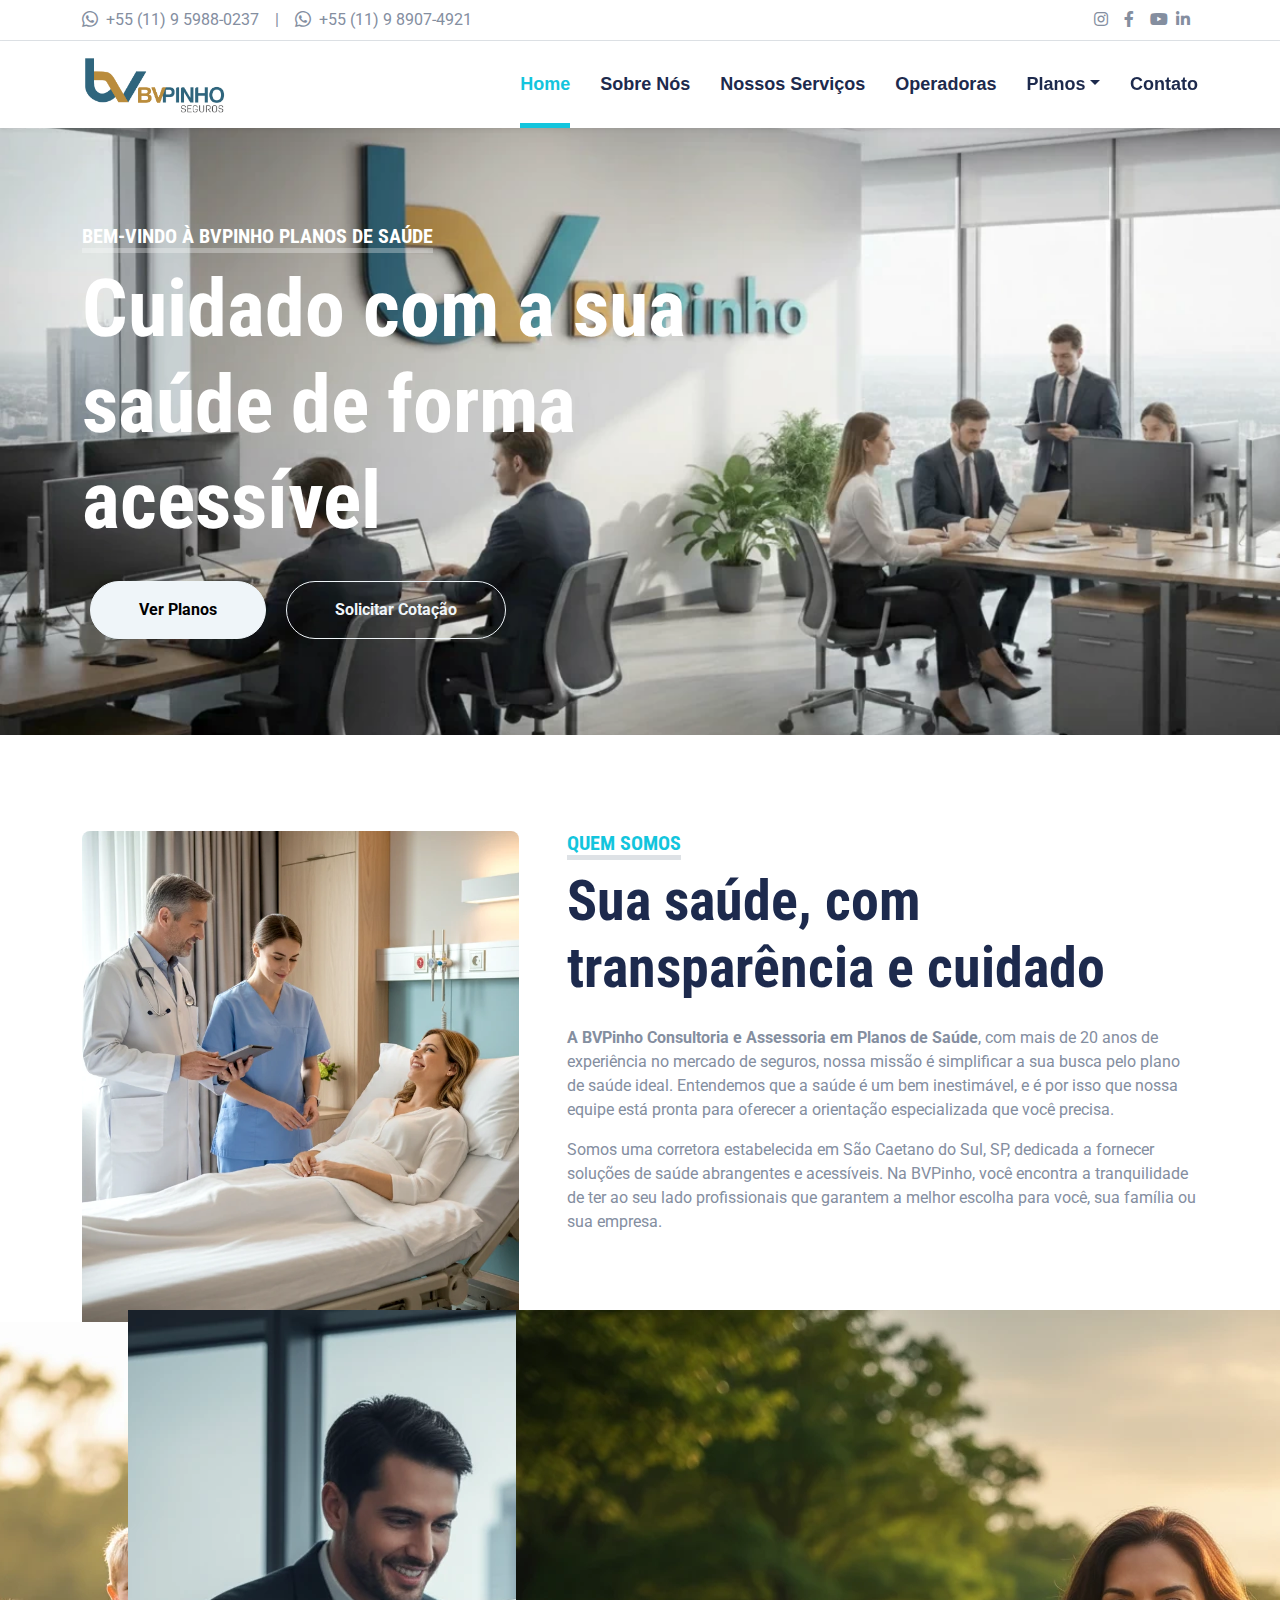
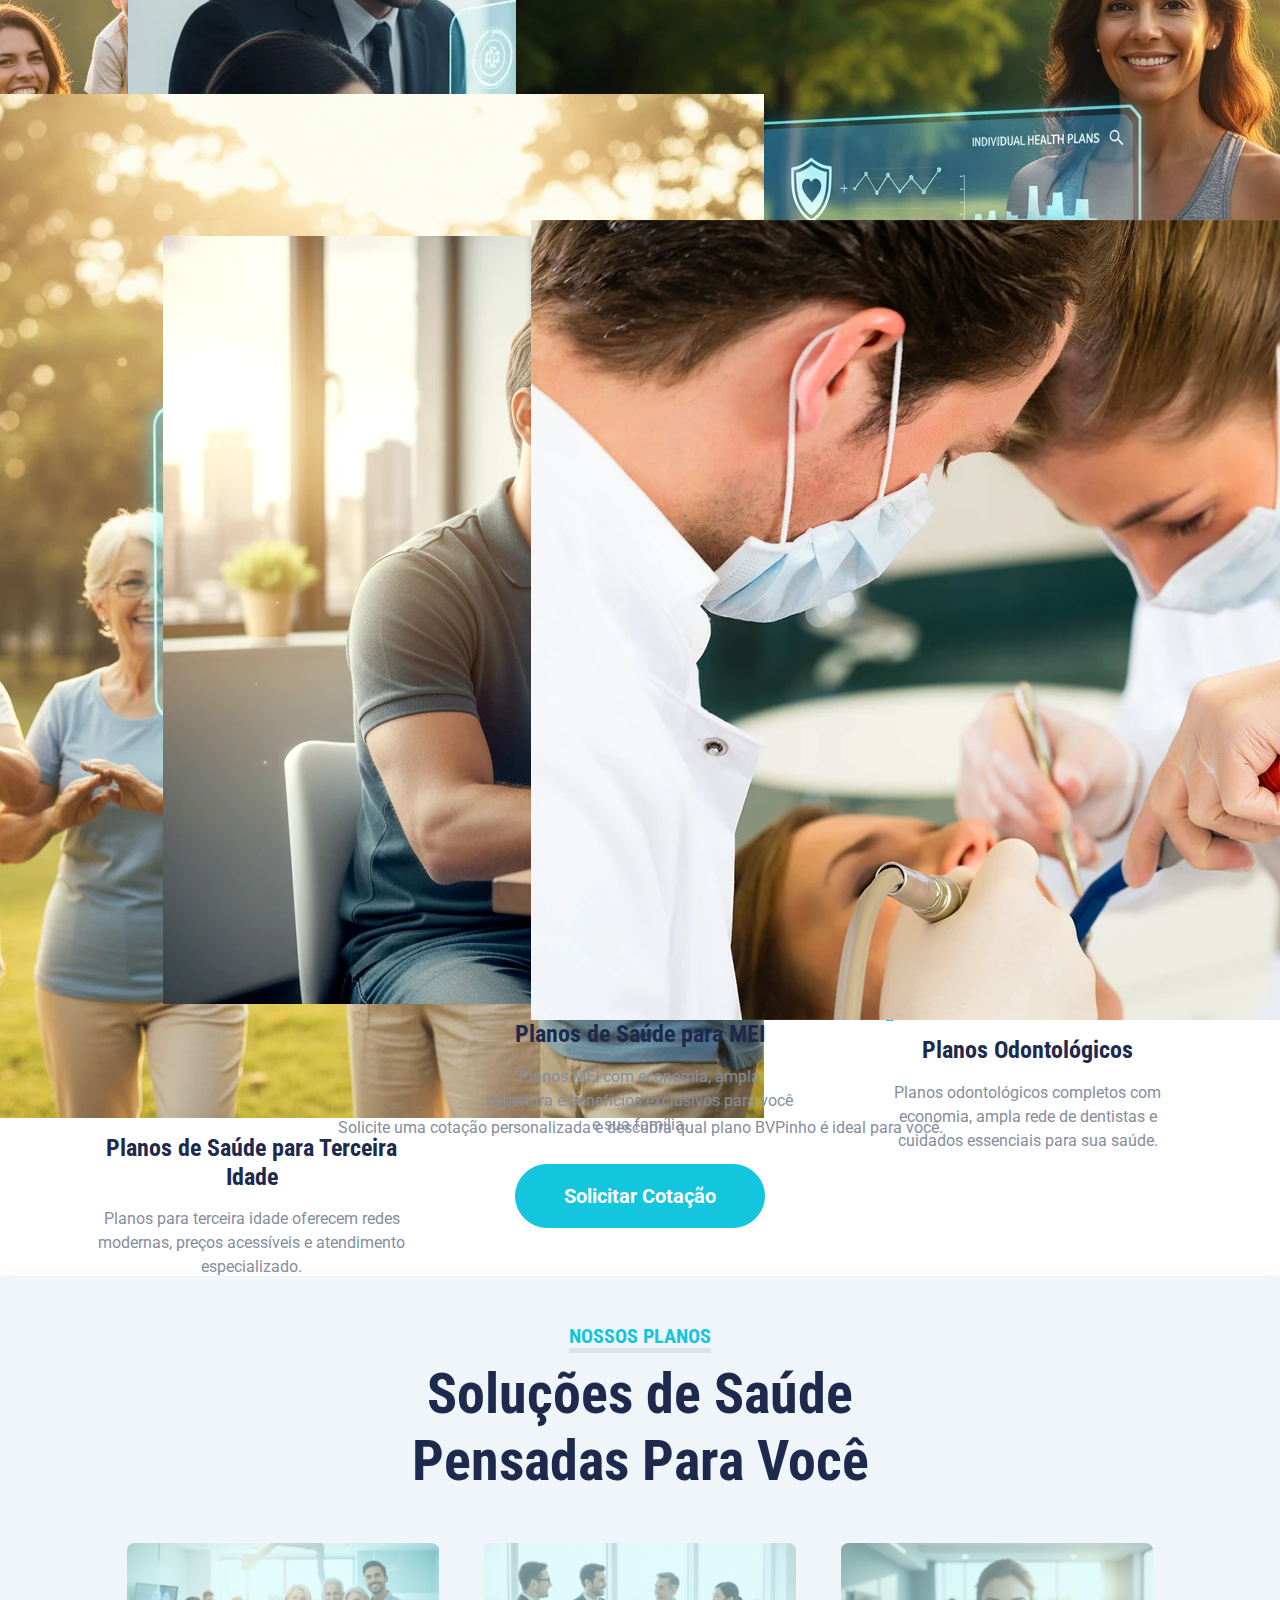
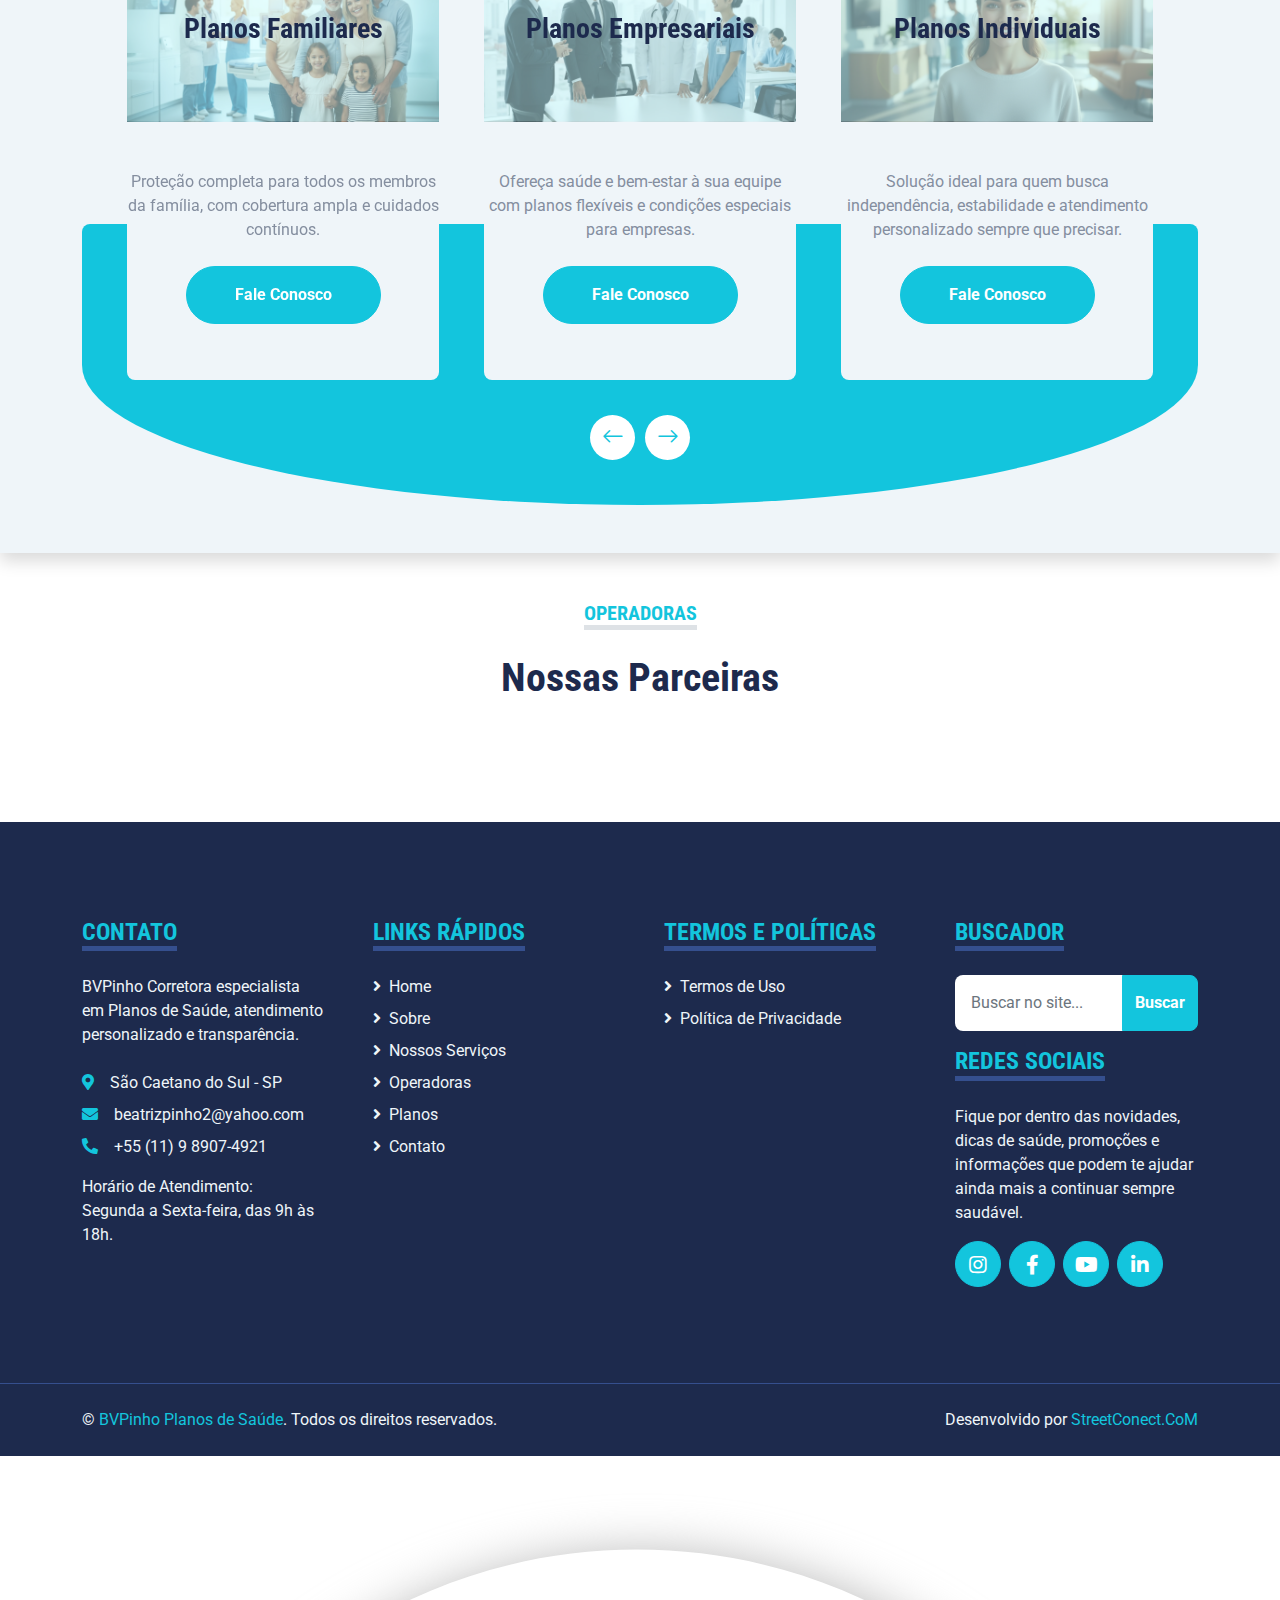
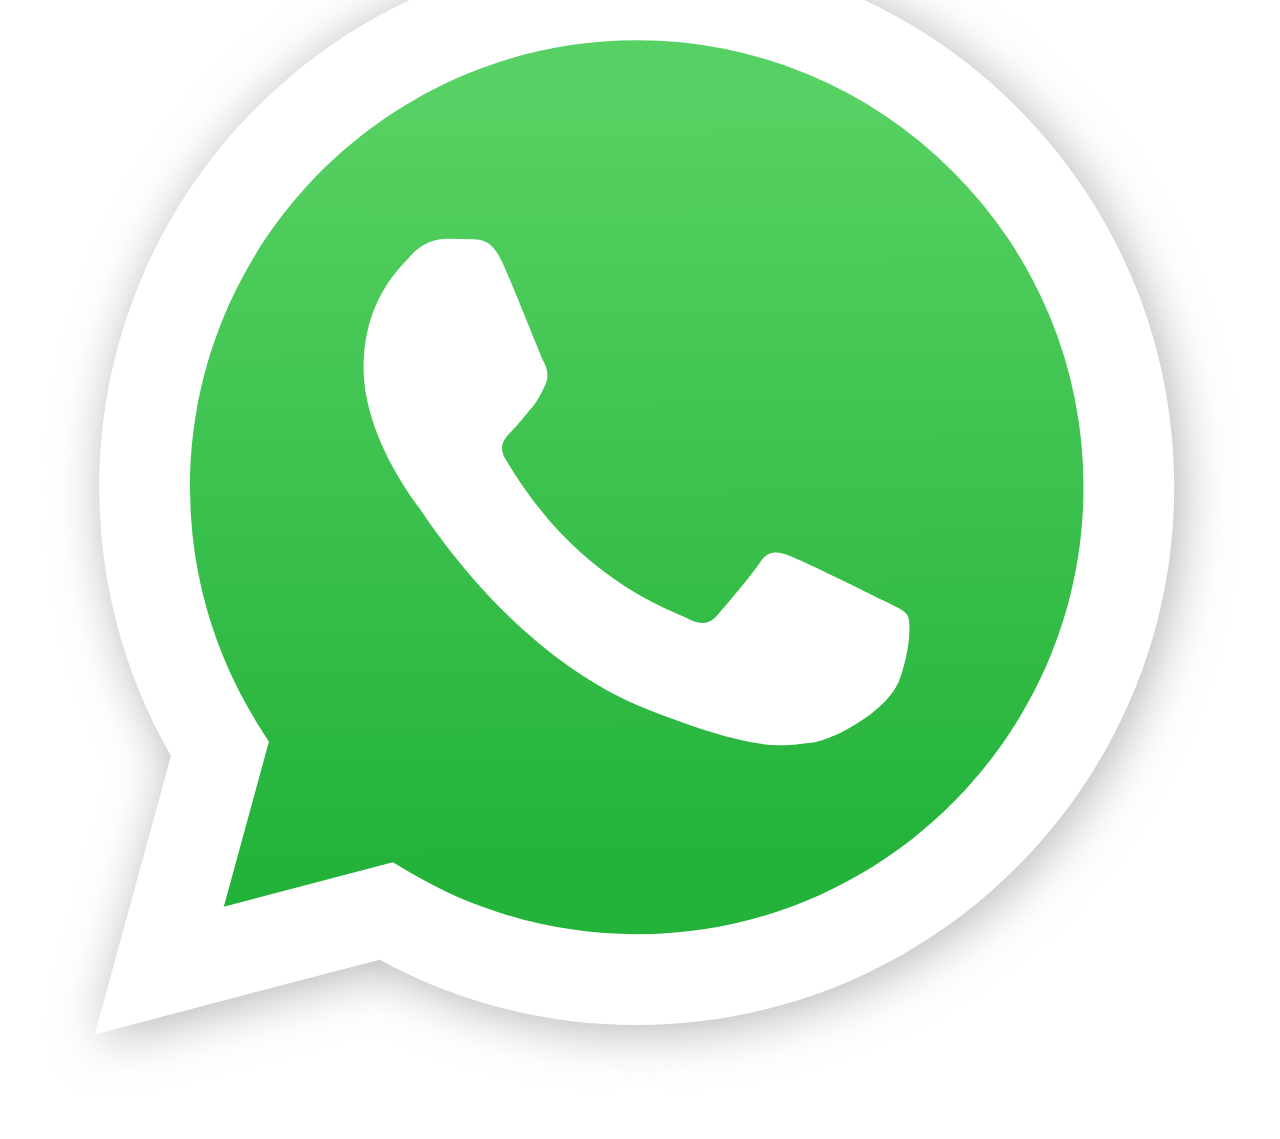
<file: index.html>
<!-- MCLX TOP INI -->
<!DOCTYPE html>
<html lang="pt-BR">
	<head>
		<script type="application/ld+json">
			{
				"@context": "https://schema.org",
				"@graph": [
				{
					"@type": "SiteNavigationElement",
					"@id": "#top-menu",
					"name": "Planos para Empresas",
					"url": "https://bvpinho.com.br/empresarial.html"
				},
				{
					"@type": "SiteNavigationElement",
					"@id": "#top-menu",
					"name": "Planos para MEI",
					"url": "https://bvpinho.com.br/mei.html"
				},
				{
					"@type": "SiteNavigationElement",
					"@id": "#top-menu",
					"name": "Planos Individuais",
					"url": "https://bvpinho.com.br/individual.html"
				},
				{
					"@type": "SiteNavigationElement",
					"@id": "#top-menu",
					"name": "Planos para Terceira Idade",
					"url": "https://bvpinho.com.br/terceiraidade.html"
				},
				{
					"@type": "SiteNavigationElement",
					"@id": "#top-menu",
					"name": "Planos Odontológicos",
					"url": "https://bvpinho.com.br/odontologicos.html"
				},
				{
					"@type": "SiteNavigationElement",
					"@id": "#top-menu",
					"name": "Sobre Nós",
					"url": "https://bvpinho.com.br/about.html"
				}
				]
			}
		</script>
		<!-- Google tag (gtag.js) -->
		<script async src="https://www.googletagmanager.com/gtag/js?id=G-7GDQPE3VZX"></script>
		<script>
			window.dataLayer = window.dataLayer || [];
			function gtag(){dataLayer.push(arguments);}
			gtag('js', new Date());
			gtag('config', 'G-7GDQPE3VZX');
		</script>
		<meta charset="utf-8">
		<title>BVPinho: Planos de Saúde e Odontológicos | Cotação Grátis</title>
		<meta content="width=device-width, initial-scale=1.0" name="viewport">
		<meta content="planos de saúde, planos odontológicos, cotação planos de saúde, BVPinho, planos familiares, planos empresariais, planos individuais, planos MEI, planos terceira idade" name="keywords">
		<meta content="Corretora BVPinho: Encontre o plano de saúde ideal para você, sua família ou empresa. Cotação gratuita e consultoria especializada. Fale conosco!" name="description">
		<link rel="canonical" href="https://bvpinho.com.br/index.html" />
		<meta name="robots" content="index, follow">
		<!-- Open Graph / Social -->
		<meta property="og:title" content="BVPinho: Planos de Saúde e Odontológicos | Cotação Grátis" />
		<meta property="og:description" content="Corretora BVPinho: Encontre o plano de saúde ideal para você, sua família ou empresa. Cotação gratuita e consultoria especializada. Fale conosco!" />
		<meta property="og:type" content="website" />
		<meta property="og:url" content="https://bvpinho.com.br/index.html" />
		<meta property="og:image" content="https://bvpinho.com.br/img/bv-executive2.webp" />
		<meta property="og:site_name" content="BVPinho Planos de Saúde" />
		<!-- Twitter Card -->
		<meta name="twitter:card" content="summary_large_image" />
		<meta name="twitter:title" content="BVPinho: Planos de Saúde e Odontológicos | Cotação Grátis" />
		<meta name="twitter:description" content="Corretora BVPinho: Encontre o plano de saúde ideal para você, sua família ou empresa. Cotação gratuita e consultoria especializada. Fale conosco!" />
		<meta name="twitter:image" content="https://bvpinho.com.br/img/bv-executive2.webp" />
		<!-- JSON-LD (Organization) -->
		<script type="application/ld+json">
			{
				"@context": "https://schema.org",
				"@type": "Organization",
				"name": "BVPinho Planos de Saúde",
				"url": "https://bvpinho.com.br/",
				"logo": "https://bvpinho.com.br/img/bvpinhologo.png",
				"contactPoint": [{
					"@type": "ContactPoint",
					"telephone": "+55 11 98907-4921",
					"contactType": "customer service",
					"areaServed": "BR",
					"availableLanguage": ["Portuguese"]
				}],
				"sameAs": [
				"https://www.facebook.com/beatrizpinhoplanosdesaude/",
				"https://www.instagram.com/beatriz_pinho_planosdesaude/",
				"https://www.youtube.com/@BVPinhoPlanosdeSaude",
				"https://br.linkedin.com/in/beatriz-pinho-b6744188"
				]
			}
		</script>
		<!-- Favicon -->
		<link rel="icon" type="image/x-icon" href="/img/favicon.ico">
		<link rel="icon" type="image/png" sizes="16x16" href="/img/favicon-16x16.png">
		<link rel="icon" type="image/png" sizes="32x32" href="/img/favicon-32x32.png">
		<link rel="apple-touch-icon" href="/img/apple-touch-icon.png">
		<link rel="manifest" href="/img/site.webmanifest">
		<link rel="icon" sizes="192x192" href="/img/android-chrome-192x192.png">
		<link rel="icon" sizes="512x512" href="/img/android-chrome-512x512.png">
		<!-- Google Web Fonts -->
		<link rel="preconnect" href="https://fonts.gstatic.com">
		<link href="https://fonts.googleapis.com/css2?family=Roboto+Condensed:wght@400;700&family=Roboto:wght@400;700&display=swap" rel="stylesheet">
		<!-- Icon Font Stylesheet -->
		<link href="https://cdnjs.cloudflare.com/ajax/libs/font-awesome/5.15.0/css/all.min.css" rel="stylesheet">
		<link href="https://cdn.jsdelivr.net/npm/bootstrap-icons@1.4.1/font/bootstrap-icons.css" rel="stylesheet">
		<!-- Libraries Stylesheet -->
		<link href="lib/owlcarousel/assets/owl.carousel.min.css" rel="stylesheet">
		<link href="lib/tempusdominus/css/tempusdominus-bootstrap-4.min.css" rel="stylesheet" />
		<!-- Customized Bootstrap Stylesheet -->
		<link href="css/bootstrap.min.css" rel="stylesheet">
		<!-- Template Stylesheet -->
		<link href="css/style.css" rel="stylesheet">
	</head>
	<body>
		<!-- Topbar Start -->
		<div class="container-fluid py-2 border-bottom d-none d-lg-block">
			<div class="container">
				<div class="row">
					<div class="col-md-6 text-center text-lg-start mb-2 mb-lg-0">
						<div class="d-inline-flex align-items-center">
							<a class="text-decoration-none text-body pe-3" href="https://api.whatsapp.com/send?phone=5511959880237&text=Ol%C3%A1!%20Gostaria%20de%20receber%20informa%C3%A7%C3%B5es%20sobre%20os%20planos%20de%20sa%C3%BAde%20da%20BVPinho."><i class="bi bi-whatsapp me-2"></i>+55 (11) 9 5988-0237</a>
							<span class="text-body">|</span><a class="text-decoration-none text-body px-3" href="https://api.whatsapp.com/send?phone=5511989074921&text=Ol%C3%A1!%20Gostaria%20de%20receber%20informa%C3%A7%C3%B5es%20sobre%20os%20planos%20de%20sa%C3%BAde%20da%20BVPinho"><i class="bi bi-whatsapp me-2"></i>+55 (11) 9 8907-4921</a>
						</div>
					</div>
					<div class="col-md-6 text-center text-lg-end">
						<div class="d-inline-flex align-items-center">
							<a class="text-body px-2" href="https://www.instagram.com/beatriz_pinho_planosdesaude/"><i class="fab fa-instagram"></i></a>
							<a class="text-body px-2" href="https://www.facebook.com/beatrizpinhoplanosdesaude/"><i class="fab fa-facebook-f"></i></a>
							<a class="text-body ps-2" href="https://www.youtube.com/@BVPinhoPlanosdeSaude"><i class="fab fa-youtube"></i></a>
							<a class="text-body px-2" href="https://br.linkedin.com/in/beatriz-pinho-b6744188"><i class="fab fa-linkedin-in"></i></a>
						</div>
					</div>
				</div>
			</div>
		</div>
		<!-- Topbar End -->
		<!-- Navbar Start -->
		<div class="container-fluid sticky-top bg-white shadow-sm mb-0">
			<div class="container">
				<nav class="navbar navbar-expand-lg bg-white navbar-light py-3 py-lg-0">
					<a href="index.html" class="navbar-brand">
						<img src="img/bvpinhologo.png" alt="BVPinho Planos de Saúde" class="img-fluid" style="height:56px; max-height:56px; width:auto;">
					</a>
					<button class="navbar-toggler" type="button" data-bs-toggle="collapse" data-bs-target="#navbarCollapse">
						<span class="navbar-toggler-icon"></span>
					</button>
					<div class="collapse navbar-collapse" id="navbarCollapse">
						<div class="navbar-nav ms-auto py-0">
							<a href="index.html" class="nav-item nav-link active">Home</a>
							<a href="about.html" class="nav-item nav-link">Sobre Nós</a>
							<a href="index.html#servicos" class="nav-item nav-link">Nossos Serviços</a>
							<a href="operadoras.html" class="nav-item nav-link">Operadoras</a>
							<div class="nav-item dropdown">
								<a href="#" class="nav-link dropdown-toggle" data-bs-toggle="dropdown">Planos</a>
								<div class="dropdown-menu m-0">
									<a href="familia.html" class="dropdown-item">Planos de Saúde Familiar</a>
									<a href="empresarial.html" class="dropdown-item">Planos de Saúde Empresarial</a>
									<a href="individual.html" class="dropdown-item">Planos de Saúde Individual</a>
									<a href="terceiraidade.html" class="dropdown-item">Planos de Saúde para Terceira Idade</a>
									<a href="mei.html" class="dropdown-item">Planos de Saúde para MEI</a>
									<a href="odontologicos.html" class="dropdown-item">Planos Odontológicos</a>
								</div>
							</div>
							<a href="contact.html" class="nav-item nav-link">Contato</a>
						</div>
					</div>
				</nav>
			</div>
		</div>
		<!-- Navbar End -->
		<!-- MCLX TOP END -->
		<!-- Hero Start -->
		<div class="container-fluid bg-primary py-5 mb-5 hero-header"
		style="background-image: url('img/bv-head-work.webp'); background-position: center center; background-size: cover; background-repeat: no-repeat;">
			<div class="container py-5">
				<div class="row justify-content-start">
					<div class="col-lg-8 text-center text-lg-start">
						<h5 class="d-inline-block text-white text-uppercase border-bottom border-5"
						style="border-color: rgba(256, 256, 256, .3) !important;">Bem-vindo à BVPinho Planos de Saúde</h5>
						<h1 class="display-1 text-white mb-md-4">Cuidado com a sua saúde de forma acessível</h1>
						<div class="pt-2">
							<a href="#planos" class="btn btn-light rounded-pill py-md-3 px-md-5 mx-2">Ver Planos</a>
							<a href="contact.html" class="btn btn-outline-light rounded-pill py-md-3 px-md-5 mx-2">Solicitar Cotação</a>
						</div>
					</div>
				</div>
			</div>
		</div>
		<!-- Hero End -->
		<!-- About Start -->
		<div class="container-fluid py-5">
			<div class="container">
				<div class="row gx-5">
					<div class="col-lg-5 mb-5 mb-lg-0" style="min-height: 500px;">
						<div class="position-relative h-100">
							<img class="position-absolute w-100 h-100 rounded" src="img/home_operatorio.webp"
							style="object-fit: cover;" alt="Corretora BVPinho: Consultoria em Planos de Saúde e Odontológicos">
						</div>
					</div>
					<div class="col-lg-7">
						<div class="mb-4">
							<h5 class="d-inline-block text-primary text-uppercase border-bottom border-5">Quem Somos</h5>
							<h1 class="display-4">Sua saúde, com transparência e cuidado</h1>
						</div>
						<p><strong>A BVPinho Consultoria e Assessoria em Planos de Saúde</strong>, com mais de 20 anos de experiência no mercado de seguros, nossa missão é simplificar a sua busca pelo plano de saúde ideal. Entendemos que a saúde é um bem inestimável, e é por isso que nossa equipe está pronta para oferecer a orientação especializada que você precisa.</p>
						<p>Somos uma corretora estabelecida em São Caetano do Sul, SP, dedicada a fornecer soluções de saúde abrangentes e acessíveis. Na BVPinho, você encontra a tranquilidade de ter ao seu lado profissionais que garantem a melhor escolha para você, sua família ou sua empresa.</p>
					</div>
				</div>
				<div id="servicos"></div>
			</div>
		</div>
		<!-- About End -->
		<!-- Services Start -->
		<div class="container-fluid py-5 bg-light">
			<div class="container">
				<div class="text-center mx-auto mb-5" style="max-width: 500px;">
					<h5 class="d-inline-block text-primary text-uppercase border-bottom border-5">Nossos Serviços</h5>
					<h1 class="display-4">O que oferecemos</h1>
				</div>
				<div class="text-center mx-auto mb-5" style="max-width: 1200px;">
					<h4 class="mb-3">Atendimento personalizado, ampla rede credenciada e diversos benefícios para cuidar de você, da sua família e dos seus colaboradores. Trabalhamos com operadoras que garantem cobertura completa em uma vasta rede de serviços, incluindo opções especiais para pequenas e médias empresas.</h4>
				</div>
				<div class="row g-5">
					<div class="col-lg-4 col-md-6">
						<div class="service-item bg-white rounded d-flex flex-column align-items-center justify-content-center text-center p-3">
							<a href="familia.html" class="service-link-img">
								<div class="service-icon-img shadow-circle mb-3">
									<img src="img/familia_saudavel.webp" alt="Planos de Saúde Familiar - BVPinho" class="service-icon-picture">
								</div>
							</a>
							<h4 class="mb-3">Planos de Saúde Familiar</h4>
							<p class="m-0">Escolha o plano ideal para garantir saúde e proteção para você e toda a família.</p>
						</div>
					</div>
					<div class="col-lg-4 col-md-6">
						<div class="service-item bg-white rounded d-flex flex-column align-items-center justify-content-center text-center p-3">
							<a href="empresarial.html" class="service-link-img">
								<div class="service-icon-img shadow-circle mb-3">
									<img src="img/empresa_saudavel.webp" alt="Planos de Saúde Empresarial - BVPinho" class="service-icon-picture">
								</div>
							</a>
							<h4 class="mb-3">Planos de Saúde Empresarial</h4>
							<p class="m-0">Plano empresarial oferece assistência a funcionários, carência menor e análise para reduzir custos.</p>
						</div>
					</div>
					<div class="col-lg-4 col-md-6">
						<div class="service-item bg-white rounded d-flex flex-column align-items-center justify-content-center text-center p-3">
							<a href="individual.html" class="service-link-img">
								<div class="service-icon-img shadow-circle mb-3">
									<img src="img/individual_saudavel.webp" alt="Planos de Saúde Individual - BVPinho" class="service-icon-picture">
								</div>
							</a>
							<h4 class="mb-3">Planos de Saúde Individual</h4>
							<p class="m-0">Plano individual garante autonomia, estabilidade e cobertura ideal com consultoria especializada BVPinho.</p>
						</div>
					</div>
					<div class="col-lg-4 col-md-6">
						<div class="service-item bg-white rounded d-flex flex-column align-items-center justify-content-center text-center p-3">
							<a href="terceiraidade.html" class="service-link-img">
								<div class="service-icon-img shadow-circle mb-3">
									<img src="img/terceira_idade_saudavel.webp" alt="Planos de Saúde para Terceira Idade - BVPinho" class="service-icon-picture">
								</div>
							</a>
							<h4 class="mb-3">Planos de Saúde para Terceira Idade</h4>
							<p class="m-0">Planos para terceira idade oferecem redes modernas, preços acessíveis e atendimento especializado.</p>
						</div>
					</div>
					<div class="col-lg-4 col-md-6">
						<div class="service-item bg-white rounded d-flex flex-column align-items-center justify-content-center text-center p-3">
							<a href="mei.html" class="service-link-img">
								<div class="service-icon-img shadow-circle mb-3">
									<img src="img/bv-mei.webp" alt="Planos de Saúde para MEI - BVPinho" class="service-icon-picture">
								</div>
							</a>
							<h4 class="mb-3">Planos de Saúde para MEI</h4>
							<p class="m-0">Planos MEI com economia, ampla cobertura e benefícios exclusivos para você e sua família.</p>
						</div>
					</div>
					<div class="col-lg-4 col-md-6">
						<div class="service-item bg-white rounded d-flex flex-column align-items-center justify-content-center text-center p-3">
							<a href="odontologicos.html" class="service-link-img">
								<div class="service-icon-img shadow-circle mb-3">
									<img src="img/bv-odonto.webp" alt="Planos Odontológicos - BVPinho" class="service-icon-picture">
								</div>
							</a>
							<h4 class="mb-3">Planos Odontológicos</h4>
							<p class="m-0">Planos odontológicos completos com economia, ampla rede de dentistas e cuidados essenciais para sua saúde.</p>
						</div>
					</div>
				</div>
			</div>
		</div>
		<!-- Services End -->
		<!-- Call To Action Start -->
		<div class="container-fluid py-5">
			<div class="container text-center">
				<h1 class="display-4 text-primary mb-4">Quer cuidar da sua saúde sem comprometer seu bolso?</h1>
				<p class="mb-4">Solicite uma cotação personalizada e descubra qual plano BVPinho é ideal para você.</p>
				<a href="contact.html" class="btn btn-primary btn-lg rounded-pill py-3 px-5">Solicitar Cotação</a>
			</div>
			<div id="planos"></div>
		</div>
		<!-- Call To Action End -->
		<!-- Plan Start -->
		<div class="container-fluid py-5 bg-light shadow">
			<div class="container">
				<div class="text-center mx-auto mb-5" style="max-width: 500px;">
					<h5 class="d-inline-block text-primary text-uppercase border-bottom border-5">
						Nossos Planos
					</h5>
					<h1 class="display-4">Soluções de Saúde Pensadas Para Você</h1>
				</div>
				<div class="owl-carousel price-carousel position-relative" style="padding: 0 45px 45px 45px;">
					<!-- Planos Familiares -->
					<div class="bg-light rounded text-center">
						<div class="position-relative">
							<img class="img-fluid rounded-top" src="img/bv-head-familia.webp" alt="Cotação de Plano de Saúde Familiar">
							<div class="position-absolute w-100 h-100 top-50 start-50 translate-middle
							rounded-top d-flex flex-column align-items-center justify-content-center"
							style="background: rgba(200, 251, 255, 0.50);">
								<h3 class="text-dark">Planos Familiares</h3>
							</div>
						</div>
						<div class="text-center py-5">
							<p>Proteção completa para todos os membros da família, com cobertura ampla e cuidados contínuos.</p>
							<a href="https://api.whatsapp.com/send?phone=5511989074921&text=Olá!%20Quero%20informações%20sobre%20Plano%20Familiar."
							class="btn btn-primary rounded-pill py-3 px-5 my-2">Fale Conosco</a>
						</div>
					</div>
					<!-- Plano Empresarial -->
					<div class="bg-light rounded text-center">
						<div class="position-relative">
							<img class="img-fluid rounded-top" src="img/bv-head-empresarial.webp" alt="Cotação de Plano de Saúde Empresarial">
							<div class="position-absolute w-100 h-100 top-50 start-50 translate-middle
							rounded-top d-flex flex-column align-items-center justify-content-center"
							style="background: rgba(200, 251, 255, 0.50);">
								<h3 class="text-dark">Planos Empresariais</h3>
							</div>
						</div>
						<div class="text-center py-5">
							<p>Ofereça saúde e bem-estar à sua equipe com planos flexíveis e condições especiais para empresas.</p>
							<a href="https://api.whatsapp.com/send?phone=5511989074921&text=Olá!%20Quero%20informações%20sobre%20Plano%20Empresarial."
							class="btn btn-primary rounded-pill py-3 px-5 my-2">Fale Conosco</a>
						</div>
					</div>
					<!-- Plano Individual -->
					<div class="bg-light rounded text-center">
						<div class="position-relative">
							<img class="img-fluid rounded-top" src="img/bv-head-individual.webp" alt="Cotação de Plano de Saúde Individual">
							<div class="position-absolute w-100 h-100 top-50 start-50 translate-middle
							rounded-top d-flex flex-column align-items-center justify-content-center"
							style="background: rgba(200, 251, 255, 0.50);">
								<h3 class="text-dark">Planos Individuais</h3>
							</div>
						</div>
						<div class="text-center py-5">
							<p>Solução ideal para quem busca independência, estabilidade e atendimento personalizado sempre que precisar.</p>
							<a href="https://api.whatsapp.com/send?phone=5511989074921&text=Olá!%20Quero%20informações%20sobre%20Plano%20Individual."
							class="btn btn-primary rounded-pill py-3 px-5 my-2">Fale Conosco</a>
						</div>
					</div>
					<!-- Terceira Idade -->
					<div class="bg-light rounded text-center">
						<div class="position-relative">
							<img class="img-fluid rounded-top" src="img/bv-head-terceiraidade.webp" alt="Cotação de Plano de Saúde para Terceira Idade">
							<div class="position-absolute w-100 h-100 top-50 start-50 translate-middle
							rounded-top d-flex flex-column align-items-center justify-content-center"
							style="background: rgba(200, 251, 255, 0.50);">
								<h3 class="text-dark">Terceira Idade</h3>
							</div>
						</div>
						<div class="text-center py-5">
							<p>Planos dedicados ao público sênior, com atendimento acolhedor, rede especializada e total segurança.</p>
							<a href="https://api.whatsapp.com/send?phone=5511989074921&text=Olá!%20Quero%20informações%20sobre%20Plano%20Terceira%20Idade."
							class="btn btn-primary rounded-pill py-3 px-5 my-2">Fale Conosco</a>
						</div>
					</div>
					<!-- Plano MEI -->
					<div class="bg-light rounded text-center">
						<div class="position-relative">
							<img class="img-fluid rounded-top" src="img/bv-head-mei.webp" alt="Cotação de Plano de Saúde para MEI">
							<div class="position-absolute w-100 h-100 top-50 start-50 translate-middle
							rounded-top d-flex flex-column align-items-center justify-content-center"
							style="background: rgba(200, 251, 255, 0.50);">
								<h3 class="text-dark">Planos MEI</h3>
							</div>
						</div>
						<div class="text-center py-5">
							<p>Economia e ampla cobertura para microempreendedores que desejam segurança e vantagens exclusivas.</p>
							<a href="https://api.whatsapp.com/send?phone=5511989074921&text=Olá!%20Quero%20informações%20sobre%20Plano%20MEI."
							class="btn btn-primary rounded-pill py-3 px-5 my-2">Fale Conosco</a>
						</div>
					</div>
					<!-- Planos Odontológicos -->
					<div class="bg-light rounded text-center">
						<div class="position-relative">
							<img class="img-fluid rounded-top" src="img/bv-head-odonto.webp" alt="Cotação de Plano Odontológico">
							<div class="position-absolute w-100 h-100 top-50 start-50 translate-middle
							rounded-top d-flex flex-column align-items-center justify-content-center"
							style="background: rgba(200, 251, 255, 0.50);">
								<h3 class="text-dark">Planos Odontológicos</h3>
							</div>
						</div>
						<div class="text-center py-5">
							<p>Cuidado completo com a saúde bucal, incluindo consultas, tratamentos e rede credenciada ampla.</p>
							<a href="https://api.whatsapp.com/send?phone=5511989074921&text=Olá!%20Quero%20informações%20sobre%20Plano%20Odontológico."
							class="btn btn-primary rounded-pill py-3 px-5 my-2">Fale Conosco</a>
						</div>
					</div>
				</div>
			</div>
		</div>
		<!-- Plan End -->
		<!-- Partners Start -->
		<div class="container-fluid py-5">
			<div class="container">
				<div class="text-center mx-auto mb-4" style="max-width: 800px;">
					<h5 class="d-inline-block text-primary text-uppercase border-bottom border-5">Operadoras</h5>
					<h2 class="display-6 mt-3">Nossas Parceiras</h2>
				</div>
				<div class="owl-carousel partners-carousel owl-theme">
					<div class="item"><img src="img/partners/amil-logo-bvpinho-seguros.webp" class="img-fluid" alt="Amil"></div>
					<div class="item"><img src="img/partners/bradesco-saude-logo-bvpinho-seguros.webp" class="img-fluid" alt="Bradesco Saúde"></div>
					<div class="item"><img src="img/partners/sulamerica-logo-bvpinho-seguros.webp" class="img-fluid" alt="SulAmérica"></div>
					<div class="item"><img src="img/partners/notredame-logo-bvpinho-seguros.webp" class="img-fluid" alt="NotreDame Intermédica"></div>
					<div class="item"><img src="img/partners/portoseguro-logo-bvpinho-seguros.webp" class="img-fluid" alt="Porto Saúde"></div>
					<div class="item"><img src="img/partners/sao-cristovao-logo-bvpinho-seguros.webp" class="img-fluid" alt="São Cristóvão Saúde"></div>
					<div class="item"><img src="img/partners/transmontano-logo-bvpinho-seguros.webp" class="img-fluid" alt="Transmontano Saúde"></div>
					<div class="item"><img src="img/partners/medsenior-logo-bvpinho-seguros.webp" class="img-fluid" alt="MedSênior Saúde"></div>
					<div class="item"><img src="img/partners/prevent-senior-logo-bvpinho-seguros.webp" class="img-fluid" alt="Prevent Senior"></div>
					<div class="item"><img src="img/partners/hapvida-logo-bvpinho-seguros.webp" class="img-fluid" alt="HapVida"></div>
					<div class="item"><img src="img/partners/alice-logo-bvpinho-seguros.webp" class="img-fluid" alt="Alice"></div>
					<div class="item"><img src="img/partners/sami-logo-bvpinho-seguros.webp" class="img-fluid" alt="Sami"></div>
					<div class="item"><img src="img/partners/santahelena-logo-bvpinho-seguros.webp" class="img-fluid" alt="Santa Helena Saúde"></div>
					<div class="item"><img src="img/partners/unimed-logo-bvpinho-seguros.webp" class="img-fluid" alt="Seguros Unimed"></div>
					<div class="item"><img src="img/partners/blue-logo-bvpinho-seguros.webp" class="img-fluid" alt="Blue Saúde"></div>
				</div>
			</div>
		</div>
		<!-- Partners End -->
		<!-- MCLX BOTTOM INI -->
		<!-- Footer Start -->
		<div class="container-fluid bg-dark text-light mt-5 py-5">
			<div class="container py-5">
				<div class="row g-5">
					<div class="col-lg-3 col-md-6">
						<h4 class="d-inline-block text-primary text-uppercase border-bottom border-5 border-secondary mb-4">Contato</h4>
						<p class="mb-4">BVPinho Corretora especialista em Planos de Saúde, atendimento personalizado e transparência.</p>
						<p class="mb-2"><i class="fa fa-map-marker-alt text-primary me-3"></i>São Caetano do Sul - SP</p>
						<p class="mb-2"><i class="fa fa-envelope text-primary me-3"></i>beatrizpinho2@yahoo.com</p>
						<p class="mb-3"><i class="fa fa-phone-alt text-primary me-3"></i>+55 (11) 9 8907-4921</p>
						<p class="mb-0">Horário de Atendimento:</p>
						<p class="mb-0">Segunda a Sexta-feira, das 9h às 18h.</p>
					</div>
					<div class="col-lg-3 col-md-6">
						<h4 class="d-inline-block text-primary text-uppercase border-bottom border-5 border-secondary mb-4">Links Rápidos</h4>
						<div class="d-flex flex-column justify-content-start">
							<a class="text-light mb-2" href="index.html"><i class="fa fa-angle-right me-2"></i>Home</a>
							<a class="text-light mb-2" href="about.html"><i class="fa fa-angle-right me-2"></i>Sobre</a>
							<a class="text-light mb-2" href="index.html#servicos"><i class="fa fa-angle-right me-2"></i>Nossos Serviços</a>
							<a class="text-light mb-2" href="operadoras.html"><i class="fa fa-angle-right me-2"></i>Operadoras</a>
							<a class="text-light mb-2" href="index.html#planos"><i class="fa fa-angle-right me-2"></i>Planos</a>
							<a class="text-light" href="contact.html"><i class="fa fa-angle-right me-2"></i>Contato</a>
						</div>
					</div>
					<div class="col-lg-3 col-md-6">
						<h4 class="d-inline-block text-primary text-uppercase border-bottom border-5 border-secondary mb-4">Termos e Políticas</h4>
						<div class="d-flex flex-column justify-content-start">
							<a class="text-light mb-2" href="termos-de-uso.html"><i class="fa fa-angle-right me-2"></i>Termos de Uso</a>
							<a class="text-light mb-2" href="politica-privacidade.html"><i class="fa fa-angle-right me-2"></i>Política de Privacidade</a>
						</div>
					</div>
					<div class="col-lg-3 col-md-6">
						<h4 class="d-inline-block text-primary text-uppercase border-bottom border-5 border-secondary mb-4">
							Buscador
						</h4>
						<form action="https://www.google.com/search" method="GET">
							<div class="input-group">
								<!-- Campo de busca -->
								<input type="text" name="q" class="form-control p-3 border-0" placeholder="Buscar no site...">
								<!-- Força o Google a pesquisar apenas no seu site -->
								<input type="hidden" name="sitesearch" value="bvpinho.com.br">
								<button class="btn btn-primary">Buscar</button>
							</div>
						</form>
						<p class="mb5"></p>
						<h4 class="d-inline-block text-primary text-uppercase border-bottom border-5 border-secondary mb-4">Redes Sociais</h4>
						<p>Fique por dentro das novidades, dicas de saúde, promoções e informações que podem te ajudar ainda mais a continuar sempre saudável.</p>
						<div class="d-flex">
							<a class="btn btn-lg btn-primary btn-lg-square rounded-circle me-2" href="https://www.instagram.com/beatriz_pinho_planosdesaude/"><i class="fab fa-instagram"></i></a>
							<a class="btn btn-lg btn-primary btn-lg-square rounded-circle me-2" href="https://www.facebook.com/beatrizpinhoplanosdesaude/"><i class="fab fa-facebook-f"></i></a>
							<a class="btn btn-lg btn-primary btn-lg-square rounded-circle me-2" href="https://www.youtube.com/@BVPinhoPlanosdeSaude"><i class="fab fa-youtube"></i></a>
							<a class="btn btn-lg btn-primary btn-lg-square rounded-circle me-2" href="https://br.linkedin.com/in/beatriz-pinho-b6744188"><i class="fab fa-linkedin-in"></i></a>
						</div>
					</div>
				</div>
			</div>
		</div>
		<div class="container-fluid bg-dark text-light border-top border-secondary py-4">
			<div class="container">
				<div class="row g-5">
					<div class="col-md-6 text-center text-md-start">
						<p class="mb-md-0">&copy; <a class="text-primary" href="#">BVPinho Planos de Saúde</a>. Todos os direitos reservados.</p>
					</div>
					<div class="col-md-6 text-center text-md-end">
						<p class="mb-0 font-mini">Desenvolvido por <a class="text-primary" href="https://streetconect.com">StreetConect.CoM</a></p>
					</div>
				</div>
			</div>
		</div>
		<a href="https://api.whatsapp.com/send?phone=5511989074921&text=Olá! Gostaria de uma cotação de plano de saúde."
		class="btn-whatsapp" target="_blank" aria-label="WhatsApp">
			<img src="img/WhatsApp.svg" alt="WhatsApp">
		</a>
		<!-- Footer End -->
		<!-- Back to Top -->
		<a href="#" class="btn btn-lg btn-primary btn-lg-square back-to-top"><i class="bi bi-arrow-up"></i></a>
		<!-- JavaScript Libraries -->
		<script src="https://code.jquery.com/jquery-3.4.1.min.js"></script>
		<script src="https://cdn.jsdelivr.net/npm/bootstrap@5.0.0/dist/js/bootstrap.bundle.min.js"></script>
		<script src="lib/easing/easing.min.js"></script>
		<script src="lib/waypoints/waypoints.min.js"></script>
		<script src="lib/owlcarousel/owl.carousel.min.js"></script>
		<script src="lib/tempusdominus/js/moment.min.js"></script>
		<script src="lib/tempusdominus/js/moment-timezone.min.js"></script>
		<script src="lib/tempusdominus/js/tempusdominus-bootstrap-4.min.js"></script>
		<!-- Template Javascript -->
		<script src="js/main.js"></script>
		<!-- MCLX BOTTOM END -->
	</body>
</html>
</file>
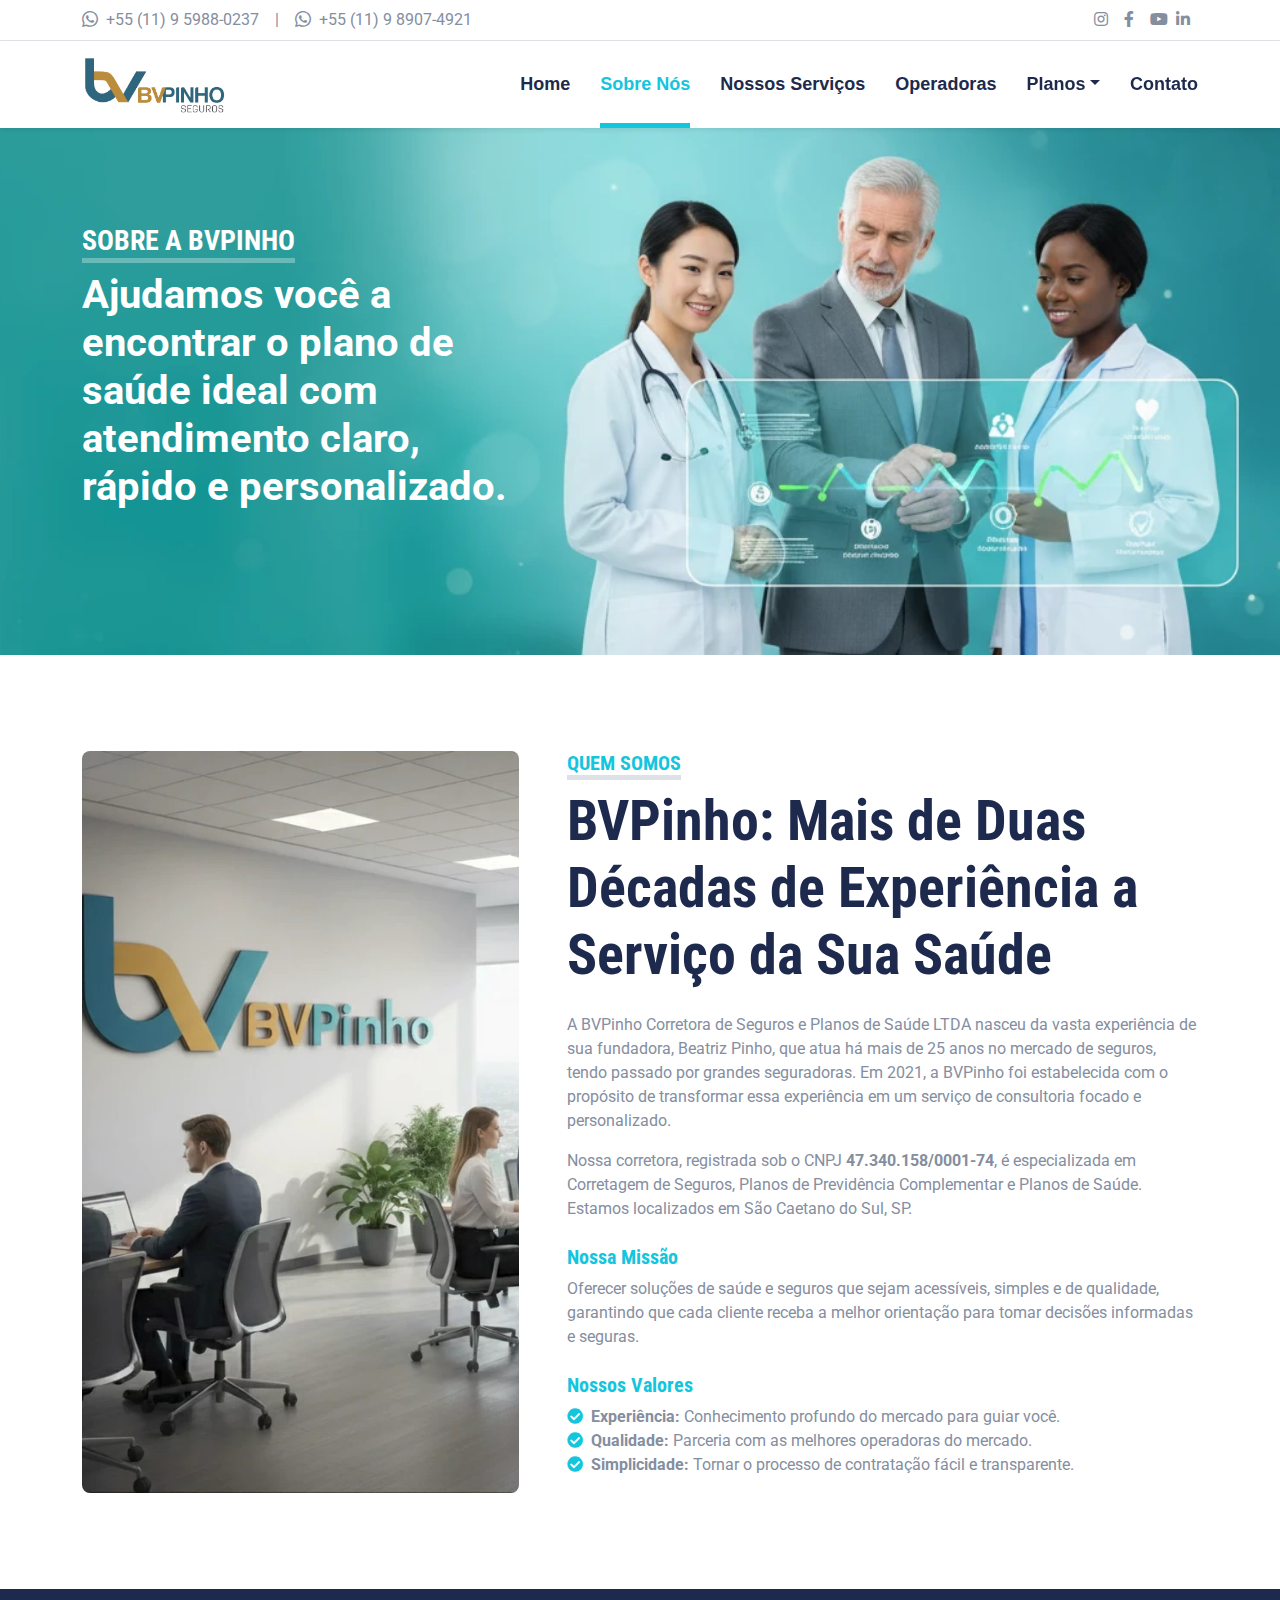
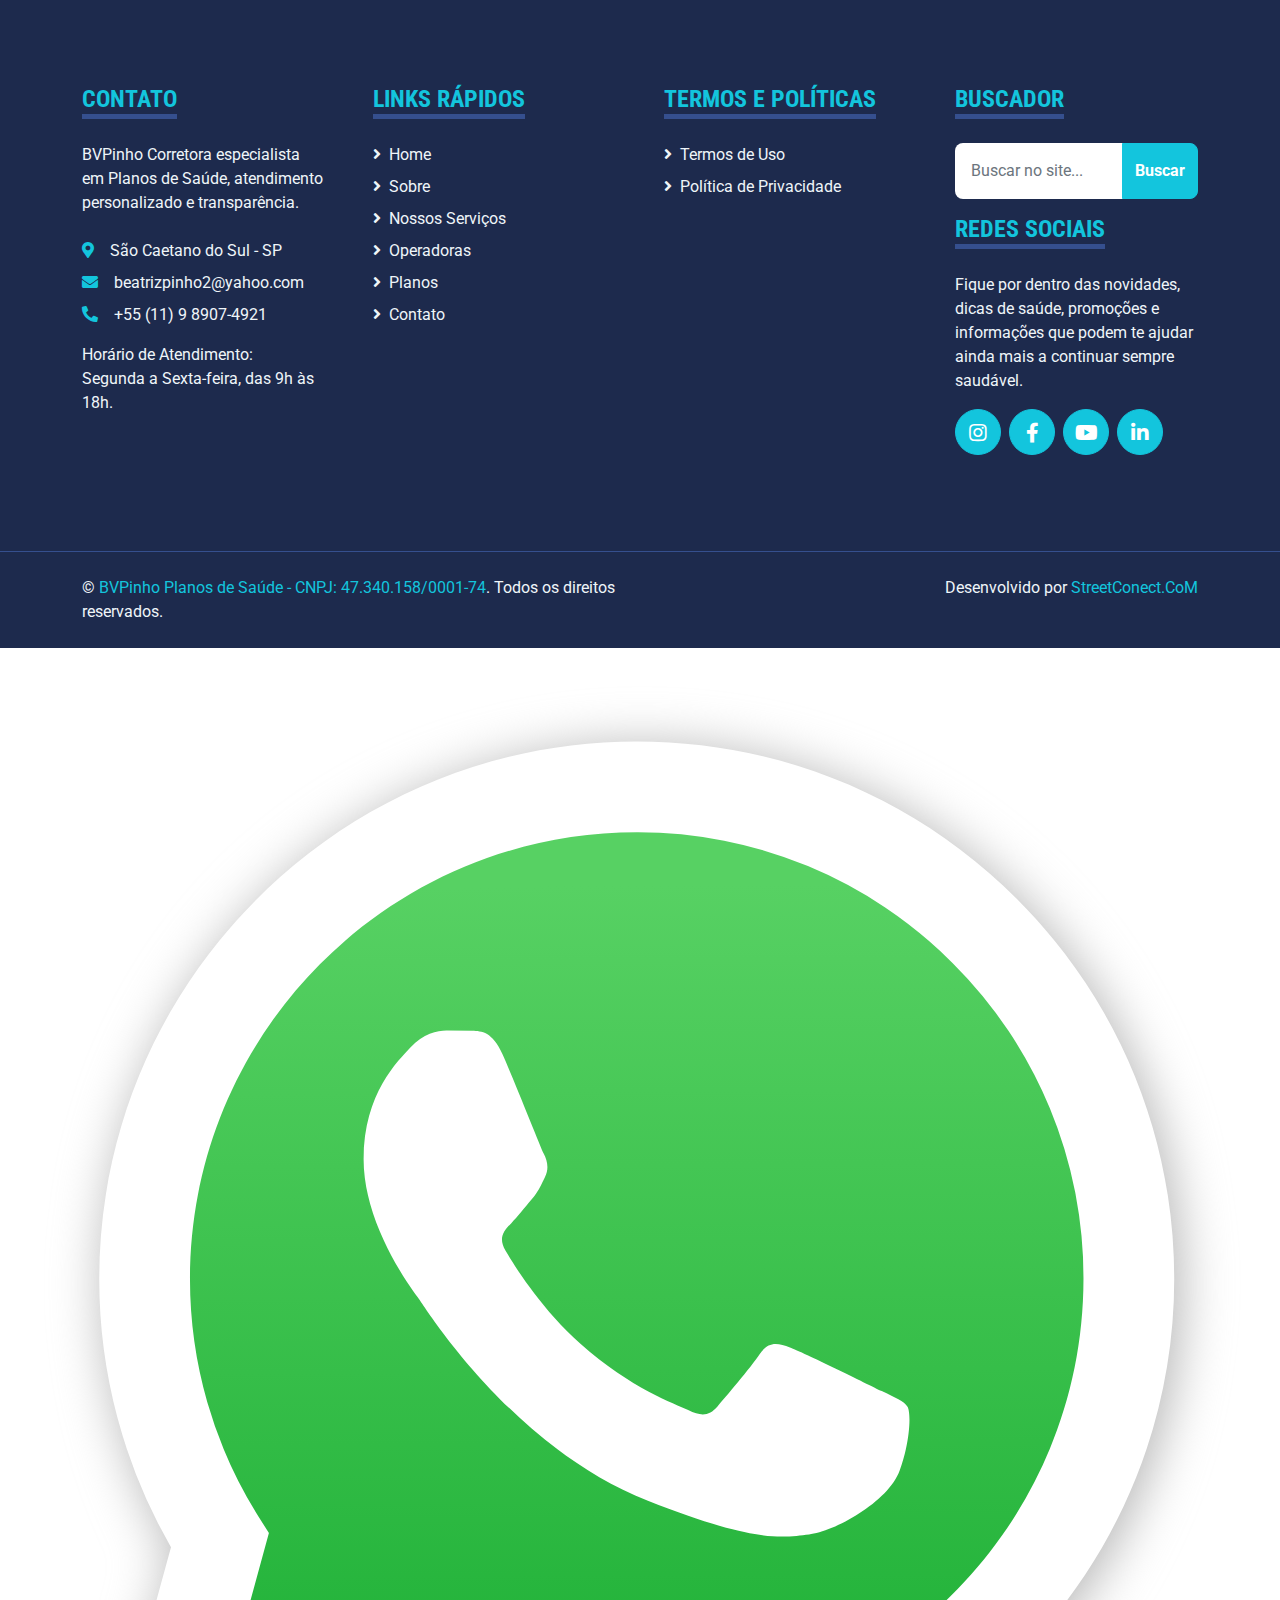
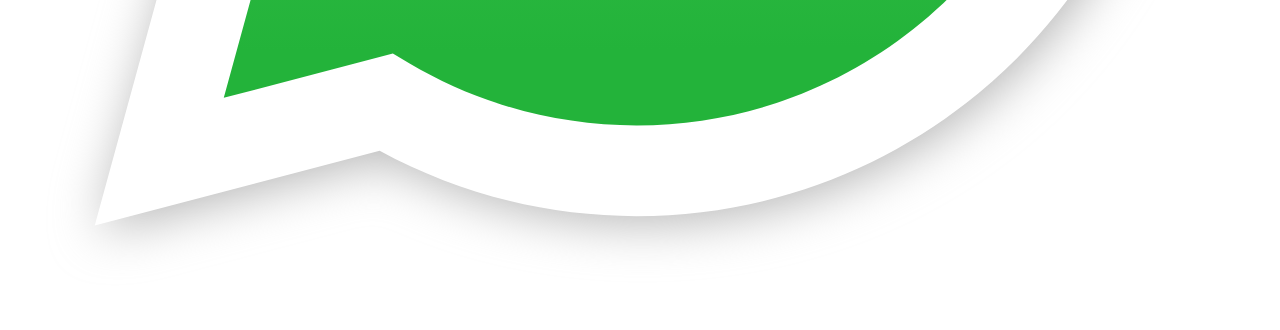
<file: about.html>
<!-- MCLX TOP INI -->
<!DOCTYPE html>
<html lang="pt-BR">
	<head>
	<!-- Google tag (gtag.js) -->
	<script async src="https://www.googletagmanager.com/gtag/js?id=G-7GDQPE3VZX"></script>
	<script>
	window.dataLayer = window.dataLayer || [];
	function gtag(){dataLayer.push(arguments);}
	gtag('js', new Date());

	gtag('config', 'G-7GDQPE3VZX');
	</script>
		<meta charset="utf-8">
		<title>Sobre a BVPinho Corretora de Planos de Saúde com 20 Anos de Experiência</title>
		<meta content="width=device-width, initial-scale=1.0" name="viewport">
		<meta content="sobre BVPinho, corretora de planos de saúde, Beatriz Pinho, 20 anos de experiência, CNPJ 47.340.158/0001-74" name="keywords">
		<meta content="Conheça a BVPinho, sua corretora de planos de saúde em São Caetano do Sul, SP. Mais de 20 anos de experiência e consultoria especializada para você e sua empresa." name="description">
		<link rel="canonical" href="https://bvpinho.com.br/about" />
		<meta name="robots" content="index, follow">
		<!-- Open Graph / Social -->
		<meta property="og:title" content="Sobre a BVPinho Corretora de Planos de Saúde com 20 Anos de Experiência" />
		<meta property="og:description" content="Conheça a BVPinho, sua corretora de planos de saúde em São Caetano do Sul, SP. Mais de 20 anos de experiência e consultoria especializada para você e sua empresa." />
		<meta property="og:type" content="website" />
		<meta property="og:url" content="https://bvpinho.com.br/about" />
		<meta property="og:image" content="https://bvpinho.com.br/img/bv-executive2.webp" />
		<meta property="og:site_name" content="BVPinho Planos de Saúde" />
		<!-- Twitter Card -->
		<meta name="twitter:card" content="summary_large_image" />
		<meta name="twitter:title" content="Sobre a BVPinho Corretora de Planos de Saúde com 20 Anos de Experiência" />
		<meta name="twitter:description" content="Conheça a BVPinho, sua corretora de planos de saúde em São Caetano do Sul, SP. Mais de 20 anos de experiência e consultoria especializada para você e sua empresa." />
		<meta name="twitter:image" content="https://bvpinho.com.br/img/bv-executive2.webp" />
		<!-- JSON-LD (Organization) -->
<script type="application/ld+json">
				{
					"@context": "https://schema.org",
					"@type": "Organization",
					"name": "BVPinho Planos de Saúde",
					"url": "https://bvpinho.com.br/",
					"logo": "https://bvpinho.com.br/img/bvpinhologo.png",
					"contactPoint": [{
						"@type": "ContactPoint",
						"telephone": "+55 11 98907-4921",
						"contactType": "customer service",
						"areaServed": "BR",
						"availableLanguage": ["Portuguese"]
					}],
					"sameAs": [
					"https://www.facebook.com/beatrizpinhoplanosdesaude/",
					"https://www.instagram.com/bv_pinho/",
					"https://www.youtube.com/@BVPinhoPlanosdeSaude",
					"https://br.linkedin.com/in/beatriz-pinho-b6744188"
					]
				}
			</script>
		<!-- Favicon -->
		<link rel="icon" type="image/x-icon" href="/img/favicon.ico">
		<link rel="icon" type="image/png" sizes="16x16" href="/img/favicon-16x16.png">
		<link rel="icon" type="image/png" sizes="32x32" href="/img/favicon-32x32.png">
		<link rel="apple-touch-icon" href="/img/apple-touch-icon.png">
		<link rel="manifest" href="/img/site.webmanifest">
		<link rel="icon" sizes="192x192" href="/img/android-chrome-192x192.png">
		<link rel="icon" sizes="512x512" href="/img/android-chrome-512x512.png">
		<!-- Google Web Fonts -->
		<link rel="preconnect" href="https://fonts.gstatic.com">
		<link href="https://fonts.googleapis.com/css2?family=Roboto+Condensed:wght@400;700&family=Roboto:wght@400;700&display=swap" rel="stylesheet">
		<!-- Icon Font Stylesheet -->
		<link href="https://cdnjs.cloudflare.com/ajax/libs/font-awesome/5.15.0/css/all.min.css" rel="stylesheet">
		<link href="https://cdn.jsdelivr.net/npm/bootstrap-icons@1.4.1/font/bootstrap-icons.css" rel="stylesheet">
		<!-- Libraries Stylesheet -->
		<link href="lib/owlcarousel/assets/owl.carousel.min.css" rel="stylesheet">
		<link href="lib/tempusdominus/css/tempusdominus-bootstrap-4.min.css" rel="stylesheet" />
		<!-- Customized Bootstrap Stylesheet -->
		<link href="css/bootstrap.min.css" rel="stylesheet">
		<!-- Template Stylesheet -->
		<link href="css/style.css" rel="stylesheet">
	</head>
	<body>
		<!-- Topbar Start -->
		<div class="container-fluid py-2 border-bottom d-none d-lg-block">
			<div class="container">
				<div class="row">
					<div class="col-md-6 text-center text-lg-start mb-2 mb-lg-0">
						<div class="d-inline-flex align-items-center">
							<a class="text-decoration-none text-body pe-3" href="https://api.whatsapp.com/send?phone=5511959880237&text=Ol%C3%A1!%20Gostaria%20de%20receber%20informa%C3%A7%C3%B5es%20sobre%20os%20planos%20de%20sa%C3%BAde%20da%20BVPinho."><i class="bi bi-whatsapp me-2"></i>+55 (11) 9 5988-0237</a>
							<span class="text-body">|</span><a class="text-decoration-none text-body px-3" href="https://api.whatsapp.com/send?phone=5511989074921&text=Ol%C3%A1!%20Gostaria%20de%20receber%20informa%C3%A7%C3%B5es%20sobre%20os%20planos%20de%20sa%C3%BAde%20da%20BVPinho"><i class="bi bi-whatsapp me-2"></i>+55 (11) 9 8907-4921</a>
						</div>
					</div>
					<div class="col-md-6 text-center text-lg-end">
						<div class="d-inline-flex align-items-center">
							<a class="text-body px-2" href="https://www.instagram.com/bv_pinho/"><i class="fab fa-instagram"></i></a>
							<a class="text-body px-2" href="https://www.facebook.com/beatrizpinhoplanosdesaude/"><i class="fab fa-facebook-f"></i></a>
							<a class="text-body ps-2" href="https://www.youtube.com/@BVPinhoPlanosdeSaude"><i class="fab fa-youtube"></i></a>
							<a class="text-body px-2" href="https://br.linkedin.com/in/beatriz-pinho-b6744188"><i class="fab fa-linkedin-in"></i></a>
						</div>
					</div>
				</div>
			</div>
		</div>
		<!-- Topbar End -->
		<!-- Navbar Start -->
		<div class="container-fluid sticky-top bg-white shadow-sm mb-0">
			<div class="container">
				<nav class="navbar navbar-expand-lg bg-white navbar-light py-3 py-lg-0">
					<a href="/" class="navbar-brand">
						<img src="img/bvpinhologo.png" alt="BVPinho Planos de Saúde" class="img-fluid" style="height:56px; max-height:56px; width:auto;">
					</a>
					<button class="navbar-toggler" type="button" data-bs-toggle="collapse" data-bs-target="#navbarCollapse">
						<span class="navbar-toggler-icon"></span>
					</button>
					<div class="collapse navbar-collapse" id="navbarCollapse">
						<div class="navbar-nav ms-auto py-0">
							<a href="/" class="nav-item nav-link">Home</a>
							<a href="about" class="nav-item nav-link active">Sobre Nós</a>
							<a href="index#servicos" class="nav-item nav-link">Nossos Serviços</a>
							<a href="operadoras" class="nav-item nav-link">Operadoras</a>
							<div class="nav-item dropdown">
								<a href="#" class="nav-link dropdown-toggle" data-bs-toggle="dropdown">Planos</a>
								<div class="dropdown-menu m-0">
									<a href="familia" class="dropdown-item">Planos de Saúde Familiar</a>
									<a href="empresarial" class="dropdown-item">Planos de Saúde Empresarial</a>
									<a href="individual" class="dropdown-item">Planos de Saúde Individual</a>
									<a href="terceiraidade" class="dropdown-item">Planos de Saúde para Terceira Idade</a>
									<a href="mei" class="dropdown-item">Planos de Saúde para MEI</a>
									<a href="odontologicos" class="dropdown-item">Planos Odontológicos</a>
								</div>
							</div>
							<a href="contact" class="nav-item nav-link">Contato</a>
						</div>
					</div>
				</nav>
			</div>
		</div>
		<!-- Navbar End -->
		<!-- MCLX TOP END -->
		<!-- Hero Start -->
		<div class="container-fluid bg-primary py-5 mb-5 hero-header"
		style="background-image: url('img/bv_about.webp'); background-position: top right; background-size: cover; background-repeat: no-repeat;">
			<div class="container py-5">
				<div class="row justify-content-start">
					<div class="col-lg-5 text-center text-lg-start">
						<h3 class="d-inline-block text-white text-uppercase border-bottom border-5"
						style="border-color: rgba(256, 256, 256, .3) !important;">Sobre a BVPinho</h3>
						<p class="display-6 text-white mb-md-5">Ajudamos você a encontrar o plano de saúde ideal com atendimento claro, rápido e personalizado.</p>
					</div>
				</div>
			</div>
		</div>
		<!-- Hero End -->
		<!-- About Start -->
		<div class="container-fluid py-5">
			<div class="container">
				<div class="row gx-5">
					<div class="col-lg-5 mb-5 mb-lg-0" style="min-height: 500px;">
						<div class="position-relative h-100">
							<img class="position-absolute w-100 h-100 rounded" src="img/bv-head-work.webp" style="object-fit: cover;" alt="Beatriz Pinho, fundadora da BVPinho, com mais de 20 anos de experiência em planos de saúde" loading="lazy" decoding="async">
						</div>
					</div>
					<div class="col-lg-7">
						<div class="mb-4">
							<h5 class="d-inline-block text-primary text-uppercase border-bottom border-5">Quem Somos</h5>
							<h1 class="display-4">BVPinho: Mais de Duas Décadas de Experiência a Serviço da Sua Saúde</h1>
						</div>
						<p>A BVPinho Corretora de Seguros e Planos de Saúde LTDA nasceu da vasta experiência de sua fundadora, Beatriz Pinho, que atua há mais de 25 anos no mercado de seguros, tendo passado por grandes seguradoras. Em 2021, a BVPinho foi estabelecida com o propósito de transformar essa experiência em um serviço de consultoria focado e personalizado.</p>
						<p>Nossa corretora, registrada sob o CNPJ <strong>47.340.158/0001-74</strong>, é especializada em Corretagem de Seguros, Planos de Previdência Complementar e Planos de Saúde. Estamos localizados em São Caetano do Sul, SP.</p>
						<h5 class="mt-4 text-primary">Nossa Missão</h5>
						<p>Oferecer soluções de saúde e seguros que sejam acessíveis, simples e de qualidade, garantindo que cada cliente receba a melhor orientação para tomar decisões informadas e seguras.</p>
						<h5 class="mt-4 text-primary">Nossos Valores</h5>
						<ul class="mt-2 list-unstyled">
							<li><i class="fa fa-check-circle text-primary me-2"></i><strong>Experiência:</strong> Conhecimento profundo do mercado para guiar você.</li>
							<li><i class="fa fa-check-circle text-primary me-2"></i><strong>Qualidade:</strong> Parceria com as melhores operadoras do mercado.</li>
							<li><i class="fa fa-check-circle text-primary me-2"></i><strong>Simplicidade:</strong> Tornar o processo de contratação fácil e transparente.</li>
						</ul>
					</div>
				</div>
			</div>
		</div>
		<!-- About End -->
		<!-- MCLX BOTTOM INI -->
		<!-- Footer Start -->
		<div class="container-fluid bg-dark text-light mt-5 py-5">
			<div class="container py-5">
				<div class="row g-5">
					<div class="col-lg-3 col-md-6">
						<h4 class="d-inline-block text-primary text-uppercase border-bottom border-5 border-secondary mb-4">Contato</h4>
						<p class="mb-4">BVPinho Corretora especialista em Planos de Saúde, atendimento personalizado e transparência.</p>
						<p class="mb-2"><i class="fa fa-map-marker-alt text-primary me-3"></i>São Caetano do Sul - SP</p>
						<p class="mb-2"><i class="fa fa-envelope text-primary me-3"></i>beatrizpinho2@yahoo.com</p>
						<p class="mb-3"><i class="fa fa-phone-alt text-primary me-3"></i>+55 (11) 9 8907-4921</p>
						<p class="mb-0">Horário de Atendimento:</p>
						<p class="mb-0">Segunda a Sexta-feira, das 9h às 18h.</p>
					</div>
					<div class="col-lg-3 col-md-6">
						<h4 class="d-inline-block text-primary text-uppercase border-bottom border-5 border-secondary mb-4">Links Rápidos</h4>
						<div class="d-flex flex-column justify-content-start">
							<a class="text-light mb-2" href="index"><i class="fa fa-angle-right me-2"></i>Home</a>
							<a class="text-light mb-2" href="about"><i class="fa fa-angle-right me-2"></i>Sobre</a>
							<a class="text-light mb-2" href="index#servicos"><i class="fa fa-angle-right me-2"></i>Nossos Serviços</a>
							<a class="text-light mb-2" href="operadoras"><i class="fa fa-angle-right me-2"></i>Operadoras</a>
							<a class="text-light mb-2" href="index#planos"><i class="fa fa-angle-right me-2"></i>Planos</a>
							<a class="text-light" href="contact"><i class="fa fa-angle-right me-2"></i>Contato</a>
						</div>
					</div>
					<div class="col-lg-3 col-md-6">
						<h4 class="d-inline-block text-primary text-uppercase border-bottom border-5 border-secondary mb-4">Termos e Políticas</h4>
						<div class="d-flex flex-column justify-content-start">
							<a class="text-light mb-2" href="termos-de-uso"><i class="fa fa-angle-right me-2"></i>Termos de Uso</a>
							<a class="text-light mb-2" href="politica-privacidade"><i class="fa fa-angle-right me-2"></i>Política de Privacidade</a>
						</div>
					</div>
					<div class="col-lg-3 col-md-6">
						<h4 class="d-inline-block text-primary text-uppercase border-bottom border-5 border-secondary mb-4">
							Buscador
						</h4>
						<form action="https://www.google.com/search" method="GET">
							<div class="input-group">
								<!-- Campo de busca -->
								<input type="text" name="q" class="form-control p-3 border-0" placeholder="Buscar no site...">
								
								<input type="hidden" name="sitesearch" value="bvpinho.com.br">
								<button class="btn btn-primary">Buscar</button>
							</div>
						</form>
						<p class="mb5"></p>
						<h4 class="d-inline-block text-primary text-uppercase border-bottom border-5 border-secondary mb-4">Redes Sociais</h4>
						<p>Fique por dentro das novidades, dicas de saúde, promoções e informações que podem te ajudar ainda mais a continuar sempre saudável.</p>
						<div class="d-flex">
							<a class="btn btn-lg btn-primary btn-lg-square rounded-circle me-2" href="https://www.instagram.com/bv_pinho/"><i class="fab fa-instagram"></i></a>
							<a class="btn btn-lg btn-primary btn-lg-square rounded-circle me-2" href="https://www.facebook.com/beatrizpinhoplanosdesaude/"><i class="fab fa-facebook-f"></i></a>
							<a class="btn btn-lg btn-primary btn-lg-square rounded-circle me-2" href="https://www.youtube.com/@BVPinhoPlanosdeSaude"><i class="fab fa-youtube"></i></a>
							<a class="btn btn-lg btn-primary btn-lg-square rounded-circle me-2" href="https://br.linkedin.com/in/beatriz-pinho-b6744188"><i class="fab fa-linkedin-in"></i></a>
						</div>
					</div>
				</div>
			</div>
		</div>
		<div class="container-fluid bg-dark text-light border-top border-secondary py-4">
			<div class="container">
				<div class="row g-5">
					<div class="col-md-6 text-center text-md-start">
						<p class="mb-md-0">&copy; <a class="text-primary" href="#">BVPinho Planos de Saúde - CNPJ: 47.340.158/0001-74</a>. Todos os direitos reservados.</p>
					</div>
					<div class="col-md-6 text-center text-md-end">
						<p class="mb-0 font-mini">Desenvolvido por <a class="text-primary" href="https://streetconect.com">StreetConect.CoM</a></p>
					</div>
				</div>
			</div>
		</div>
		<a href="https://api.whatsapp.com/send?phone=5511989074921&text=Olá! Gostaria de mais informações."
		class="btn-whatsapp" target="_blank" aria-label="WhatsApp">
			<img src="img/WhatsApp.svg" alt="WhatsApp">
		</a>
		<!-- Footer End -->
		<!-- Back to Top -->
		<a href="#" class="btn btn-lg btn-primary btn-lg-square back-to-top"><i class="bi bi-arrow-up"></i></a>
		<!-- JavaScript Libraries -->
		<script src="https://code.jquery.com/jquery-3.4.1.min.js"></script>
		<script src="https://cdn.jsdelivr.net/npm/bootstrap@5.0.0/dist/js/bootstrap.bundle.min.js"></script>
		<script src="lib/easing/easing.min.js"></script>
		<script src="lib/waypoints/waypoints.min.js"></script>
		<script src="lib/owlcarousel/owl.carousel.min.js"></script>
		<script src="lib/tempusdominus/js/moment.min.js"></script>
		<script src="lib/tempusdominus/js/moment-timezone.min.js"></script>
		<script src="lib/tempusdominus/js/tempusdominus-bootstrap-4.min.js"></script>
		<!-- Template Javascript -->
		<script src="js/main.js"></script>
		<!-- MCLX BOTTOM END -->
	</body>
</html>
</file>
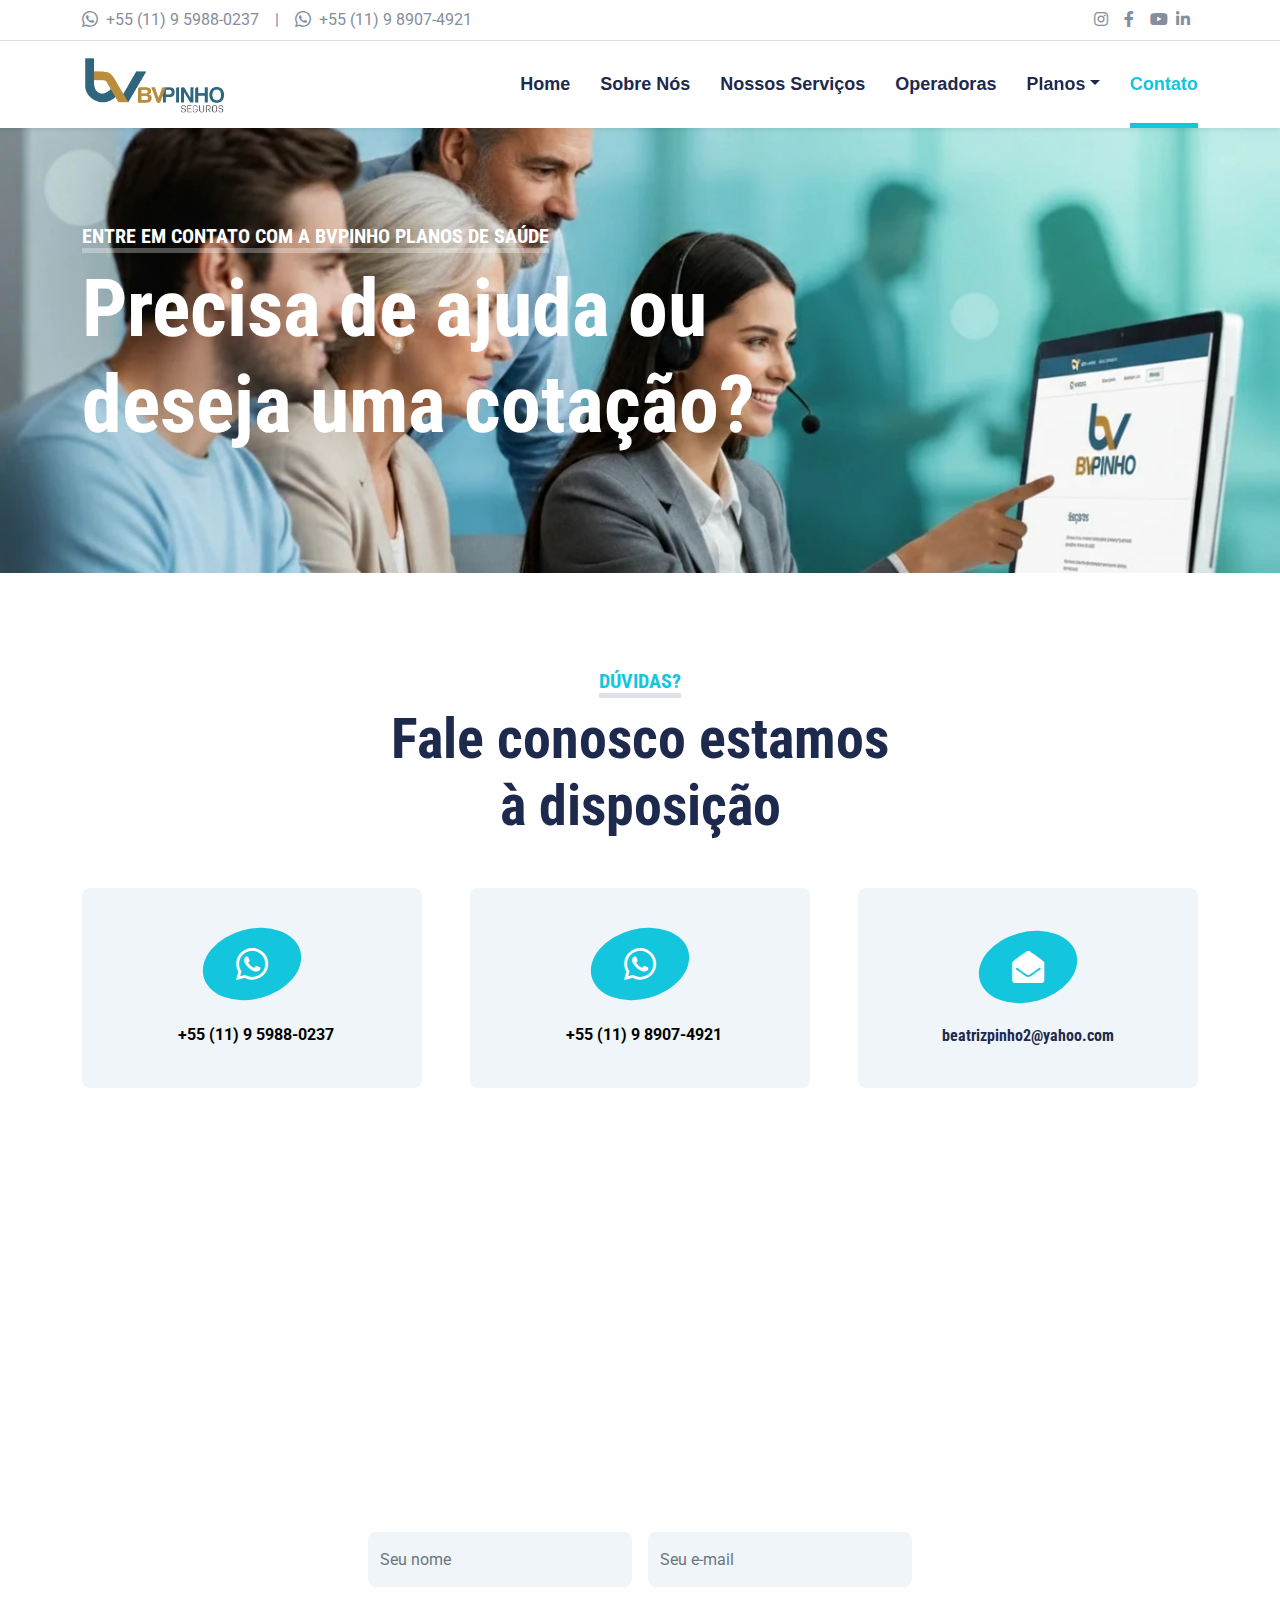
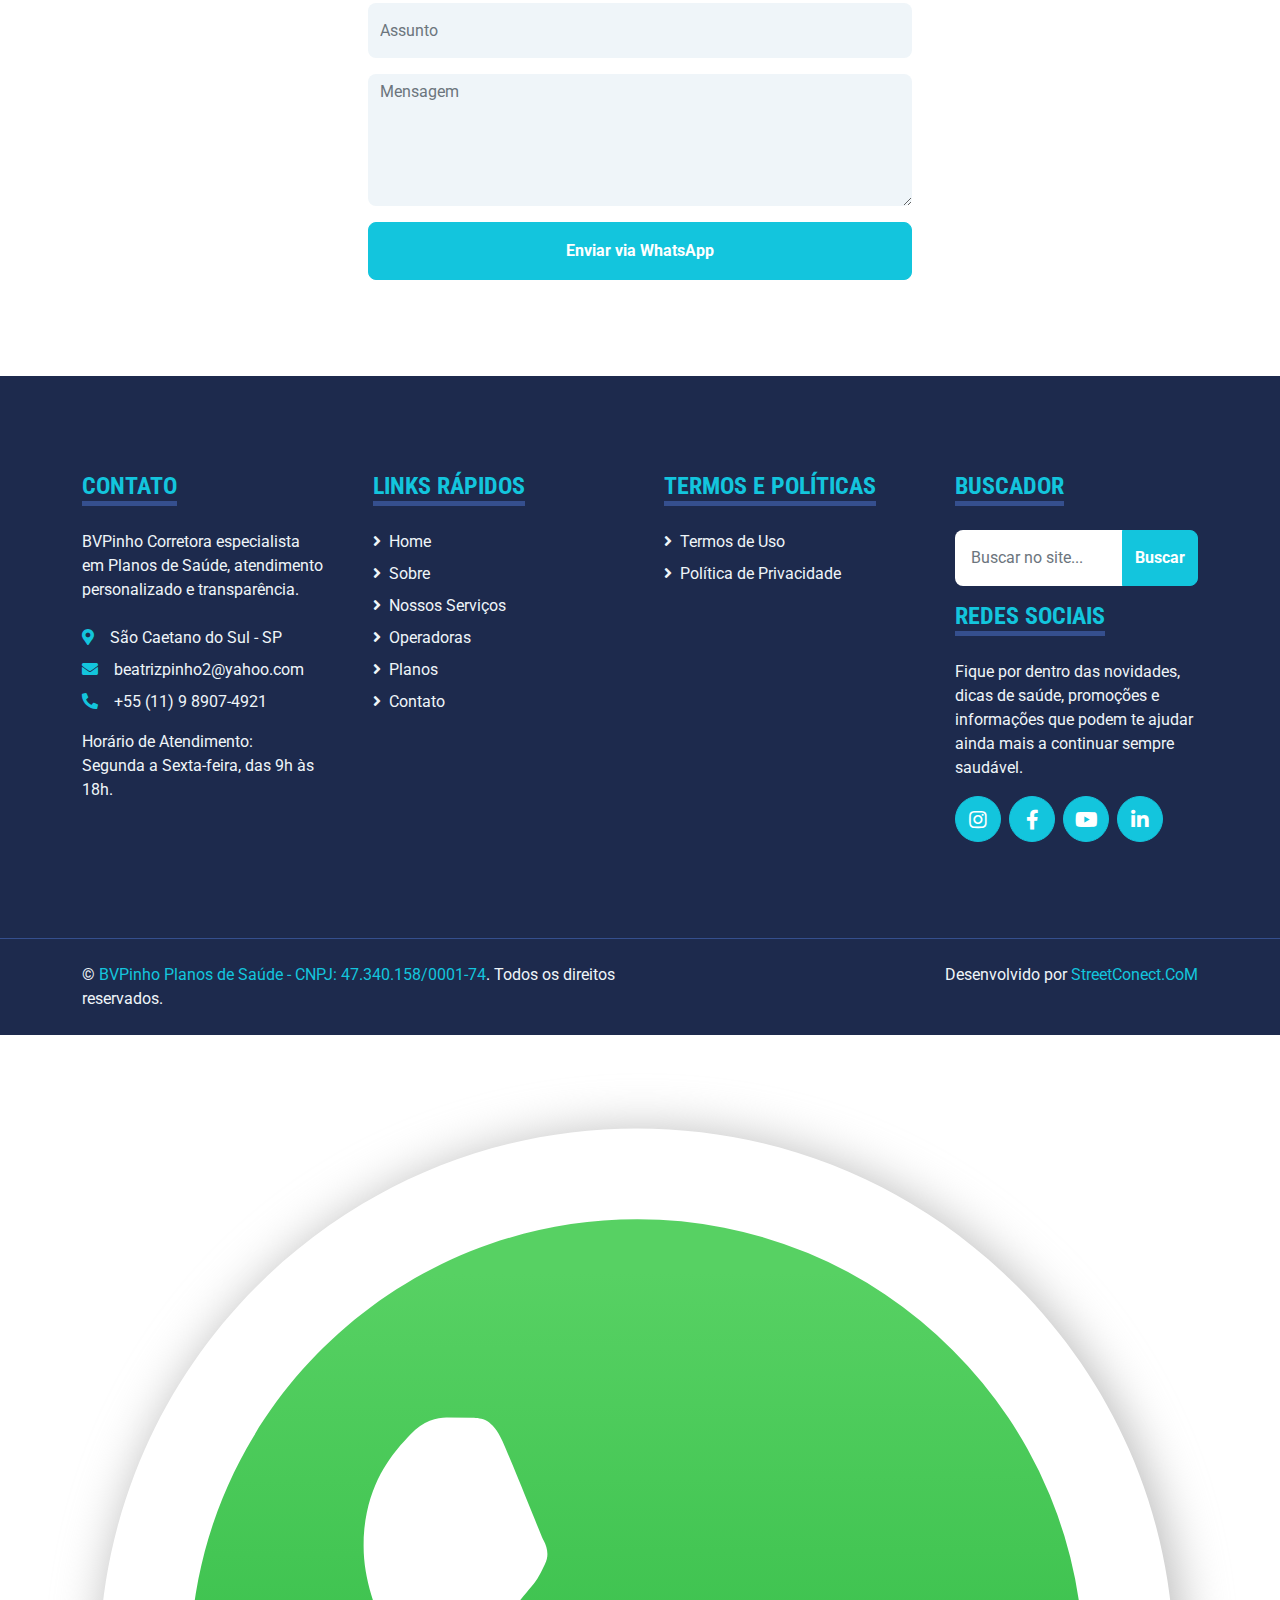
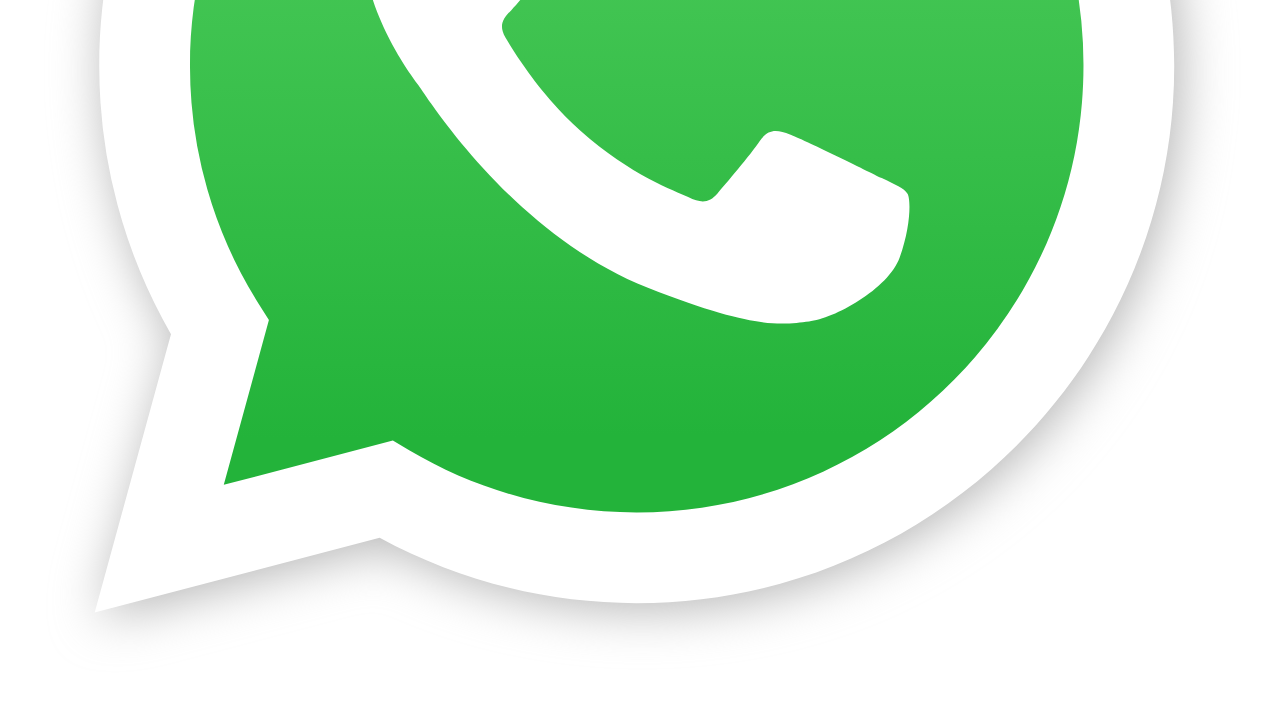
<file: contact.html>
<!-- MCLX TOP INI -->
<!DOCTYPE html>
<html lang="pt-BR">
	<head>
	<!-- Google tag (gtag.js) -->
	<script async src="https://www.googletagmanager.com/gtag/js?id=G-7GDQPE3VZX"></script>
	<script>
	window.dataLayer = window.dataLayer || [];
	function gtag(){dataLayer.push(arguments);}
	gtag('js', new Date());

	gtag('config', 'G-7GDQPE3VZX');
	</script>		
		<meta charset="utf-8">
		<title>Contato BVPinho Planos de Saúde: Cotação Grátis e Atendimento Imediato</title>
		<meta content="width=device-width, initial-scale=1.0" name="viewport">
		<meta content="contato BVPinho, cotação planos de saúde, telefone BVPinho, WhatsApp planos de saúde, atendimento corretora" name="keywords">
		<meta content="Fale com a BVPinho por WhatsApp ou telefone para sua cotação gratuita de planos de saúde. Atendimento imediato e consultoria especializada. Clique e entre em contato!" name="description">
		<link rel="canonical" href="https://bvpinho.com.br/contact" />
		<meta name="robots" content="index, follow">
		<!-- Open Graph / Social -->
		<meta property="og:title" content="Contato BVPinho Planos de Saúde: Cotação Grátis e Atendimento Imediato" />
		<meta property="og:description" content="Fale com a BVPinho por WhatsApp ou telefone para sua cotação gratuita de planos de saúde. Atendimento imediato e consultoria especializada. Clique e entre em contato!" />
		<meta property="og:type" content="website" />
		<meta property="og:url" content="https://bvpinho.com.br/contact" />
		<meta property="og:image" content="https://bvpinho.com.br/img/bv_contact.webp" />
			<script type="application/ld+json">
				{
					"@context": "https://schema.org",
					"@type": "ContactPage",
					"url": "https://bvpinho.com.br/contact",
					"mainContentOfPage": {
						"@type": "WebPageElement",
						"cssSelector": ".container-fluid.pt-5"
					},
					"breadcrumb": {
						"@type": "BreadcrumbList",
						"itemListElement": [
							{
								"@type": "ListItem",
								"position": 1,
								"name": "Home",
								"item": "https://bvpinho.com.br/index"
							},
							{
								"@type": "ListItem",
								"position": 2,
								"name": "Contato"
							}
						]
					}
				}
			</script>
		<meta property="og:site_name" content="BVPinho Planos de Saúde" />
		<!-- Twitter Card -->
		<meta name="twitter:card" content="summary_large_image" />
		<meta name="twitter:title" content="Contato BVPinho Planos de Saúde: Cotação Grátis e Atendimento Imediato" />
		<meta name="twitter:description" content="Fale com a BVPinho por WhatsApp ou telefone para sua cotação gratuita de planos de saúde. Atendimento imediato e consultoria especializada. Clique e entre em contato!" />
		<meta name="twitter:image" content="https://bvpinho.com.br/img/bv_contact.webp" />
		<!-- JSON-LD (Organization) -->
<script type="application/ld+json">
				{
					"@context": "https://schema.org",
					"@type": "Organization",
					"name": "BVPinho Planos de Saúde",
					"url": "https://bvpinho.com.br/",
					"logo": "https://bvpinho.com.br/img/bvpinhologo.png",
					"contactPoint": [{
						"@type": "ContactPoint",
						"telephone": "+55 11 98907-4921",
						"contactType": "customer service",
						"areaServed": "BR",
						"availableLanguage": ["Portuguese"]
					}],
					"sameAs": [
					"https://www.facebook.com/beatrizpinhoplanosdesaude/",
					"https://www.instagram.com/bv_pinho/",
					"https://www.youtube.com/@BVPinhoPlanosdeSaude",
					"https://br.linkedin.com/in/beatriz-pinho-b6744188"
					]
				}
			</script>
		<!-- Favicon -->
		<link rel="icon" type="image/x-icon" href="/img/favicon.ico">
		<link rel="icon" type="image/png" sizes="16x16" href="/img/favicon-16x16.png">
		<link rel="icon" type="image/png" sizes="32x32" href="/img/favicon-32x32.png">
		<link rel="apple-touch-icon" href="/img/apple-touch-icon.png">
		<link rel="manifest" href="/img/site.webmanifest">
		<link rel="icon" sizes="192x192" href="/img/android-chrome-192x192.png">
		<link rel="icon" sizes="512x512" href="/img/android-chrome-512x512.png">
		<!-- Google Web Fonts -->
		<link rel="preconnect" href="https://fonts.gstatic.com">
		<link href="https://fonts.googleapis.com/css2?family=Roboto+Condensed:wght@400;700&family=Roboto:wght@400;700&display=swap" rel="stylesheet">
		<!-- Icon Font Stylesheet -->
		<link href="https://cdnjs.cloudflare.com/ajax/libs/font-awesome/5.15.0/css/all.min.css" rel="stylesheet">
		<link href="https://cdn.jsdelivr.net/npm/bootstrap-icons@1.4.1/font/bootstrap-icons.css" rel="stylesheet">
		<!-- Libraries Stylesheet -->
		<link href="lib/owlcarousel/assets/owl.carousel.min.css" rel="stylesheet">
		<link href="lib/tempusdominus/css/tempusdominus-bootstrap-4.min.css" rel="stylesheet" />
		<!-- Customized Bootstrap Stylesheet -->
		<link href="css/bootstrap.min.css" rel="stylesheet">
		<!-- Template Stylesheet -->
		<link href="css/style.css" rel="stylesheet">
	</head>
	<body>
		<!-- Topbar Start -->
		<div class="container-fluid py-2 border-bottom d-none d-lg-block">
			<div class="container">
				<div class="row">
					<div class="col-md-6 text-center text-lg-start mb-2 mb-lg-0">
						<div class="d-inline-flex align-items-center">
							<a class="text-decoration-none text-body pe-3" href="https://api.whatsapp.com/send?phone=5511959880237&text=Ol%C3%A1!%20Gostaria%20de%20receber%20informa%C3%A7%C3%B5es%20sobre%20os%20planos%20de%20sa%C3%BAde%20da%20BVPinho."><i class="bi bi-whatsapp me-2"></i>+55 (11) 9 5988-0237</a>
							<span class="text-body">|</span><a class="text-decoration-none text-body px-3" href="https://api.whatsapp.com/send?phone=5511989074921&text=Ol%C3%A1!%20Gostaria%20de%20receber%20informa%C3%A7%C3%B5es%20sobre%20os%20planos%20de%20sa%C3%BAde%20da%20BVPinho"><i class="bi bi-whatsapp me-2"></i>+55 (11) 9 8907-4921</a>
						</div>
					</div>
					<div class="col-md-6 text-center text-lg-end">
						<div class="d-inline-flex align-items-center">
							<a class="text-body px-2" href="https://www.instagram.com/bv_pinho/"><i class="fab fa-instagram"></i></a>
							<a class="text-body px-2" href="https://www.facebook.com/beatrizpinhoplanosdesaude/"><i class="fab fa-facebook-f"></i></a>
							<a class="text-body ps-2" href="https://www.youtube.com/@BVPinhoPlanosdeSaude"><i class="fab fa-youtube"></i></a>
							<a class="text-body px-2" href="https://br.linkedin.com/in/beatriz-pinho-b6744188"><i class="fab fa-linkedin-in"></i></a>
						</div>
					</div>
				</div>
			</div>
		</div>
		<!-- Topbar End -->
		<!-- Navbar Start -->
		<div class="container-fluid sticky-top bg-white shadow-sm mb-0">
			<div class="container">
				<nav class="navbar navbar-expand-lg bg-white navbar-light py-3 py-lg-0">
					<a href="index" class="navbar-brand">
						<img src="img/bvpinhologo.png" alt="BVPinho Planos de Saúde" class="img-fluid" style="height:56px; max-height:56px; width:auto;">
					</a>
					<button class="navbar-toggler" type="button" data-bs-toggle="collapse" data-bs-target="#navbarCollapse">
						<span class="navbar-toggler-icon"></span>
					</button>
					<div class="collapse navbar-collapse" id="navbarCollapse">
						<div class="navbar-nav ms-auto py-0">
							<a href="index" class="nav-item nav-link">Home</a>
							<a href="about" class="nav-item nav-link">Sobre Nós</a>
							<a href="index#servicos" class="nav-item nav-link">Nossos Serviços</a>
							<a href="operadoras" class="nav-item nav-link">Operadoras</a>
							<div class="nav-item dropdown">
								<a href="#" class="nav-link dropdown-toggle" data-bs-toggle="dropdown">Planos</a>
								<div class="dropdown-menu m-0">
									<a href="familia" class="dropdown-item">Planos de Saúde Familiar</a>
									<a href="empresarial" class="dropdown-item">Planos de Saúde Empresarial</a>
									<a href="individual" class="dropdown-item">Planos de Saúde Individual</a>
									<a href="terceiraidade" class="dropdown-item">Planos de Saúde para Terceira Idade</a>
									<a href="mei" class="dropdown-item">Planos de Saúde para MEI</a>
									<a href="odontologicos" class="dropdown-item">Planos Odontológicos</a>
								</div>
							</div>
							<a href="contact" class="nav-item nav-link active">Contato</a>
						</div>
					</div>
				</nav>
			</div>
		</div>
		<!-- Navbar End -->
		<!-- MCLX TOP END -->
		<!-- Hero Start -->
		<div class="container-fluid bg-primary py-5 mb-5 hero-header"
		style="background-image: url('img/bv_contact.webp'); background-position: center center; background-size: cover; background-repeat: no-repeat;">
			<div class="container py-5">
				<div class="row justify-content-start">
					<div class="col-lg-8 text-center text-lg-start">
						<h5 class="d-inline-block text-white text-uppercase border-bottom border-5"
						style="border-color: rgba(256, 256, 256, .3) !important;">Entre em Contato com a BVPinho Planos de Saúde</h5>
						<h1 class="display-1 text-white mb-md-4">Precisa de ajuda ou deseja uma cotação?</h1>
					</div>
				</div>
			</div>
		</div>
		<!-- Hero End -->
		<!-- Contact Start -->
		<div class="container-fluid pt-5">
			<div class="container">
				<div class="text-center mx-auto mb-5" style="max-width: 500px;">
					<h5 class="d-inline-block text-primary text-uppercase border-bottom border-5">Dúvidas?</h5>
					<h1 class="display-4">Fale conosco estamos à disposição</h1>
				</div>
				<div class="row g-5 mb-5">
					<div class="col-lg-4">
						<div class="bg-light rounded d-flex flex-column align-items-center justify-content-center text-center" style="height: 200px;">
							<div class="d-flex align-items-center justify-content-center bg-primary rounded-circle mb-4" style="width: 100px; height: 70px; transform: rotate(-15deg);">
								<i class="fa fa-2x bi bi-whatsapp text-white" style="transform: rotate(15deg);"></i>
							</div>
							<a style="color: #000;" class="mb-0" href="https://api.whatsapp.com/send?phone=5511959880237&text=Ol%C3%A1!%20Gostaria%20de%20receber%20informa%C3%A7%C3%B5es%20sobre%20os%20planos%20de%20sa%C3%BAde%20da%20BVPinho.">
							<i class="me-2"></i><strong>+55 (11) 9 5988-0237</strong></a>
						</div>
					</div>
					<div class="col-lg-4">
						<div class="bg-light rounded d-flex flex-column align-items-center justify-content-center text-center" style="height: 200px;">
							<div class="d-flex align-items-center justify-content-center bg-primary rounded-circle mb-4" style="width: 100px; height: 70px; transform: rotate(-15deg);">
								<i class="fa fa-2x bi bi-whatsapp text-white" style="transform: rotate(15deg);"></i>
							</div>
							<a style="color: #000;" class="mb-0" href="https://api.whatsapp.com/send?phone=5511989074921&text=Ol%C3%A1!%20Gostaria%20de%20receber%20informa%C3%A7%C3%B5es%20sobre%20os%20planos%20de%20sa%C3%BAde%20da%20BVPinho.">
							<i class="me-2"></i><strong>+55 (11) 9 8907-4921</strong></a>
						</div>
					</div>
					<div class="col-lg-4">
						<div class="bg-light rounded d-flex flex-column align-items-center justify-content-center text-center" style="height: 200px;">
							<div class="d-flex align-items-center justify-content-center bg-primary rounded-circle mb-4" style="width: 100px; height: 70px; transform: rotate(-15deg);">
								<i class="fa fa-2x fa-envelope-open text-white" style="transform: rotate(15deg);"></i>
							</div>
							<h6 class="mb-0">beatrizpinho2@yahoo.com</h6>
						</div>
					</div>
				</div>
				<div class="row">
					<div class="col-12" style="height: 500px;">
						<div class="position-relative h-100">
							<iframe class="position-relative w-100 h-100"
							src="https://www.google.com/maps/embed?pb=!1m18!1m12!1m3!1d24209.123456!2d-46.5552!3d-23.6233!2m3!1f0!2f0!3f0!3m2!1i1024!2i768!4f13.1!3m3!1m2!1s0x94ce459c1d4b8d7b%3A0x0!2sS%C3%A3o%20Caetano%20do%20Sul%2C%20SP!5e0!3m2!1spt-BR!2sbr!4v0000000000000"
							frameborder="0" style="border:0;" allowfullscreen="" aria-hidden="false"
							tabindex="0"></iframe>
						</div>
					</div>
				</div>
				<div class="row justify-content-center position-relative" style="margin-top: -200px; z-index: 1;">
					<div class="col-lg-8">
						<div class="bg-white rounded p-5 m-5 mb-0">
							<form id="whatsappForm">
								<div class="row g-3">
									<div class="col-12 col-sm-6">
										<input type="text" id="nome" class="form-control bg-light border-0" placeholder="Seu nome" required style="height: 55px;">
									</div>
									<div class="col-12 col-sm-6">
										<input type="email" id="email" class="form-control bg-light border-0" placeholder="Seu e-mail" required style="height: 55px;">
									</div>
									<div class="col-12">
										<input type="text" id="assunto" class="form-control bg-light border-0" placeholder="Assunto" required style="height: 55px;">
									</div>
									<div class="col-12">
										<textarea id="mensagem" class="form-control bg-light border-0" rows="5" placeholder="Mensagem" required></textarea>
									</div>
									<div class="col-12">
										<button class="btn btn-primary w-100 py-3" type="submit">Enviar via WhatsApp</button>
									</div>
								</div>
							</form>
						</div>
					</div>
				</div>
			</div>
		</div>
		<!-- Contact End -->
		<!-- MCLX BOTTOM INI -->
		<!-- Footer Start -->
		<div class="container-fluid bg-dark text-light mt-5 py-5">
			<div class="container py-5">
				<div class="row g-5">
					<div class="col-lg-3 col-md-6">
						<h4 class="d-inline-block text-primary text-uppercase border-bottom border-5 border-secondary mb-4">Contato</h4>
						<p class="mb-4">BVPinho Corretora especialista em Planos de Saúde, atendimento personalizado e transparência.</p>
						<p class="mb-2"><i class="fa fa-map-marker-alt text-primary me-3"></i>São Caetano do Sul - SP</p>
						<p class="mb-2"><i class="fa fa-envelope text-primary me-3"></i>beatrizpinho2@yahoo.com</p>
						<p class="mb-3"><i class="fa fa-phone-alt text-primary me-3"></i>+55 (11) 9 8907-4921</p>
						<p class="mb-0">Horário de Atendimento:</p>
						<p class="mb-0">Segunda a Sexta-feira, das 9h às 18h.</p>
					</div>
					<div class="col-lg-3 col-md-6">
						<h4 class="d-inline-block text-primary text-uppercase border-bottom border-5 border-secondary mb-4">Links Rápidos</h4>
						<div class="d-flex flex-column justify-content-start">
							<a class="text-light mb-2" href="index"><i class="fa fa-angle-right me-2"></i>Home</a>
							<a class="text-light mb-2" href="about"><i class="fa fa-angle-right me-2"></i>Sobre</a>
							<a class="text-light mb-2" href="index#servicos"><i class="fa fa-angle-right me-2"></i>Nossos Serviços</a>
							<a class="text-light mb-2" href="operadoras"><i class="fa fa-angle-right me-2"></i>Operadoras</a>
							<a class="text-light mb-2" href="index#planos"><i class="fa fa-angle-right me-2"></i>Planos</a>
							<a class="text-light" href="contact"><i class="fa fa-angle-right me-2"></i>Contato</a>
						</div>
					</div>
					<div class="col-lg-3 col-md-6">
						<h4 class="d-inline-block text-primary text-uppercase border-bottom border-5 border-secondary mb-4">Termos e Políticas</h4>
						<div class="d-flex flex-column justify-content-start">
							<a class="text-light mb-2" href="termos-de-uso"><i class="fa fa-angle-right me-2"></i>Termos de Uso</a>
							<a class="text-light mb-2" href="politica-privacidade"><i class="fa fa-angle-right me-2"></i>Política de Privacidade</a>
						</div>
					</div>
					<div class="col-lg-3 col-md-6">
						<h4 class="d-inline-block text-primary text-uppercase border-bottom border-5 border-secondary mb-4">
							Buscador
						</h4>
						<form action="https://www.google.com/search" method="GET">
							<div class="input-group">
								<!-- Campo de busca -->
								<input type="text" name="q" class="form-control p-3 border-0" placeholder="Buscar no site...">
								
								<input type="hidden" name="sitesearch" value="bvpinho.com.br">
								<button class="btn btn-primary">Buscar</button>
							</div>
						</form>
						<p class="mb5"></p>
						<h4 class="d-inline-block text-primary text-uppercase border-bottom border-5 border-secondary mb-4">Redes Sociais</h4>
						<p>Fique por dentro das novidades, dicas de saúde, promoções e informações que podem te ajudar ainda mais a continuar sempre saudável.</p>
						<div class="d-flex">
							<a class="btn btn-lg btn-primary btn-lg-square rounded-circle me-2" href="https://www.instagram.com/bv_pinho/"><i class="fab fa-instagram"></i></a>
							<a class="btn btn-lg btn-primary btn-lg-square rounded-circle me-2" href="https://www.facebook.com/beatrizpinhoplanosdesaude/"><i class="fab fa-facebook-f"></i></a>
							<a class="btn btn-lg btn-primary btn-lg-square rounded-circle me-2" href="https://www.youtube.com/@BVPinhoPlanosdeSaude"><i class="fab fa-youtube"></i></a>
							<a class="btn btn-lg btn-primary btn-lg-square rounded-circle me-2" href="https://br.linkedin.com/in/beatriz-pinho-b6744188"><i class="fab fa-linkedin-in"></i></a>
						</div>
					</div>
				</div>
			</div>
		</div>
		<div class="container-fluid bg-dark text-light border-top border-secondary py-4">
			<div class="container">
				<div class="row g-5">
					<div class="col-md-6 text-center text-md-start">
						<p class="mb-md-0">&copy; <a class="text-primary" href="#">BVPinho Planos de Saúde - CNPJ: 47.340.158/0001-74</a>. Todos os direitos reservados.</p>
					</div>
					<div class="col-md-6 text-center text-md-end">
						<p class="mb-0 font-mini">Desenvolvido por <a class="text-primary" href="https://streetconect.com">StreetConect.CoM</a></p>
					</div>
				</div>
			</div>
		</div>
		<a href="https://api.whatsapp.com/send?phone=5511989074921&text=Olá! Gostaria de mais informações."
		class="btn-whatsapp" target="_blank" aria-label="WhatsApp">
			<img src="img/WhatsApp.svg" alt="WhatsApp">
		</a>
		<!-- Footer End -->
		<!-- Back to Top -->
		<a href="#" class="btn btn-lg btn-primary btn-lg-square back-to-top"><i class="bi bi-arrow-up"></i></a>
		<!-- JavaScript Libraries -->
		<script src="https://code.jquery.com/jquery-3.4.1.min.js"></script>
		<script src="https://cdn.jsdelivr.net/npm/bootstrap@5.0.0/dist/js/bootstrap.bundle.min.js"></script>
		<script src="lib/easing/easing.min.js"></script>
		<script src="lib/waypoints/waypoints.min.js"></script>
		<script src="lib/owlcarousel/owl.carousel.min.js"></script>
		<script src="lib/tempusdominus/js/moment.min.js"></script>
		<script src="lib/tempusdominus/js/moment-timezone.min.js"></script>
		<script src="lib/tempusdominus/js/tempusdominus-bootstrap-4.min.js"></script>
		<!-- Template Javascript -->
		<script src="js/main.js"></script>
		<!-- MCLX BOTTOM END -->
	</body>
</html>
</file>
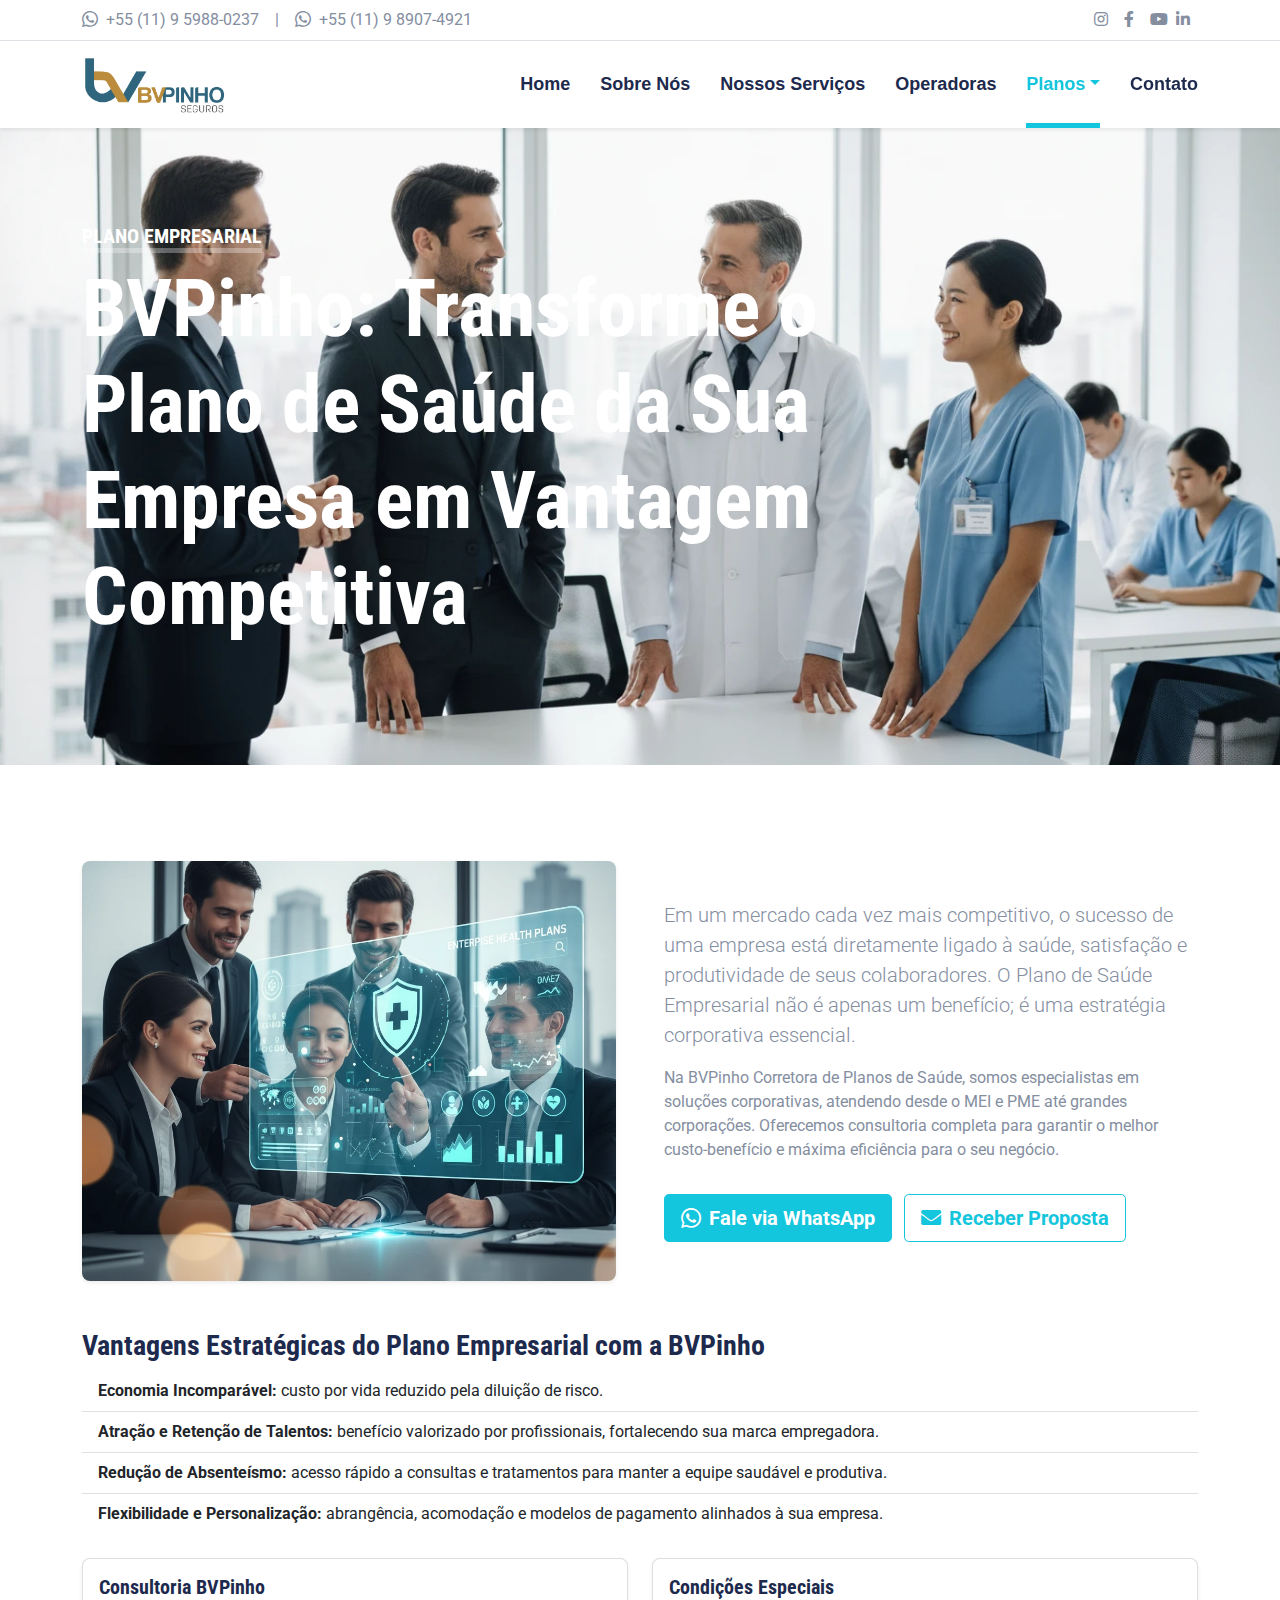
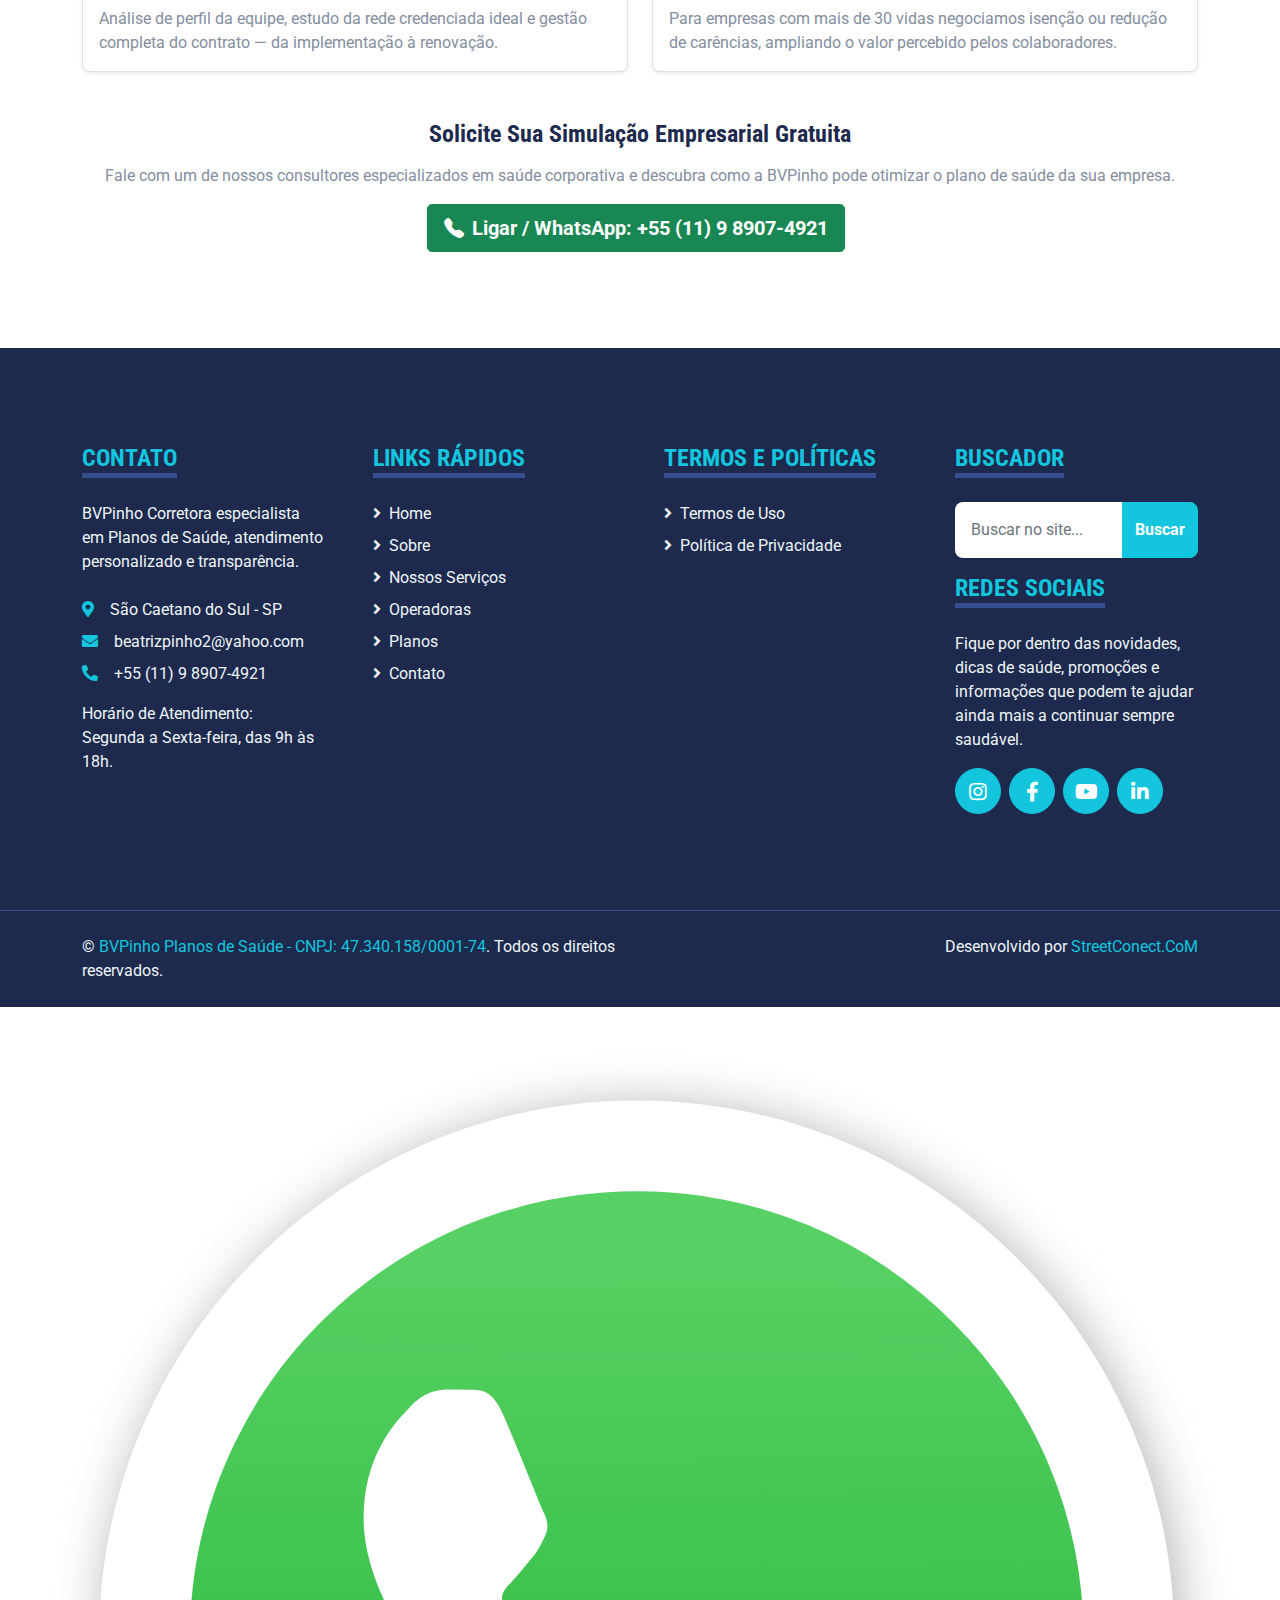
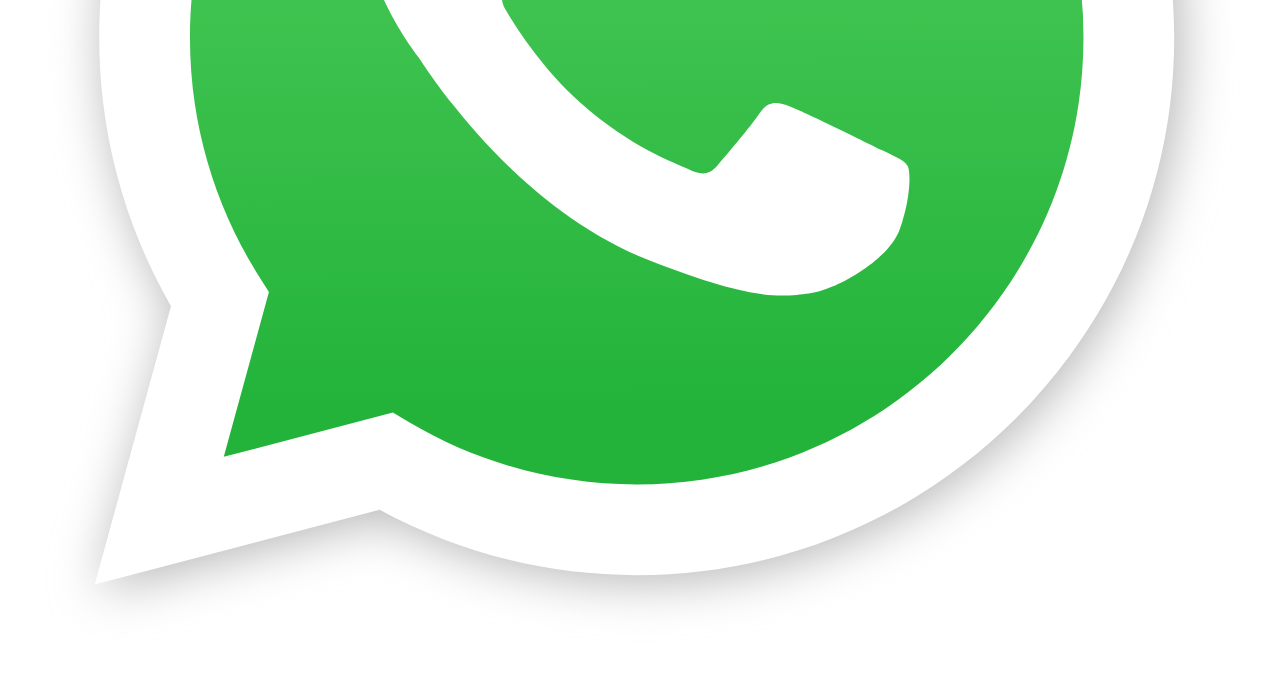
<file: empresarial.html>
<!-- MCLX TOP INI -->
<!DOCTYPE html>
<html lang="pt-BR">
	<head>
	<!-- Google tag (gtag.js) -->
	<script async src="https://www.googletagmanager.com/gtag/js?id=G-7GDQPE3VZX"></script>
	<script>
	window.dataLayer = window.dataLayer || [];
	function gtag(){dataLayer.push(arguments);}
	gtag('js', new Date());

	gtag('config', 'G-7GDQPE3VZX');
	</script>		
		<meta charset="utf-8">
		<title>Plano de Saúde Empresarial Cotação PME e MEI | BVPinho</title>
		<meta content="width=device-width, initial-scale=1.0" name="viewport">
		<meta content="plano de saúde empresarial, cotação plano PME, plano de saúde MEI, BVPinho, plano de saúde para empresas, seguro saúde corporativo" name="keywords">
		<meta content="Otimize o plano de saúde da sua empresa com a BVPinho. Soluções PME e MEI com as melhores operadoras. Solicite sua simulação gratuita e melhore a retenção de talentos!" name="description">
		<link rel="canonical" href="https://bvpinho.com.br/empresarial" />
		<meta name="robots" content="index, follow">
		<!-- Open Graph / Social -->
		<meta property="og:title" content="Plano de Saúde Empresarial Cotação PME e MEI | BVPinho" />
		<meta property="og:description" content="Otimize o plano de saúde da sua empresa com a BVPinho. Soluções PME e MEI com as melhores operadoras. Solicite sua simulação gratuita e melhore a retenção de talentos!" />
		<meta property="og:type" content="website" />
		<meta property="og:url" content="https://bvpinho.com.br/empresarial" />
		<meta property="og:image" content="https://bvpinho.com.br/img/bv-head-empresarial.webp" />
		<meta property="og:site_name" content="BVPinho Planos de Saúde" />
		<!-- Twitter Card -->
		<meta name="twitter:card" content="summary_large_image" />
		<meta name="twitter:title" content="Plano de Saúde Empresarial Cotação PME e MEI | BVPinho" />
		<meta name="twitter:description" content="Otimize o plano de saúde da sua empresa com a BVPinho. Soluções PME e MEI com as melhores operadoras. Solicite sua simulação gratuita e melhore a retenção de talentos!" />
		<meta name="twitter:image" content="https://bvpinho.com.br/img/bv-head-empresarial.webp" />
		<!-- JSON-LD (Organization) -->
<script type="application/ld+json">
				{
					"@context": "https://schema.org",
					"@type": "Organization",
					"name": "BVPinho Planos de Saúde",
					"url": "https://bvpinho.com.br/",
					"logo": "https://bvpinho.com.br/img/bvpinhologo.png",
					"contactPoint": [{
						"@type": "ContactPoint",
						"telephone": "+55 11 98907-4921",
						"contactType": "customer service",
						"areaServed": "BR",
						"availableLanguage": ["Portuguese"]
					}],
					"sameAs": [
					"https://www.facebook.com/beatrizpinhoplanosdesaude/",
					"https://www.instagram.com/bv_pinho/",
					"https://www.youtube.com/@BVPinhoPlanosdeSaude",
					"https://br.linkedin.com/in/beatriz-pinho-b6744188"
					]
				}
			</script>
		<!-- Favicon -->
		<link rel="icon" type="image/x-icon" href="/img/favicon.ico">
		<link rel="icon" type="image/png" sizes="16x16" href="/img/favicon-16x16.png">
		<link rel="icon" type="image/png" sizes="32x32" href="/img/favicon-32x32.png">
		<link rel="apple-touch-icon" href="/img/apple-touch-icon.png">
		<link rel="manifest" href="/img/site.webmanifest">
		<link rel="icon" sizes="192x192" href="/img/android-chrome-192x192.png">
		<link rel="icon" sizes="512x512" href="/img/android-chrome-512x512.png">
		<!-- Google Web Fonts -->
		<link rel="preconnect" href="https://fonts.gstatic.com">
		<link href="https://fonts.googleapis.com/css2?family=Roboto+Condensed:wght@400;700&family=Roboto:wght@400;700&display=swap" rel="stylesheet">
		<!-- Icon Font Stylesheet -->
		<link href="https://cdnjs.cloudflare.com/ajax/libs/font-awesome/5.15.0/css/all.min.css" rel="stylesheet">
		<link href="https://cdn.jsdelivr.net/npm/bootstrap-icons@1.4.1/font/bootstrap-icons.css" rel="stylesheet">
		<!-- Libraries Stylesheet -->
		<link href="lib/owlcarousel/assets/owl.carousel.min.css" rel="stylesheet">
		<link href="lib/tempusdominus/css/tempusdominus-bootstrap-4.min.css" rel="stylesheet" />
		<!-- Customized Bootstrap Stylesheet -->
		<link href="css/bootstrap.min.css" rel="stylesheet">
		<!-- Template Stylesheet -->
		<link href="css/style.css" rel="stylesheet">
	</head>
	<body>
		<!-- Topbar Start -->
		<div class="container-fluid py-2 border-bottom d-none d-lg-block">
			<div class="container">
				<div class="row">
					<div class="col-md-6 text-center text-lg-start mb-2 mb-lg-0">
						<div class="d-inline-flex align-items-center">
							<a class="text-decoration-none text-body pe-3" href="https://api.whatsapp.com/send?phone=5511959880237&text=Ol%C3%A1!%20Gostaria%20de%20receber%20informa%C3%A7%C3%B5es%20sobre%20os%20planos%20de%20sa%C3%BAde%20da%20BVPinho."><i class="bi bi-whatsapp me-2"></i>+55 (11) 9 5988-0237</a>
							<span class="text-body">|</span><a class="text-decoration-none text-body px-3" href="https://api.whatsapp.com/send?phone=5511989074921&text=Ol%C3%A1!%20Gostaria%20de%20receber%20informa%C3%A7%C3%B5es%20sobre%20os%20planos%20de%20sa%C3%BAde%20da%20BVPinho"><i class="bi bi-whatsapp me-2"></i>+55 (11) 9 8907-4921</a>
						</div>
					</div>
					<div class="col-md-6 text-center text-lg-end">
						<div class="d-inline-flex align-items-center">
							<a class="text-body px-2" href="https://www.instagram.com/bv_pinho/"><i class="fab fa-instagram"></i></a>
							<a class="text-body px-2" href="https://www.facebook.com/beatrizpinhoplanosdesaude/"><i class="fab fa-facebook-f"></i></a>
							<a class="text-body ps-2" href="https://www.youtube.com/@BVPinhoPlanosdeSaude"><i class="fab fa-youtube"></i></a>
							<a class="text-body px-2" href="https://br.linkedin.com/in/beatriz-pinho-b6744188"><i class="fab fa-linkedin-in"></i></a>
						</div>
					</div>
				</div>
			</div>
		</div>
		<!-- Topbar End -->
		<!-- Navbar Start -->
		<div class="container-fluid sticky-top bg-white shadow-sm mb-0">
			<div class="container">
				<nav class="navbar navbar-expand-lg bg-white navbar-light py-3 py-lg-0">
					<a href="/" class="navbar-brand">
						<img src="img/bvpinhologo.png" alt="BVPinho Planos de Saúde" class="img-fluid" style="height:56px; max-height:56px; width:auto;">
					</a>
					<button class="navbar-toggler" type="button" data-bs-toggle="collapse" data-bs-target="#navbarCollapse">
						<span class="navbar-toggler-icon"></span>
					</button>
					<div class="collapse navbar-collapse" id="navbarCollapse">
						<div class="navbar-nav ms-auto py-0">
							<a href="/" class="nav-item nav-link">Home</a>
							<a href="about" class="nav-item nav-link">Sobre Nós</a>
							<a href="index#servicos" class="nav-item nav-link">Nossos Serviços</a>
							<a href="operadoras" class="nav-item nav-link">Operadoras</a>
							<div class="nav-item dropdown">
								<a href="#" class="nav-link dropdown-toggle active" data-bs-toggle="dropdown">Planos</a>
								<div class="dropdown-menu m-0">
									<a href="familia" class="dropdown-item">Planos de Saúde Familiar</a>
									<a href="empresarial" class="dropdown-item active">Planos de Saúde Empresarial</a>
									<a href="individual" class="dropdown-item">Planos de Saúde Individual</a>
									<a href="terceiraidade" class="dropdown-item">Planos de Saúde para Terceira Idade</a>
									<a href="mei" class="dropdown-item">Planos de Saúde para MEI</a>
									<a href="odontologicos" class="dropdown-item">Planos Odontológicos</a>
								</div>
							</div>
							<a href="contact" class="nav-item nav-link">Contato</a>
						</div>
					</div>
				</nav>
			</div>
		</div>
		<!-- Navbar End -->
		<!-- MCLX TOP END -->
		<!-- Hero -->
		<div class="container-fluid bg-primary py-5 mb-5 hero-header" style="background-image: url('img/bv-head-empresarial.webp'); background-position: center center; background-size: cover; background-repeat: no-repeat;">
			<div class="container py-5">
				<div class="row justify-content-start">
					<div class="col-lg-8 text-center text-lg-start">
						<h5 class="d-inline-block text-white text-uppercase border-bottom border-5" style="border-color: rgba(256, 256, 256, .3) !important;">Plano Empresarial</h5>
						<h1 class="display-1 text-white mb-md-4">BVPinho: Transforme o Plano de Saúde da Sua Empresa em Vantagem Competitiva</h1>
					</div>
				</div>
			</div>
		</div>
		<!-- Content Start -->
		<div class="container-fluid py-5">
			<div class="container">
				<div class="row gx-5 align-items-center">
					<div class="col-lg-6 mb-4 mb-lg-0">
						<img src="img/empresa_saudavel.webp" alt="Plano de Saúde Empresarial para PME e MEI com consultoria BVPinho" class="img-fluid rounded shadow-sm" style="object-fit: cover; width:100%; height:420px;">
					</div>
					<div class="col-lg-6">
						<p class="lead">Em um mercado cada vez mais competitivo, o sucesso de uma empresa está diretamente ligado à saúde, satisfação e produtividade de seus colaboradores. O Plano de Saúde Empresarial não é apenas um benefício; é uma estratégia corporativa essencial.</p>
						<p>Na BVPinho Corretora de Planos de Saúde, somos especialistas em soluções corporativas, atendendo desde o MEI e PME até grandes corporações. Oferecemos consultoria completa para garantir o melhor custo-benefício e máxima eficiência para o seu negócio.</p>
						<a href="https://api.whatsapp.com/send?phone=5511989074921&text=Olá!%20Quero%20uma%20simulação%20empresarial." class="btn btn-primary btn-lg mt-3 me-2"><i class="bi bi-whatsapp me-2"></i>Fale via WhatsApp</a>
						<a href="mailto:beatrizpinho2@yahoo.com" class="btn btn-outline-primary btn-lg mt-3"><i class="fa fa-envelope me-2"></i>Receber Proposta</a>
					</div>
				</div>
				<div class="row mt-5">
					<div class="col-lg-12">
						<h3>Vantagens Estratégicas do Plano Empresarial com a BVPinho</h3>
						<ul class="list-group list-group-flush mb-4">
							<li class="list-group-item"><strong>Economia Incomparável:</strong> custo por vida reduzido pela diluição de risco.</li>
							<li class="list-group-item"><strong>Atração e Retenção de Talentos:</strong> benefício valorizado por profissionais, fortalecendo sua marca empregadora.</li>
							<li class="list-group-item"><strong>Redução de Absenteísmo:</strong> acesso rápido a consultas e tratamentos para manter a equipe saudável e produtiva.</li>
							<li class="list-group-item"><strong>Flexibilidade e Personalização:</strong> abrangência, acomodação e modelos de pagamento alinhados à sua empresa.</li>
						</ul>
					</div>
				</div>
				<div class="row g-4">
					<div class="col-md-6">
						<div class="card shadow-sm h-100">
							<div class="card-body">
								<h5 class="card-title">Consultoria BVPinho</h5>
								<p class="card-text">Análise de perfil da equipe, estudo da rede credenciada ideal e gestão completa do contrato — da implementação à renovação.</p>
							</div>
						</div>
					</div>
					<div class="col-md-6">
						<div class="card shadow-sm h-100">
							<div class="card-body">
								<h5 class="card-title">Condições Especiais</h5>
								<p class="card-text">Para empresas com mais de 30 vidas negociamos isenção ou redução de carências, ampliando o valor percebido pelos colaboradores.</p>
							</div>
						</div>
					</div>
				</div>
				<div class="text-center mt-5">
					<h4 class="mb-3">Solicite Sua Simulação Empresarial Gratuita</h4>
					<p>Fale com um de nossos consultores especializados em saúde corporativa e descubra como a BVPinho pode otimizar o plano de saúde da sua empresa.</p>
					<a href="https://api.whatsapp.com/send?phone=5511989074921&text=Olá!%20Quero%20uma%20simulação%20empresarial." class="btn btn-success btn-lg me-2"><i class="bi bi-telephone-fill me-2"></i>Ligar / WhatsApp: +55 (11) 9 8907-4921</a>
				</div>
			</div>
		</div>
		<!-- Content End -->
		<!-- MCLX BOTTOM INI -->
		<!-- Footer Start -->
		<div class="container-fluid bg-dark text-light mt-5 py-5">
			<div class="container py-5">
				<div class="row g-5">
					<div class="col-lg-3 col-md-6">
						<h4 class="d-inline-block text-primary text-uppercase border-bottom border-5 border-secondary mb-4">Contato</h4>
						<p class="mb-4">BVPinho Corretora especialista em Planos de Saúde, atendimento personalizado e transparência.</p>
						<p class="mb-2"><i class="fa fa-map-marker-alt text-primary me-3"></i>São Caetano do Sul - SP</p>
						<p class="mb-2"><i class="fa fa-envelope text-primary me-3"></i>beatrizpinho2@yahoo.com</p>
						<p class="mb-3"><i class="fa fa-phone-alt text-primary me-3"></i>+55 (11) 9 8907-4921</p>
						<p class="mb-0">Horário de Atendimento:</p>
						<p class="mb-0">Segunda a Sexta-feira, das 9h às 18h.</p>
					</div>
					<div class="col-lg-3 col-md-6">
						<h4 class="d-inline-block text-primary text-uppercase border-bottom border-5 border-secondary mb-4">Links Rápidos</h4>
						<div class="d-flex flex-column justify-content-start">
							<a class="text-light mb-2" href="/"><i class="fa fa-angle-right me-2"></i>Home</a>
							<a class="text-light mb-2" href="about"><i class="fa fa-angle-right me-2"></i>Sobre</a>
							<a class="text-light mb-2" href="index#servicos"><i class="fa fa-angle-right me-2"></i>Nossos Serviços</a>
							<a class="text-light mb-2" href="operadoras"><i class="fa fa-angle-right me-2"></i>Operadoras</a>
							<a class="text-light mb-2" href="index#planos"><i class="fa fa-angle-right me-2"></i>Planos</a>
							<a class="text-light" href="contact"><i class="fa fa-angle-right me-2"></i>Contato</a>
						</div>
					</div>
					<div class="col-lg-3 col-md-6">
						<h4 class="d-inline-block text-primary text-uppercase border-bottom border-5 border-secondary mb-4">Termos e Políticas</h4>
						<div class="d-flex flex-column justify-content-start">
							<a class="text-light mb-2" href="termos-de-uso"><i class="fa fa-angle-right me-2"></i>Termos de Uso</a>
							<a class="text-light mb-2" href="politica-privacidade"><i class="fa fa-angle-right me-2"></i>Política de Privacidade</a>
						</div>
					</div>
					<div class="col-lg-3 col-md-6">
						<h4 class="d-inline-block text-primary text-uppercase border-bottom border-5 border-secondary mb-4">
							Buscador
						</h4>
						<form action="https://www.google.com/search" method="GET">
							<div class="input-group">
								<!-- Campo de busca -->
								<input type="text" name="q" class="form-control p-3 border-0" placeholder="Buscar no site...">
								
								<input type="hidden" name="sitesearch" value="bvpinho.com.br">
								<button class="btn btn-primary">Buscar</button>
							</div>
						</form>
						<p class="mb5"></p>
						<h4 class="d-inline-block text-primary text-uppercase border-bottom border-5 border-secondary mb-4">Redes Sociais</h4>
						<p>Fique por dentro das novidades, dicas de saúde, promoções e informações que podem te ajudar ainda mais a continuar sempre saudável.</p>
						<div class="d-flex">
							<a class="btn btn-lg btn-primary btn-lg-square rounded-circle me-2" href="https://www.instagram.com/beatriz_pinho_planosdesaude/"><i class="fab fa-instagram"></i></a>
							<a class="btn btn-lg btn-primary btn-lg-square rounded-circle me-2" href="https://www.facebook.com/beatrizpinhoplanosdesaude/"><i class="fab fa-facebook-f"></i></a>
							<a class="btn btn-lg btn-primary btn-lg-square rounded-circle me-2" href="https://www.youtube.com/@BVPinhoPlanosdeSaude"><i class="fab fa-youtube"></i></a>
							<a class="btn btn-lg btn-primary btn-lg-square rounded-circle me-2" href="https://br.linkedin.com/in/beatriz-pinho-b6744188"><i class="fab fa-linkedin-in"></i></a>
						</div>
					</div>
				</div>
			</div>
		</div>
		<div class="container-fluid bg-dark text-light border-top border-secondary py-4">
			<div class="container">
				<div class="row g-5">
					<div class="col-md-6 text-center text-md-start">
						<p class="mb-md-0 font-mini">&copy; <a class="text-primary" href="#">BVPinho Planos de Saúde - CNPJ: 47.340.158/0001-74</a>. Todos os direitos reservados.</p>
					</div>
					<div class="col-md-6 text-center text-md-end">
						<p class="mb-0 font-mini">Desenvolvido por <a class="text-primary" href="https://streetconect.com">StreetConect.CoM</a></p>
					</div>
				</div>
			</div>
		</div>
		<a href="https://api.whatsapp.com/send?phone=5511989074921&text=Olá! Gostaria de mais informações."
		class="btn-whatsapp" target="_blank" aria-label="WhatsApp">
			<img src="img/WhatsApp.svg" alt="WhatsApp">
		</a>
		<!-- Footer End -->
		<!-- Back to Top -->
		<a href="#" class="btn btn-lg btn-primary btn-lg-square back-to-top"><i class="bi bi-arrow-up"></i></a>
		<!-- JavaScript Libraries -->
		<script src="https://code.jquery.com/jquery-3.4.1.min.js"></script>
		<script src="https://cdn.jsdelivr.net/npm/bootstrap@5.0.0/dist/js/bootstrap.bundle.min.js"></script>
		<script src="lib/easing/easing.min.js"></script>
		<script src="lib/waypoints/waypoints.min.js"></script>
		<script src="lib/owlcarousel/owl.carousel.min.js"></script>
		<script src="lib/tempusdominus/js/moment.min.js"></script>
		<script src="lib/tempusdominus/js/moment-timezone.min.js"></script>
		<script src="lib/tempusdominus/js/tempusdominus-bootstrap-4.min.js"></script>
		<!-- Template Javascript -->
		<script src="js/main.js"></script>
		<!-- MCLX BOTTOM END -->
	</body>
</html>
</file>
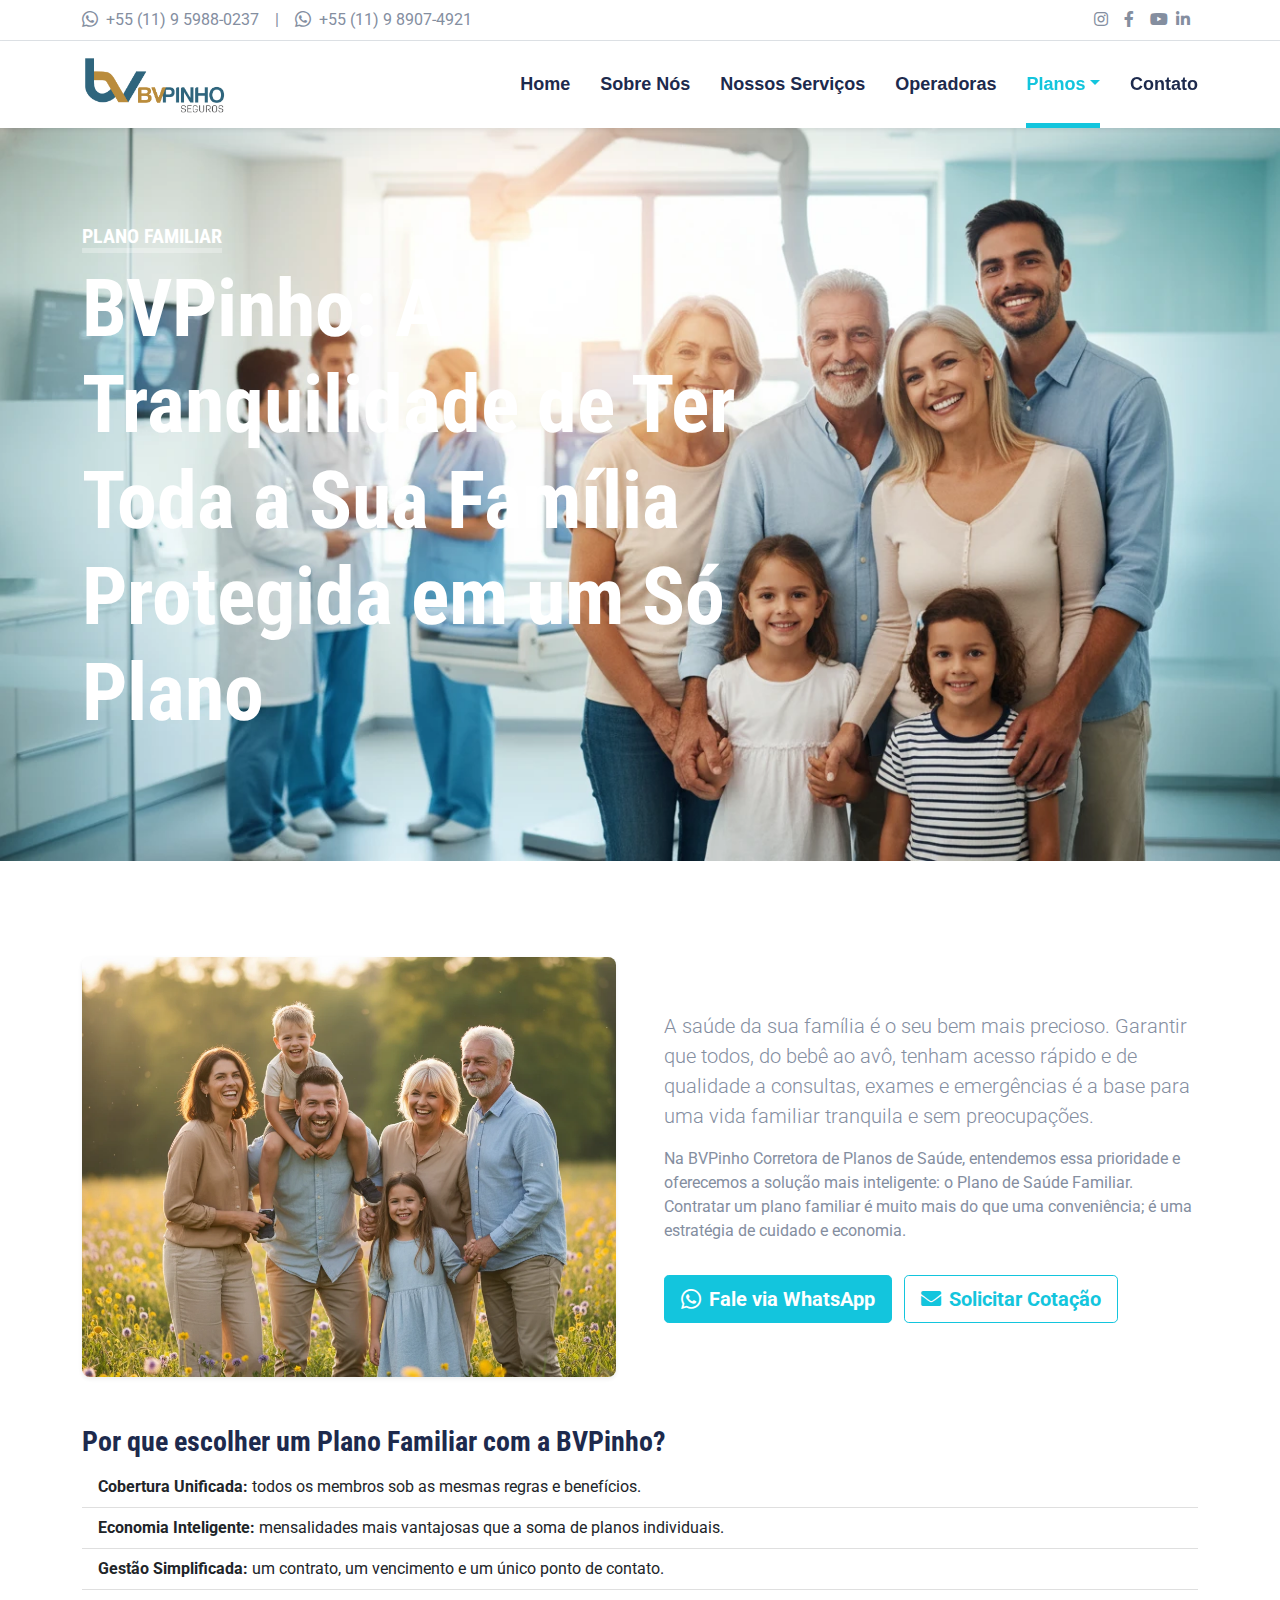
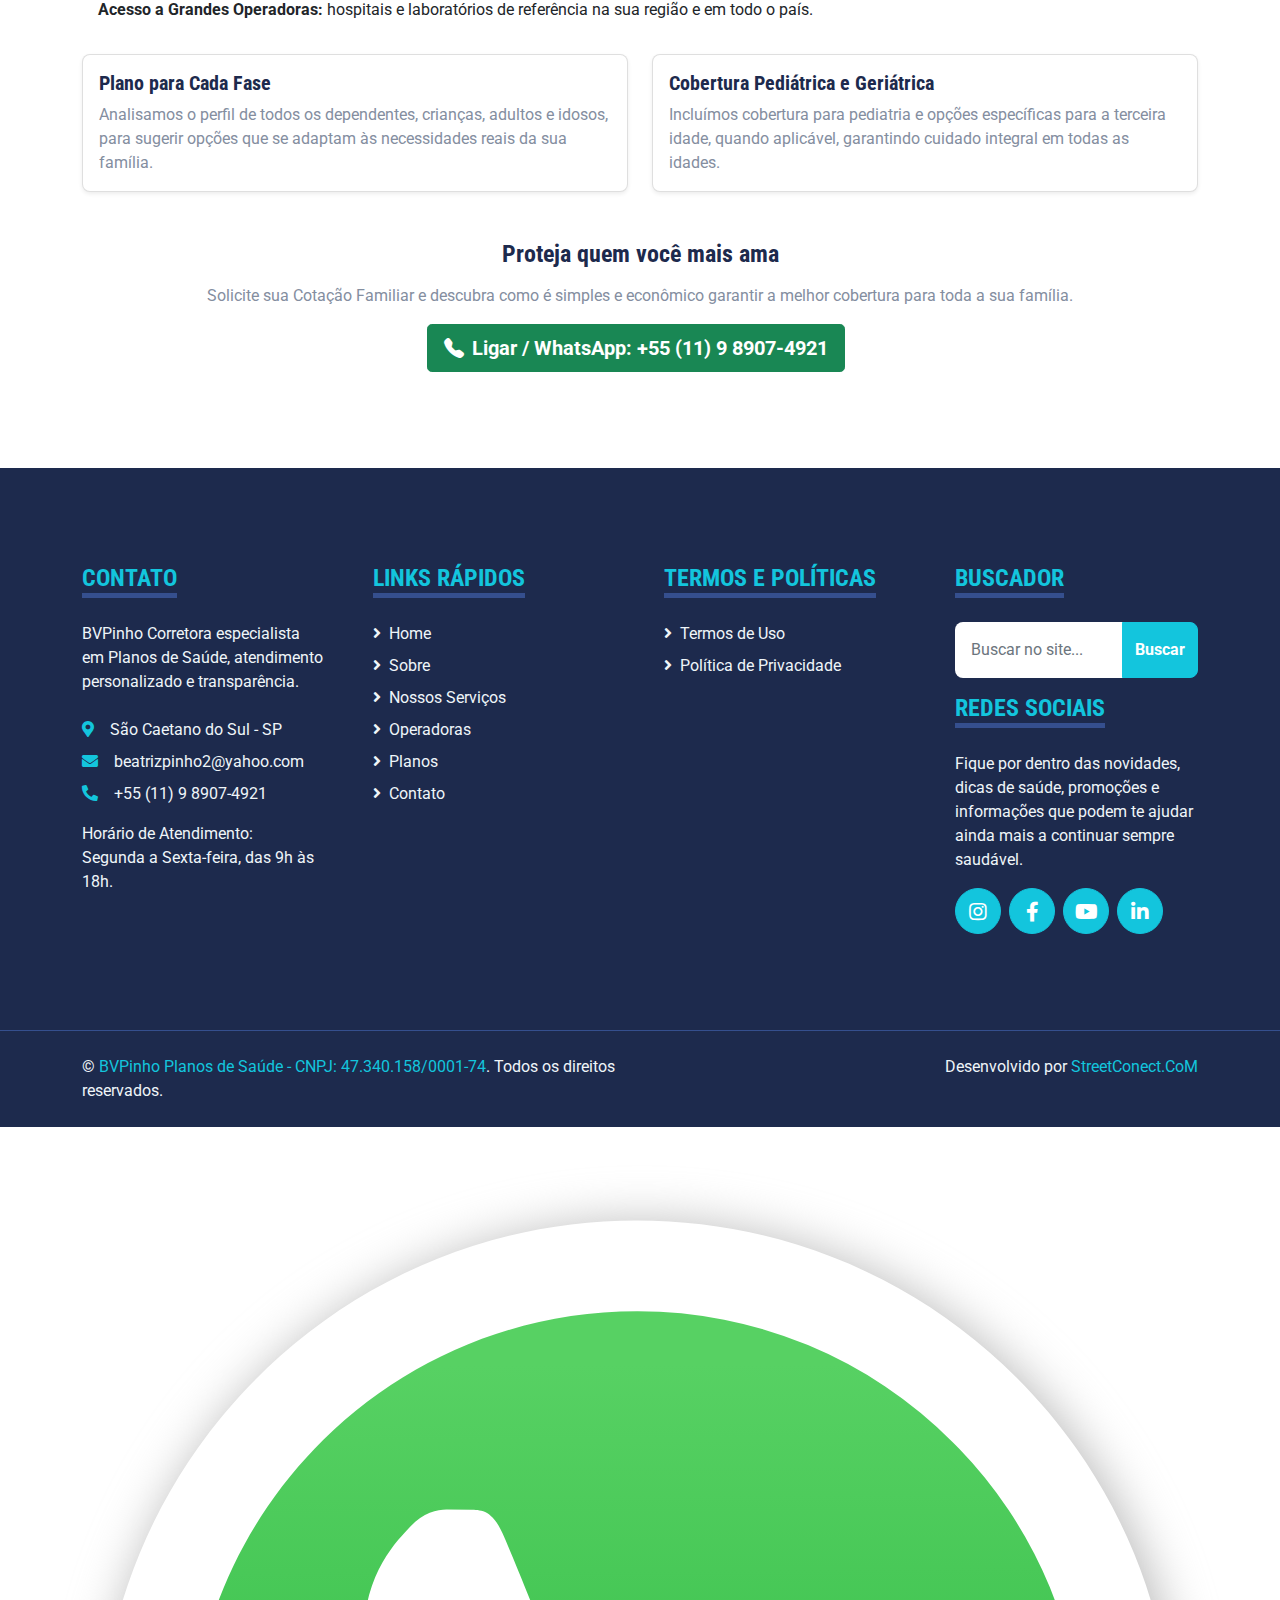
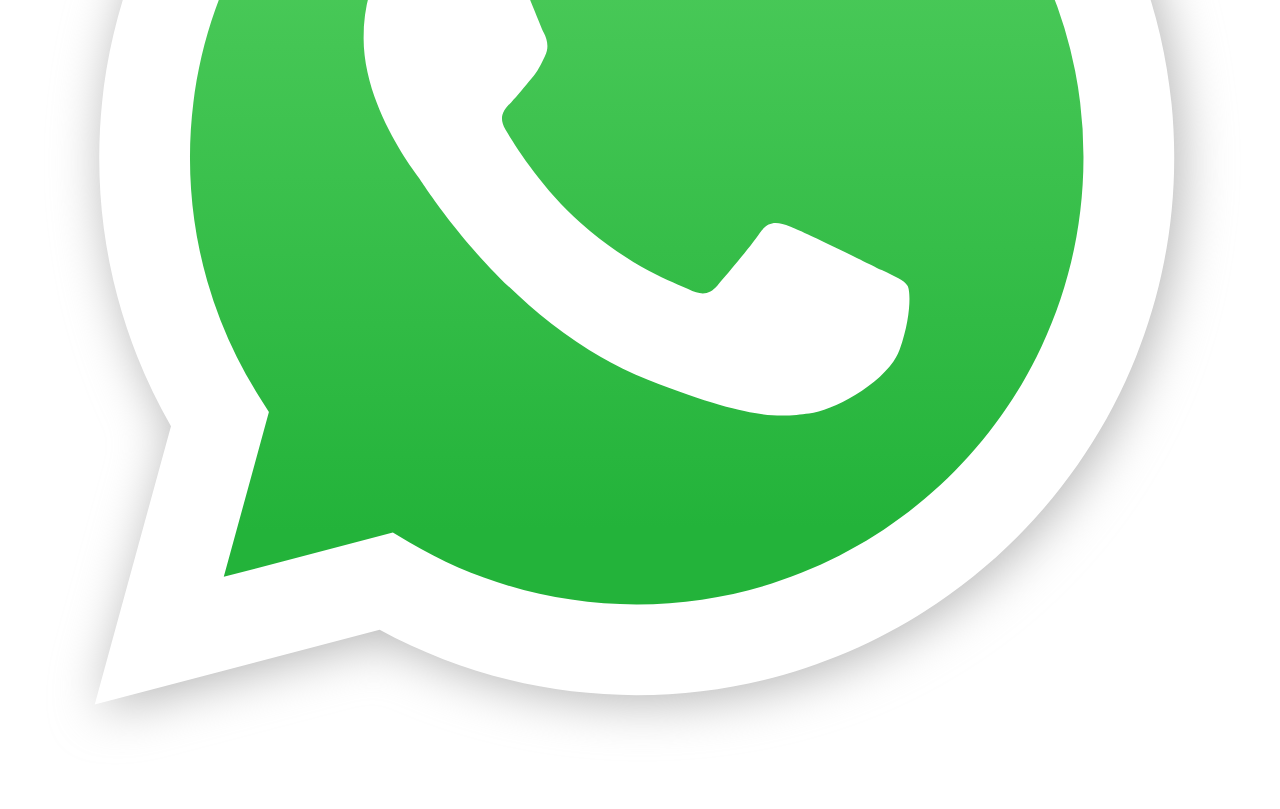
<file: familia.html>
<!-- MCLX TOP INI -->
<!DOCTYPE html>
<html lang="pt-BR">
	<head>
	<!-- Google tag (gtag.js) -->
	<script async src="https://www.googletagmanager.com/gtag/js?id=G-7GDQPE3VZX"></script>
	<script>
	window.dataLayer = window.dataLayer || [];
	function gtag(){dataLayer.push(arguments);}
	gtag('js', new Date());

	gtag('config', 'G-7GDQPE3VZX');
	</script>		
		<meta charset="utf-8">
		<title>Plano de Saúde Familiar Cotação Grátis e Consultoria BVPinho</title>
		<meta content="width=device-width, initial-scale=1.0" name="viewport">
		<meta content="plano de saúde familiar, cotação plano familiar, BVPinho, plano de saúde para família, seguro saúde familiar" name="keywords">
		<meta content="Garanta a saúde de toda a sua família com um Plano Familiar. Cotação gratuita e consultoria especializada da BVPinho. Fale conosco e proteja quem você ama!" name="description">
		<link rel="canonical" href="https://bvpinho.com.br/familia" />
		<meta name="robots" content="index, follow">
		<!-- Open Graph / Social -->
		<meta property="og:title" content="Plano de Saúde Familiar: Cotação Grátis e Consultoria BVPinho" />
		<meta property="og:description" content="Garanta a saúde de toda a sua família com um Plano Familiar. Cotação gratuita e consultoria especializada da BVPinho. Fale conosco e proteja quem você ama!" />
		<meta property="og:type" content="website" />
		<meta property="og:url" content="https://bvpinho.com.br/familia" />
		<meta property="og:image" content="https://bvpinho.com.br/img/bv-head-familia.webp" />
		<meta property="og:site_name" content="BVPinho Planos de Saúde" />
		<!-- Twitter Card -->
		<meta name="twitter:card" content="summary_large_image" />
		<meta name="twitter:title" content="Plano de Saúde Familiar: Cotação Grátis e Consultoria BVPinho" />
		<meta name="twitter:description" content="Garanta a saúde de toda a sua família com um Plano Familiar. Cotação gratuita e consultoria especializada da BVPinho. Fale conosco e proteja quem você ama!" />
		<meta name="twitter:image" content="https://bvpinho.com.br/img/bv-head-familia.webp" />
		<!-- JSON-LD (Organization) -->
<script type="application/ld+json">
				{
					"@context": "https://schema.org",
					"@type": "Organization",
					"name": "BVPinho Planos de Saúde",
					"url": "https://bvpinho.com.br/",
					"logo": "https://bvpinho.com.br/img/bvpinhologo.png",
					"contactPoint": [{
						"@type": "ContactPoint",
						"telephone": "+55 11 98907-4921",
						"contactType": "customer service",
						"areaServed": "BR",
						"availableLanguage": ["Portuguese"]
					}],
					"sameAs": [
					"https://www.facebook.com/beatrizpinhoplanosdesaude/",
					"https://www.instagram.com/bv_pinho/",
					"https://www.youtube.com/@BVPinhoPlanosdeSaude",
					"https://br.linkedin.com/in/beatriz-pinho-b6744188"
					]
				}
			</script>
		<!-- Favicon -->
		<link rel="icon" type="image/x-icon" href="/img/favicon.ico">
		<link rel="icon" type="image/png" sizes="16x16" href="/img/favicon-16x16.png">
		<link rel="icon" type="image/png" sizes="32x32" href="/img/favicon-32x32.png">
		<link rel="apple-touch-icon" href="/img/apple-touch-icon.png">
		<link rel="manifest" href="/img/site.webmanifest">
		<link rel="icon" sizes="192x192" href="/img/android-chrome-192x192.png">
		<link rel="icon" sizes="512x512" href="/img/android-chrome-512x512.png">
		<!-- Google Web Fonts -->
		<link rel="preconnect" href="https://fonts.gstatic.com">
		<link href="https://fonts.googleapis.com/css2?family=Roboto+Condensed:wght@400;700&family=Roboto:wght@400;700&display=swap" rel="stylesheet">
		<!-- Icon Font Stylesheet -->
		<link href="https://cdnjs.cloudflare.com/ajax/libs/font-awesome/5.15.0/css/all.min.css" rel="stylesheet">
		<link href="https://cdn.jsdelivr.net/npm/bootstrap-icons@1.4.1/font/bootstrap-icons.css" rel="stylesheet">
		<!-- Libraries Stylesheet -->
		<link href="lib/owlcarousel/assets/owl.carousel.min.css" rel="stylesheet">
		<link href="lib/tempusdominus/css/tempusdominus-bootstrap-4.min.css" rel="stylesheet" />
		<!-- Customized Bootstrap Stylesheet -->
		<link href="css/bootstrap.min.css" rel="stylesheet">
		<!-- Template Stylesheet -->
		<link href="css/style.css" rel="stylesheet">
	</head>
	<body>
		<!-- Topbar Start -->
		<div class="container-fluid py-2 border-bottom d-none d-lg-block">
			<div class="container">
				<div class="row">
					<div class="col-md-6 text-center text-lg-start mb-2 mb-lg-0">
						<div class="d-inline-flex align-items-center">
							<a class="text-decoration-none text-body pe-3" href="https://api.whatsapp.com/send?phone=5511959880237&text=Ol%C3%A1!%20Gostaria%20de%20receber%20informa%C3%A7%C3%B5es%20sobre%20os%20planos%20de%20sa%C3%BAde%20da%20BVPinho."><i class="bi bi-whatsapp me-2"></i>+55 (11) 9 5988-0237</a>
							<span class="text-body">|</span><a class="text-decoration-none text-body px-3" href="https://api.whatsapp.com/send?phone=5511989074921&text=Ol%C3%A1!%20Gostaria%20de%20receber%20informa%C3%A7%C3%B5es%20sobre%20os%20planos%20de%20sa%C3%BAde%20da%20BVPinho"><i class="bi bi-whatsapp me-2"></i>+55 (11) 9 8907-4921</a>
						</div>
					</div>
					<div class="col-md-6 text-center text-lg-end">
						<div class="d-inline-flex align-items-center">
							<a class="text-body px-2" href="https://www.instagram.com/bv_pinho/"><i class="fab fa-instagram"></i></a>
							<a class="text-body px-2" href="https://www.facebook.com/beatrizpinhoplanosdesaude/"><i class="fab fa-facebook-f"></i></a>
							<a class="text-body ps-2" href="https://www.youtube.com/@BVPinhoPlanosdeSaude"><i class="fab fa-youtube"></i></a>
							<a class="text-body px-2" href="https://br.linkedin.com/in/beatriz-pinho-b6744188"><i class="fab fa-linkedin-in"></i></a>
						</div>
					</div>
				</div>
			</div>
		</div>
		<!-- Topbar End -->
		<!-- Navbar Start -->
		<div class="container-fluid sticky-top bg-white shadow-sm mb-0">
			<div class="container">
				<nav class="navbar navbar-expand-lg bg-white navbar-light py-3 py-lg-0">
					<a href="index" class="navbar-brand">
						<img src="img/bvpinhologo.png" alt="BVPinho Planos de Saúde" class="img-fluid" style="height:56px; max-height:56px; width:auto;">
					</a>
					<button class="navbar-toggler" type="button" data-bs-toggle="collapse" data-bs-target="#navbarCollapse">
						<span class="navbar-toggler-icon"></span>
					</button>
					<div class="collapse navbar-collapse" id="navbarCollapse">
						<div class="navbar-nav ms-auto py-0">
							<a href="index" class="nav-item nav-link">Home</a>
							<a href="about" class="nav-item nav-link">Sobre Nós</a>
							<a href="index#servicos" class="nav-item nav-link">Nossos Serviços</a>
							<a href="operadoras" class="nav-item nav-link">Operadoras</a>
							<div class="nav-item dropdown">
								<a href="#" class="nav-link dropdown-toggle active" data-bs-toggle="dropdown">Planos</a>
								<div class="dropdown-menu m-0">
									<a href="familia" class="dropdown-item active">Planos de Saúde Familiar</a>
									<a href="empresarial" class="dropdown-item">Planos de Saúde Empresarial</a>
									<a href="individual" class="dropdown-item">Planos de Saúde Individual</a>
									<a href="terceiraidade" class="dropdown-item">Planos de Saúde para Terceira Idade</a>
									<a href="mei" class="dropdown-item">Planos de Saúde para MEI</a>
									<a href="odontologicos" class="dropdown-item">Planos Odontológicos</a>
								</div>
							</div>
							<a href="contact" class="nav-item nav-link">Contato</a>
						</div>
					</div>
				</nav>
			</div>
		</div>
		<!-- Navbar End -->
		<!-- MCLX TOP END -->
		<!-- Hero -->
		<div class="container-fluid bg-primary py-5 mb-5 hero-header" style="background-image: url('img/bv-head-familia.webp'); background-position: center center; background-size: cover; background-repeat: no-repeat;">
			<div class="container py-5">
				<div class="row justify-content-start">
					<div class="col-lg-8 text-center text-lg-start">
						<h5 class="d-inline-block text-white text-uppercase border-bottom border-5" style="border-color: rgba(256, 256, 256, .3) !important;">Plano Familiar</h5>
						<h1 class="display-1 text-white mb-md-4">BVPinho: A Tranquilidade de Ter Toda a Sua Família Protegida em um Só Plano</h1>
					</div>
				</div>
			</div>
		</div>
		<!-- Content Start -->
		<div class="container-fluid py-5">
			<div class="container">
				<div class="row gx-5 align-items-center">
					<div class="col-lg-6 mb-4 mb-lg-0">
						<img src="img/familia_saudavel.webp" alt="Plano de Saúde Familiar com cobertura compalt="Plano de Saúde para Terceira Idade com atendimento especializado" class="img-fluid rounded shadow-sm" style="object-fit: cover; width:100%; height:420px;">					</div>
					<div class="col-lg-6">
						<p class="lead">A saúde da sua família é o seu bem mais precioso. Garantir que todos, do bebê ao avô, tenham acesso rápido e de qualidade a consultas, exames e emergências é a base para uma vida familiar tranquila e sem preocupações.</p>
						<p>Na BVPinho Corretora de Planos de Saúde, entendemos essa prioridade e oferecemos a solução mais inteligente: o Plano de Saúde Familiar. Contratar um plano familiar é muito mais do que uma conveniência; é uma estratégia de cuidado e economia.</p>
						<a href="https://api.whatsapp.com/send?phone=5511989074921&text=Olá!%20Quero%20uma%20cotação%20para%20plano%20familiar." class="btn btn-primary btn-lg mt-3 me-2"><i class="bi bi-whatsapp me-2"></i>Fale via WhatsApp</a>
						<a href="mailto:beatrizpinho2@yahoo.com" class="btn btn-outline-primary btn-lg mt-3"><i class="fa fa-envelope me-2"></i>Solicitar Cotação</a>
					</div>
				</div>
				<div class="row mt-5">
					<div class="col-lg-12">
						<h3>Por que escolher um Plano Familiar com a BVPinho?</h3>
						<ul class="list-group list-group-flush mb-4">
							<li class="list-group-item"><strong>Cobertura Unificada:</strong> todos os membros sob as mesmas regras e benefícios.</li>
							<li class="list-group-item"><strong>Economia Inteligente:</strong> mensalidades mais vantajosas que a soma de planos individuais.</li>
							<li class="list-group-item"><strong>Gestão Simplificada:</strong> um contrato, um vencimento e um único ponto de contato.</li>
							<li class="list-group-item"><strong>Acesso a Grandes Operadoras:</strong> hospitais e laboratórios de referência na sua região e em todo o país.</li>
						</ul>
					</div>
				</div>
				<div class="row g-4">
					<div class="col-md-6">
						<div class="card shadow-sm h-100">
							<div class="card-body">
								<h5 class="card-title">Plano para Cada Fase</h5>
								<p class="card-text">Analisamos o perfil de todos os dependentes, crianças, adultos e idosos, para sugerir opções que se adaptam às necessidades reais da sua família.</p>
							</div>
						</div>
					</div>
					<div class="col-md-6">
						<div class="card shadow-sm h-100">
							<div class="card-body">
								<h5 class="card-title">Cobertura Pediátrica e Geriátrica</h5>
								<p class="card-text">Incluímos cobertura para pediatria e opções específicas para a terceira idade, quando aplicável, garantindo cuidado integral em todas as idades.</p>
							</div>
						</div>
					</div>
				</div>
				<div class="text-center mt-5">
					<h4 class="mb-3">Proteja quem você mais ama</h4>
					<p>Solicite sua Cotação Familiar e descubra como é simples e econômico garantir a melhor cobertura para toda a sua família.</p>
					<a href="https://api.whatsapp.com/send?phone=5511989074921&text=Olá!%20Quero%20uma%20cotação%20familiar." class="btn btn-success btn-lg me-2"><i class="bi bi-telephone-fill me-2"></i>Ligar / WhatsApp: +55 (11) 9 8907-4921</a>
				</div>
			</div>
		</div>
		<!-- Content End -->
		<!-- MCLX BOTTOM INI -->
		<!-- Footer Start -->
		<div class="container-fluid bg-dark text-light mt-5 py-5">
			<div class="container py-5">
				<div class="row g-5">
					<div class="col-lg-3 col-md-6">
						<h4 class="d-inline-block text-primary text-uppercase border-bottom border-5 border-secondary mb-4">Contato</h4>
						<p class="mb-4">BVPinho Corretora especialista em Planos de Saúde, atendimento personalizado e transparência.</p>
						<p class="mb-2"><i class="fa fa-map-marker-alt text-primary me-3"></i>São Caetano do Sul - SP</p>
						<p class="mb-2"><i class="fa fa-envelope text-primary me-3"></i>beatrizpinho2@yahoo.com</p>
						<p class="mb-3"><i class="fa fa-phone-alt text-primary me-3"></i>+55 (11) 9 8907-4921</p>
						<p class="mb-0">Horário de Atendimento:</p>
						<p class="mb-0">Segunda a Sexta-feira, das 9h às 18h.</p>
					</div>
					<div class="col-lg-3 col-md-6">
						<h4 class="d-inline-block text-primary text-uppercase border-bottom border-5 border-secondary mb-4">Links Rápidos</h4>
						<div class="d-flex flex-column justify-content-start">
							<a class="text-light mb-2" href="index"><i class="fa fa-angle-right me-2"></i>Home</a>
							<a class="text-light mb-2" href="about"><i class="fa fa-angle-right me-2"></i>Sobre</a>
							<a class="text-light mb-2" href="index#servicos"><i class="fa fa-angle-right me-2"></i>Nossos Serviços</a>
							<a class="text-light mb-2" href="operadoras"><i class="fa fa-angle-right me-2"></i>Operadoras</a>
							<a class="text-light mb-2" href="index#planos"><i class="fa fa-angle-right me-2"></i>Planos</a>
							<a class="text-light" href="contact"><i class="fa fa-angle-right me-2"></i>Contato</a>
						</div>
					</div>
					<div class="col-lg-3 col-md-6">
						<h4 class="d-inline-block text-primary text-uppercase border-bottom border-5 border-secondary mb-4">Termos e Políticas</h4>
						<div class="d-flex flex-column justify-content-start">
							<a class="text-light mb-2" href="termos-de-uso"><i class="fa fa-angle-right me-2"></i>Termos de Uso</a>
							<a class="text-light mb-2" href="politica-privacidade"><i class="fa fa-angle-right me-2"></i>Política de Privacidade</a>
						</div>
					</div>
					<div class="col-lg-3 col-md-6">
						<h4 class="d-inline-block text-primary text-uppercase border-bottom border-5 border-secondary mb-4">
							Buscador
						</h4>
						<form action="https://www.google.com/search" method="GET">
							<div class="input-group">
								<!-- Campo de busca -->
								<input type="text" name="q" class="form-control p-3 border-0" placeholder="Buscar no site...">
								
								<input type="hidden" name="sitesearch" value="bvpinho.com.br">
								<button class="btn btn-primary">Buscar</button>
							</div>
						</form>
						<p class="mb5"></p>
						<h4 class="d-inline-block text-primary text-uppercase border-bottom border-5 border-secondary mb-4">Redes Sociais</h4>
						<p>Fique por dentro das novidades, dicas de saúde, promoções e informações que podem te ajudar ainda mais a continuar sempre saudável.</p>
						<div class="d-flex">
							<a class="btn btn-lg btn-primary btn-lg-square rounded-circle me-2" href="https://www.instagram.com/bv_pinho/"><i class="fab fa-instagram"></i></a>
							<a class="btn btn-lg btn-primary btn-lg-square rounded-circle me-2" href="https://www.facebook.com/beatrizpinhoplanosdesaude/"><i class="fab fa-facebook-f"></i></a>
							<a class="btn btn-lg btn-primary btn-lg-square rounded-circle me-2" href="https://www.youtube.com/@BVPinhoPlanosdeSaude"><i class="fab fa-youtube"></i></a>
							<a class="btn btn-lg btn-primary btn-lg-square rounded-circle me-2" href="https://br.linkedin.com/in/beatriz-pinho-b6744188"><i class="fab fa-linkedin-in"></i></a>
						</div>
					</div>
				</div>
			</div>
		</div>
		<div class="container-fluid bg-dark text-light border-top border-secondary py-4">
			<div class="container">
				<div class="row g-5">
					<div class="col-md-6 text-center text-md-start">
						<p class="mb-md-0">&copy; <a class="text-primary" href="#">BVPinho Planos de Saúde - CNPJ: 47.340.158/0001-74</a>. Todos os direitos reservados.</p>
					</div>
					<div class="col-md-6 text-center text-md-end">
						<p class="mb-0 font-mini">Desenvolvido por <a class="text-primary" href="https://streetconect.com">StreetConect.CoM</a></p>
					</div>
				</div>
			</div>
		</div>
		<a href="https://api.whatsapp.com/send?phone=5511989074921&text=Olá! Gostaria de mais informações."
		class="btn-whatsapp" target="_blank" aria-label="WhatsApp">
			<img src="img/WhatsApp.svg" alt="WhatsApp">
		</a>
		<!-- Footer End -->
		<!-- Back to Top -->
		<a href="#" class="btn btn-lg btn-primary btn-lg-square back-to-top"><i class="bi bi-arrow-up"></i></a>
		<!-- JavaScript Libraries -->
		<script src="https://code.jquery.com/jquery-3.4.1.min.js"></script>
		<script src="https://cdn.jsdelivr.net/npm/bootstrap@5.0.0/dist/js/bootstrap.bundle.min.js"></script>
		<script src="lib/easing/easing.min.js"></script>
		<script src="lib/waypoints/waypoints.min.js"></script>
		<script src="lib/owlcarousel/owl.carousel.min.js"></script>
		<script src="lib/tempusdominus/js/moment.min.js"></script>
		<script src="lib/tempusdominus/js/moment-timezone.min.js"></script>
		<script src="lib/tempusdominus/js/tempusdominus-bootstrap-4.min.js"></script>
		<!-- Template Javascript -->
		<script src="js/main.js"></script>
		<!-- MCLX BOTTOM END -->
	</body>
</html>
</file>
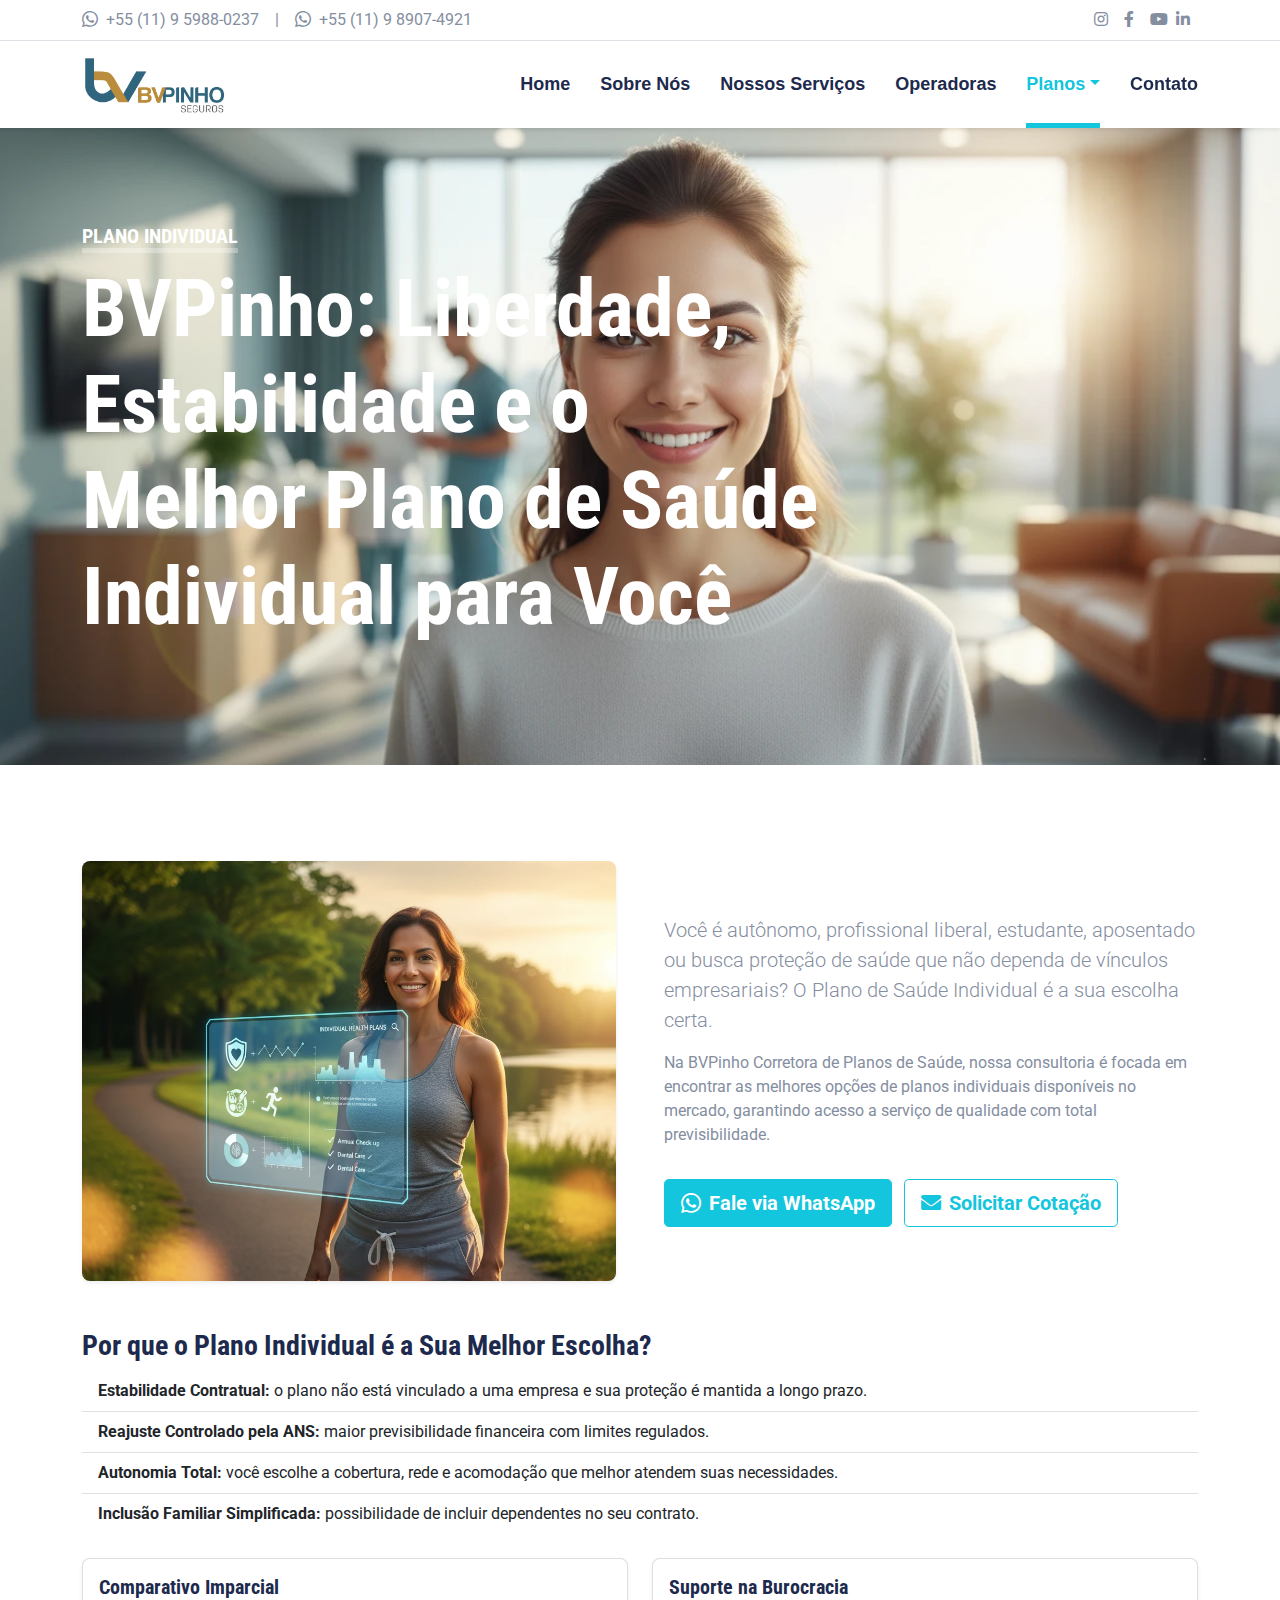
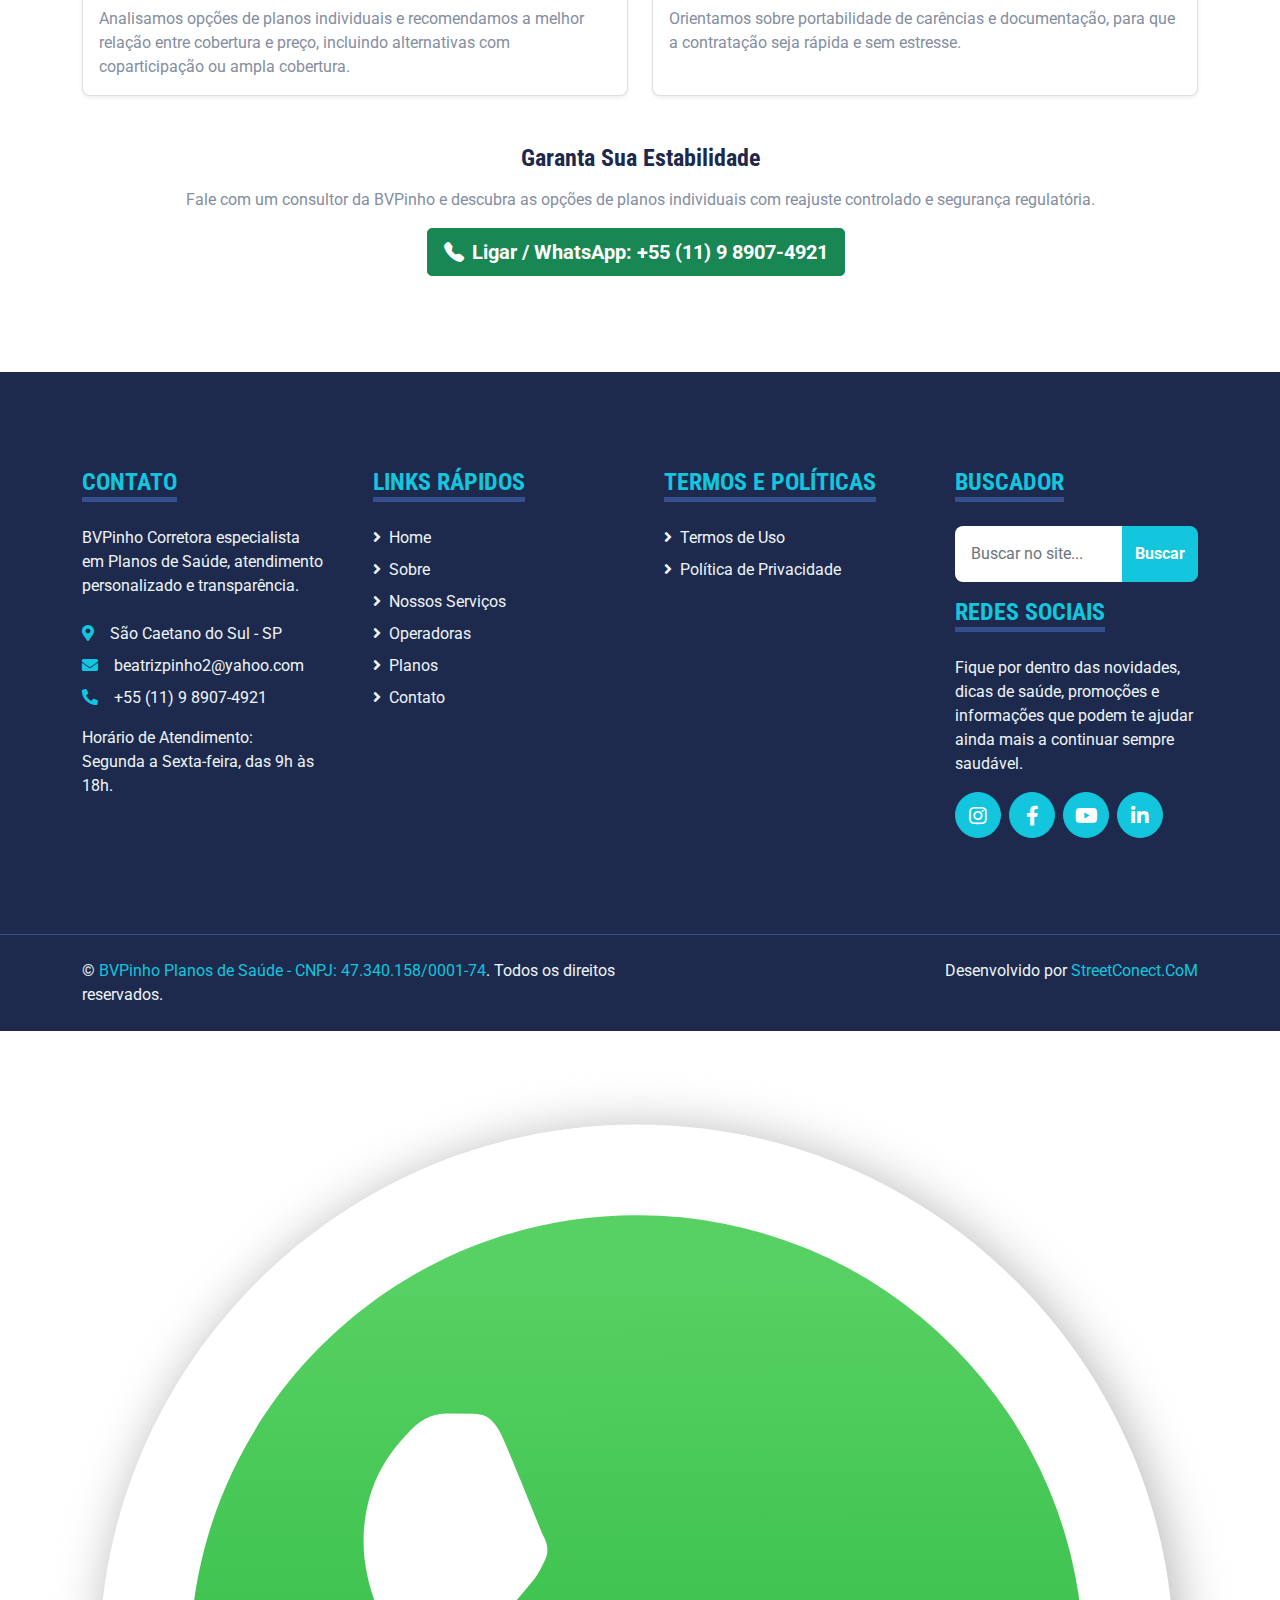
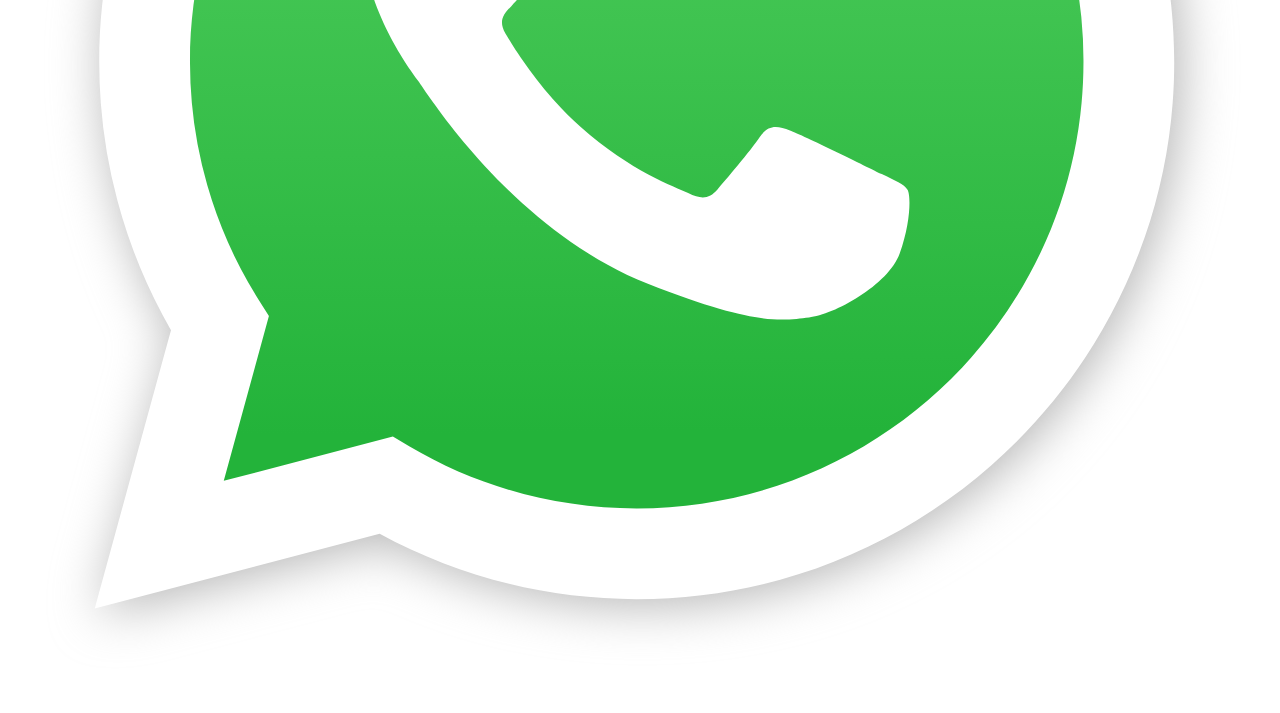
<file: individual.html>
<!-- MCLX TOP INI -->
<!DOCTYPE html>
<html lang="pt-BR">
	<head>
	<!-- Google tag (gtag.js) -->
	<script async src="https://www.googletagmanager.com/gtag/js?id=G-7GDQPE3VZX"></script>
	<script>
	window.dataLayer = window.dataLayer || [];
	function gtag(){dataLayer.push(arguments);}
	gtag('js', new Date());

	gtag('config', 'G-7GDQPE3VZX');
	</script>		
		<meta charset="utf-8">
		<title>Plano de Saúde Individual: Cotação Grátis e Estabilidade | BVPinho</title>
		<meta content="width=device-width, initial-scale=1.0" name="viewport">
		<meta content="plano de saúde individual, cotação plano individual, BVPinho, plano de saúde pessoa física, reajuste ANS" name="keywords">
		<meta content="Busca um plano de saúde individual com estabilidade e reajuste controlado pela ANS? Fale com a BVPinho e garanta sua proteção. Cotação gratuita!" name="description">
		<link rel="canonical" href="https://bvpinho.com.br/individual" />
		<meta name="robots" content="index, follow">
		<!-- Open Graph / Social -->
		<meta property="og:title" content="Plano de Saúde Individual: Cotação Grátis e Estabilidade | BVPinho" />
		<meta property="og:description" content="Busca um plano de saúde individual com estabilidade e reajuste controlado pela ANS? Fale com a BVPinho e garanta sua proteção. Cotação gratuita!" />
		<meta property="og:type" content="website" />
		<meta property="og:url" content="https://bvpinho.com.br/individual" />
		<meta property="og:image" content="https://bvpinho.com.br/img/bv-head-individual.webp" />
		<meta property="og:site_name" content="BVPinho Planos de Saúde" />
		<!-- Twitter Card -->
		<meta name="twitter:card" content="summary_large_image" />
		<meta name="twitter:title" content="Plano de Saúde Individual: Cotação Grátis e Estabilidade | BVPinho" />
		<meta name="twitter:description" content="Busca um plano de saúde individual com estabilidade e reajuste controlado pela ANS? Fale com a BVPinho e garanta sua proteção. Cotação gratuita!" />
		<meta name="twitter:image" content="https://bvpinho.com.br/img/bv-head-individual.webp" />
		<!-- JSON-LD (Organization) -->
<script type="application/ld+json">
				{
					"@context": "https://schema.org",
					"@type": "Organization",
					"name": "BVPinho Planos de Saúde",
					"url": "https://bvpinho.com.br/",
					"logo": "https://bvpinho.com.br/img/bvpinhologo.png",
					"contactPoint": [{
						"@type": "ContactPoint",
						"telephone": "+55 11 98907-4921",
						"contactType": "customer service",
						"areaServed": "BR",
						"availableLanguage": ["Portuguese"]
					}],
					"sameAs": [
					"https://www.facebook.com/beatrizpinhoplanosdesaude/",
					"https://www.instagram.com/bv_pinho/",
					"https://www.youtube.com/@BVPinhoPlanosdeSaude",
					"https://br.linkedin.com/in/beatriz-pinho-b6744188"
					]
				}
			</script>
		<!-- Favicon -->
		<link rel="icon" type="image/x-icon" href="/img/favicon.ico">
		<link rel="icon" type="image/png" sizes="16x16" href="/img/favicon-16x16.png">
		<link rel="icon" type="image/png" sizes="32x32" href="/img/favicon-32x32.png">
		<link rel="apple-touch-icon" href="/img/apple-touch-icon.png">
		<link rel="manifest" href="/img/site.webmanifest">
		<link rel="icon" sizes="192x192" href="/img/android-chrome-192x192.png">
		<link rel="icon" sizes="512x512" href="/img/android-chrome-512x512.png">
		<!-- Google Web Fonts -->
		<link rel="preconnect" href="https://fonts.gstatic.com">
		<link href="https://fonts.googleapis.com/css2?family=Roboto+Condensed:wght@400;700&family=Roboto:wght@400;700&display=swap" rel="stylesheet">
		<!-- Icon Font Stylesheet -->
		<link href="https://cdnjs.cloudflare.com/ajax/libs/font-awesome/5.15.0/css/all.min.css" rel="stylesheet">
		<link href="https://cdn.jsdelivr.net/npm/bootstrap-icons@1.4.1/font/bootstrap-icons.css" rel="stylesheet">
		<!-- Libraries Stylesheet -->
		<link href="lib/owlcarousel/assets/owl.carousel.min.css" rel="stylesheet">
		<link href="lib/tempusdominus/css/tempusdominus-bootstrap-4.min.css" rel="stylesheet" />
		<!-- Customized Bootstrap Stylesheet -->
		<link href="css/bootstrap.min.css" rel="stylesheet">
		<!-- Template Stylesheet -->
		<link href="css/style.css" rel="stylesheet">
	</head>
	<body>
		<!-- Topbar Start -->
		<div class="container-fluid py-2 border-bottom d-none d-lg-block">
			<div class="container">
				<div class="row">
					<div class="col-md-6 text-center text-lg-start mb-2 mb-lg-0">
						<div class="d-inline-flex align-items-center">
							<a class="text-decoration-none text-body pe-3" href="https://api.whatsapp.com/send?phone=5511959880237&text=Ol%C3%A1!%20Gostaria%20de%20receber%20informa%C3%A7%C3%B5es%20sobre%20os%20planos%20de%20sa%C3%BAde%20da%20BVPinho."><i class="bi bi-whatsapp me-2"></i>+55 (11) 9 5988-0237</a>
							<span class="text-body">|</span><a class="text-decoration-none text-body px-3" href="https://api.whatsapp.com/send?phone=5511989074921&text=Ol%C3%A1!%20Gostaria%20de%20receber%20informa%C3%A7%C3%B5es%20sobre%20os%20planos%20de%20sa%C3%BAde%20da%20BVPinho"><i class="bi bi-whatsapp me-2"></i>+55 (11) 9 8907-4921</a>
						</div>
					</div>
					<div class="col-md-6 text-center text-lg-end">
						<div class="d-inline-flex align-items-center">
							<a class="text-body px-2" href="https://www.instagram.com/bv_pinho/"><i class="fab fa-instagram"></i></a>
							<a class="text-body px-2" href="https://www.facebook.com/beatrizpinhoplanosdesaude/"><i class="fab fa-facebook-f"></i></a>
							<a class="text-body ps-2" href="https://www.youtube.com/@BVPinhoPlanosdeSaude"><i class="fab fa-youtube"></i></a>
							<a class="text-body px-2" href="https://br.linkedin.com/in/beatriz-pinho-b6744188"><i class="fab fa-linkedin-in"></i></a>
						</div>
					</div>
				</div>
			</div>
		</div>
		<!-- Topbar End -->
		<!-- Navbar Start -->
		<div class="container-fluid sticky-top bg-white shadow-sm mb-0">
			<div class="container">
				<nav class="navbar navbar-expand-lg bg-white navbar-light py-3 py-lg-0">
					<a href="/" class="navbar-brand">
						<img src="img/bvpinhologo.png" alt="BVPinho Planos de Saúde" class="img-fluid" style="height:56px; max-height:56px; width:auto;">
					</a>
					<button class="navbar-toggler" type="button" data-bs-toggle="collapse" data-bs-target="#navbarCollapse">
						<span class="navbar-toggler-icon"></span>
					</button>
					<div class="collapse navbar-collapse" id="navbarCollapse">
						<div class="navbar-nav ms-auto py-0">
							<a href="/" class="nav-item nav-link">Home</a>
							<a href="about" class="nav-item nav-link">Sobre Nós</a>
							<a href="index#servicos" class="nav-item nav-link">Nossos Serviços</a>
							<a href="operadoras" class="nav-item nav-link">Operadoras</a>
							<div class="nav-item dropdown">
								<a href="#" class="nav-link dropdown-toggle active" data-bs-toggle="dropdown">Planos</a>
								<div class="dropdown-menu m-0">
									<a href="familia" class="dropdown-item">Planos de Saúde Familiar</a>
									<a href="empresarial" class="dropdown-item">Planos de Saúde Empresarial</a>
									<a href="individual" class="dropdown-item active">Planos de Saúde Individual</a>
									<a href="terceiraidade" class="dropdown-item">Planos de Saúde para Terceira Idade</a>
									<a href="mei" class="dropdown-item">Planos de Saúde para MEI</a>
									<a href="odontologicos" class="dropdown-item">Planos Odontológicos</a>
								</div>
							</div>
							<a href="contact" class="nav-item nav-link">Contato</a>
						</div>
					</div>
				</nav>
			</div>
		</div>
		<!-- Navbar End -->
		<!-- MCLX TOP END -->
		<!-- Hero -->
		<div class="container-fluid bg-primary py-5 mb-5 hero-header" style="background-image: url('img/bv-head-individual.webp'); background-position: center center; background-size: cover; background-repeat: no-repeat;">
			<div class="container py-5">
				<div class="row justify-content-start">
					<div class="col-lg-8 text-center text-lg-start">
						<h5 class="d-inline-block text-white text-uppercase border-bottom border-5" style="border-color: rgba(256, 256, 256, .3) !important;">Plano Individual</h5>
						<h1 class="display-1 text-white mb-md-4">BVPinho: Liberdade, Estabilidade e o Melhor Plano de Saúde Individual para Você</h1>
					</div>
				</div>
			</div>
		</div>
		<!-- Content Start -->
		<div class="container-fluid py-5">
			<div class="container">
				<div class="row gx-5 align-items-center">
					<div class="col-lg-6 mb-4 mb-lg-0">
						<img src="img/individual_saudavel.webp" alt="Plano de Saúde Individual com autonomia e estabilidade" class="img-fluid rounded shadow-sm" style="object-fit: cover; width:100%; height:420px;">
					</div>
					<div class="col-lg-6">
						<p class="lead">Você é autônomo, profissional liberal, estudante, aposentado ou busca proteção de saúde que não dependa de vínculos empresariais? O Plano de Saúde Individual é a sua escolha certa.</p>
						<p>Na BVPinho Corretora de Planos de Saúde, nossa consultoria é focada em encontrar as melhores opções de planos individuais disponíveis no mercado, garantindo acesso a serviço de qualidade com total previsibilidade.</p>
						<a href="https://api.whatsapp.com/send?phone=5511989074921&text=Olá!%20Quero%20uma%20cotação%20individual." class="btn btn-primary btn-lg mt-3 me-2"><i class="bi bi-whatsapp me-2"></i>Fale via WhatsApp</a>
						<a href="mailto:beatrizpinho2@yahoo.com" class="btn btn-outline-primary btn-lg mt-3"><i class="fa fa-envelope me-2"></i>Solicitar Cotação</a>
					</div>
				</div>
				<div class="row mt-5">
					<div class="col-lg-12">
						<h3>Por que o Plano Individual é a Sua Melhor Escolha?</h3>
						<ul class="list-group list-group-flush mb-4">
							<li class="list-group-item"><strong>Estabilidade Contratual:</strong> o plano não está vinculado a uma empresa e sua proteção é mantida a longo prazo.</li>
							<li class="list-group-item"><strong>Reajuste Controlado pela ANS:</strong> maior previsibilidade financeira com limites regulados.</li>
							<li class="list-group-item"><strong>Autonomia Total:</strong> você escolhe a cobertura, rede e acomodação que melhor atendem suas necessidades.</li>
							<li class="list-group-item"><strong>Inclusão Familiar Simplificada:</strong> possibilidade de incluir dependentes no seu contrato.</li>
						</ul>
					</div>
				</div>
				<div class="row g-4">
					<div class="col-md-6">
						<div class="card shadow-sm h-100">
							<div class="card-body">
								<h5 class="card-title">Comparativo Imparcial</h5>
								<p class="card-text">Analisamos opções de planos individuais e recomendamos a melhor relação entre cobertura e preço, incluindo alternativas com coparticipação ou ampla cobertura.</p>
							</div>
						</div>
					</div>
					<div class="col-md-6">
						<div class="card shadow-sm h-100">
							<div class="card-body">
								<h5 class="card-title">Suporte na Burocracia</h5>
								<p class="card-text">Orientamos sobre portabilidade de carências e documentação, para que a contratação seja rápida e sem estresse.</p>
							</div>
						</div>
					</div>
				</div>
				<div class="text-center mt-5">
					<h4 class="mb-3">Garanta Sua Estabilidade</h4>
					<p>Fale com um consultor da BVPinho e descubra as opções de planos individuais com reajuste controlado e segurança regulatória.</p>
					<a href="https://api.whatsapp.com/send?phone=5511989074921&text=Olá!%20Quero%20uma%20cotação%20individual." class="btn btn-success btn-lg me-2"><i class="bi bi-telephone-fill me-2"></i>Ligar / WhatsApp: +55 (11) 9 8907-4921</a>
				</div>
			</div>
		</div>
		<!-- Content End -->
		<!-- MCLX BOTTOM INI -->
		<!-- Footer Start -->
		<div class="container-fluid bg-dark text-light mt-5 py-5">
			<div class="container py-5">
				<div class="row g-5">
					<div class="col-lg-3 col-md-6">
						<h4 class="d-inline-block text-primary text-uppercase border-bottom border-5 border-secondary mb-4">Contato</h4>
						<p class="mb-4">BVPinho Corretora especialista em Planos de Saúde, atendimento personalizado e transparência.</p>
						<p class="mb-2"><i class="fa fa-map-marker-alt text-primary me-3"></i>São Caetano do Sul - SP</p>
						<p class="mb-2"><i class="fa fa-envelope text-primary me-3"></i>beatrizpinho2@yahoo.com</p>
						<p class="mb-3"><i class="fa fa-phone-alt text-primary me-3"></i>+55 (11) 9 8907-4921</p>
						<p class="mb-0">Horário de Atendimento:</p>
						<p class="mb-0">Segunda a Sexta-feira, das 9h às 18h.</p>
					</div>
					<div class="col-lg-3 col-md-6">
						<h4 class="d-inline-block text-primary text-uppercase border-bottom border-5 border-secondary mb-4">Links Rápidos</h4>
						<div class="d-flex flex-column justify-content-start">
							<a class="text-light mb-2" href="index"><i class="fa fa-angle-right me-2"></i>Home</a>
							<a class="text-light mb-2" href="about"><i class="fa fa-angle-right me-2"></i>Sobre</a>
							<a class="text-light mb-2" href="index#servicos"><i class="fa fa-angle-right me-2"></i>Nossos Serviços</a>
							<a class="text-light mb-2" href="operadoras"><i class="fa fa-angle-right me-2"></i>Operadoras</a>
							<a class="text-light mb-2" href="index#planos"><i class="fa fa-angle-right me-2"></i>Planos</a>
							<a class="text-light" href="contact"><i class="fa fa-angle-right me-2"></i>Contato</a>
						</div>
					</div>
					<div class="col-lg-3 col-md-6">
						<h4 class="d-inline-block text-primary text-uppercase border-bottom border-5 border-secondary mb-4">Termos e Políticas</h4>
						<div class="d-flex flex-column justify-content-start">
							<a class="text-light mb-2" href="termos-de-uso"><i class="fa fa-angle-right me-2"></i>Termos de Uso</a>
							<a class="text-light mb-2" href="politica-privacidade"><i class="fa fa-angle-right me-2"></i>Política de Privacidade</a>
						</div>
					</div>
					<div class="col-lg-3 col-md-6">
						<h4 class="d-inline-block text-primary text-uppercase border-bottom border-5 border-secondary mb-4">
							Buscador
						</h4>
						<form action="https://www.google.com/search" method="GET">
							<div class="input-group">
								<!-- Campo de busca -->
								<input type="text" name="q" class="form-control p-3 border-0" placeholder="Buscar no site...">
								<input type="hidden" name="sitesearch" value="bvpinho.com.br">
								<button class="btn btn-primary">Buscar</button>
							</div>
						</form>
						<p class="mb5"></p>
						<h4 class="d-inline-block text-primary text-uppercase border-bottom border-5 border-secondary mb-4">Redes Sociais</h4>
						<p>Fique por dentro das novidades, dicas de saúde, promoções e informações que podem te ajudar ainda mais a continuar sempre saudável.</p>
						<div class="d-flex">
							<a class="btn btn-lg btn-primary btn-lg-square rounded-circle me-2" href="https://www.instagram.com/bv_pinho/"><i class="fab fa-instagram"></i></a>
							<a class="btn btn-lg btn-primary btn-lg-square rounded-circle me-2" href="https://www.facebook.com/beatrizpinhoplanosdesaude/"><i class="fab fa-facebook-f"></i></a>
							<a class="btn btn-lg btn-primary btn-lg-square rounded-circle me-2" href="https://www.youtube.com/@BVPinhoPlanosdeSaude"><i class="fab fa-youtube"></i></a>
							<a class="btn btn-lg btn-primary btn-lg-square rounded-circle me-2" href="https://br.linkedin.com/in/beatriz-pinho-b6744188"><i class="fab fa-linkedin-in"></i></a>
						</div>
					</div>
				</div>
			</div>
		</div>
		<div class="container-fluid bg-dark text-light border-top border-secondary py-4">
			<div class="container">
				<div class="row g-5">
					<div class="col-md-6 text-center text-md-start">
						<p class="mb-md-0">&copy; <a class="text-primary" href="#">BVPinho Planos de Saúde - CNPJ: 47.340.158/0001-74</a>. Todos os direitos reservados.</p>
					</div>
					<div class="col-md-6 text-center text-md-end">
						<p class="mb-0 font-mini">Desenvolvido por <a class="text-primary" href="https://streetconect.com">StreetConect.CoM</a></p>
					</div>
				</div>
			</div>
		</div>
		<a href="https://api.whatsapp.com/send?phone=5511989074921&text=Olá! Gostaria de mais informações."
		class="btn-whatsapp" target="_blank" aria-label="WhatsApp">
			<img src="img/WhatsApp.svg" alt="WhatsApp">
		</a>
		<!-- Footer End -->
		<!-- Back to Top -->
		<a href="#" class="btn btn-lg btn-primary btn-lg-square back-to-top"><i class="bi bi-arrow-up"></i></a>
		<!-- JavaScript Libraries -->
		<script src="https://code.jquery.com/jquery-3.4.1.min.js"></script>
		<script src="https://cdn.jsdelivr.net/npm/bootstrap@5.0.0/dist/js/bootstrap.bundle.min.js"></script>
		<script src="lib/easing/easing.min.js"></script>
		<script src="lib/waypoints/waypoints.min.js"></script>
		<script src="lib/owlcarousel/owl.carousel.min.js"></script>
		<script src="lib/tempusdominus/js/moment.min.js"></script>
		<script src="lib/tempusdominus/js/moment-timezone.min.js"></script>
		<script src="lib/tempusdominus/js/tempusdominus-bootstrap-4.min.js"></script>
		<!-- Template Javascript -->
		<script src="js/main.js"></script>
		<!-- MCLX BOTTOM END -->
	</body>
</html>
</file>
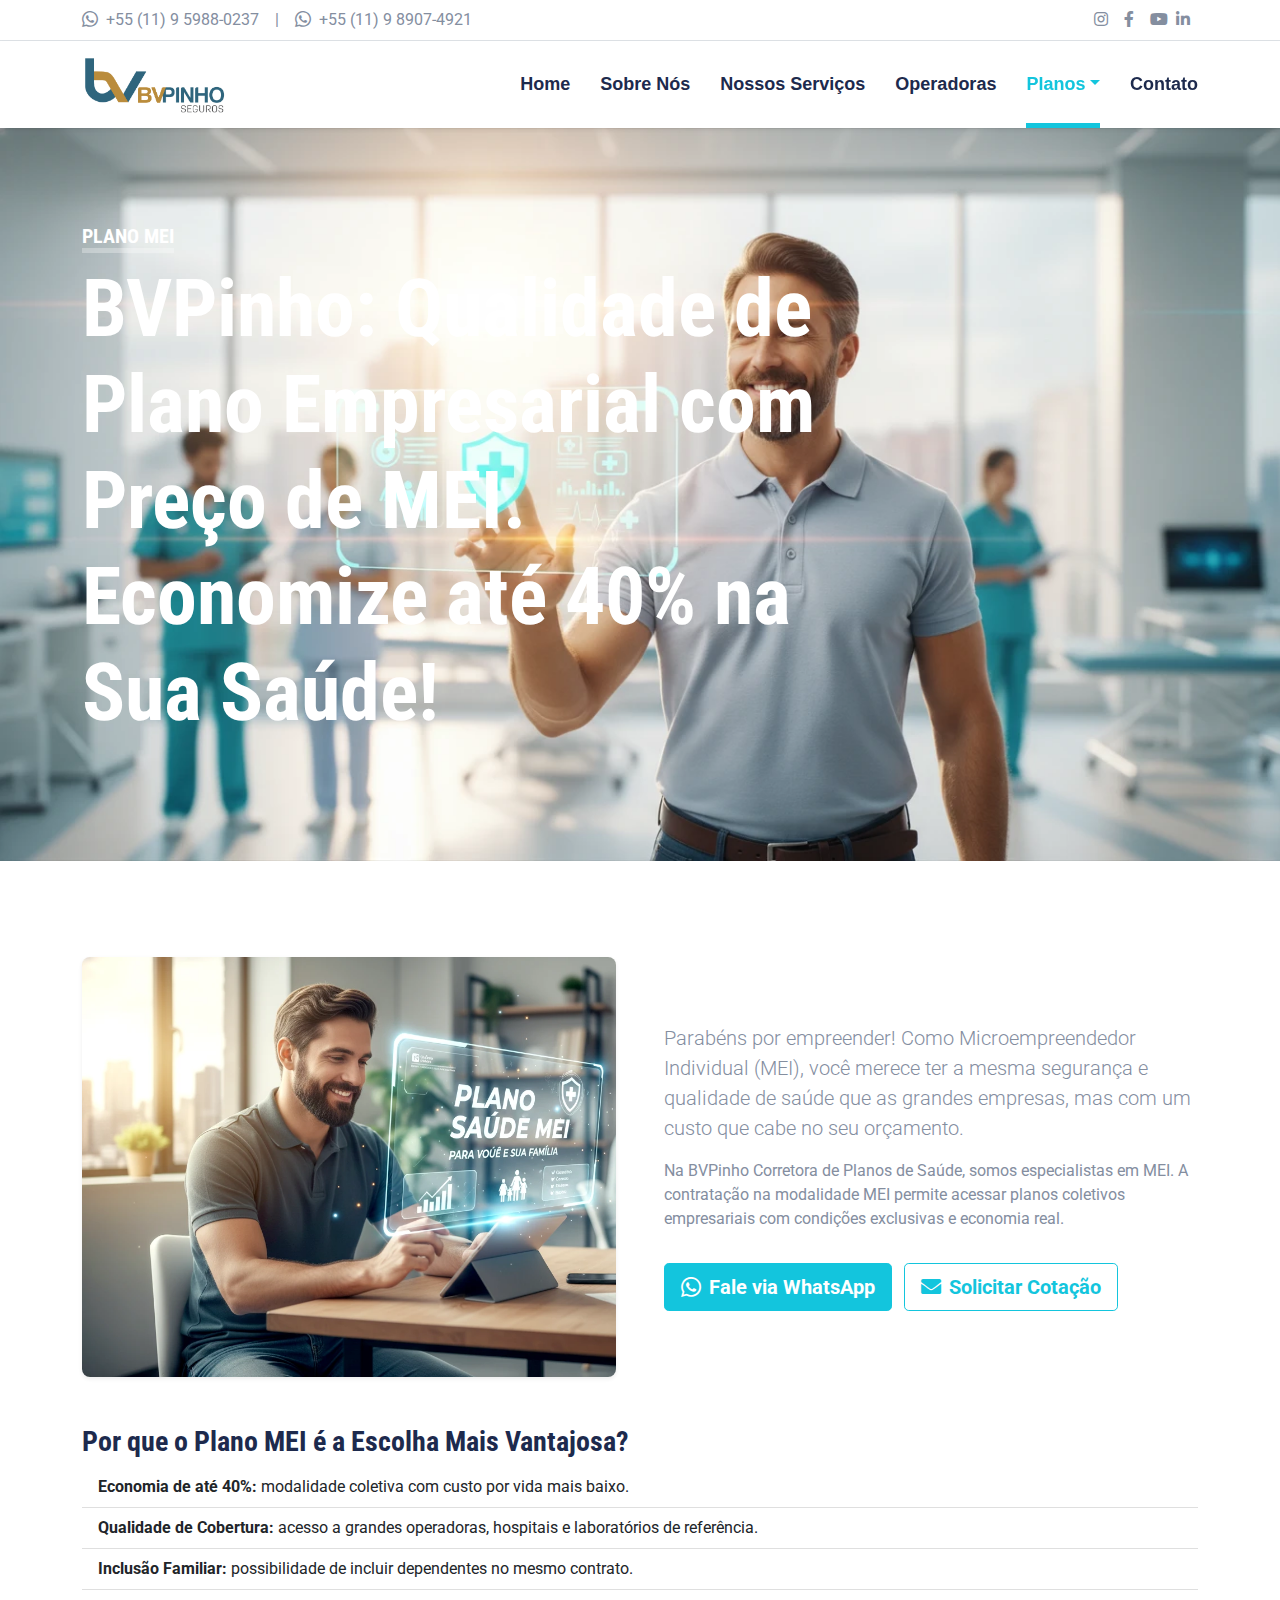
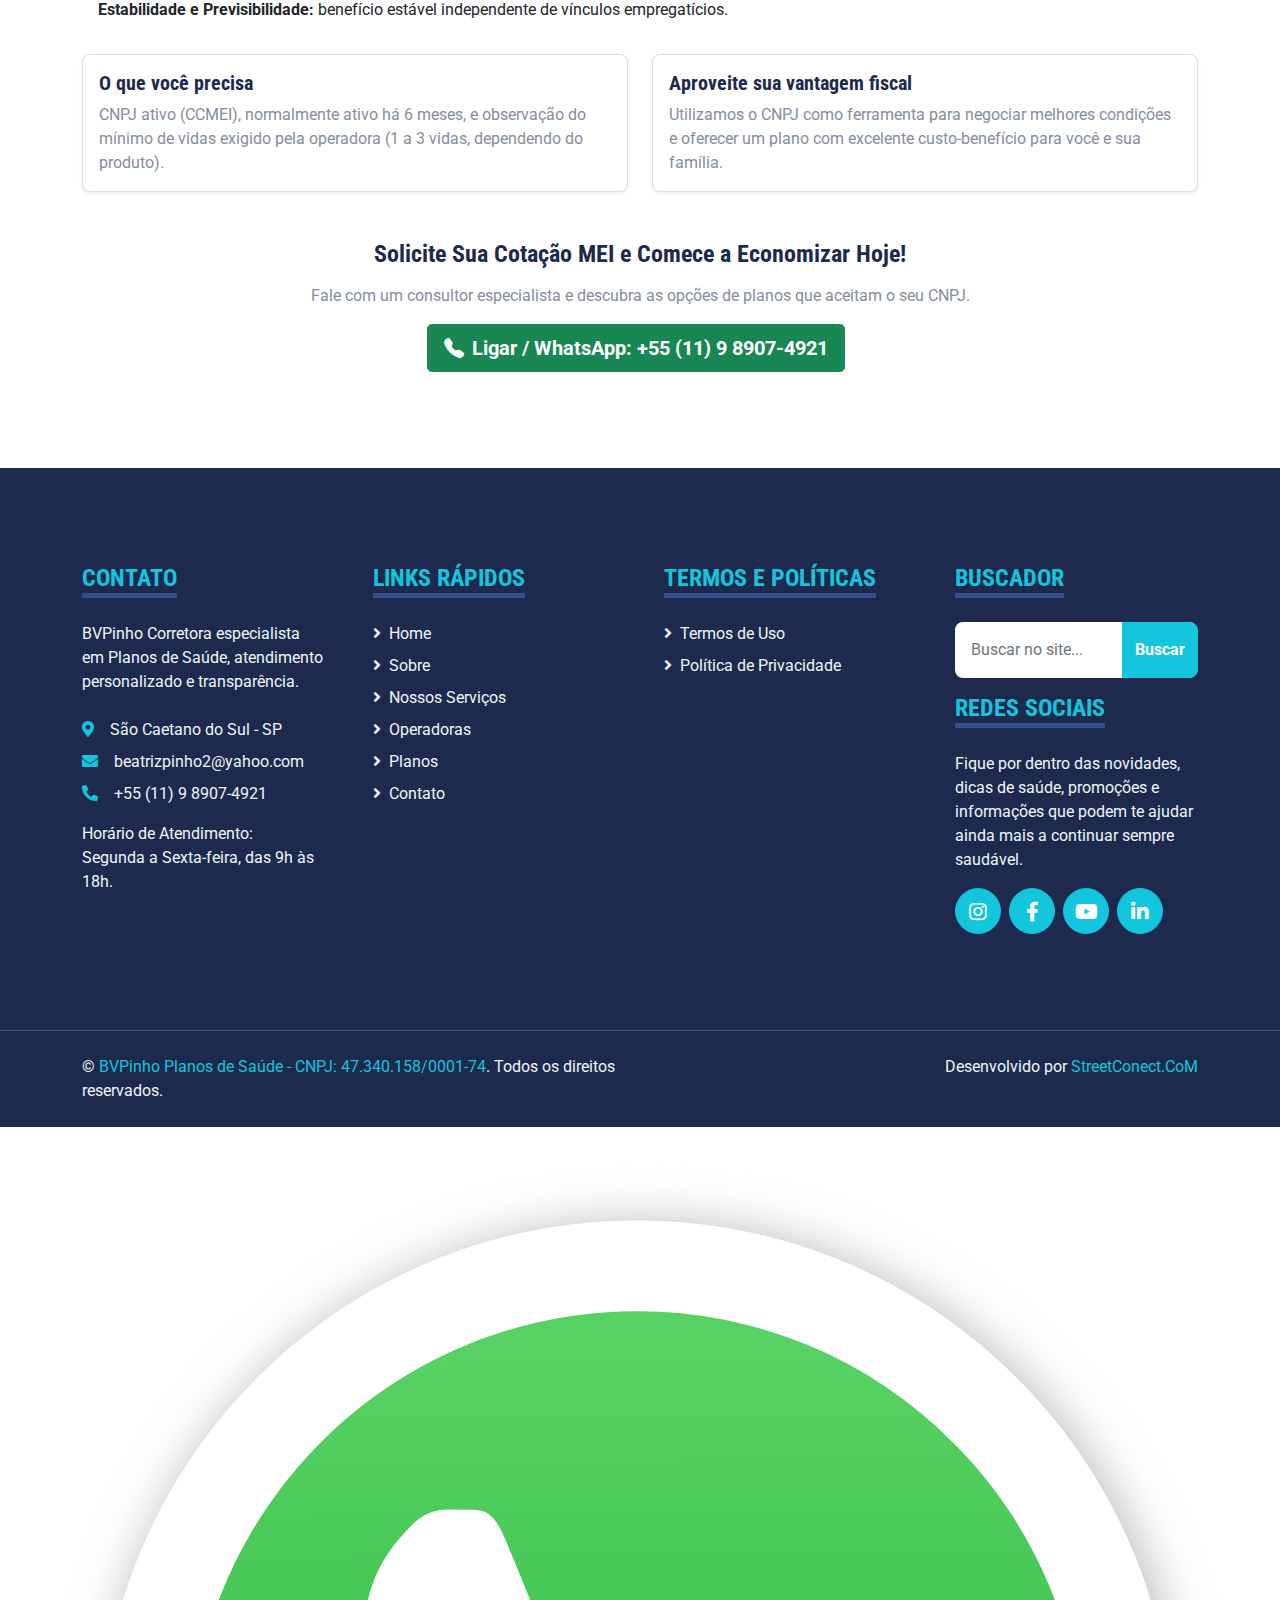
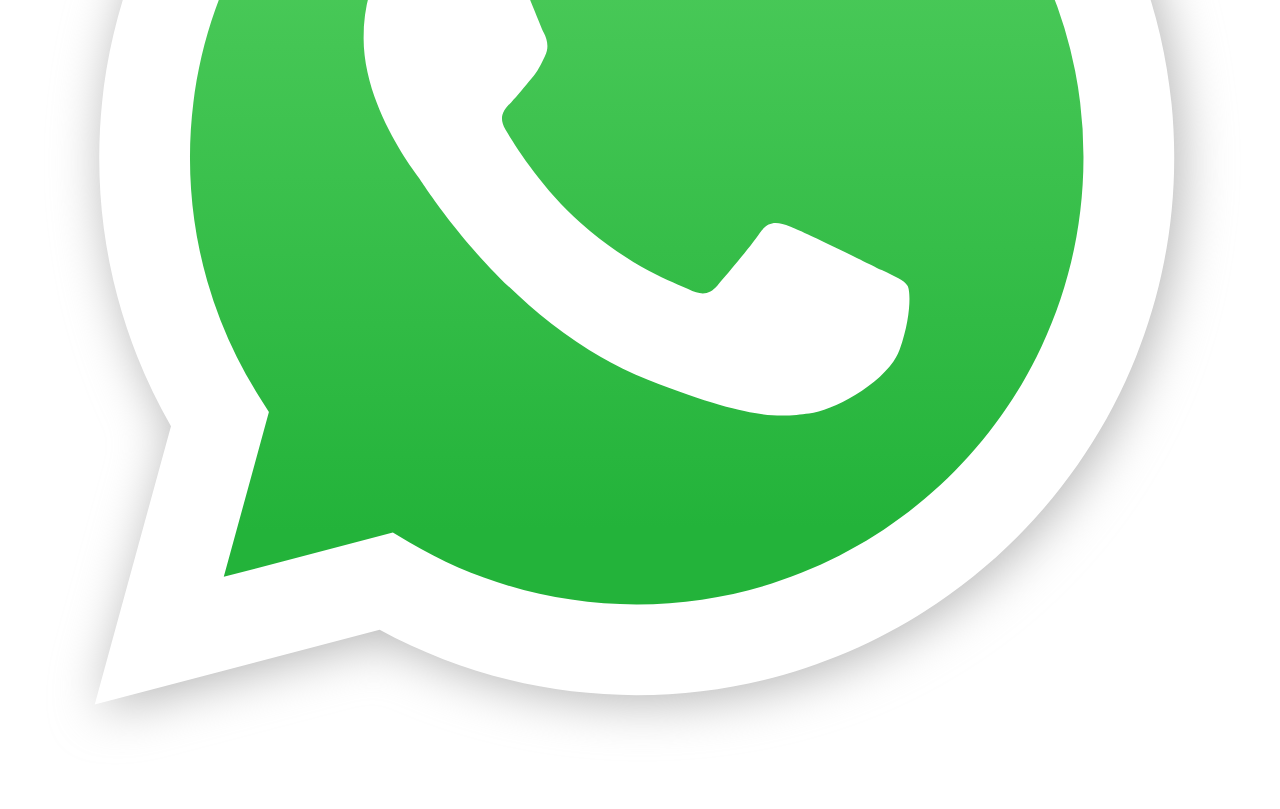
<file: mei.html>
<!-- MCLX TOP INI -->
<!DOCTYPE html>
<html lang="pt-BR">
	<head>
	<!-- Google tag (gtag.js) -->
	<script async src="https://www.googletagmanager.com/gtag/js?id=G-7GDQPE3VZX"></script>
	<script>
	window.dataLayer = window.dataLayer || [];
	function gtag(){dataLayer.push(arguments);}
	gtag('js', new Date());

	gtag('config', 'G-7GDQPE3VZX');
	</script>		
		<meta charset="utf-8">
		<title>Plano de Saúde MEI: Cotação Grátis e Economia de até 40% | BVPinho</title>
		<meta content="width=device-width, initial-scale=1.0" name="viewport">
		<meta content="plano de saúde MEI, cotação plano MEI, BVPinho, plano de saúde para microempreendedor, plano de saúde com CNPJ" name="keywords">
		<meta content="Microempreendedor, economize até 40% no seu plano de saúde! Cotação gratuita de planos MEI com as melhores operadoras. Fale com a BVPinho e garanta sua saúde!" name="description">
		<link rel="canonical" href="https://bvpinho.com.br/mei" />
		<meta name="robots" content="index, follow">
		<!-- Open Graph / Social -->
		<meta property="og:title" content="Plano de Saúde MEI: Cotação Grátis e Economia de até 40% | BVPinho" />
		<meta property="og:description" content="Microempreendedor, economize até 40% no seu plano de saúde! Cotação gratuita de planos MEI com as melhores operadoras. Fale com a BVPinho e garanta sua saúde!" />
		<meta property="og:type" content="website" />
		<meta property="og:url" content="https://bvpinho.com.br/mei" />
		<meta property="og:image" content="https://bvpinho.com.br/img/bv-head-mei.webp" />
		<meta property="og:site_name" content="BVPinho Planos de Saúde" />
		<!-- Twitter Card -->
		<meta name="twitter:card" content="summary_large_image" />
		<meta name="twitter:title" content="Plano de Saúde MEI: Cotação Grátis e Economia de até 40% | BVPinho" />
		<meta name="twitter:description" content="Microempreendedor, economize até 40% no seu plano de saúde! Cotação gratuita de planos MEI com as melhores operadoras. Fale com a BVPinho e garanta sua saúde!" />
		<meta name="twitter:image" content="https://bvpinho.com.br/img/bv-head-mei.webp" />
		<!-- JSON-LD (Organization) -->
<script type="application/ld+json">
				{
					"@context": "https://schema.org",
					"@type": "Organization",
					"name": "BVPinho Planos de Saúde",
					"url": "https://bvpinho.com.br/",
					"logo": "https://bvpinho.com.br/img/bvpinhologo.png",
					"contactPoint": [{
						"@type": "ContactPoint",
						"telephone": "+55 11 98907-4921",
						"contactType": "customer service",
						"areaServed": "BR",
						"availableLanguage": ["Portuguese"]
					}],
					"sameAs": [
					"https://www.facebook.com/beatrizpinhoplanosdesaude/",
					"https://www.instagram.com/bv_pinho/",
					"https://www.youtube.com/@BVPinhoPlanosdeSaude",
					"https://br.linkedin.com/in/beatriz-pinho-b6744188"
					]
				}
			</script>
		<!-- Favicon -->
		<link rel="icon" type="image/x-icon" href="/img/favicon.ico">
		<link rel="icon" type="image/png" sizes="16x16" href="/img/favicon-16x16.png">
		<link rel="icon" type="image/png" sizes="32x32" href="/img/favicon-32x32.png">
		<link rel="apple-touch-icon" href="/img/apple-touch-icon.png">
		<link rel="manifest" href="/img/site.webmanifest">
		<link rel="icon" sizes="192x192" href="/img/android-chrome-192x192.png">
		<link rel="icon" sizes="512x512" href="/img/android-chrome-512x512.png">
		<!-- Google Web Fonts -->
		<link rel="preconnect" href="https://fonts.gstatic.com">
		<link href="https://fonts.googleapis.com/css2?family=Roboto+Condensed:wght@400;700&family=Roboto:wght@400;700&display=swap" rel="stylesheet">
		<!-- Icon Font Stylesheet -->
		<link href="https://cdnjs.cloudflare.com/ajax/libs/font-awesome/5.15.0/css/all.min.css" rel="stylesheet">
		<link href="https://cdn.jsdelivr.net/npm/bootstrap-icons@1.4.1/font/bootstrap-icons.css" rel="stylesheet">
		<!-- Libraries Stylesheet -->
		<link href="lib/owlcarousel/assets/owl.carousel.min.css" rel="stylesheet">
		<link href="lib/tempusdominus/css/tempusdominus-bootstrap-4.min.css" rel="stylesheet" />
		<!-- Customized Bootstrap Stylesheet -->
		<link href="css/bootstrap.min.css" rel="stylesheet">
		<!-- Template Stylesheet -->
		<link href="css/style.css" rel="stylesheet">
	</head>
	<body>
		<!-- Topbar Start -->
		<div class="container-fluid py-2 border-bottom d-none d-lg-block">
			<div class="container">
				<div class="row">
					<div class="col-md-6 text-center text-lg-start mb-2 mb-lg-0">
						<div class="d-inline-flex align-items-center">
							<a class="text-decoration-none text-body pe-3" href="https://api.whatsapp.com/send?phone=5511959880237&text=Ol%C3%A1!%20Gostaria%20de%20receber%20informa%C3%A7%C3%B5es%20sobre%20os%20planos%20de%20sa%C3%BAde%20da%20BVPinho."><i class="bi bi-whatsapp me-2"></i>+55 (11) 9 5988-0237</a>
							<span class="text-body">|</span><a class="text-decoration-none text-body px-3" href="https://api.whatsapp.com/send?phone=5511989074921&text=Ol%C3%A1!%20Gostaria%20de%20receber%20informa%C3%A7%C3%B5es%20sobre%20os%20planos%20de%20sa%C3%BAde%20da%20BVPinho"><i class="bi bi-whatsapp me-2"></i>+55 (11) 9 8907-4921</a>
						</div>
					</div>
					<div class="col-md-6 text-center text-lg-end">
						<div class="d-inline-flex align-items-center">
							<a class="text-body px-2" href="https://www.instagram.com/bv_pinho/"><i class="fab fa-instagram"></i></a>
							<a class="text-body px-2" href="https://www.facebook.com/beatrizpinhoplanosdesaude/"><i class="fab fa-facebook-f"></i></a>
							<a class="text-body ps-2" href="https://www.youtube.com/@BVPinhoPlanosdeSaude"><i class="fab fa-youtube"></i></a>
							<a class="text-body px-2" href="https://br.linkedin.com/in/beatriz-pinho-b6744188"><i class="fab fa-linkedin-in"></i></a>
						</div>
					</div>
				</div>
			</div>
		</div>
		<!-- Topbar End -->
		<!-- Navbar Start -->
		<div class="container-fluid sticky-top bg-white shadow-sm mb-0">
			<div class="container">
				<nav class="navbar navbar-expand-lg bg-white navbar-light py-3 py-lg-0">
					<a href="/" class="navbar-brand">
						<img src="img/bvpinhologo.png" alt="BVPinho Planos de Saúde" class="img-fluid" style="height:56px; max-height:56px; width:auto;">
					</a>
					<button class="navbar-toggler" type="button" data-bs-toggle="collapse" data-bs-target="#navbarCollapse">
						<span class="navbar-toggler-icon"></span>
					</button>
					<div class="collapse navbar-collapse" id="navbarCollapse">
						<div class="navbar-nav ms-auto py-0">
							<a href="/" class="nav-item nav-link">Home</a>
							<a href="about" class="nav-item nav-link">Sobre Nós</a>
							<a href="index#servicos" class="nav-item nav-link">Nossos Serviços</a>
							<a href="operadoras" class="nav-item nav-link">Operadoras</a>
							<div class="nav-item dropdown">
								<a href="#" class="nav-link dropdown-toggle active" data-bs-toggle="dropdown">Planos</a>
								<div class="dropdown-menu m-0">
									<a href="familia" class="dropdown-item">Planos de Saúde Familiar</a>
									<a href="empresarial" class="dropdown-item">Planos de Saúde Empresarial</a>
									<a href="individual" class="dropdown-item">Planos de Saúde Individual</a>
									<a href="terceiraidade" class="dropdown-item">Planos de Saúde para Terceira Idade</a>
									<a href="mei" class="dropdown-item active">Planos de Saúde para MEI</a>
									<a href="odontologicos" class="dropdown-item">Planos Odontológicos</a>
								</div>
							</div>
							<a href="contact" class="nav-item nav-link">Contato</a>
						</div>
					</div>
				</nav>
			</div>
		</div>
		<!-- Navbar End -->
		<!-- MCLX TOP END -->
		<!-- Hero -->
		<div class="container-fluid bg-primary py-5 mb-5 hero-header" style="background-image: url('img/bv-head-mei.webp'); background-position: center center; background-size: cover; background-repeat: no-repeat;">
			<div class="container py-5">
				<div class="row justify-content-start">
					<div class="col-lg-8 text-center text-lg-start">
						<h5 class="d-inline-block text-white text-uppercase border-bottom border-5" style="border-color: rgba(256, 256, 256, .3) !important;">Plano MEI</h5>
						<h1 class="display-1 text-white mb-md-4">BVPinho: Qualidade de Plano Empresarial com Preço de MEI. Economize até 40% na Sua Saúde!</h1>
					</div>
				</div>
			</div>
		</div>
		<!-- Content Start -->
		<div class="container-fluid py-5">
			<div class="container">
				<div class="row gx-5 align-items-center">
					<div class="col-lg-6 mb-4 mb-lg-0">
						<img src="img/bv-mei.webp" alt="Plano de Saúde MEI com CNPJ e economia de até 40%" class="img-fluid rounded shadow-sm" style="object-fit: cover; width:100%; height:420px;">
					</div>
					<div class="col-lg-6">
						<p class="lead">Parabéns por empreender! Como Microempreendedor Individual (MEI), você merece ter a mesma segurança e qualidade de saúde que as grandes empresas, mas com um custo que cabe no seu orçamento.</p>
						<p>Na BVPinho Corretora de Planos de Saúde, somos especialistas em MEI. A contratação na modalidade MEI permite acessar planos coletivos empresariais com condições exclusivas e economia real.</p>
						<a href="https://api.whatsapp.com/send?phone=5511989074921&text=Olá!%20Quero%20uma%20cotação%20para%20plano%20MEI." class="btn btn-primary btn-lg mt-3 me-2"><i class="bi bi-whatsapp me-2"></i>Fale via WhatsApp</a>
						<a href="mailto:beatrizpinho2@yahoo.com" class="btn btn-outline-primary btn-lg mt-3"><i class="fa fa-envelope me-2"></i>Solicitar Cotação</a>
					</div>
				</div>
				<div class="row mt-5">
					<div class="col-lg-12">
						<h3>Por que o Plano MEI é a Escolha Mais Vantajosa?</h3>
						<ul class="list-group list-group-flush mb-4">
							<li class="list-group-item"><strong>Economia de até 40%:</strong> modalidade coletiva com custo por vida mais baixo.</li>
							<li class="list-group-item"><strong>Qualidade de Cobertura:</strong> acesso a grandes operadoras, hospitais e laboratórios de referência.</li>
							<li class="list-group-item"><strong>Inclusão Familiar:</strong> possibilidade de incluir dependentes no mesmo contrato.</li>
							<li class="list-group-item"><strong>Estabilidade e Previsibilidade:</strong> benefício estável independente de vínculos empregatícios.</li>
						</ul>
					</div>
				</div>
				<div class="row g-4">
					<div class="col-md-6">
						<div class="card shadow-sm h-100">
							<div class="card-body">
								<h5 class="card-title">O que você precisa</h5>
								<p class="card-text">CNPJ ativo (CCMEI), normalmente ativo há 6 meses, e observação do mínimo de vidas exigido pela operadora (1 a 3 vidas, dependendo do produto).</p>
							</div>
						</div>
					</div>
					<div class="col-md-6">
						<div class="card shadow-sm h-100">
							<div class="card-body">
								<h5 class="card-title">Aproveite sua vantagem fiscal</h5>
								<p class="card-text">Utilizamos o CNPJ como ferramenta para negociar melhores condições e oferecer um plano com excelente custo-benefício para você e sua família.</p>
							</div>
						</div>
					</div>
				</div>
				<div class="text-center mt-5">
					<h4 class="mb-3">Solicite Sua Cotação MEI e Comece a Economizar Hoje!</h4>
					<p>Fale com um consultor especialista e descubra as opções de planos que aceitam o seu CNPJ.</p>
					<a href="https://api.whatsapp.com/send?phone=5511989074921&text=Olá!%20Quero%20uma%20cotação%20para%20plano%20MEI." class="btn btn-success btn-lg me-2"><i class="bi bi-telephone-fill me-2"></i>Ligar / WhatsApp: +55 (11) 9 8907-4921</a>
				</div>
			</div>
		</div>
		<!-- Content End -->
		<!-- MCLX BOTTOM INI -->
		<!-- Footer Start -->
		<div class="container-fluid bg-dark text-light mt-5 py-5">
			<div class="container py-5">
				<div class="row g-5">
					<div class="col-lg-3 col-md-6">
						<h4 class="d-inline-block text-primary text-uppercase border-bottom border-5 border-secondary mb-4">Contato</h4>
						<p class="mb-4">BVPinho Corretora especialista em Planos de Saúde, atendimento personalizado e transparência.</p>
						<p class="mb-2"><i class="fa fa-map-marker-alt text-primary me-3"></i>São Caetano do Sul - SP</p>
						<p class="mb-2"><i class="fa fa-envelope text-primary me-3"></i>beatrizpinho2@yahoo.com</p>
						<p class="mb-3"><i class="fa fa-phone-alt text-primary me-3"></i>+55 (11) 9 8907-4921</p>
						<p class="mb-0">Horário de Atendimento:</p>
						<p class="mb-0">Segunda a Sexta-feira, das 9h às 18h.</p>
					</div>
					<div class="col-lg-3 col-md-6">
						<h4 class="d-inline-block text-primary text-uppercase border-bottom border-5 border-secondary mb-4">Links Rápidos</h4>
						<div class="d-flex flex-column justify-content-start">
							<a class="text-light mb-2" href="index"><i class="fa fa-angle-right me-2"></i>Home</a>
							<a class="text-light mb-2" href="about"><i class="fa fa-angle-right me-2"></i>Sobre</a>
							<a class="text-light mb-2" href="index#servicos"><i class="fa fa-angle-right me-2"></i>Nossos Serviços</a>
							<a class="text-light mb-2" href="operadoras"><i class="fa fa-angle-right me-2"></i>Operadoras</a>
							<a class="text-light mb-2" href="index#planos"><i class="fa fa-angle-right me-2"></i>Planos</a>
							<a class="text-light" href="contact"><i class="fa fa-angle-right me-2"></i>Contato</a>
						</div>
					</div>
					<div class="col-lg-3 col-md-6">
						<h4 class="d-inline-block text-primary text-uppercase border-bottom border-5 border-secondary mb-4">Termos e Políticas</h4>
						<div class="d-flex flex-column justify-content-start">
							<a class="text-light mb-2" href="termos-de-uso"><i class="fa fa-angle-right me-2"></i>Termos de Uso</a>
							<a class="text-light mb-2" href="politica-privacidade"><i class="fa fa-angle-right me-2"></i>Política de Privacidade</a>
						</div>
					</div>
					<div class="col-lg-3 col-md-6">
						<h4 class="d-inline-block text-primary text-uppercase border-bottom border-5 border-secondary mb-4">
							Buscador
						</h4>
						<form action="https://www.google.com/search" method="GET">
							<div class="input-group">
								<!-- Campo de busca -->
								<input type="text" name="q" class="form-control p-3 border-0" placeholder="Buscar no site...">
								<input type="hidden" name="sitesearch" value="bvpinho.com.br">
								<button class="btn btn-primary">Buscar</button>
							</div>
						</form>
						<p class="mb5"></p>
						<h4 class="d-inline-block text-primary text-uppercase border-bottom border-5 border-secondary mb-4">Redes Sociais</h4>
						<p>Fique por dentro das novidades, dicas de saúde, promoções e informações que podem te ajudar ainda mais a continuar sempre saudável.</p>
						<div class="d-flex">
							<a class="btn btn-lg btn-primary btn-lg-square rounded-circle me-2" href="https://www.instagram.com/bv_pinho/"><i class="fab fa-instagram"></i></a>
							<a class="btn btn-lg btn-primary btn-lg-square rounded-circle me-2" href="https://www.facebook.com/beatrizpinhoplanosdesaude/"><i class="fab fa-facebook-f"></i></a>
							<a class="btn btn-lg btn-primary btn-lg-square rounded-circle me-2" href="https://www.youtube.com/@BVPinhoPlanosdeSaude"><i class="fab fa-youtube"></i></a>
							<a class="btn btn-lg btn-primary btn-lg-square rounded-circle me-2" href="https://br.linkedin.com/in/beatriz-pinho-b6744188"><i class="fab fa-linkedin-in"></i></a>
						</div>
					</div>
				</div>
			</div>
		</div>
		<div class="container-fluid bg-dark text-light border-top border-secondary py-4">
			<div class="container">
				<div class="row g-5">
					<div class="col-md-6 text-center text-md-start">
						<p class="mb-md-0">&copy; <a class="text-primary" href="#">BVPinho Planos de Saúde - CNPJ: 47.340.158/0001-74</a>. Todos os direitos reservados.</p>
					</div>
					<div class="col-md-6 text-center text-md-end">
						<p class="mb-0 font-mini">Desenvolvido por <a class="text-primary" href="https://streetconect.com">StreetConect.CoM</a></p>
					</div>
				</div>
			</div>
		</div>
		<a href="https://api.whatsapp.com/send?phone=5511989074921&text=Olá! Gostaria de mais informações."
		class="btn-whatsapp" target="_blank" aria-label="WhatsApp">
			<img src="img/WhatsApp.svg" alt="WhatsApp">
		</a>
		<!-- Footer End -->
		<!-- Back to Top -->
		<a href="#" class="btn btn-lg btn-primary btn-lg-square back-to-top"><i class="bi bi-arrow-up"></i></a>
		<!-- JavaScript Libraries -->
		<script src="https://code.jquery.com/jquery-3.4.1.min.js"></script>
		<script src="https://cdn.jsdelivr.net/npm/bootstrap@5.0.0/dist/js/bootstrap.bundle.min.js"></script>
		<script src="lib/easing/easing.min.js"></script>
		<script src="lib/waypoints/waypoints.min.js"></script>
		<script src="lib/owlcarousel/owl.carousel.min.js"></script>
		<script src="lib/tempusdominus/js/moment.min.js"></script>
		<script src="lib/tempusdominus/js/moment-timezone.min.js"></script>
		<script src="lib/tempusdominus/js/tempusdominus-bootstrap-4.min.js"></script>
		<!-- Template Javascript -->
		<script src="js/main.js"></script>
		<!-- MCLX BOTTOM END -->
	</body>
</html>
</file>
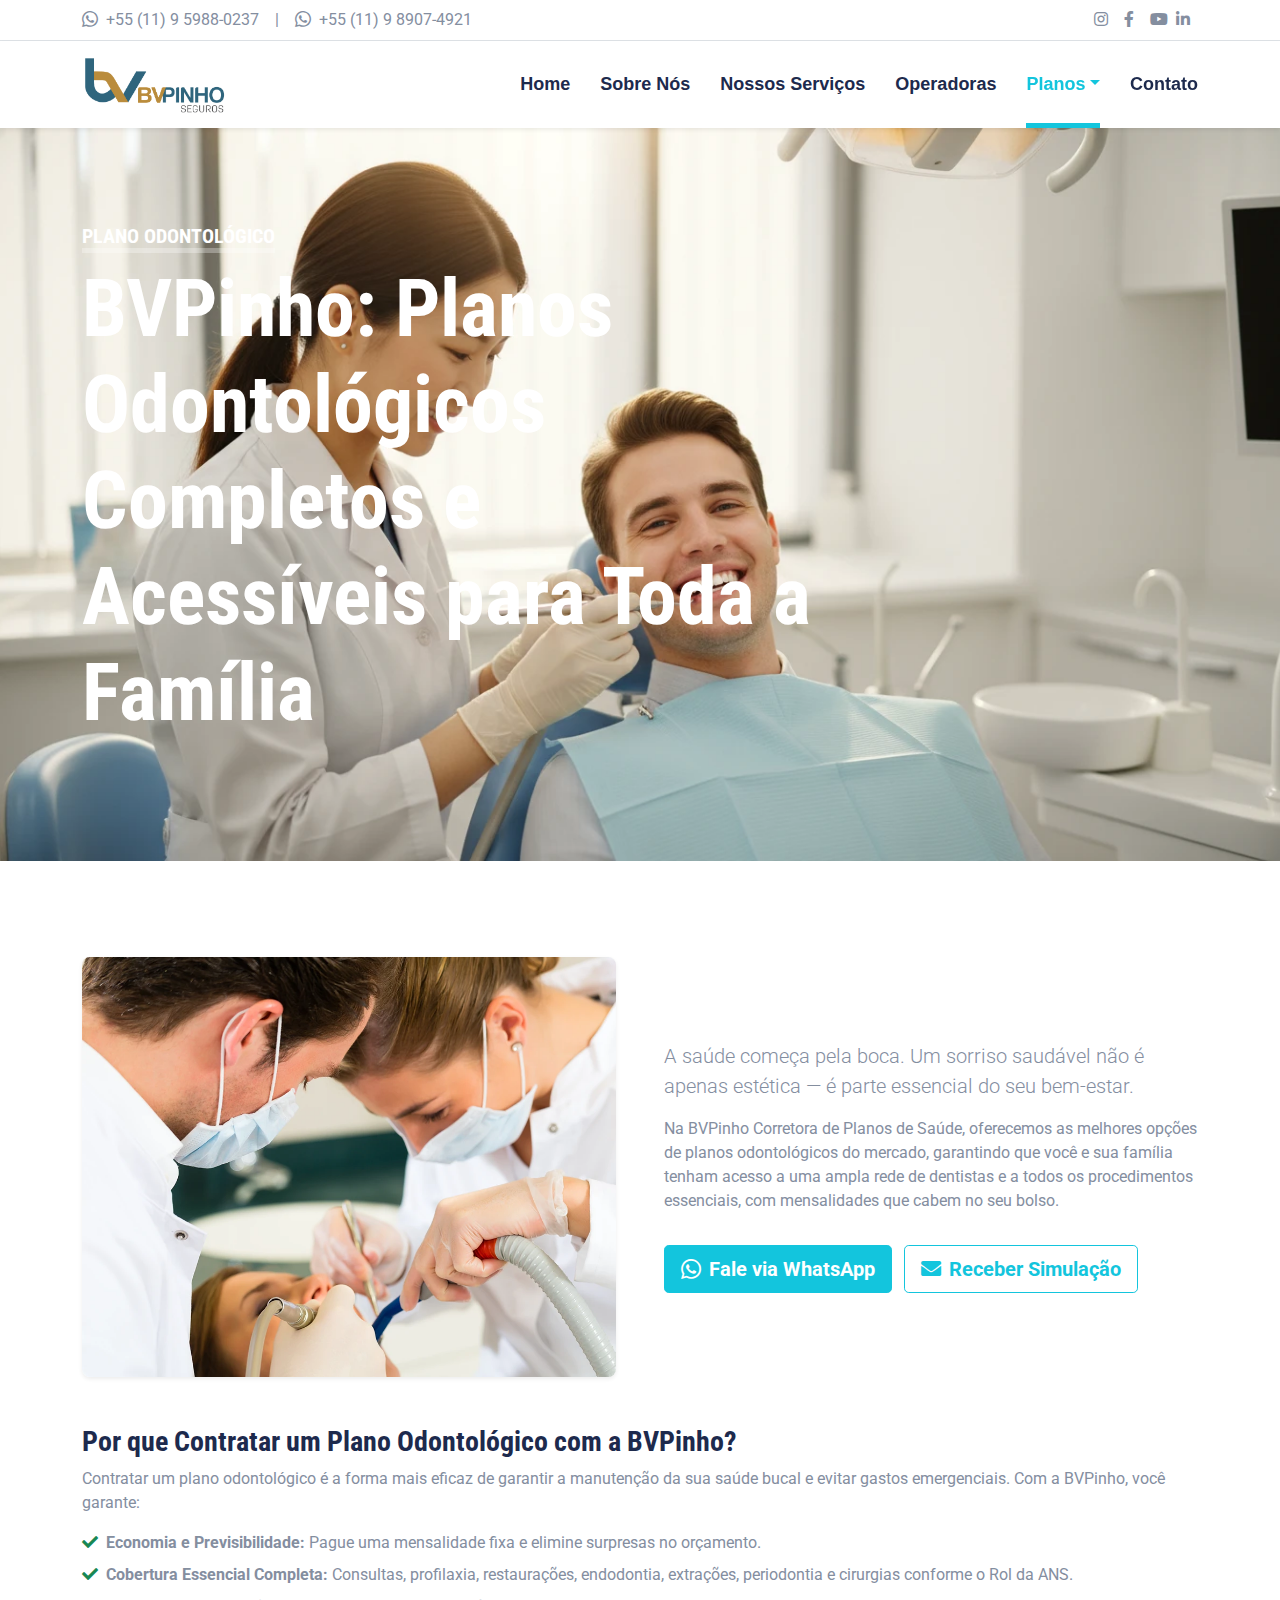
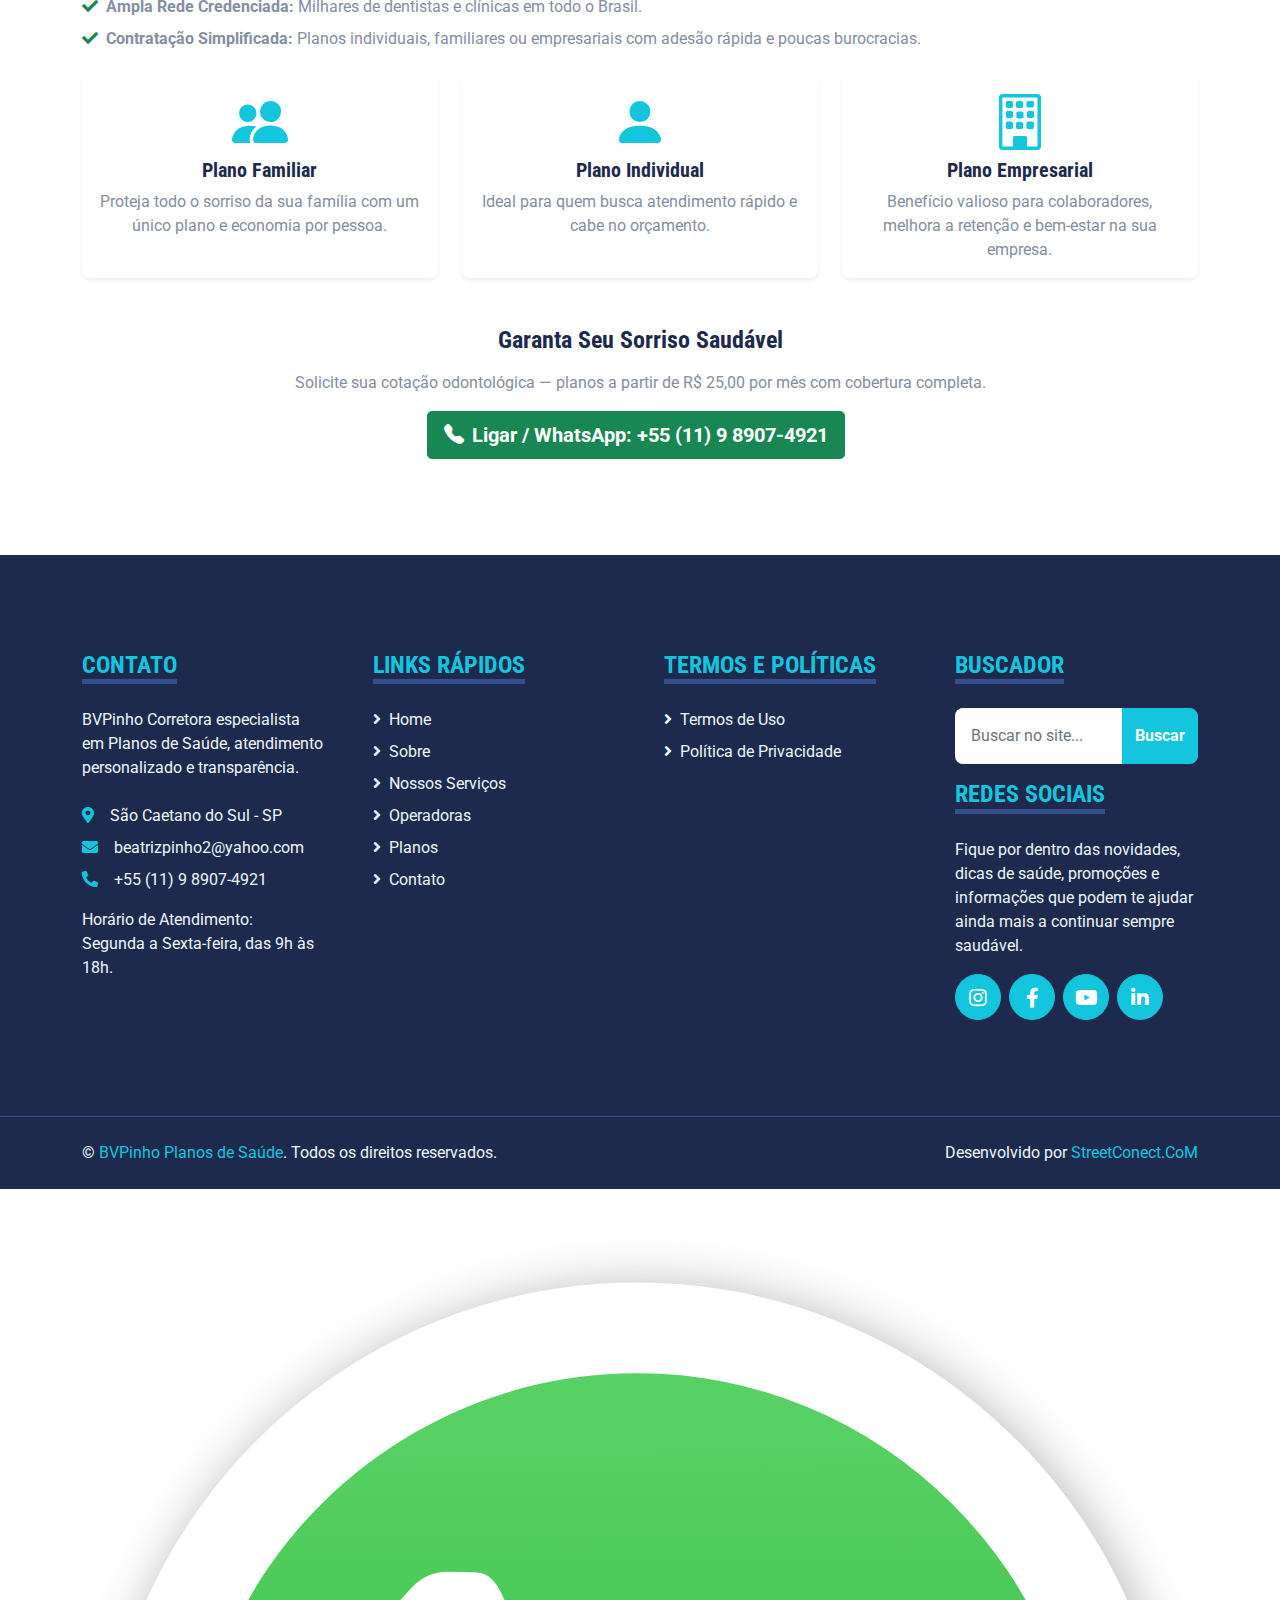
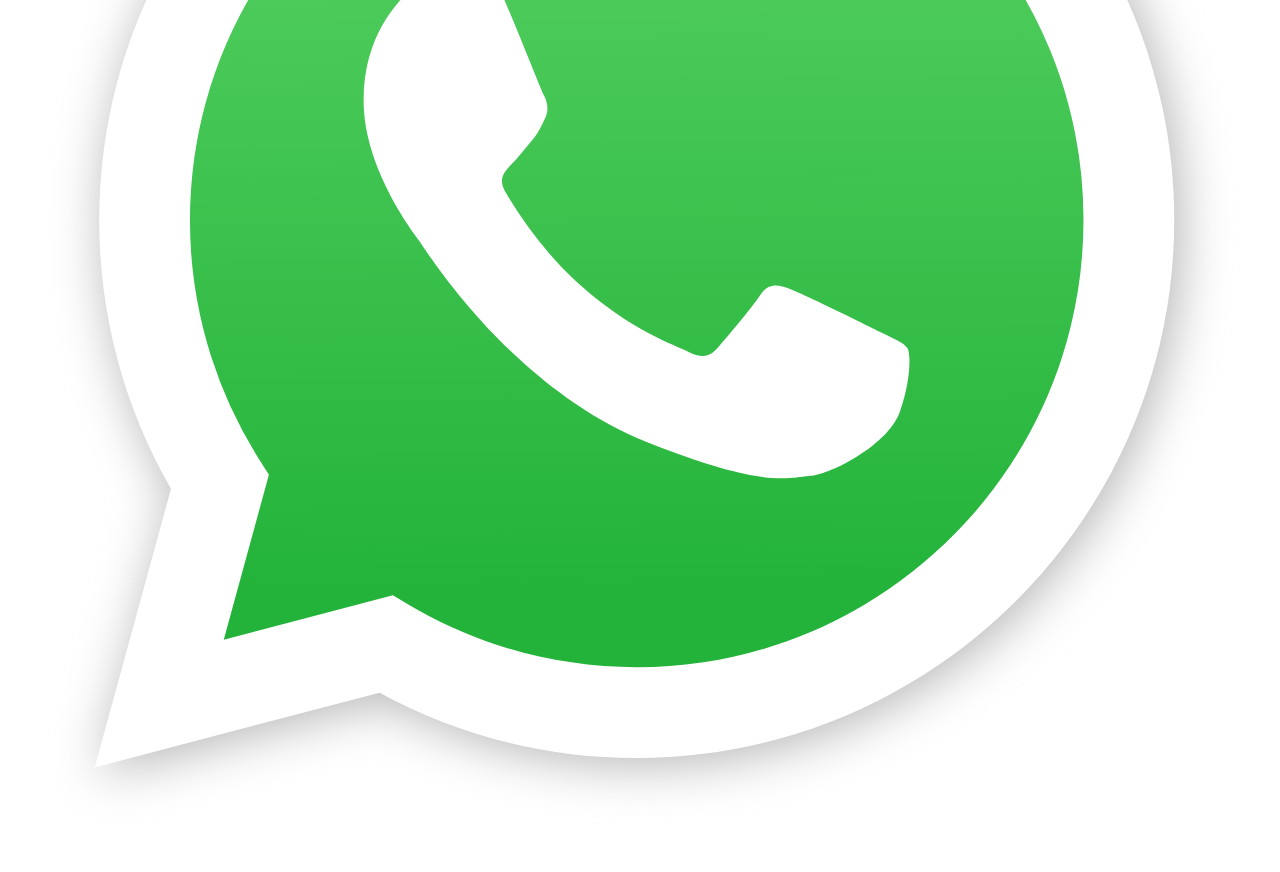
<file: odontologicos.html>
<!-- MCLX TOP INI -->
<!DOCTYPE html>
<html lang="pt-BR">
	<head>
	<!-- Google tag (gtag.js) -->
	<script async src="https://www.googletagmanager.com/gtag/js?id=G-7GDQPE3VZX"></script>
	<script>
	window.dataLayer = window.dataLayer || [];
	function gtag(){dataLayer.push(arguments);}
	gtag('js', new Date());

	gtag('config', 'G-7GDQPE3VZX');
	</script>		
		<meta charset="utf-8">
		<title>Planos Odontológicos: Cotação Grátis e Cobertura Completa | BVPinho</title>
		<meta content="width=device-width, initial-scale=1.0" name="viewport">
		<meta content="planos odontológicos, cotação plano odontológico, BVPinho, plano dentário, saúde bucal" name="keywords">
		<meta content="Garanta seu sorriso com Planos Odontológicos completos e acessíveis. Cotação gratuita para planos individuais, familiares e empresariais. Fale com a BVPinho!" name="description">
		<link rel="canonical" href="https://bvpinho.com.br/odontologicos.html" />
		<meta name="robots" content="index, follow">
		<!-- Open Graph / Social -->
		<meta property="og:title" content="Planos Odontológicos: Cotação Grátis e Cobertura Completa | BVPinho" />
		<meta property="og:description" content="Garanta seu sorriso com Planos Odontológicos completos e acessíveis. Cotação gratuita para planos individuais, familiares e empresariais. Fale com a BVPinho!" />
		<meta property="og:type" content="website" />
		<meta property="og:url" content="https://bvpinho.com.br/odontologicos.html" />
		<meta property="og:image" content="https://bvpinho.com.br/img/bv-head-odonto.webp" />
		<meta property="og:site_name" content="BVPinho Planos de Saúde" />
		<!-- Twitter Card -->
		<meta name="twitter:card" content="summary_large_image" />
		<meta name="twitter:title" content="Planos Odontológicos: Cotação Grátis e Cobertura Completa | BVPinho" />
		<meta name="twitter:description" content="Garanta seu sorriso com Planos Odontológicos completos e acessíveis. Cotação gratuita para planos individuais, familiares e empresariais. Fale com a BVPinho!" />
		<meta name="twitter:image" content="https://bvpinho.com.br/img/bv-head-odonto.webp" />
		<!-- JSON-LD (Organization) -->
<script type="application/ld+json">
				{
					"@context": "https://schema.org",
					"@type": "Organization",
					"name": "BVPinho Planos de Saúde",
					"url": "https://bvpinho.com.br/",
					"logo": "https://bvpinho.com.br/img/bvpinhologo.png",
					"contactPoint": [{
						"@type": "ContactPoint",
						"telephone": "+55 11 98907-4921",
						"contactType": "customer service",
						"areaServed": "BR",
						"availableLanguage": ["Portuguese"]
					}],
					"sameAs": [
					"https://www.facebook.com/beatrizpinhoplanosdesaude/",
					"https://www.instagram.com/bv_pinho/",
					"https://www.youtube.com/@BVPinhoPlanosdeSaude",
					"https://br.linkedin.com/in/beatriz-pinho-b6744188"
					]
				}
			</script>
		<!-- Favicon -->
		<link rel="icon" type="image/x-icon" href="/img/favicon.ico">
		<link rel="icon" type="image/png" sizes="16x16" href="/img/favicon-16x16.png">
		<link rel="icon" type="image/png" sizes="32x32" href="/img/favicon-32x32.png">
		<link rel="apple-touch-icon" href="/img/apple-touch-icon.png">
		<link rel="manifest" href="/img/site.webmanifest">
		<link rel="icon" sizes="192x192" href="/img/android-chrome-192x192.png">
		<link rel="icon" sizes="512x512" href="/img/android-chrome-512x512.png">
		<!-- Google Web Fonts -->
		<link rel="preconnect" href="https://fonts.gstatic.com">
		<link href="https://fonts.googleapis.com/css2?family=Roboto+Condensed:wght@400;700&family=Roboto:wght@400;700&display=swap" rel="stylesheet">
		<!-- Icon Font Stylesheet -->
		<link href="https://cdnjs.cloudflare.com/ajax/libs/font-awesome/5.15.0/css/all.min.css" rel="stylesheet">
		<link href="https://cdn.jsdelivr.net/npm/bootstrap-icons@1.4.1/font/bootstrap-icons.css" rel="stylesheet">
		<!-- Libraries Stylesheet -->
		<link href="lib/owlcarousel/assets/owl.carousel.min.css" rel="stylesheet">
		<link href="lib/tempusdominus/css/tempusdominus-bootstrap-4.min.css" rel="stylesheet" />
		<!-- Customized Bootstrap Stylesheet -->
		<link href="css/bootstrap.min.css" rel="stylesheet">
		<!-- Template Stylesheet -->
		<link href="css/style.css" rel="stylesheet">
	</head>
	<body>
		<!-- Topbar Start -->
		<div class="container-fluid py-2 border-bottom d-none d-lg-block">
			<div class="container">
				<div class="row">
					<div class="col-md-6 text-center text-lg-start mb-2 mb-lg-0">
						<div class="d-inline-flex align-items-center">
							<a class="text-decoration-none text-body pe-3" href="https://api.whatsapp.com/send?phone=5511959880237&text=Ol%C3%A1!%20Gostaria%20de%20receber%20informa%C3%A7%C3%B5es%20sobre%20os%20planos%20de%20sa%C3%BAde%20da%20BVPinho."><i class="bi bi-whatsapp me-2"></i>+55 (11) 9 5988-0237</a>
							<span class="text-body">|</span><a class="text-decoration-none text-body px-3" href="https://api.whatsapp.com/send?phone=5511989074921&text=Ol%C3%A1!%20Gostaria%20de%20receber%20informa%C3%A7%C3%B5es%20sobre%20os%20planos%20de%20sa%C3%BAde%20da%20BVPinho"><i class="bi bi-whatsapp me-2"></i>+55 (11) 9 8907-4921</a>
						</div>
					</div>
					<div class="col-md-6 text-center text-lg-end">
						<div class="d-inline-flex align-items-center">
							<a class="text-body px-2" href="https://www.instagram.com/bv_pinho/"><i class="fab fa-instagram"></i></a>
							<a class="text-body px-2" href="https://www.facebook.com/beatrizpinhoplanosdesaude/"><i class="fab fa-facebook-f"></i></a>
							<a class="text-body ps-2" href="https://www.youtube.com/@BVPinhoPlanosdeSaude"><i class="fab fa-youtube"></i></a>
							<a class="text-body px-2" href="https://br.linkedin.com/in/beatriz-pinho-b6744188"><i class="fab fa-linkedin-in"></i></a>
						</div>
					</div>
				</div>
			</div>
		</div>
		<!-- Topbar End -->
		<!-- Navbar Start -->
		<div class="container-fluid sticky-top bg-white shadow-sm mb-0">
			<div class="container">
				<nav class="navbar navbar-expand-lg bg-white navbar-light py-3 py-lg-0">
					<a href="index.html" class="navbar-brand">
						<img src="img/bvpinhologo.png" alt="BVPinho Planos de Saúde" class="img-fluid" style="height:56px; max-height:56px; width:auto;">
					</a>
					<button class="navbar-toggler" type="button" data-bs-toggle="collapse" data-bs-target="#navbarCollapse">
						<span class="navbar-toggler-icon"></span>
					</button>
					<div class="collapse navbar-collapse" id="navbarCollapse">
						<div class="navbar-nav ms-auto py-0">
							<a href="index.html" class="nav-item nav-link">Home</a>
							<a href="about.html" class="nav-item nav-link">Sobre Nós</a>
							<a href="index.html#servicos" class="nav-item nav-link">Nossos Serviços</a>
							<a href="operadoras.html" class="nav-item nav-link">Operadoras</a>
							<div class="nav-item dropdown">
								<a href="#" class="nav-link dropdown-toggle active" data-bs-toggle="dropdown">Planos</a>
								<div class="dropdown-menu m-0">
									<a href="familia.html" class="dropdown-item">Planos de Saúde Familiar</a>
									<a href="empresarial.html" class="dropdown-item">Planos de Saúde Empresarial</a>
									<a href="individual.html" class="dropdown-item">Planos de Saúde Individual</a>
									<a href="terceiraidade.html" class="dropdown-item">Planos de Saúde para Terceira Idade</a>
									<a href="mei.html" class="dropdown-item">Planos de Saúde para MEI</a>
									<a href="odontologicos.html" class="dropdown-item active">Planos Odontológicos</a>
								</div>
							</div>
							<a href="contact.html" class="nav-item nav-link">Contato</a>
						</div>
					</div>
				</nav>
			</div>
		</div>
		<!-- Navbar End -->
		<!-- MCLX TOP END -->
		<!-- Hero -->
		<div class="container-fluid bg-primary py-5 mb-5 hero-header" style="background-image: url('img/bv-head-odonto.webp'); background-position: center center; background-size: cover; background-repeat: no-repeat;">
			<div class="container py-5">
				<div class="row justify-content-start">
					<div class="col-lg-8 text-center text-lg-start">
						<h5 class="d-inline-block text-white text-uppercase border-bottom border-5" style="border-color: rgba(256, 256, 256, .3) !important;">Plano Odontológico</h5>
						<h1 class="display-1 text-white mb-md-4">BVPinho: Planos Odontológicos Completos e Acessíveis para Toda a Família</h1>
					</div>
				</div>
			</div>
		</div>
		<!-- Content Start -->
		<div class="container-fluid py-5">
			<div class="container">
				<div class="row gx-5 align-items-center">
					<div class="col-lg-6 mb-4 mb-lg-0">
						<img src="img/bv-odonto.webp" alt="Plano Odontológico com cobertura completa para saúde bucal" class="img-fluid rounded shadow-sm" style="object-fit: cover; width:100%; height:420px;">
					</div>
					<div class="col-lg-6">
						<p class="lead">A saúde começa pela boca. Um sorriso saudável não é apenas estética — é parte essencial do seu bem-estar.</p>
						<p>Na BVPinho Corretora de Planos de Saúde, oferecemos as melhores opções de planos odontológicos do mercado, garantindo que você e sua família tenham acesso a uma ampla rede de dentistas e a todos os procedimentos essenciais, com mensalidades que cabem no seu bolso.</p>
						<a href="https://api.whatsapp.com/send?phone=5511989074921&text=Olá!%20Quero%20uma%20cotação%20para%20plano%20odontológico" class="btn btn-primary btn-lg mt-3 me-2"><i class="bi bi-whatsapp me-2"></i>Fale via WhatsApp</a>
						<a href="mailto:beatrizpinho2@yahoo.com" class="btn btn-outline-primary btn-lg mt-3"><i class="fa fa-envelope me-2"></i>Receber Simulação</a>
					</div>
				</div>
				<div class="row mt-5">
					<div class="col-lg-12">
						<h3>Por que Contratar um Plano Odontológico com a BVPinho?</h3>
						<p>Contratar um plano odontológico é a forma mais eficaz de garantir a manutenção da sua saúde bucal e evitar gastos emergenciais. Com a BVPinho, você garante:</p>
						<ul class="list-unstyled mb-4">
							<li class="mb-2"><i class="fa fa-check text-success me-2"></i><strong>Economia e Previsibilidade:</strong> Pague uma mensalidade fixa e elimine surpresas no orçamento.</li>
							<li class="mb-2"><i class="fa fa-check text-success me-2"></i><strong>Cobertura Essencial Completa:</strong> Consultas, profilaxia, restaurações, endodontia, extrações, periodontia e cirurgias conforme o Rol da ANS.</li>
							<li class="mb-2"><i class="fa fa-check text-success me-2"></i><strong>Ampla Rede Credenciada:</strong> Milhares de dentistas e clínicas em todo o Brasil.</li>
							<li class="mb-2"><i class="fa fa-check text-success me-2"></i><strong>Contratação Simplificada:</strong> Planos individuais, familiares ou empresariais com adesão rápida e poucas burocracias.</li>
						</ul>
					</div>
				</div>
				<div class="row g-4">
					<div class="col-md-4">
						<div class="card h-100 border-0 shadow-sm">
							<div class="card-body text-center">
								<i class="bi bi-people-fill display-4 text-primary mb-3"></i>
								<h5 class="card-title">Plano Familiar</h5>
								<p class="card-text">Proteja todo o sorriso da sua família com um único plano e economia por pessoa.</p>
							</div>
						</div>
					</div>
					<div class="col-md-4">
						<div class="card h-100 border-0 shadow-sm">
							<div class="card-body text-center">
								<i class="bi bi-person-fill display-4 text-primary mb-3"></i>
								<h5 class="card-title">Plano Individual</h5>
								<p class="card-text">Ideal para quem busca atendimento rápido e cabe no orçamento.</p>
							</div>
						</div>
					</div>
					<div class="col-md-4">
						<div class="card h-100 border-0 shadow-sm">
							<div class="card-body text-center">
								<i class="bi bi-building display-4 text-primary mb-3"></i>
								<h5 class="card-title">Plano Empresarial</h5>
								<p class="card-text">Benefício valioso para colaboradores, melhora a retenção e bem-estar na sua empresa.</p>
							</div>
						</div>
					</div>
				</div>
				<div class="text-center mt-5">
					<h4 class="mb-3">Garanta Seu Sorriso Saudável</h4>
					<p class="mb-3">Solicite sua cotação odontológica — planos a partir de R$ 25,00 por mês com cobertura completa.</p>
					<a href="https://api.whatsapp.com/send?phone=5511989074921&text=Quero%20uma%20cotação%20odontológica" class="btn btn-success btn-lg me-2"><i class="bi bi-telephone-fill me-2"></i>Ligar / WhatsApp: +55 (11) 9 8907-4921</a>
				</div>
			</div>
		</div>
		<!-- Content End -->
		<!-- MCLX BOTTOM INI -->
		<!-- Footer Start -->
		<div class="container-fluid bg-dark text-light mt-5 py-5">
			<div class="container py-5">
				<div class="row g-5">
					<div class="col-lg-3 col-md-6">
						<h4 class="d-inline-block text-primary text-uppercase border-bottom border-5 border-secondary mb-4">Contato</h4>
						<p class="mb-4">BVPinho Corretora especialista em Planos de Saúde, atendimento personalizado e transparência.</p>
						<p class="mb-2"><i class="fa fa-map-marker-alt text-primary me-3"></i>São Caetano do Sul - SP</p>
						<p class="mb-2"><i class="fa fa-envelope text-primary me-3"></i>beatrizpinho2@yahoo.com</p>
						<p class="mb-3"><i class="fa fa-phone-alt text-primary me-3"></i>+55 (11) 9 8907-4921</p>
						<p class="mb-0">Horário de Atendimento:</p>
						<p class="mb-0">Segunda a Sexta-feira, das 9h às 18h.</p>
					</div>
					<div class="col-lg-3 col-md-6">
						<h4 class="d-inline-block text-primary text-uppercase border-bottom border-5 border-secondary mb-4">Links Rápidos</h4>
						<div class="d-flex flex-column justify-content-start">
							<a class="text-light mb-2" href="index.html"><i class="fa fa-angle-right me-2"></i>Home</a>
							<a class="text-light mb-2" href="about.html"><i class="fa fa-angle-right me-2"></i>Sobre</a>
							<a class="text-light mb-2" href="index.html#servicos"><i class="fa fa-angle-right me-2"></i>Nossos Serviços</a>
							<a class="text-light mb-2" href="operadoras.html"><i class="fa fa-angle-right me-2"></i>Operadoras</a>
							<a class="text-light mb-2" href="index.html#planos"><i class="fa fa-angle-right me-2"></i>Planos</a>
							<a class="text-light" href="contact.html"><i class="fa fa-angle-right me-2"></i>Contato</a>
						</div>
					</div>
					<div class="col-lg-3 col-md-6">
						<h4 class="d-inline-block text-primary text-uppercase border-bottom border-5 border-secondary mb-4">Termos e Políticas</h4>
						<div class="d-flex flex-column justify-content-start">
							<a class="text-light mb-2" href="termos-de-uso.html"><i class="fa fa-angle-right me-2"></i>Termos de Uso</a>
							<a class="text-light mb-2" href="politica-privacidade.html"><i class="fa fa-angle-right me-2"></i>Política de Privacidade</a>
						</div>
					</div>
					<div class="col-lg-3 col-md-6">
						<h4 class="d-inline-block text-primary text-uppercase border-bottom border-5 border-secondary mb-4">
							Buscador
						</h4>
						<form action="https://www.google.com/search" method="GET">
							<div class="input-group">
								<!-- Campo de busca -->
								<input type="text" name="q" class="form-control p-3 border-0" placeholder="Buscar no site...">
								<input type="hidden" name="sitesearch" value="bvpinho.com.br">
								<button class="btn btn-primary">Buscar</button>
							</div>
						</form>
						<p class="mb5"></p>
						<h4 class="d-inline-block text-primary text-uppercase border-bottom border-5 border-secondary mb-4">Redes Sociais</h4>
						<p>Fique por dentro das novidades, dicas de saúde, promoções e informações que podem te ajudar ainda mais a continuar sempre saudável.</p>
						<div class="d-flex">
							<a class="btn btn-lg btn-primary btn-lg-square rounded-circle me-2" href="https://www.instagram.com/bv_pinho/"><i class="fab fa-instagram"></i></a>
							<a class="btn btn-lg btn-primary btn-lg-square rounded-circle me-2" href="https://www.facebook.com/beatrizpinhoplanosdesaude/"><i class="fab fa-facebook-f"></i></a>
							<a class="btn btn-lg btn-primary btn-lg-square rounded-circle me-2" href="https://www.youtube.com/@BVPinhoPlanosdeSaude"><i class="fab fa-youtube"></i></a>
							<a class="btn btn-lg btn-primary btn-lg-square rounded-circle me-2" href="https://br.linkedin.com/in/beatriz-pinho-b6744188"><i class="fab fa-linkedin-in"></i></a>
						</div>
					</div>
				</div>
			</div>
		</div>
		<div class="container-fluid bg-dark text-light border-top border-secondary py-4">
			<div class="container">
				<div class="row g-5">
					<div class="col-md-6 text-center text-md-start">
						<p class="mb-md-0">&copy; <a class="text-primary" href="#">BVPinho Planos de Saúde</a>. Todos os direitos reservados.</p>
					</div>
					<div class="col-md-6 text-center text-md-end">
						<p class="mb-0 font-mini">Desenvolvido por <a class="text-primary" href="https://streetconect.com">StreetConect.CoM</a></p>
					</div>
				</div>
			</div>
		</div>
		<a href="https://api.whatsapp.com/send?phone=5511989074921&text=Olá! Gostaria de mais informações."
		class="btn-whatsapp" target="_blank" aria-label="WhatsApp">
			<img src="img/WhatsApp.svg" alt="WhatsApp">
		</a>
		<!-- Footer End -->
		<!-- Back to Top -->
		<a href="#" class="btn btn-lg btn-primary btn-lg-square back-to-top"><i class="bi bi-arrow-up"></i></a>
		<!-- JavaScript Libraries -->
		<script src="https://code.jquery.com/jquery-3.4.1.min.js"></script>
		<script src="https://cdn.jsdelivr.net/npm/bootstrap@5.0.0/dist/js/bootstrap.bundle.min.js"></script>
		<script src="lib/easing/easing.min.js"></script>
		<script src="lib/waypoints/waypoints.min.js"></script>
		<script src="lib/owlcarousel/owl.carousel.min.js"></script>
		<script src="lib/tempusdominus/js/moment.min.js"></script>
		<script src="lib/tempusdominus/js/moment-timezone.min.js"></script>
		<script src="lib/tempusdominus/js/tempusdominus-bootstrap-4.min.js"></script>
		<!-- Template Javascript -->
		<script src="js/main.js"></script>
		<!-- MCLX BOTTOM END -->
	</body>
</html>
</file>
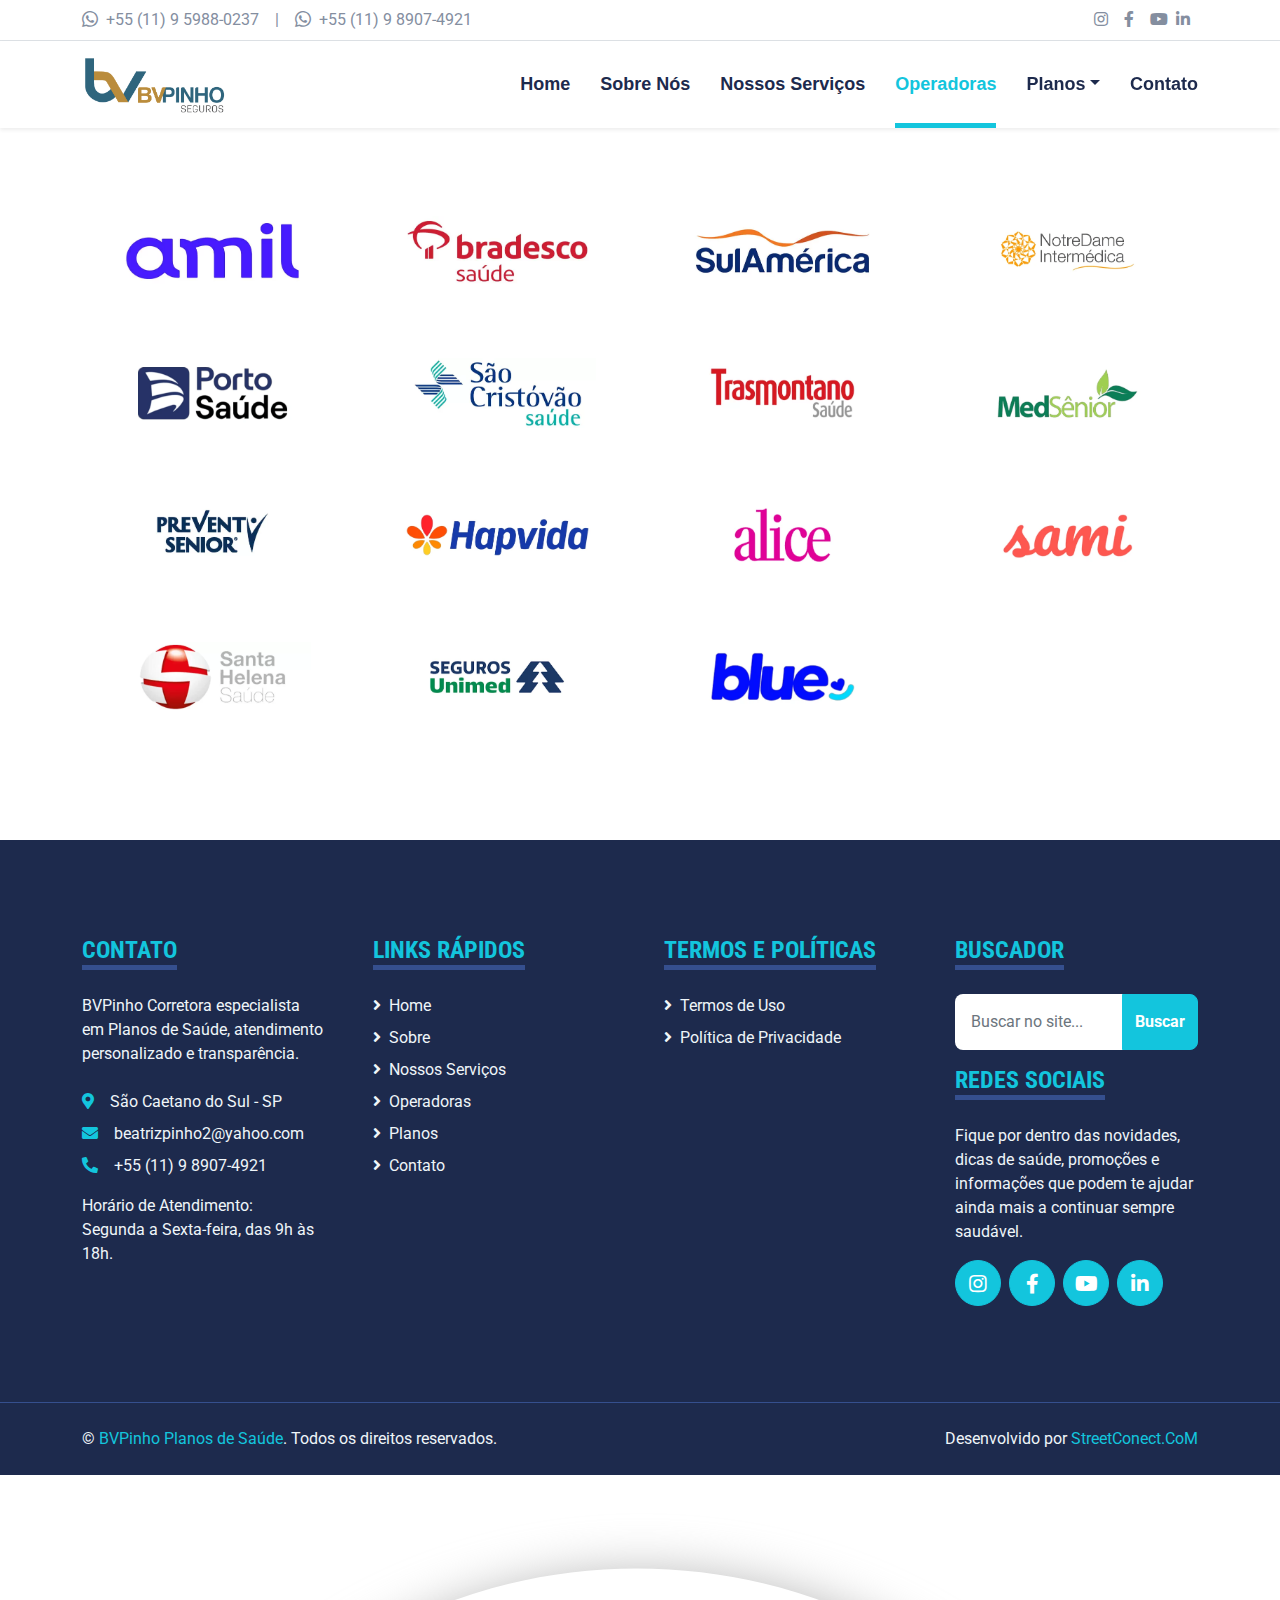
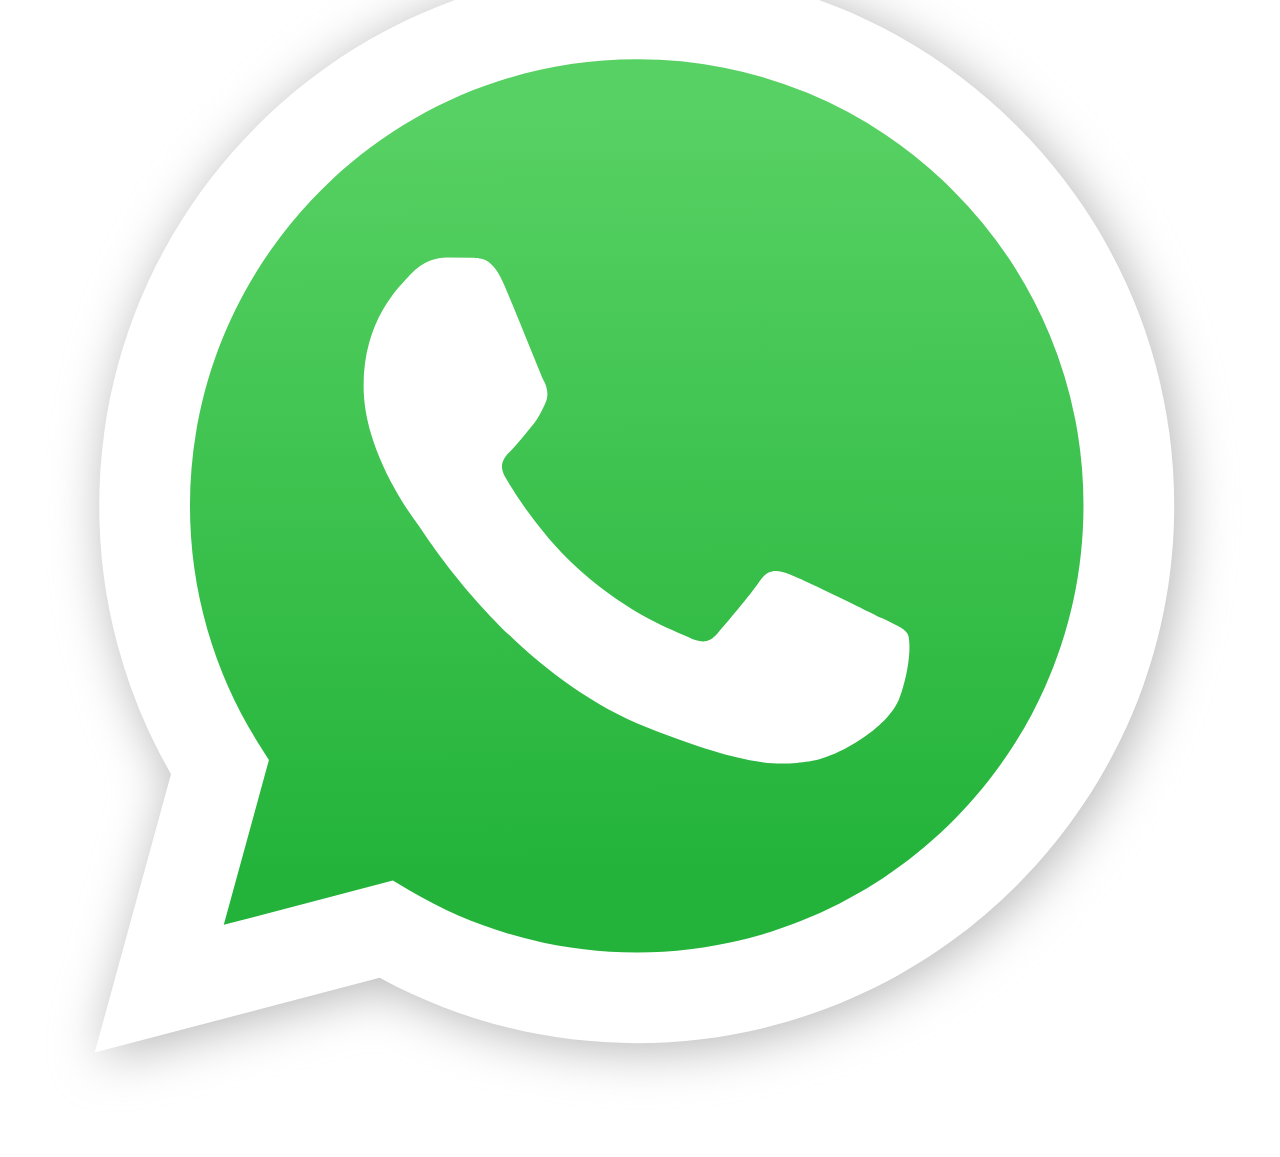
<file: operadoras.html>
<!-- MCLX TOP INI -->
<!DOCTYPE html>
<html lang="pt-BR">
	<head>
	<!-- Google tag (gtag.js) -->
	<script async src="https://www.googletagmanager.com/gtag/js?id=G-7GDQPE3VZX"></script>
	<script>
	window.dataLayer = window.dataLayer || [];
	function gtag(){dataLayer.push(arguments);}
	gtag('js', new Date());

	gtag('config', 'G-7GDQPE3VZX');
	</script>		
		<meta charset="utf-8">
		<title>Operadoras de Planos de Saúde: Amil, Bradesco, SulAmérica e Mais | BVPinho</title>
		<meta content="width=device-width, initial-scale=1.0" name="viewport">
		<meta content="operadoras de planos de saúde, Amil, Bradesco Saúde, SulAmérica, NotreDame Intermédica, Porto Saúde, BVPinho" name="keywords">
		<meta content="Conheça as principais operadoras de planos de saúde parceiras da BVPinho. Trabalhamos com Amil, Bradesco, SulAmérica e outras para oferecer a melhor cobertura. Fale conosco!" name="description">
		<link rel="canonical" href="https://bvpinho.com.br/operadoras.html" />
		<meta name="robots" content="index, follow">
		<!-- Open Graph / Social -->
		<meta property="og:title" content="Operadoras de Planos de Saúde: Amil, Bradesco, SulAmérica e Mais | BVPinho" />
		<meta property="og:description" content="Conheça as principais operadoras de planos de saúde parceiras da BVPinho. Trabalhamos com Amil, Bradesco, SulAmérica e outras para oferecer a melhor cobertura. Fale conosco!" />
		<meta property="og:type" content="website" />
		<meta property="og:url" content="https://bvpinho.com.br/operadoras.html" />
		<meta property="og:image" content="https://bvpinho.com.br/img/bv-head-operadoras.webp" />
		<meta property="og:site_name" content="BVPinho Planos de Saúde" />
		<!-- Twitter Card -->
		<meta name="twitter:card" content="summary_large_image" />
		<meta name="twitter:title" content="Operadoras de Planos de Saúde: Amil, Bradesco, SulAmérica e Mais | BVPinho" />
		<meta name="twitter:description" content="Conheça as principais operadoras de planos de saúde parceiras da BVPinho. Trabalhamos com Amil, Bradesco, SulAmérica e outras para oferecer a melhor cobertura. Fale conosco!" />
		<meta name="twitter:image" content="https://bvpinho.com.br/img/bv-head-operadoras.webp" />
		<!-- JSON-LD (Organization) -->
<script type="application/ld+json">
				{
					"@context": "https://schema.org",
					"@type": "Organization",
					"name": "BVPinho Planos de Saúde",
					"url": "https://bvpinho.com.br/",
					"logo": "https://bvpinho.com.br/img/bvpinhologo.png",
					"contactPoint": [{
						"@type": "ContactPoint",
						"telephone": "+55 11 98907-4921",
						"contactType": "customer service",
						"areaServed": "BR",
						"availableLanguage": ["Portuguese"]
					}],
					"sameAs": [
					"https://www.facebook.com/beatrizpinhoplanosdesaude/",
					"https://www.instagram.com/beatriz_pinho_planosdesaude/",
					"https://www.youtube.com/@BVPinhoPlanosdeSaude",
					"https://br.linkedin.com/in/beatriz-pinho-b6744188"
					]
				}
			</script>
		<!-- Favicon -->
		<link rel="icon" type="image/x-icon" href="/img/favicon.ico">
		<link rel="icon" type="image/png" sizes="16x16" href="/img/favicon-16x16.png">
		<link rel="icon" type="image/png" sizes="32x32" href="/img/favicon-32x32.png">
		<link rel="apple-touch-icon" href="/img/apple-touch-icon.png">
		<link rel="manifest" href="/img/site.webmanifest">
		<link rel="icon" sizes="192x192" href="/img/android-chrome-192x192.png">
		<link rel="icon" sizes="512x512" href="/img/android-chrome-512x512.png">
		<!-- Google Web Fonts -->
		<link rel="preconnect" href="https://fonts.gstatic.com">
		<link href="https://fonts.googleapis.com/css2?family=Roboto+Condensed:wght@400;700&family=Roboto:wght@400;700&display=swap" rel="stylesheet">
		<!-- Icon Font Stylesheet -->
		<link href="https://cdnjs.cloudflare.com/ajax/libs/font-awesome/5.15.0/css/all.min.css" rel="stylesheet">
		<link href="https://cdn.jsdelivr.net/npm/bootstrap-icons@1.4.1/font/bootstrap-icons.css" rel="stylesheet">
		<!-- Libraries Stylesheet -->
		<link href="lib/owlcarousel/assets/owl.carousel.min.css" rel="stylesheet">
		<link href="lib/tempusdominus/css/tempusdominus-bootstrap-4.min.css" rel="stylesheet" />
		<!-- Customized Bootstrap Stylesheet -->
		<link href="css/bootstrap.min.css" rel="stylesheet">
		<!-- Template Stylesheet -->
		<link href="css/style.css" rel="stylesheet">
	</head>
	<body>
		<!-- Topbar Start -->
		<div class="container-fluid py-2 border-bottom d-none d-lg-block">
			<div class="container">
				<div class="row">
					<div class="col-md-6 text-center text-lg-start mb-2 mb-lg-0">
						<div class="d-inline-flex align-items-center">
							<a class="text-decoration-none text-body pe-3" href="https://api.whatsapp.com/send?phone=5511959880237&text=Ol%C3%A1!%20Gostaria%20de%20receber%20informa%C3%A7%C3%B5es%20sobre%20os%20planos%20de%20sa%C3%BAde%20da%20BVPinho."><i class="bi bi-whatsapp me-2"></i>+55 (11) 9 5988-0237</a>
							<span class="text-body">|</span><a class="text-decoration-none text-body px-3" href="https://api.whatsapp.com/send?phone=5511989074921&text=Ol%C3%A1!%20Gostaria%20de%20receber%20informa%C3%A7%C3%B5es%20sobre%20os%20planos%20de%20sa%C3%BAde%20da%20BVPinho"><i class="bi bi-whatsapp me-2"></i>+55 (11) 9 8907-4921</a>
						</div>
					</div>
					<div class="col-md-6 text-center text-lg-end">
						<div class="d-inline-flex align-items-center">
							<a class="text-body px-2" href="https://www.instagram.com/beatriz_pinho_planosdesaude/"><i class="fab fa-instagram"></i></a>
							<a class="text-body px-2" href="https://www.facebook.com/beatrizpinhoplanosdesaude/"><i class="fab fa-facebook-f"></i></a>
							<a class="text-body ps-2" href="https://www.youtube.com/@BVPinhoPlanosdeSaude"><i class="fab fa-youtube"></i></a>
							<a class="text-body px-2" href="https://br.linkedin.com/in/beatriz-pinho-b6744188"><i class="fab fa-linkedin-in"></i></a>
						</div>
					</div>
				</div>
			</div>
		</div>
		<!-- Topbar End -->
		<!-- Navbar Start -->
		<div class="container-fluid sticky-top bg-white shadow-sm mb-0">
			<div class="container">
				<nav class="navbar navbar-expand-lg bg-white navbar-light py-3 py-lg-0">
					<a href="index.html" class="navbar-brand">
						<img src="img/bvpinhologo.png" alt="BVPinho Planos de Saúde" class="img-fluid" style="height:56px; max-height:56px; width:auto;">
					</a>
					<button class="navbar-toggler" type="button" data-bs-toggle="collapse" data-bs-target="#navbarCollapse">
						<span class="navbar-toggler-icon"></span>
					</button>
					<div class="collapse navbar-collapse" id="navbarCollapse">
						<div class="navbar-nav ms-auto py-0">
							<a href="index.html" class="nav-item nav-link">Home</a>
							<a href="about.html" class="nav-item nav-link">Sobre Nós</a>
							<a href="index.html#servicos" class="nav-item nav-link">Nossos Serviços</a>
							<a href="operadoras.html" class="nav-item nav-link active">Operadoras</a>
							<div class="nav-item dropdown">
								<a href="#" class="nav-link dropdown-toggle" data-bs-toggle="dropdown">Planos</a>
								<div class="dropdown-menu m-0">
									<a href="familia.html" class="dropdown-item">Planos de Saúde Familiar</a>
									<a href="empresarial.html" class="dropdown-item">Planos de Saúde Empresarial</a>
									<a href="individual.html" class="dropdown-item">Planos de Saúde Individual</a>
									<a href="terceiraidade.html" class="dropdown-item">Planos de Saúde para Terceira Idade</a>
									<a href="mei.html" class="dropdown-item">Planos de Saúde para MEI</a>
									<a href="odontologicos.html" class="dropdown-item">Planos Odontológicos</a>
								</div>
							</div>
							<a href="contact.html" class="nav-item nav-link">Contato</a>
						</div>
					</div>
				</nav>
			</div>
		</div>
		<!-- Navbar End -->
		<!-- MCLX TOP END -->
		<!-- Partners / Operadoras (conteúdo Bootstrap) -->
		<section id="operadoras" class="py-5">
			<div class="container">
				<div class="text-center mb-4">

				</div>
				<!-- Grid de logos -->
				<div class="row g-4 align-items-stretch">
					<!-- Amil -->
					<div class="col-6 col-md-4 col-lg-3">
						<div class="card h-100 border-0 text-center p-3">
							<img src="img/partners/amil-logo-bvpinho-seguros.webp" class="img-fluid mx-auto mb-3" alt="Amil" style="max-height:70px;">
							<div class="card-body p-0">

								
							</div>
						</div>
					</div>
					<!-- Bradesco Saúde -->
					<div class="col-6 col-md-4 col-lg-3">
						<div class="card h-100 border-0 text-center p-3">
							<img src="img/partners/bradesco-saude-logo-bvpinho-seguros.webp" class="img-fluid mx-auto mb-3" alt="Bradesco Saúde" style="max-height:70px;">
							<div class="card-body p-0">

								
							</div>
						</div>
					</div>
					<!-- SulAmérica -->
					<div class="col-6 col-md-4 col-lg-3">
						<div class="card h-100 border-0 text-center p-3">
							<img src="img/partners/sulamerica-logo-bvpinho-seguros.webp" class="img-fluid mx-auto mb-3" alt="SulAmérica" style="max-height:70px;">
							<div class="card-body p-0">

								
							</div>
						</div>
					</div>
					<!-- NotreDame Intermédica -->
					<div class="col-6 col-md-4 col-lg-3">
						<div class="card h-100 border-0 text-center p-3">
							<img src="img/partners/notredame-logo-bvpinho-seguros.webp" class="img-fluid mx-auto mb-3" alt="NotreDame Intermédica" style="max-height:70px;">
							<div class="card-body p-0">

								
							</div>
						</div>
					</div>
					<!-- Porto Saúde -->
					<div class="col-6 col-md-4 col-lg-3">
						<div class="card h-100 border-0 text-center p-3">
							<img src="img/partners/portoseguro-logo-bvpinho-seguros.webp" class="img-fluid mx-auto mb-3" alt="Porto Saúde" style="max-height:70px;">
							<div class="card-body p-0">

								
							</div>
						</div>
					</div>
					<!-- São Cristóvão Saúde -->
					<div class="col-6 col-md-4 col-lg-3">
						<div class="card h-100 border-0 text-center p-3">
							<img src="img/partners/sao-cristovao-logo-bvpinho-seguros.webp" class="img-fluid mx-auto mb-3" alt="São Cristóvão Saúde" style="max-height:70px;">
							<div class="card-body p-0">

								
							</div>
						</div>
					</div>
					<!-- Transmontano Saúde -->
					<div class="col-6 col-md-4 col-lg-3">
						<div class="card h-100 border-0 text-center p-3">
							<img src="img/partners/transmontano-logo-bvpinho-seguros.webp" class="img-fluid mx-auto mb-3" alt="Transmontano Saúde" style="max-height:70px;">
							<div class="card-body p-0">

								
							</div>
						</div>
					</div>
					<!-- MedSênior -->
					<div class="col-6 col-md-4 col-lg-3">
						<div class="card h-100 border-0 text-center p-3">
							<img src="img/partners/medsenior-logo-bvpinho-seguros.webp" class="img-fluid mx-auto mb-3" alt="MedSênior Saúde" style="max-height:70px;">
							<div class="card-body p-0">

								
							</div>
						</div>
					</div>
					<!-- Prevent Senior -->
					<div class="col-6 col-md-4 col-lg-3">
						<div class="card h-100 border-0 text-center p-3">
							<img src="img/partners/prevent-senior-logo-bvpinho-seguros.webp" class="img-fluid mx-auto mb-3" alt="Prevent Senior" style="max-height:70px;">
							<div class="card-body p-0">

								
							</div>
						</div>
					</div>
					<!-- Hapvida -->
					<div class="col-6 col-md-4 col-lg-3">
						<div class="card h-100 border-0 text-center p-3">
							<img src="img/partners/hapvida-logo-bvpinho-seguros.webp" class="img-fluid mx-auto mb-3" alt="Hapvida" style="max-height:70px;">
							<div class="card-body p-0">

								
							</div>
						</div>
					</div>
					<!-- Alice -->
					<div class="col-6 col-md-4 col-lg-3">
						<div class="card h-100 border-0 text-center p-3">
							<img src="img/partners/alice-logo-bvpinho-seguros.webp" class="img-fluid mx-auto mb-3" alt="Alice" style="max-height:70px;">
							<div class="card-body p-0">

								
							</div>
						</div>
					</div>
					<!-- Sami -->
					<div class="col-6 col-md-4 col-lg-3">
						<div class="card h-100 border-0 text-center p-3">
							<img src="img/partners/sami-logo-bvpinho-seguros.webp" class="img-fluid mx-auto mb-3" alt="Sami" style="max-height:70px;">
							<div class="card-body p-0">

								
							</div>
						</div>
					</div>
					<!-- Santa Helena -->
					<div class="col-6 col-md-4 col-lg-3">
						<div class="card h-100 border-0 text-center p-3">
							<img src="img/partners/santahelena-logo-bvpinho-seguros.webp" class="img-fluid mx-auto mb-3" alt="Santa Helena Saúde" style="max-height:70px;">
							<div class="card-body p-0">

								
							</div>
						</div>
					</div>
					<!-- Seguros Unimed -->
					<div class="col-6 col-md-4 col-lg-3">
						<div class="card h-100 border-0 text-center p-3">
							<img src="img/partners/unimed-logo-bvpinho-seguros.webp" class="img-fluid mx-auto mb-3" alt="Seguros Unimed" style="max-height:70px;">
							<div class="card-body p-0">

								
							</div>
						</div>
					</div>
					<!-- Blue Saúde -->
					<div class="col-6 col-md-4 col-lg-3">
						<div class="card h-100 border-0 text-center p-3">
							<img src="img/partners/blue-logo-bvpinho-seguros.webp" class="img-fluid mx-auto mb-3" alt="Blue Saúde" style="max-height:70px;">
							<div class="card-body p-0">

								
							</div>
						</div>
					</div>
				</div>
			</div>
		</section>
		<!-- MCLX BOTTOM INI -->
		<!-- Footer Start -->
		<div class="container-fluid bg-dark text-light mt-5 py-5">
			<div class="container py-5">
				<div class="row g-5">
					<div class="col-lg-3 col-md-6">
						<h4 class="d-inline-block text-primary text-uppercase border-bottom border-5 border-secondary mb-4">Contato</h4>
						<p class="mb-4">BVPinho Corretora especialista em Planos de Saúde, atendimento personalizado e transparência.</p>
						<p class="mb-2"><i class="fa fa-map-marker-alt text-primary me-3"></i>São Caetano do Sul - SP</p>
						<p class="mb-2"><i class="fa fa-envelope text-primary me-3"></i>beatrizpinho2@yahoo.com</p>
						<p class="mb-3"><i class="fa fa-phone-alt text-primary me-3"></i>+55 (11) 9 8907-4921</p>
						<p class="mb-0">Horário de Atendimento:</p>
						<p class="mb-0">Segunda a Sexta-feira, das 9h às 18h.</p>
					</div>
					<div class="col-lg-3 col-md-6">
						<h4 class="d-inline-block text-primary text-uppercase border-bottom border-5 border-secondary mb-4">Links Rápidos</h4>
						<div class="d-flex flex-column justify-content-start">
							<a class="text-light mb-2" href="index.html"><i class="fa fa-angle-right me-2"></i>Home</a>
							<a class="text-light mb-2" href="about.html"><i class="fa fa-angle-right me-2"></i>Sobre</a>
							<a class="text-light mb-2" href="index.html#servicos"><i class="fa fa-angle-right me-2"></i>Nossos Serviços</a>
							<a class="text-light mb-2" href="operadoras.html"><i class="fa fa-angle-right me-2"></i>Operadoras</a>
							<a class="text-light mb-2" href="index.html#planos"><i class="fa fa-angle-right me-2"></i>Planos</a>
							<a class="text-light" href="contact.html"><i class="fa fa-angle-right me-2"></i>Contato</a>
						</div>
					</div>
					<div class="col-lg-3 col-md-6">
						<h4 class="d-inline-block text-primary text-uppercase border-bottom border-5 border-secondary mb-4">Termos e Políticas</h4>
						<div class="d-flex flex-column justify-content-start">
							<a class="text-light mb-2" href="termos-de-uso.html"><i class="fa fa-angle-right me-2"></i>Termos de Uso</a>
							<a class="text-light mb-2" href="politica-privacidade.html"><i class="fa fa-angle-right me-2"></i>Política de Privacidade</a>
						</div>
					</div>
					<div class="col-lg-3 col-md-6">
						<h4 class="d-inline-block text-primary text-uppercase border-bottom border-5 border-secondary mb-4">
							Buscador
						</h4>
						<form action="https://www.google.com/search" method="GET">
							<div class="input-group">
								<!-- Campo de busca -->
								<input type="text" name="q" class="form-control p-3 border-0" placeholder="Buscar no site...">
								<input type="hidden" name="sitesearch" value="bvpinho.com.br">
								<button class="btn btn-primary">Buscar</button>
							</div>
						</form>
						<p class="mb5"></p>
						<h4 class="d-inline-block text-primary text-uppercase border-bottom border-5 border-secondary mb-4">Redes Sociais</h4>
						<p>Fique por dentro das novidades, dicas de saúde, promoções e informações que podem te ajudar ainda mais a continuar sempre saudável.</p>
						<div class="d-flex">
							<a class="btn btn-lg btn-primary btn-lg-square rounded-circle me-2" href="https://www.instagram.com/beatriz_pinho_planosdesaude/"><i class="fab fa-instagram"></i></a>
							<a class="btn btn-lg btn-primary btn-lg-square rounded-circle me-2" href="https://www.facebook.com/beatrizpinhoplanosdesaude/"><i class="fab fa-facebook-f"></i></a>
							<a class="btn btn-lg btn-primary btn-lg-square rounded-circle me-2" href="https://www.youtube.com/@BVPinhoPlanosdeSaude"><i class="fab fa-youtube"></i></a>
							<a class="btn btn-lg btn-primary btn-lg-square rounded-circle me-2" href="https://br.linkedin.com/in/beatriz-pinho-b6744188"><i class="fab fa-linkedin-in"></i></a>
						</div>
					</div>
				</div>
			</div>
		</div>
		<div class="container-fluid bg-dark text-light border-top border-secondary py-4">
			<div class="container">
				<div class="row g-5">
					<div class="col-md-6 text-center text-md-start">
						<p class="mb-md-0">&copy; <a class="text-primary" href="#">BVPinho Planos de Saúde</a>. Todos os direitos reservados.</p>
					</div>
					<div class="col-md-6 text-center text-md-end">
						<p class="mb-0 font-mini">Desenvolvido por <a class="text-primary" href="https://streetconect.com">StreetConect.CoM</a></p>
					</div>
				</div>
			</div>
		</div>
		<a href="https://api.whatsapp.com/send?phone=5511989074921&text=Olá! Gostaria de mais informações."
		class="btn-whatsapp" target="_blank" aria-label="WhatsApp">
			<img src="img/WhatsApp.svg" alt="WhatsApp">
		</a>
		<!-- Footer End -->
		<!-- Back to Top -->
		<a href="#" class="btn btn-lg btn-primary btn-lg-square back-to-top"><i class="bi bi-arrow-up"></i></a>
		<!-- JavaScript Libraries -->
		<script src="https://code.jquery.com/jquery-3.4.1.min.js"></script>
		<script src="https://cdn.jsdelivr.net/npm/bootstrap@5.0.0/dist/js/bootstrap.bundle.min.js"></script>
		<script src="lib/easing/easing.min.js"></script>
		<script src="lib/waypoints/waypoints.min.js"></script>
		<script src="lib/owlcarousel/owl.carousel.min.js"></script>
		<script src="lib/tempusdominus/js/moment.min.js"></script>
		<script src="lib/tempusdominus/js/moment-timezone.min.js"></script>
		<script src="lib/tempusdominus/js/tempusdominus-bootstrap-4.min.js"></script>
		<!-- Template Javascript -->
		<script src="js/main.js"></script>
		<!-- MCLX BOTTOM END -->
	</body>
</html>
</file>
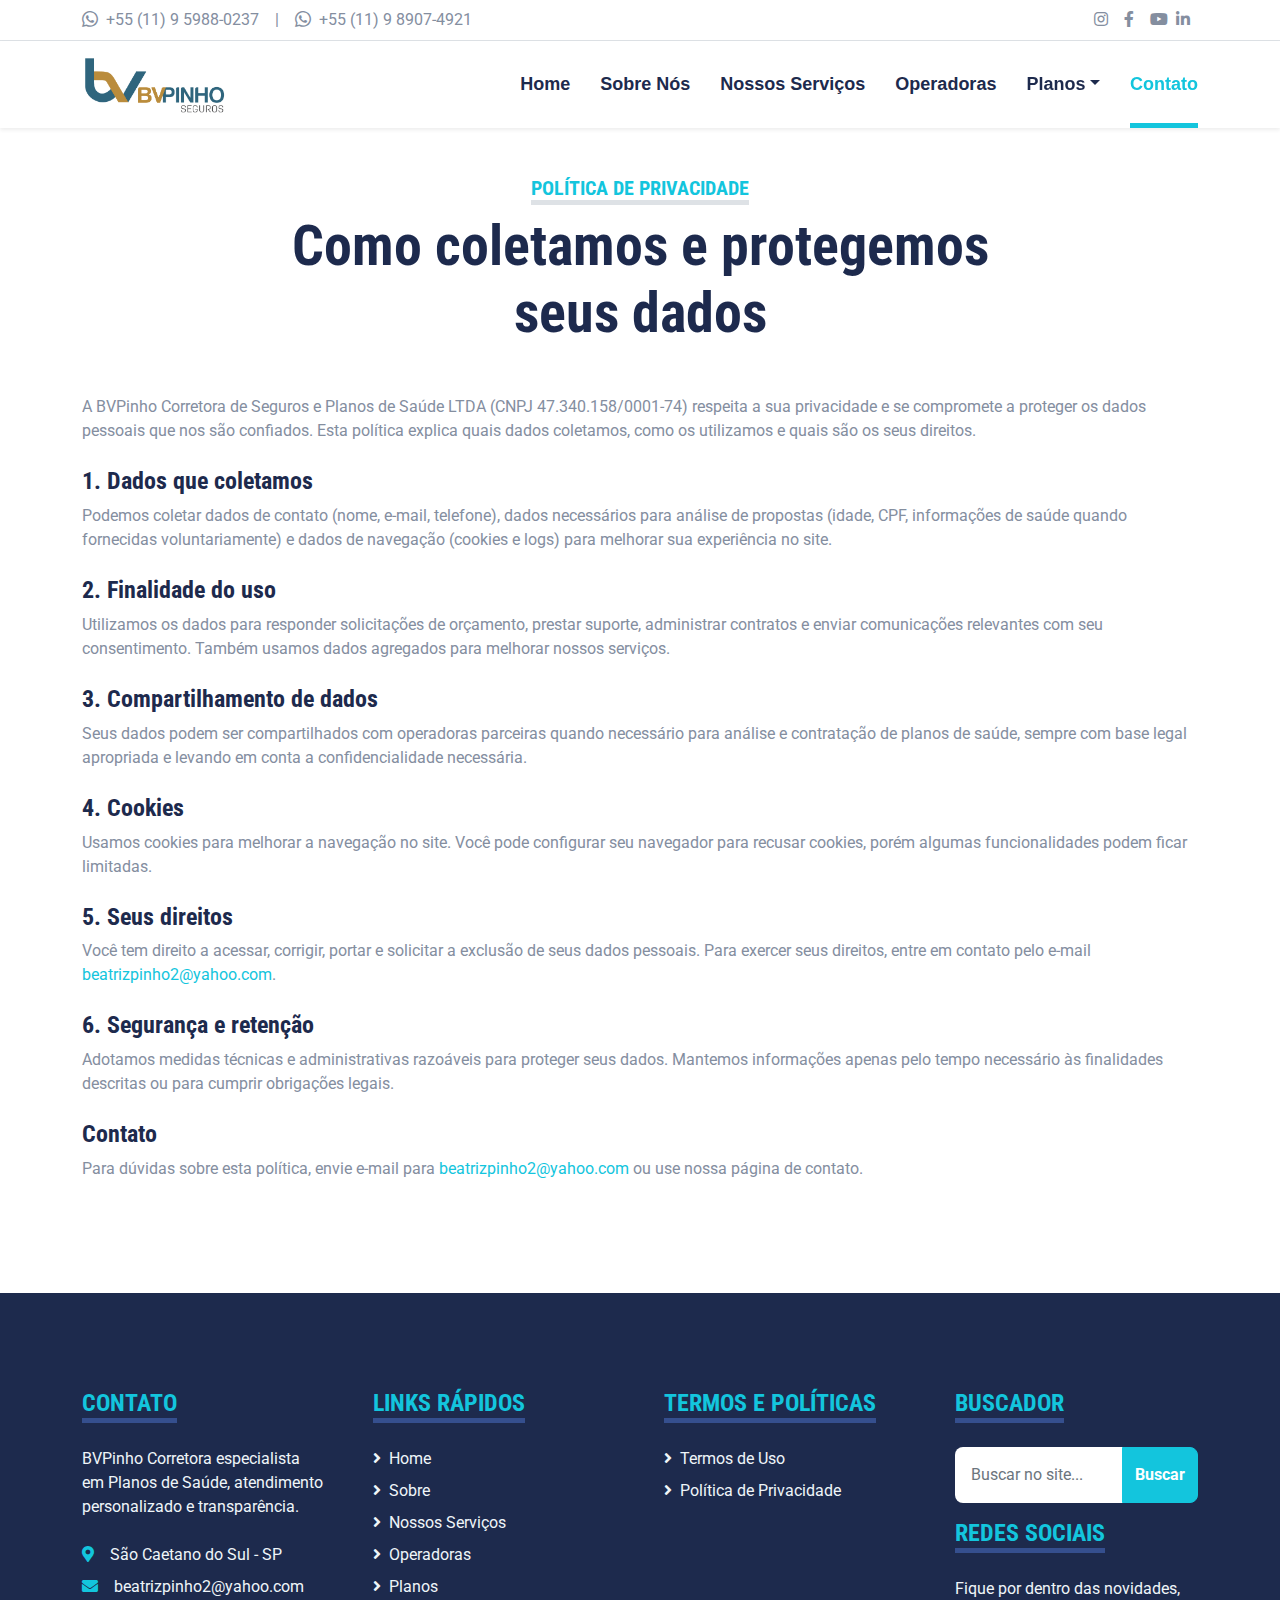
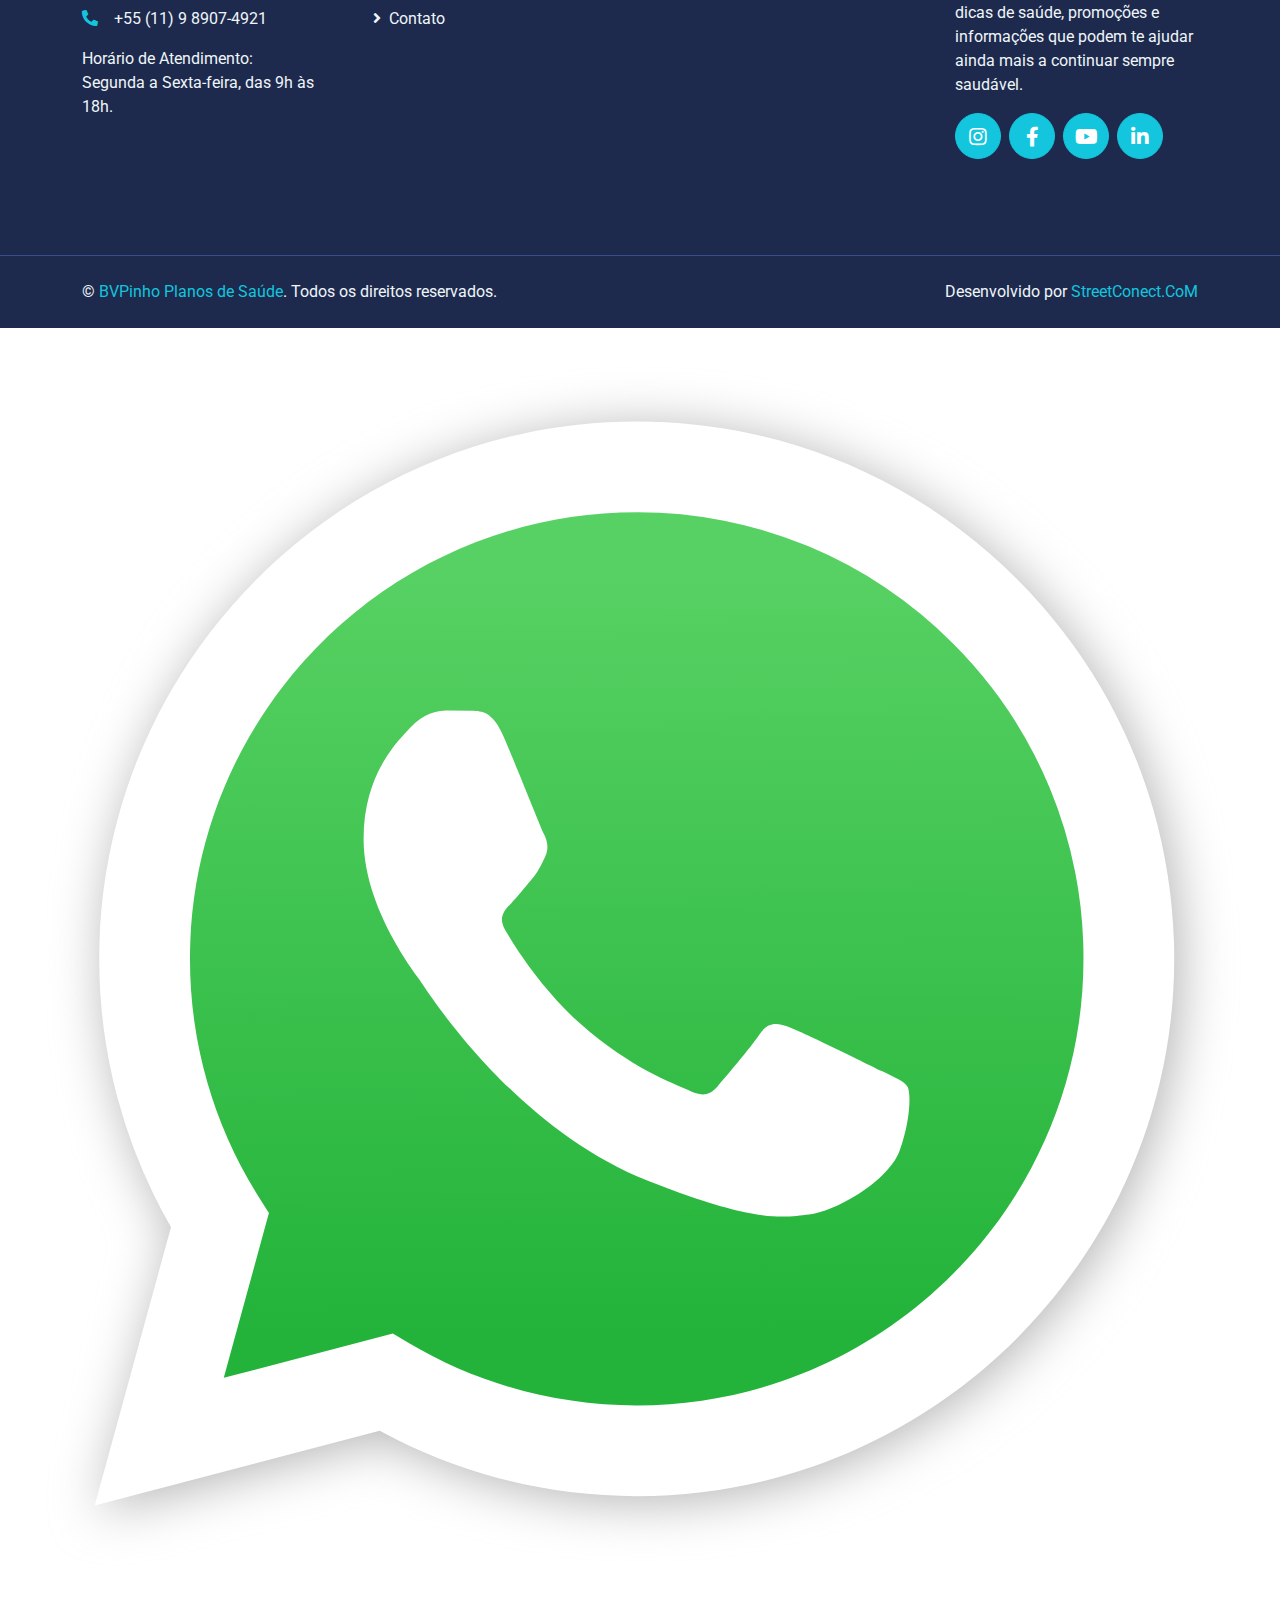
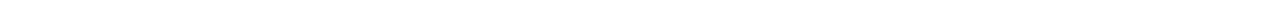
<file: politica-privacidade.html>
<!-- MCLX TOP INI -->
<!DOCTYPE html>
<html lang="pt-BR">
	<head>
	<!-- Google tag (gtag.js) -->
	<script async src="https://www.googletagmanager.com/gtag/js?id=G-7GDQPE3VZX"></script>
	<script>
	window.dataLayer = window.dataLayer || [];
	function gtag(){dataLayer.push(arguments);}
	gtag('js', new Date());

	gtag('config', 'G-7GDQPE3VZX');
	</script>		
		<meta charset="utf-8">
		<title>Política de Privacidade | BVPinho Planos de Saúde (LGPD)</title>
		<meta content="width=device-width, initial-scale=1.0" name="viewport">
		<meta content="política de privacidade, BVPinho, LGPD, proteção de dados, privacidade de dados" name="keywords">
		<meta content="Leia a Política de Privacidade da BVPinho. Saiba como coletamos, usamos e protegemos seus dados pessoais em conformidade com a LGPD." name="description">
		<link rel="canonical" href="https://bvpinho.com.br/politica-privacidade.html" />
		<meta name="robots" content="index, follow">
		<!-- Open Graph / Social -->
		<meta property="og:title" content="Política de Privacidade | BVPinho Planos de Saúde (LGPD)" />
		<meta property="og:description" content="Leia a Política de Privacidade da BVPinho. Saiba como coletamos, usamos e protegemos seus dados pessoais em conformidade com a LGPD." />
		<meta property="og:type" content="website" />
		<meta property="og:url" content="https://bvpinho.com.br/politica-privacidade.html" />
		<meta property="og:image" content="https://bvpinho.com.br/img/about.jpg" />
		<meta property="og:site_name" content="BVPinho Planos de Saúde" />
		<!-- Twitter Card -->
		<meta name="twitter:card" content="summary_large_image" />
		<meta name="twitter:title" content="Política de Privacidade | BVPinho Planos de Saúde (LGPD)" />
		<meta name="twitter:description" content="Leia a Política de Privacidade da BVPinho. Saiba como coletamos, usamos e protegemos seus dados pessoais em conformidade com a LGPD." />
		<meta name="twitter:image" content="https://bvpinho.com.br/img/about.jpg" />
		<!-- JSON-LD (Organization) -->
<script type="application/ld+json">
				{
					"@context": "https://schema.org",
					"@type": "Organization",
					"name": "BVPinho Planos de Saúde",
					"url": "https://bvpinho.com.br/",
					"logo": "https://bvpinho.com.br/img/bvpinhologo.png",
					"contactPoint": [{
						"@type": "ContactPoint",
						"telephone": "+55 11 98907-4921",
						"contactType": "customer service",
						"areaServed": "BR",
						"availableLanguage": ["Portuguese"]
					}],
					"sameAs": [
					"https://www.facebook.com/beatrizpinhoplanosdesaude/",
					"https://www.instagram.com/bv_pinho/",
					"https://www.youtube.com/@BVPinhoPlanosdeSaude",
					"https://br.linkedin.com/in/beatriz-pinho-b6744188"
					]
				}
			</script>
		<!-- Favicon -->
		<link rel="icon" type="image/x-icon" href="/img/favicon.ico">
		<link rel="icon" type="image/png" sizes="16x16" href="/img/favicon-16x16.png">
		<link rel="icon" type="image/png" sizes="32x32" href="/img/favicon-32x32.png">
		<link rel="apple-touch-icon" href="/img/apple-touch-icon.png">
		<link rel="manifest" href="/img/site.webmanifest">
		<link rel="icon" sizes="192x192" href="/img/android-chrome-192x192.png">
		<link rel="icon" sizes="512x512" href="/img/android-chrome-512x512.png">
		<!-- Google Web Fonts -->
		<link rel="preconnect" href="https://fonts.gstatic.com">
		<link href="https://fonts.googleapis.com/css2?family=Roboto+Condensed:wght@400;700&family=Roboto:wght@400;700&display=swap" rel="stylesheet">
		<!-- Icon Font Stylesheet -->
		<link href="https://cdnjs.cloudflare.com/ajax/libs/font-awesome/5.15.0/css/all.min.css" rel="stylesheet">
		<link href="https://cdn.jsdelivr.net/npm/bootstrap-icons@1.4.1/font/bootstrap-icons.css" rel="stylesheet">
		<!-- Libraries Stylesheet -->
		<link href="lib/owlcarousel/assets/owl.carousel.min.css" rel="stylesheet">
		<link href="lib/tempusdominus/css/tempusdominus-bootstrap-4.min.css" rel="stylesheet" />
		<!-- Customized Bootstrap Stylesheet -->
		<link href="css/bootstrap.min.css" rel="stylesheet">
		<!-- Template Stylesheet -->
		<link href="css/style.css" rel="stylesheet">
	</head>
	<body>
		<!-- Topbar Start -->
		<div class="container-fluid py-2 border-bottom d-none d-lg-block">
			<div class="container">
				<div class="row">
					<div class="col-md-6 text-center text-lg-start mb-2 mb-lg-0">
						<div class="d-inline-flex align-items-center">
							<a class="text-decoration-none text-body pe-3" href="https://api.whatsapp.com/send?phone=5511959880237&text=Ol%C3%A1!%20Gostaria%20de%20receber%20informa%C3%A7%C3%B5es%20sobre%20os%20planos%20de%20sa%C3%BAde%20da%20BVPinho."><i class="bi bi-whatsapp me-2"></i>+55 (11) 9 5988-0237</a>
							<span class="text-body">|</span><a class="text-decoration-none text-body px-3" href="https://api.whatsapp.com/send?phone=5511989074921&text=Ol%C3%A1!%20Gostaria%20de%20receber%20informa%C3%A7%C3%B5es%20sobre%20os%20planos%20de%20sa%C3%BAde%20da%20BVPinho"><i class="bi bi-whatsapp me-2"></i>+55 (11) 9 8907-4921</a>
						</div>
					</div>
					<div class="col-md-6 text-center text-lg-end">
						<div class="d-inline-flex align-items-center">
							<a class="text-body px-2" href="https://www.instagram.com/bv_pinho/"><i class="fab fa-instagram"></i></a>
							<a class="text-body px-2" href="https://www.facebook.com/beatrizpinhoplanosdesaude/"><i class="fab fa-facebook-f"></i></a>
							<a class="text-body ps-2" href="https://www.youtube.com/@BVPinhoPlanosdeSaude"><i class="fab fa-youtube"></i></a>
							<a class="text-body px-2" href="https://br.linkedin.com/in/beatriz-pinho-b6744188"><i class="fab fa-linkedin-in"></i></a>
						</div>
					</div>
				</div>
			</div>
		</div>
		<!-- Topbar End -->
		<!-- Navbar Start -->
		<div class="container-fluid sticky-top bg-white shadow-sm mb-0">
			<div class="container">
				<nav class="navbar navbar-expand-lg bg-white navbar-light py-3 py-lg-0">
					<a href="index.html" class="navbar-brand">
						<img src="img/bvpinhologo.png" alt="BVPinho Planos de Saúde" class="img-fluid" style="height:56px; max-height:56px; width:auto;">
					</a>
					<button class="navbar-toggler" type="button" data-bs-toggle="collapse" data-bs-target="#navbarCollapse">
						<span class="navbar-toggler-icon"></span>
					</button>
					<div class="collapse navbar-collapse" id="navbarCollapse">
						<div class="navbar-nav ms-auto py-0">
							<a href="index.html" class="nav-item nav-link">Home</a>
							<a href="about.html" class="nav-item nav-link">Sobre Nós</a>
							<a href="index.html#servicos" class="nav-item nav-link">Nossos Serviços</a>
							<a href="operadoras.html" class="nav-item nav-link">Operadoras</a>
							<div class="nav-item dropdown">
								<a href="#" class="nav-link dropdown-toggle" data-bs-toggle="dropdown">Planos</a>
								<div class="dropdown-menu m-0">
									<a href="familia.html" class="dropdown-item">Planos de Saúde Familiar</a>
									<a href="empresarial.html" class="dropdown-item">Planos de Saúde Empresarial</a>
									<a href="individual.html" class="dropdown-item">Planos de Saúde Individual</a>
									<a href="terceiraidade.html" class="dropdown-item">Planos de Saúde para Terceira Idade</a>
									<a href="mei.html" class="dropdown-item">Planos de Saúde para MEI</a>
									<a href="odontologicos.html" class="dropdown-item">Planos Odontológicos</a>
								</div>
							</div>
							<a href="contact.html" class="nav-item nav-link active">Contato</a>
						</div>
					</div>
				</nav>
			</div>
		</div>
		<!-- Navbar End -->
		<!-- MCLX TOP END -->
		<!-- Privacy Start -->
		<div class="container-fluid py-5">
			<div class="container">
				<div class="text-center mx-auto mb-5" style="max-width: 800px;">
					<h5 class="d-inline-block text-primary text-uppercase border-bottom border-5">Política de Privacidade</h5>
					<h1 class="display-4">Como coletamos e protegemos seus dados</h1>
				</div>
				<div class="row">
					<div class="col-12">
						<p>A BVPinho Corretora de Seguros e Planos de Saúde LTDA (CNPJ 47.340.158/0001-74) respeita a sua privacidade e se compromete a proteger os dados pessoais que nos são confiados. Esta política explica quais dados coletamos, como os utilizamos e quais são os seus direitos.</p>
						<h4 class="mt-4">1. Dados que coletamos</h4>
						<p>Podemos coletar dados de contato (nome, e-mail, telefone), dados necessários para análise de propostas (idade, CPF, informações de saúde quando fornecidas voluntariamente) e dados de navegação (cookies e logs) para melhorar sua experiência no site.</p>
						<h4 class="mt-4">2. Finalidade do uso</h4>
						<p>Utilizamos os dados para responder solicitações de orçamento, prestar suporte, administrar contratos e enviar comunicações relevantes com seu consentimento. Também usamos dados agregados para melhorar nossos serviços.</p>
						<h4 class="mt-4">3. Compartilhamento de dados</h4>
						<p>Seus dados podem ser compartilhados com operadoras parceiras quando necessário para análise e contratação de planos de saúde, sempre com base legal apropriada e levando em conta a confidencialidade necessária.</p>
						<h4 class="mt-4">4. Cookies</h4>
						<p>Usamos cookies para melhorar a navegação no site. Você pode configurar seu navegador para recusar cookies, porém algumas funcionalidades podem ficar limitadas.</p>
						<h4 class="mt-4">5. Seus direitos</h4>
						<p>Você tem direito a acessar, corrigir, portar e solicitar a exclusão de seus dados pessoais. Para exercer seus direitos, entre em contato pelo e-mail <a href="mailto:beatrizpinho2@yahoo.com">beatrizpinho2@yahoo.com</a>.</p>
						<h4 class="mt-4">6. Segurança e retenção</h4>
						<p>Adotamos medidas técnicas e administrativas razoáveis para proteger seus dados. Mantemos informações apenas pelo tempo necessário às finalidades descritas ou para cumprir obrigações legais.</p>
						<h4 class="mt-4">Contato</h4>
						<p>Para dúvidas sobre esta política, envie e-mail para <a href="mailto:beatrizpinho2@yahoo.com">beatrizpinho2@yahoo.com</a> ou use nossa página de contato.</p>
					</div>
				</div>
			</div>
		</div>
		<!-- Privacy End -->
		<!-- MCLX BOTTOM INI -->
		<!-- Footer Start -->
		<div class="container-fluid bg-dark text-light mt-5 py-5">
			<div class="container py-5">
				<div class="row g-5">
					<div class="col-lg-3 col-md-6">
						<h4 class="d-inline-block text-primary text-uppercase border-bottom border-5 border-secondary mb-4">Contato</h4>
						<p class="mb-4">BVPinho Corretora especialista em Planos de Saúde, atendimento personalizado e transparência.</p>
						<p class="mb-2"><i class="fa fa-map-marker-alt text-primary me-3"></i>São Caetano do Sul - SP</p>
						<p class="mb-2"><i class="fa fa-envelope text-primary me-3"></i>beatrizpinho2@yahoo.com</p>
						<p class="mb-3"><i class="fa fa-phone-alt text-primary me-3"></i>+55 (11) 9 8907-4921</p>
						<p class="mb-0">Horário de Atendimento:</p>
						<p class="mb-0">Segunda a Sexta-feira, das 9h às 18h.</p>
					</div>
					<div class="col-lg-3 col-md-6">
						<h4 class="d-inline-block text-primary text-uppercase border-bottom border-5 border-secondary mb-4">Links Rápidos</h4>
						<div class="d-flex flex-column justify-content-start">
							<a class="text-light mb-2" href="index.html"><i class="fa fa-angle-right me-2"></i>Home</a>
							<a class="text-light mb-2" href="about.html"><i class="fa fa-angle-right me-2"></i>Sobre</a>
							<a class="text-light mb-2" href="index.html#servicos"><i class="fa fa-angle-right me-2"></i>Nossos Serviços</a>
							<a class="text-light mb-2" href="operadoras.html"><i class="fa fa-angle-right me-2"></i>Operadoras</a>
							<a class="text-light mb-2" href="index.html#planos"><i class="fa fa-angle-right me-2"></i>Planos</a>
							<a class="text-light" href="contact.html"><i class="fa fa-angle-right me-2"></i>Contato</a>
						</div>
					</div>
					<div class="col-lg-3 col-md-6">
						<h4 class="d-inline-block text-primary text-uppercase border-bottom border-5 border-secondary mb-4">Termos e Políticas</h4>
						<div class="d-flex flex-column justify-content-start">
							<a class="text-light mb-2" href="termos-de-uso.html"><i class="fa fa-angle-right me-2"></i>Termos de Uso</a>
							<a class="text-light mb-2" href="politica-privacidade.html"><i class="fa fa-angle-right me-2"></i>Política de Privacidade</a>
						</div>
					</div>
					<div class="col-lg-3 col-md-6">
						<h4 class="d-inline-block text-primary text-uppercase border-bottom border-5 border-secondary mb-4">
							Buscador
						</h4>
						<form action="https://www.google.com/search" method="GET">
							<div class="input-group">
								<!-- Campo de busca -->
								<input type="text" name="q" class="form-control p-3 border-0" placeholder="Buscar no site...">
								<input type="hidden" name="sitesearch" value="bvpinho.com.br">
								<button class="btn btn-primary">Buscar</button>
							</div>
						</form>
						<p class="mb5"></p>
						<h4 class="d-inline-block text-primary text-uppercase border-bottom border-5 border-secondary mb-4">Redes Sociais</h4>
						<p>Fique por dentro das novidades, dicas de saúde, promoções e informações que podem te ajudar ainda mais a continuar sempre saudável.</p>
						<div class="d-flex">
							<a class="btn btn-lg btn-primary btn-lg-square rounded-circle me-2" href="https://www.instagram.com/bv_pinho/"><i class="fab fa-instagram"></i></a>
							<a class="btn btn-lg btn-primary btn-lg-square rounded-circle me-2" href="https://www.facebook.com/beatrizpinhoplanosdesaude/"><i class="fab fa-facebook-f"></i></a>
							<a class="btn btn-lg btn-primary btn-lg-square rounded-circle me-2" href="https://www.youtube.com/@BVPinhoPlanosdeSaude"><i class="fab fa-youtube"></i></a>
							<a class="btn btn-lg btn-primary btn-lg-square rounded-circle me-2" href="https://br.linkedin.com/in/beatriz-pinho-b6744188"><i class="fab fa-linkedin-in"></i></a>
						</div>
					</div>
				</div>
			</div>
		</div>
		<div class="container-fluid bg-dark text-light border-top border-secondary py-4">
			<div class="container">
				<div class="row g-5">
					<div class="col-md-6 text-center text-md-start">
						<p class="mb-md-0">&copy; <a class="text-primary" href="#">BVPinho Planos de Saúde</a>. Todos os direitos reservados.</p>
					</div>
					<div class="col-md-6 text-center text-md-end">
						<p class="mb-0 font-mini">Desenvolvido por <a class="text-primary" href="https://streetconect.com">StreetConect.CoM</a></p>
					</div>
				</div>
			</div>
		</div>
		<a href="https://api.whatsapp.com/send?phone=5511989074921&text=Olá! Gostaria de mais informações."
		class="btn-whatsapp" target="_blank" aria-label="WhatsApp">
			<img src="img/WhatsApp.svg" alt="WhatsApp">
		</a>
		<!-- Footer End -->
		<!-- Back to Top -->
		<a href="#" class="btn btn-lg btn-primary btn-lg-square back-to-top"><i class="bi bi-arrow-up"></i></a>
		<!-- JavaScript Libraries -->
		<script src="https://code.jquery.com/jquery-3.4.1.min.js"></script>
		<script src="https://cdn.jsdelivr.net/npm/bootstrap@5.0.0/dist/js/bootstrap.bundle.min.js"></script>
		<script src="lib/easing/easing.min.js"></script>
		<script src="lib/waypoints/waypoints.min.js"></script>
		<script src="lib/owlcarousel/owl.carousel.min.js"></script>
		<script src="lib/tempusdominus/js/moment.min.js"></script>
		<script src="lib/tempusdominus/js/moment-timezone.min.js"></script>
		<script src="lib/tempusdominus/js/tempusdominus-bootstrap-4.min.js"></script>
		<!-- Template Javascript -->
		<script src="js/main.js"></script>
		<!-- MCLX BOTTOM END -->
	</body>
</html>
</file>
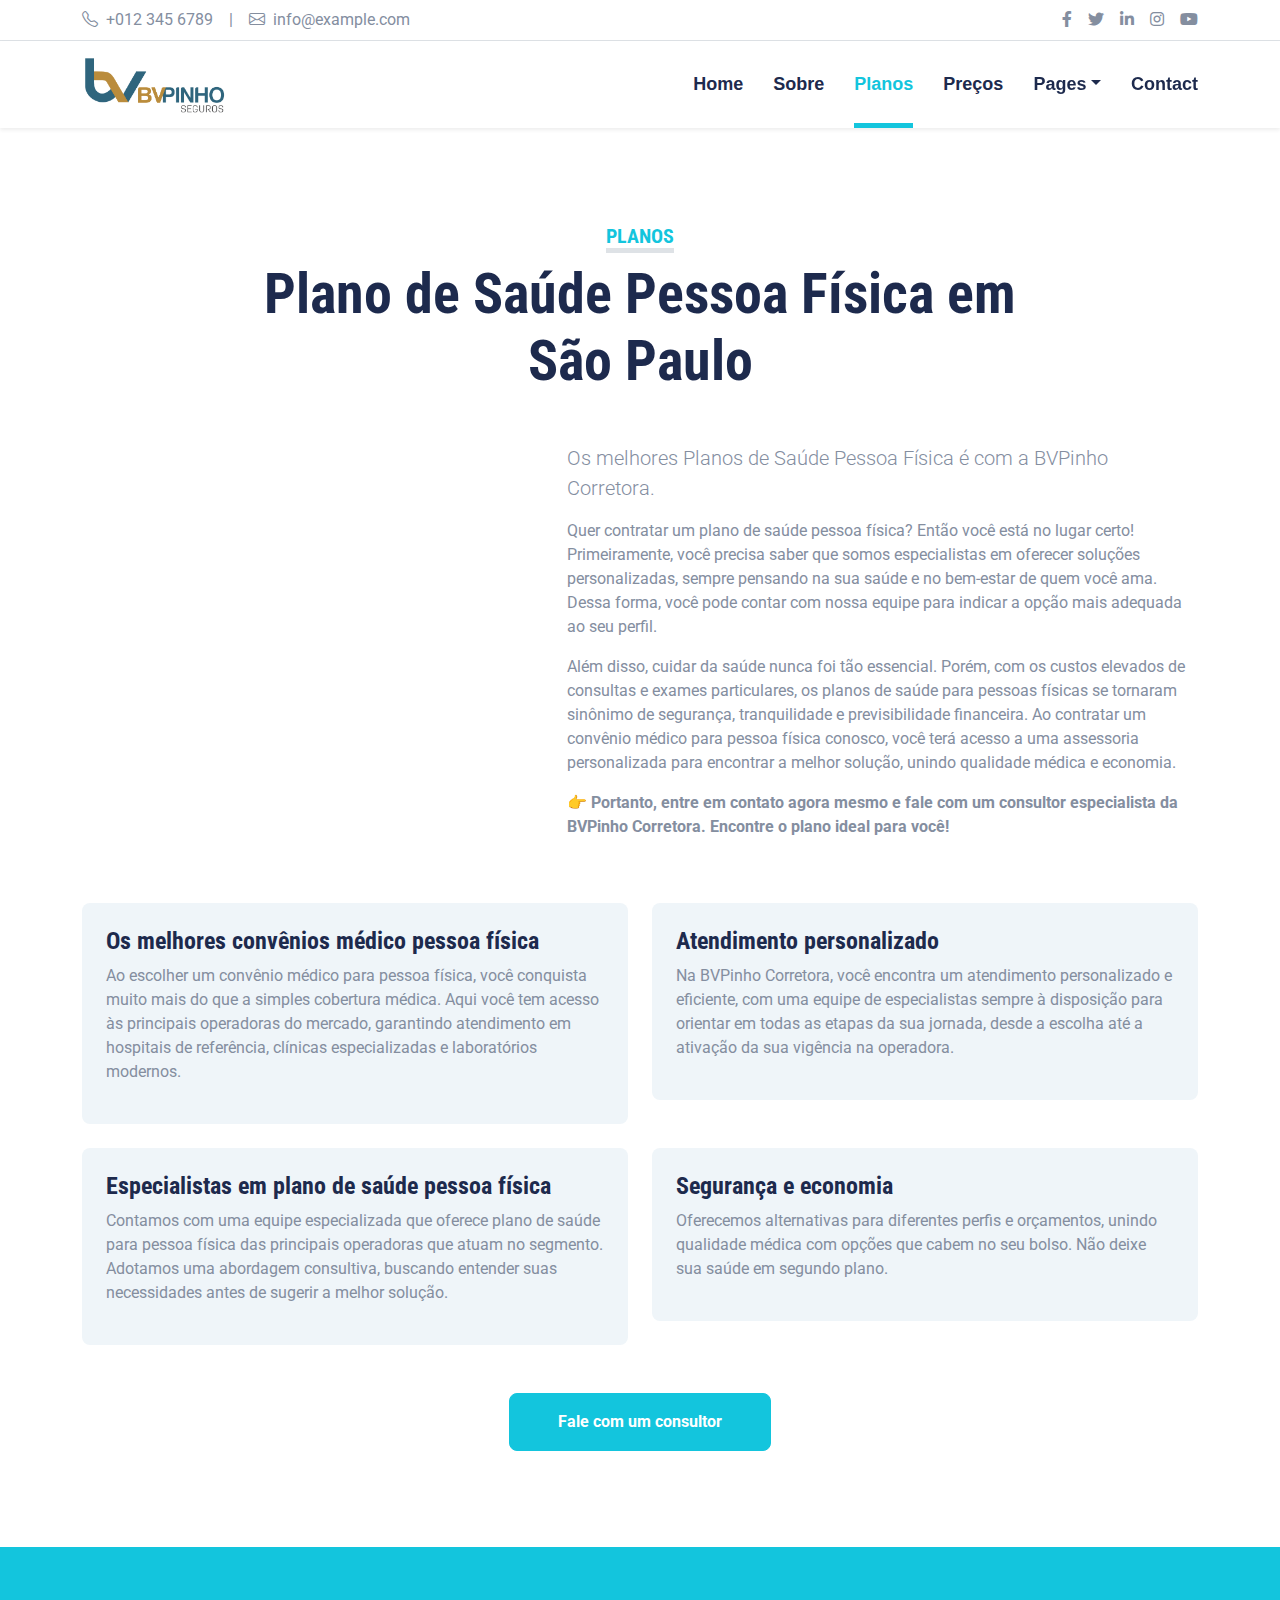
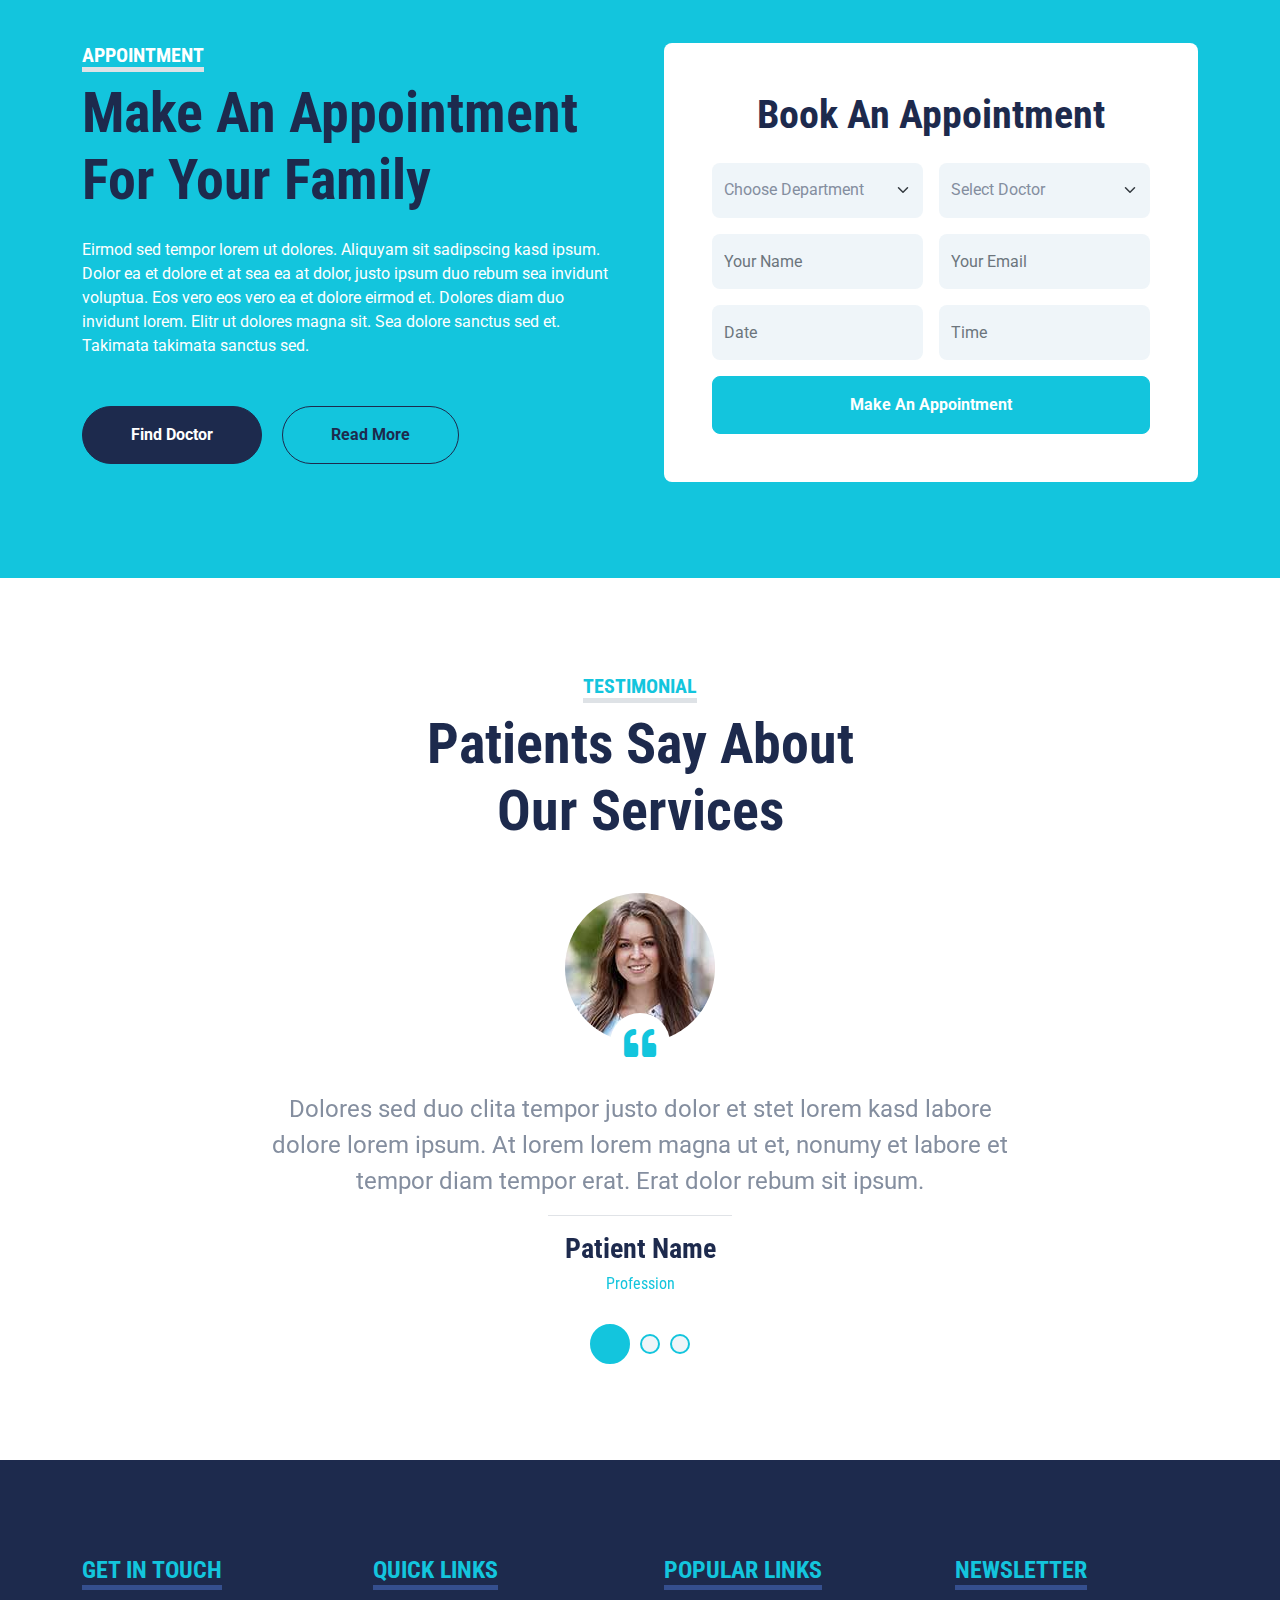
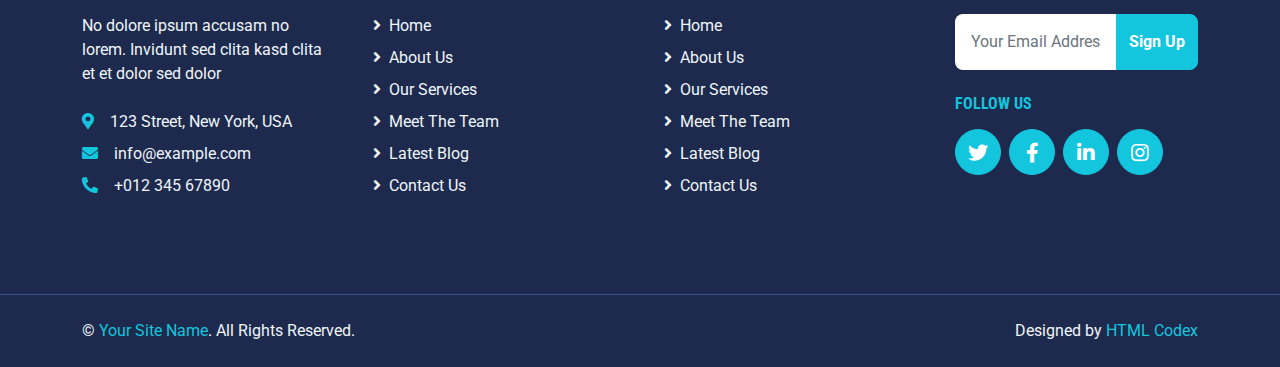
<file: service.html>
<!DOCTYPE html>
<html lang="pt-BR">

<head>
    <meta charset="utf-8">
    <title>Plano de Saúde Pessoa Física — BVPinho Planos de Saúde</title>
    <meta content="width=device-width, initial-scale=1.0" name="viewport">
    <meta name="keywords" content="plano de saúde pessoa física, convênio médico, BVPinho, São Paulo">
    <meta name="description" content="Plano de Saúde Pessoa Física em São Paulo — consulte a BVPinho Corretora para opções personalizadas, assessoria e contratação rápida.">

    <!-- Favicon -->
    <link href="img/favicon.ico" rel="icon">

    <!-- Google Web Fonts -->
    <link rel="preconnect" href="https://fonts.gstatic.com">
    <link href="https://fonts.googleapis.com/css2?family=Roboto+Condensed:wght@400;700&family=Roboto:wght@400;700&display=swap" rel="stylesheet">  

    <!-- Icon Font Stylesheet -->
    <link href="https://cdnjs.cloudflare.com/ajax/libs/font-awesome/5.15.0/css/all.min.css" rel="stylesheet">
    <link href="https://cdn.jsdelivr.net/npm/bootstrap-icons@1.4.1/font/bootstrap-icons.css" rel="stylesheet">

    <!-- Libraries Stylesheet -->
    <link href="lib/owlcarousel/assets/owl.carousel.min.css" rel="stylesheet">
    <link href="lib/tempusdominus/css/tempusdominus-bootstrap-4.min.css" rel="stylesheet" />

    <!-- Customized Bootstrap Stylesheet -->
    <link href="css/bootstrap.min.css" rel="stylesheet">

    <!-- Template Stylesheet -->
    <link href="css/style.css" rel="stylesheet">
</head>

<body>
    <!-- Topbar Start -->
    <div class="container-fluid py-2 border-bottom d-none d-lg-block">
        <div class="container">
            <div class="row">
                <div class="col-md-6 text-center text-lg-start mb-2 mb-lg-0">
                    <div class="d-inline-flex align-items-center">
                        <a class="text-decoration-none text-body pe-3" href=""><i class="bi bi-telephone me-2"></i>+012 345 6789</a>
                        <span class="text-body">|</span>
                        <a class="text-decoration-none text-body px-3" href=""><i class="bi bi-envelope me-2"></i>info@example.com</a>
                    </div>
                </div>
                <div class="col-md-6 text-center text-lg-end">
                    <div class="d-inline-flex align-items-center">
                        <a class="text-body px-2" href="">
                            <i class="fab fa-facebook-f"></i>
                        </a>
                        <a class="text-body px-2" href="">
                            <i class="fab fa-twitter"></i>
                        </a>
                        <a class="text-body px-2" href="">
                            <i class="fab fa-linkedin-in"></i>
                        </a>
                        <a class="text-body px-2" href="">
                            <i class="fab fa-instagram"></i>
                        </a>
                        <a class="text-body ps-2" href="">
                            <i class="fab fa-youtube"></i>
                        </a>
                    </div>
                </div>
            </div>
        </div>
    </div>
    <!-- Topbar End -->


    <!-- Navbar Start -->
    <div class="container-fluid sticky-top bg-white shadow-sm mb-5">
        <div class="container">
            <nav class="navbar navbar-expand-lg bg-white navbar-light py-3 py-lg-0">
                <a href="index.html" class="navbar-brand">
                    <img src="img/bvpinhologo.png" alt="BVPinho Planos de Saúde" class="img-fluid" style="height:56px; max-height:56px; width:auto;">
                </a>
                <button class="navbar-toggler" type="button" data-bs-toggle="collapse" data-bs-target="#navbarCollapse">
                    <span class="navbar-toggler-icon"></span>
                </button>
                <div class="collapse navbar-collapse" id="navbarCollapse">
                    <div class="navbar-nav ms-auto py-0">
                        <a href="index.html" class="nav-item nav-link">Home</a>
                        <a href="about.html" class="nav-item nav-link">Sobre</a>
                        <a href="service.html" class="nav-item nav-link active">Planos</a>
                        <a href="price.html" class="nav-item nav-link">Preços</a>
                        <div class="nav-item dropdown">
                            <a href="#" class="nav-link dropdown-toggle" data-bs-toggle="dropdown">Pages</a>
                            <div class="dropdown-menu m-0">
                                <a href="blog.html" class="dropdown-item">Blog Grid</a>
                                <a href="detail.html" class="dropdown-item">Blog Detail</a>
                                <a href="team.html" class="dropdown-item">The Team</a>
                                <a href="testimonial.html" class="dropdown-item">Testimonial</a>
                                <a href="appointment.html" class="dropdown-item">Appointment</a>
                                <a href="search.html" class="dropdown-item">Search</a>
                            </div>
                        </div>
                        <a href="contact.html" class="nav-item nav-link">Contact</a>
                    </div>
                </div>
            </nav>
        </div>
    </div>
    <!-- Navbar End -->
    

    <!-- Services Start -->
    <div class="container-fluid py-5">
        <div class="container">
            <div class="text-center mx-auto mb-5" style="max-width: 800px;">
                <h5 class="d-inline-block text-primary text-uppercase border-bottom border-5">Planos</h5>
                <h1 class="display-4">Plano de Saúde Pessoa Física em São Paulo</h1>
            </div>

            <div class="row gx-5 align-items-center mb-5">
                <div class="col-lg-5 mb-4 mb-lg-0" style="min-height: 360px;">
                    <div class="position-relative h-100">
                        <img class="position-absolute w-100 h-100 rounded" src="img/about.jpg" style="object-fit: cover;" alt="Plano de Saúde Pessoa Física" loading="lazy" decoding="async">
                    </div>
                </div>
                <div class="col-lg-7">
                    <p class="lead">Os melhores Planos de Saúde Pessoa Física é com a BVPinho Corretora.</p>
                    <p>Quer contratar um plano de saúde pessoa física? Então você está no lugar certo! Primeiramente, você precisa saber que somos especialistas em oferecer soluções personalizadas, sempre pensando na sua saúde e no bem-estar de quem você ama. Dessa forma, você pode contar com nossa equipe para indicar a opção mais adequada ao seu perfil.</p>
                    <p>Além disso, cuidar da saúde nunca foi tão essencial. Porém, com os custos elevados de consultas e exames particulares, os planos de saúde para pessoas físicas se tornaram sinônimo de segurança, tranquilidade e previsibilidade financeira. Ao contratar um convênio médico para pessoa física conosco, você terá acesso a uma assessoria personalizada para encontrar a melhor solução, unindo qualidade médica e economia.</p>
                    <p class="mt-3"><strong>👉 Portanto, entre em contato agora mesmo e fale com um consultor especialista da BVPinho Corretora. Encontre o plano ideal para você!</strong></p>
                </div>
            </div>

            <div class="row g-4 mb-5">
                <div class="col-md-6">
                    <div class="bg-light p-4 rounded">
                        <h4>Os melhores convênios médico pessoa física</h4>
                        <p>Ao escolher um convênio médico para pessoa física, você conquista muito mais do que a simples cobertura médica. Aqui você tem acesso às principais operadoras do mercado, garantindo atendimento em hospitais de referência, clínicas especializadas e laboratórios modernos.</p>
                    </div>
                </div>
                <div class="col-md-6">
                    <div class="bg-light p-4 rounded">
                        <h4>Atendimento personalizado</h4>
                        <p>Na BVPinho Corretora, você encontra um atendimento personalizado e eficiente, com uma equipe de especialistas sempre à disposição para orientar em todas as etapas da sua jornada, desde a escolha até a ativação da sua vigência na operadora.</p>
                    </div>
                </div>
                <div class="col-md-6">
                    <div class="bg-light p-4 rounded">
                        <h4>Especialistas em plano de saúde pessoa física</h4>
                        <p>Contamos com uma equipe especializada que oferece plano de saúde para pessoa física das principais operadoras que atuam no segmento. Adotamos uma abordagem consultiva, buscando entender suas necessidades antes de sugerir a melhor solução.</p>
                    </div>
                </div>
                <div class="col-md-6">
                    <div class="bg-light p-4 rounded">
                        <h4>Segurança e economia</h4>
                        <p>Oferecemos alternativas para diferentes perfis e orçamentos, unindo qualidade médica com opções que cabem no seu bolso. Não deixe sua saúde em segundo plano.</p>
                    </div>
                </div>
            </div>

            <div class="text-center">
                <a href="contact.html" class="btn btn-primary py-3 px-5">Fale com um consultor</a>
            </div>
        </div>
    </div>
    <!-- Services End -->


    <!-- Appointment Start -->
    <div class="container-fluid bg-primary my-5 py-5">
        <div class="container py-5">
            <div class="row gx-5">
                <div class="col-lg-6 mb-5 mb-lg-0">
                    <div class="mb-4">
                        <h5 class="d-inline-block text-white text-uppercase border-bottom border-5">Appointment</h5>
                        <h1 class="display-4">Make An Appointment For Your Family</h1>
                    </div>
                    <p class="text-white mb-5">Eirmod sed tempor lorem ut dolores. Aliquyam sit sadipscing kasd ipsum. Dolor ea et dolore et at sea ea at dolor, justo ipsum duo rebum sea invidunt voluptua. Eos vero eos vero ea et dolore eirmod et. Dolores diam duo invidunt lorem. Elitr ut dolores magna sit. Sea dolore sanctus sed et. Takimata takimata sanctus sed.</p>
                    <a class="btn btn-dark rounded-pill py-3 px-5 me-3" href="">Find Doctor</a>
                    <a class="btn btn-outline-dark rounded-pill py-3 px-5" href="">Read More</a>
                </div>
                <div class="col-lg-6">
                    <div class="bg-white text-center rounded p-5">
                        <h1 class="mb-4">Book An Appointment</h1>
                        <form>
                            <div class="row g-3">
                                <div class="col-12 col-sm-6">
                                    <select class="form-select bg-light border-0" style="height: 55px;">
                                        <option selected>Choose Department</option>
                                        <option value="1">Department 1</option>
                                        <option value="2">Department 2</option>
                                        <option value="3">Department 3</option>
                                    </select>
                                </div>
                                <div class="col-12 col-sm-6">
                                    <select class="form-select bg-light border-0" style="height: 55px;">
                                        <option selected>Select Doctor</option>
                                        <option value="1">Doctor 1</option>
                                        <option value="2">Doctor 2</option>
                                        <option value="3">Doctor 3</option>
                                    </select>
                                </div>
                                <div class="col-12 col-sm-6">
                                    <input type="text" class="form-control bg-light border-0" placeholder="Your Name" style="height: 55px;">
                                </div>
                                <div class="col-12 col-sm-6">
                                    <input type="email" class="form-control bg-light border-0" placeholder="Your Email" style="height: 55px;">
                                </div>
                                <div class="col-12 col-sm-6">
                                    <div class="date" id="date" data-target-input="nearest">
                                        <input type="text"
                                            class="form-control bg-light border-0 datetimepicker-input"
                                            placeholder="Date" data-target="#date" data-toggle="datetimepicker" style="height: 55px;">
                                    </div>
                                </div>
                                <div class="col-12 col-sm-6">
                                    <div class="time" id="time" data-target-input="nearest">
                                        <input type="text"
                                            class="form-control bg-light border-0 datetimepicker-input"
                                            placeholder="Time" data-target="#time" data-toggle="datetimepicker" style="height: 55px;">
                                    </div>
                                </div>
                                <div class="col-12">
                                    <button class="btn btn-primary w-100 py-3" type="submit">Make An Appointment</button>
                                </div>
                            </div>
                        </form>
                    </div>
                </div>
            </div>
        </div>
    </div>
    <!-- Appointment End -->


    <!-- Testimonial Start -->
    <div class="container-fluid py-5">
        <div class="container">
            <div class="text-center mx-auto mb-5" style="max-width: 500px;">
                <h5 class="d-inline-block text-primary text-uppercase border-bottom border-5">Testimonial</h5>
                <h1 class="display-4">Patients Say About Our Services</h1>
            </div>
            <div class="row justify-content-center">
                <div class="col-lg-8">
                    <div class="owl-carousel testimonial-carousel">
                        <div class="testimonial-item text-center">
                            <div class="position-relative mb-5">
                                <img class="img-fluid rounded-circle mx-auto" src="img/testimonial-1.jpg" alt="">
                                <div class="position-absolute top-100 start-50 translate-middle d-flex align-items-center justify-content-center bg-white rounded-circle" style="width: 60px; height: 60px;">
                                    <i class="fa fa-quote-left fa-2x text-primary"></i>
                                </div>
                            </div>
                            <p class="fs-4 fw-normal">Dolores sed duo clita tempor justo dolor et stet lorem kasd labore dolore lorem ipsum. At lorem lorem magna ut et, nonumy et labore et tempor diam tempor erat. Erat dolor rebum sit ipsum.</p>
                            <hr class="w-25 mx-auto">
                            <h3>Patient Name</h3>
                            <h6 class="fw-normal text-primary mb-3">Profession</h6>
                        </div>
                        <div class="testimonial-item text-center">
                            <div class="position-relative mb-5">
                                <img class="img-fluid rounded-circle mx-auto" src="img/testimonial-2.jpg" alt="">
                                <div class="position-absolute top-100 start-50 translate-middle d-flex align-items-center justify-content-center bg-white rounded-circle" style="width: 60px; height: 60px;">
                                    <i class="fa fa-quote-left fa-2x text-primary"></i>
                                </div>
                            </div>
                            <p class="fs-4 fw-normal">Dolores sed duo clita tempor justo dolor et stet lorem kasd labore dolore lorem ipsum. At lorem lorem magna ut et, nonumy et labore et tempor diam tempor erat. Erat dolor rebum sit ipsum.</p>
                            <hr class="w-25 mx-auto">
                            <h3>Patient Name</h3>
                            <h6 class="fw-normal text-primary mb-3">Profession</h6>
                        </div>
                        <div class="testimonial-item text-center">
                            <div class="position-relative mb-5">
                                <img class="img-fluid rounded-circle mx-auto" src="img/testimonial-3.jpg" alt="">
                                <div class="position-absolute top-100 start-50 translate-middle d-flex align-items-center justify-content-center bg-white rounded-circle" style="width: 60px; height: 60px;">
                                    <i class="fa fa-quote-left fa-2x text-primary"></i>
                                </div>
                            </div>
                            <p class="fs-4 fw-normal">Dolores sed duo clita tempor justo dolor et stet lorem kasd labore dolore lorem ipsum. At lorem lorem magna ut et, nonumy et labore et tempor diam tempor erat. Erat dolor rebum sit ipsum.</p>
                            <hr class="w-25 mx-auto">
                            <h3>Patient Name</h3>
                            <h6 class="fw-normal text-primary mb-3">Profession</h6>
                        </div>
                    </div>
                </div>
            </div>
        </div>
    </div>
    <!-- Testimonial End -->


    <!-- Footer Start -->
    <div class="container-fluid bg-dark text-light mt-5 py-5">
        <div class="container py-5">
            <div class="row g-5">
                <div class="col-lg-3 col-md-6">
                    <h4 class="d-inline-block text-primary text-uppercase border-bottom border-5 border-secondary mb-4">Get In Touch</h4>
                    <p class="mb-4">No dolore ipsum accusam no lorem. Invidunt sed clita kasd clita et et dolor sed dolor</p>
                    <p class="mb-2"><i class="fa fa-map-marker-alt text-primary me-3"></i>123 Street, New York, USA</p>
                    <p class="mb-2"><i class="fa fa-envelope text-primary me-3"></i>info@example.com</p>
                    <p class="mb-0"><i class="fa fa-phone-alt text-primary me-3"></i>+012 345 67890</p>
                </div>
                <div class="col-lg-3 col-md-6">
                    <h4 class="d-inline-block text-primary text-uppercase border-bottom border-5 border-secondary mb-4">Quick Links</h4>
                    <div class="d-flex flex-column justify-content-start">
                        <a class="text-light mb-2" href="#"><i class="fa fa-angle-right me-2"></i>Home</a>
                        <a class="text-light mb-2" href="#"><i class="fa fa-angle-right me-2"></i>About Us</a>
                        <a class="text-light mb-2" href="#"><i class="fa fa-angle-right me-2"></i>Our Services</a>
                        <a class="text-light mb-2" href="#"><i class="fa fa-angle-right me-2"></i>Meet The Team</a>
                        <a class="text-light mb-2" href="#"><i class="fa fa-angle-right me-2"></i>Latest Blog</a>
                        <a class="text-light" href="#"><i class="fa fa-angle-right me-2"></i>Contact Us</a>
                    </div>
                </div>
                <div class="col-lg-3 col-md-6">
                    <h4 class="d-inline-block text-primary text-uppercase border-bottom border-5 border-secondary mb-4">Popular Links</h4>
                    <div class="d-flex flex-column justify-content-start">
                        <a class="text-light mb-2" href="#"><i class="fa fa-angle-right me-2"></i>Home</a>
                        <a class="text-light mb-2" href="#"><i class="fa fa-angle-right me-2"></i>About Us</a>
                        <a class="text-light mb-2" href="#"><i class="fa fa-angle-right me-2"></i>Our Services</a>
                        <a class="text-light mb-2" href="#"><i class="fa fa-angle-right me-2"></i>Meet The Team</a>
                        <a class="text-light mb-2" href="#"><i class="fa fa-angle-right me-2"></i>Latest Blog</a>
                        <a class="text-light" href="#"><i class="fa fa-angle-right me-2"></i>Contact Us</a>
                    </div>
                </div>
                <div class="col-lg-3 col-md-6">
                    <h4 class="d-inline-block text-primary text-uppercase border-bottom border-5 border-secondary mb-4">Newsletter</h4>
                    <form action="">
                        <div class="input-group">
                            <input type="text" class="form-control p-3 border-0" placeholder="Your Email Address">
                            <button class="btn btn-primary">Sign Up</button>
                        </div>
                    </form>
                    <h6 class="text-primary text-uppercase mt-4 mb-3">Follow Us</h6>
                    <div class="d-flex">
                        <a class="btn btn-lg btn-primary btn-lg-square rounded-circle me-2" href="#"><i class="fab fa-twitter"></i></a>
                        <a class="btn btn-lg btn-primary btn-lg-square rounded-circle me-2" href="#"><i class="fab fa-facebook-f"></i></a>
                        <a class="btn btn-lg btn-primary btn-lg-square rounded-circle me-2" href="#"><i class="fab fa-linkedin-in"></i></a>
                        <a class="btn btn-lg btn-primary btn-lg-square rounded-circle" href="#"><i class="fab fa-instagram"></i></a>
                    </div>
                </div>
            </div>
        </div>
    </div>
    <div class="container-fluid bg-dark text-light border-top border-secondary py-4">
        <div class="container">
            <div class="row g-5">
                <div class="col-md-6 text-center text-md-start">
                    <p class="mb-md-0">&copy; <a class="text-primary" href="#">Your Site Name</a>. All Rights Reserved.</p>
                </div>
                <div class="col-md-6 text-center text-md-end">
                    <p class="mb-0">Designed by <a class="text-primary" href="https://htmlcodex.com">HTML Codex</a></p>
                </div>
            </div>
        </div>
    </div>
    <!-- Footer End -->


    <!-- Back to Top -->
    <a href="#" class="btn btn-lg btn-primary btn-lg-square back-to-top"><i class="bi bi-arrow-up"></i></a>


    <!-- JavaScript Libraries -->
    <script src="https://code.jquery.com/jquery-3.4.1.min.js"></script>
    <script src="https://cdn.jsdelivr.net/npm/bootstrap@5.0.0/dist/js/bootstrap.bundle.min.js"></script>
    <script src="lib/easing/easing.min.js"></script>
    <script src="lib/waypoints/waypoints.min.js"></script>
    <script src="lib/owlcarousel/owl.carousel.min.js"></script>
    <script src="lib/tempusdominus/js/moment.min.js"></script>
    <script src="lib/tempusdominus/js/moment-timezone.min.js"></script>
    <script src="lib/tempusdominus/js/tempusdominus-bootstrap-4.min.js"></script>

    <!-- Template Javascript -->
    <script src="js/main.js"></script>
</body>

</html>
</file>
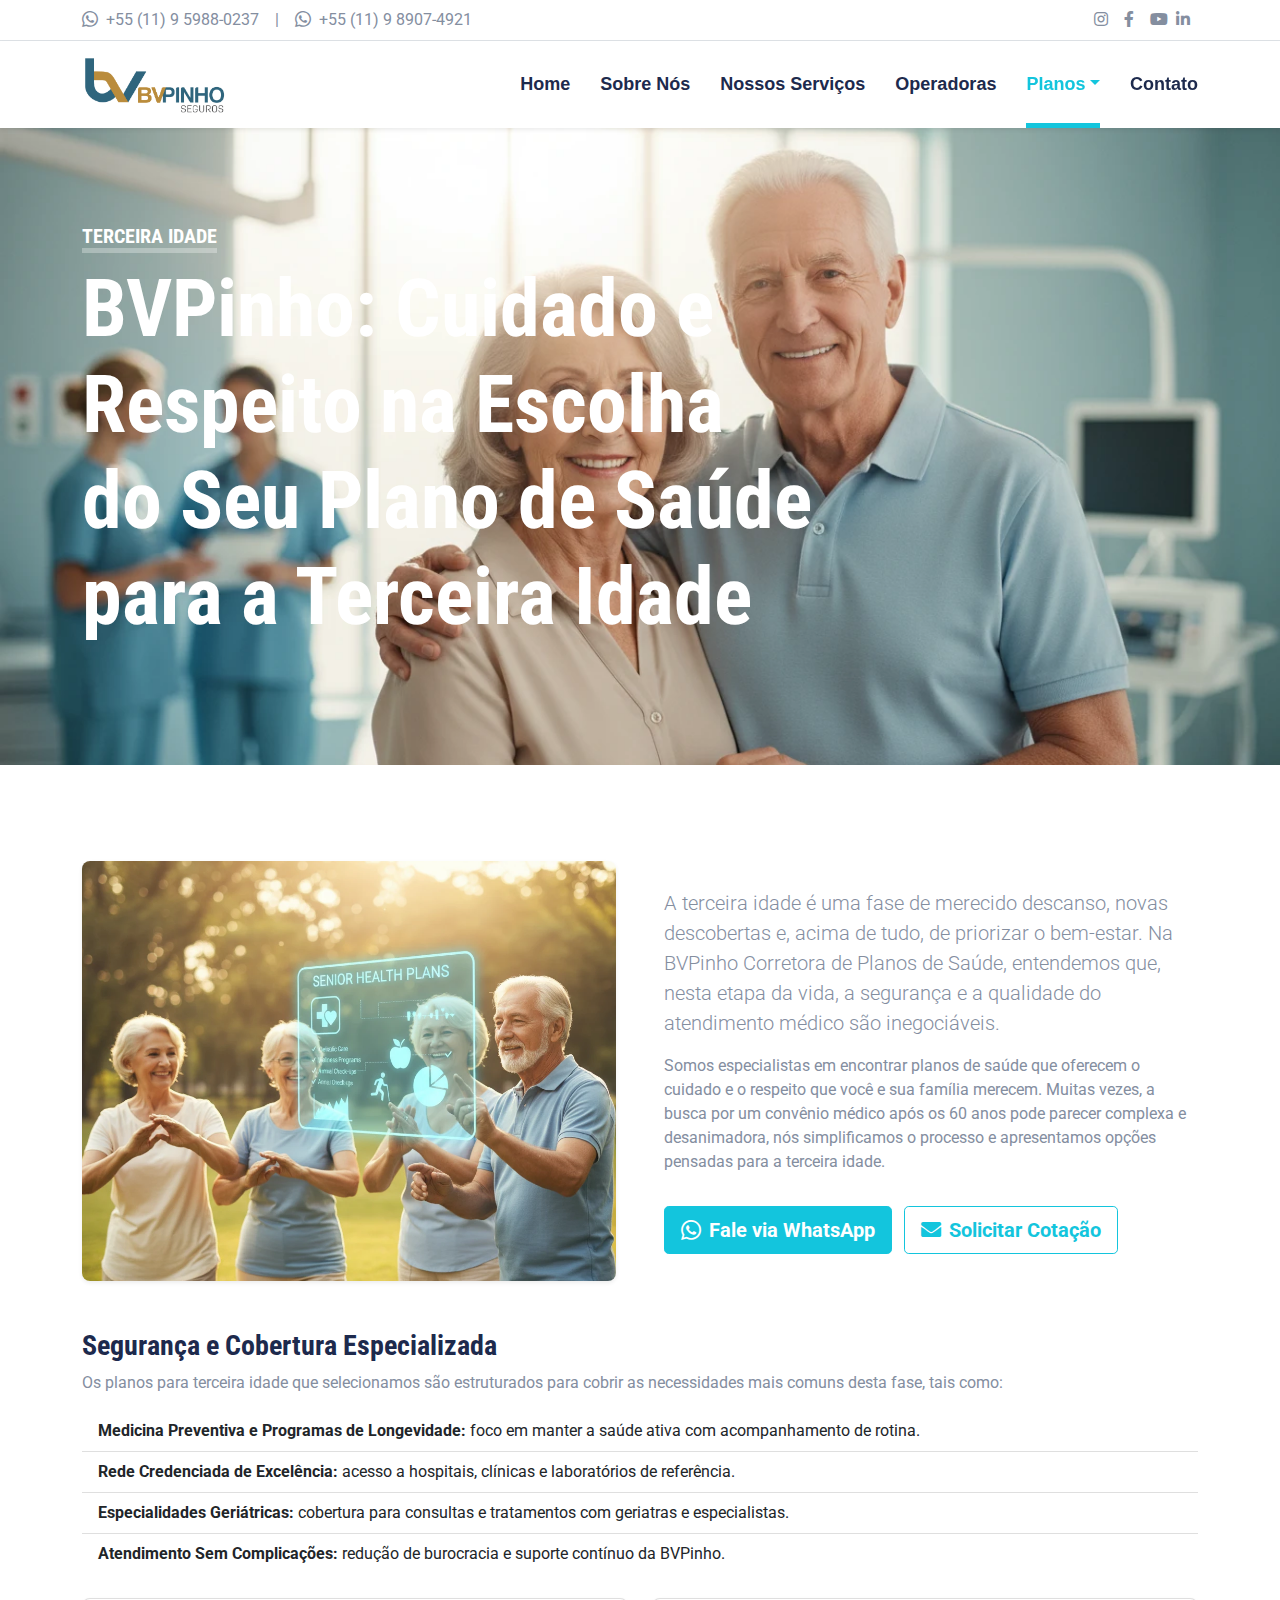
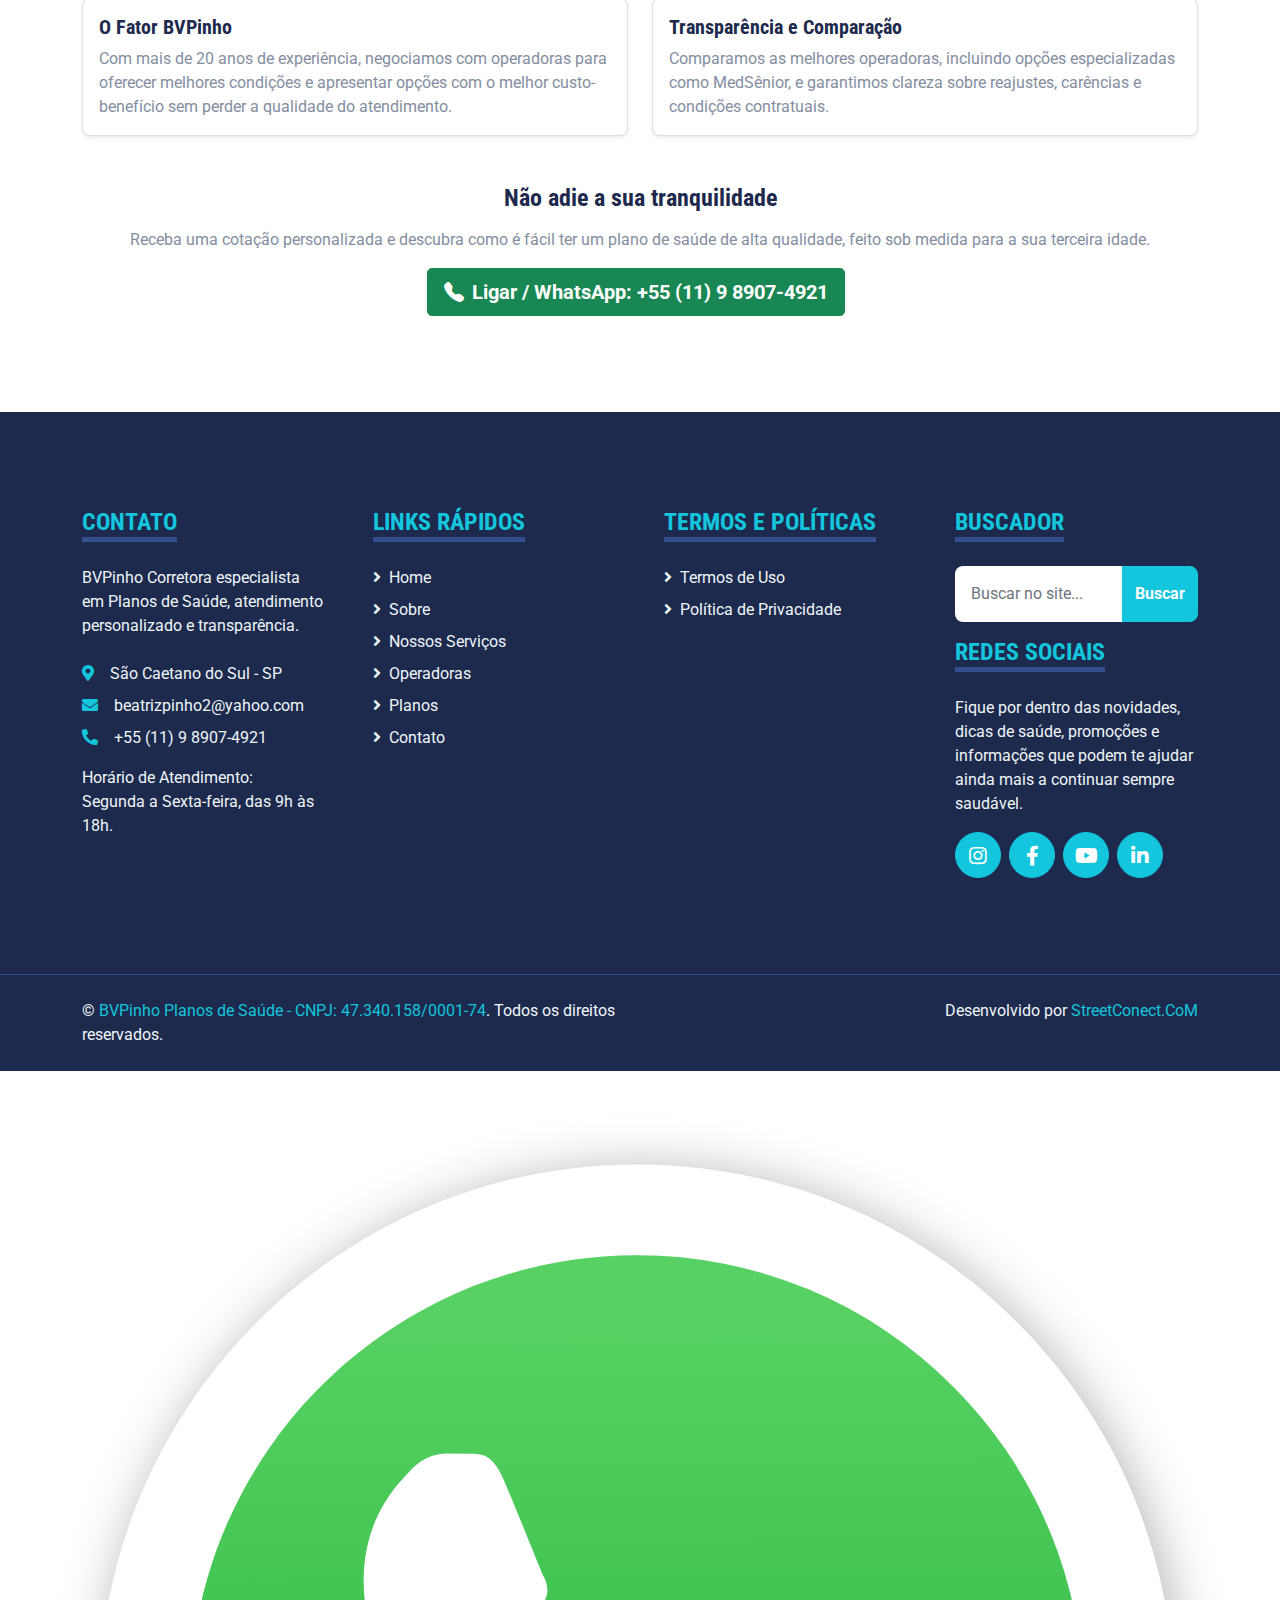
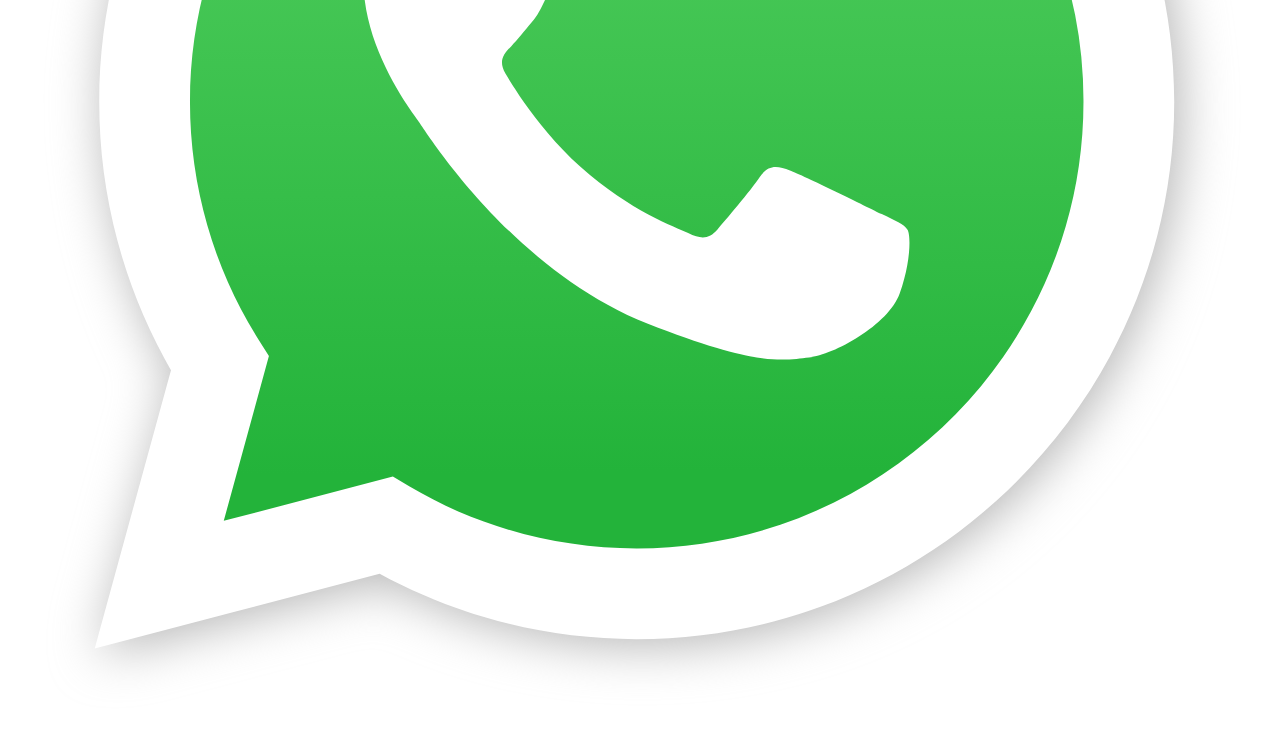
<file: terceiraidade.html>
<!-- MCLX TOP INI -->
<!DOCTYPE html>
<html lang="pt-BR">
	<head>
	<!-- Google tag (gtag.js) -->
	<script async src="https://www.googletagmanager.com/gtag/js?id=G-7GDQPE3VZX"></script>
	<script>
	window.dataLayer = window.dataLayer || [];
	function gtag(){dataLayer.push(arguments);}
	gtag('js', new Date());

	gtag('config', 'G-7GDQPE3VZX');
	</script>		
		<meta charset="utf-8">
		<title>Plano de Saúde para Terceira Idade: Cuidado e Respeito | BVPinho</title>
		<meta content="width=device-width, initial-scale=1.0" name="viewport">
		<meta content="plano de saúde para idosos, plano de saúde terceira idade, cotação plano para idosos, BVPinho, MedSênior" name="keywords">
		<meta content="Encontre o melhor plano de saúde para a terceira idade com a BVPinho. Cuidado, respeito e as melhores operadoras. Solicite uma cotação e viva com tranquilidade!" name="description">
		<link rel="canonical" href="https://bvpinho.com.br/terceiraidade" />
		<meta name="robots" content="index, follow">
		<!-- Open Graph / Social -->
		<meta property="og:title" content="Plano de Saúde para Terceira Idade: Cuidado e Respeito | BVPinho" />
		<meta property="og:description" content="Encontre o melhor plano de saúde para a terceira idade com a BVPinho. Cuidado, respeito e as melhores operadoras. Solicite uma cotação e viva com tranquilidade!" />
		<meta property="og:type" content="website" />
		<meta property="og:url" content="https://bvpinho.com.br/terceiraidade" />
		<meta property="og:image" content="https://bvpinho.com.br/img/bv-head-terceiraidade.webp" />
		<meta property="og:site_name" content="BVPinho Planos de Saúde" />
		<!-- Twitter Card -->
		<meta name="twitter:card" content="summary_large_image" />
		<meta name="twitter:title" content="Plano de Saúde para Terceira Idade: Cuidado e Respeito | BVPinho" />
		<meta name="twitter:description" content="Encontre o melhor plano de saúde para a terceira idade com a BVPinho. Cuidado, respeito e as melhores operadoras. Solicite uma cotação e viva com tranquilidade!" />
		<meta name="twitter:image" content="https://bvpinho.com.br/img/bv-head-terceiraidade.webp" />
		<!-- JSON-LD (Organization) -->
<script type="application/ld+json">
				{
					"@context": "https://schema.org",
					"@type": "Organization",
					"name": "BVPinho Planos de Saúde",
					"url": "https://bvpinho.com.br/",
					"logo": "https://bvpinho.com.br/img/bvpinhologo.png",
					"contactPoint": [{
						"@type": "ContactPoint",
						"telephone": "+55 11 98907-4921",
						"contactType": "customer service",
						"areaServed": "BR",
						"availableLanguage": ["Portuguese"]
					}],
					"sameAs": [
					"https://www.facebook.com/beatrizpinhoplanosdesaude/",
					"https://www.instagram.com/bv_pinho/",
					"https://www.youtube.com/@BVPinhoPlanosdeSaude",
					"https://br.linkedin.com/in/beatriz-pinho-b6744188"
					]
				}
			</script>
		<!-- Favicon -->
		<link rel="icon" type="image/x-icon" href="/img/favicon.ico">
		<link rel="icon" type="image/png" sizes="16x16" href="/img/favicon-16x16.png">
		<link rel="icon" type="image/png" sizes="32x32" href="/img/favicon-32x32.png">
		<link rel="apple-touch-icon" href="/img/apple-touch-icon.png">
		<link rel="manifest" href="/img/site.webmanifest">
		<link rel="icon" sizes="192x192" href="/img/android-chrome-192x192.png">
		<link rel="icon" sizes="512x512" href="/img/android-chrome-512x512.png">
		<!-- Google Web Fonts -->
		<link rel="preconnect" href="https://fonts.gstatic.com">
		<link href="https://fonts.googleapis.com/css2?family=Roboto+Condensed:wght@400;700&family=Roboto:wght@400;700&display=swap" rel="stylesheet">
		<!-- Icon Font Stylesheet -->
		<link href="https://cdnjs.cloudflare.com/ajax/libs/font-awesome/5.15.0/css/all.min.css" rel="stylesheet">
		<link href="https://cdn.jsdelivr.net/npm/bootstrap-icons@1.4.1/font/bootstrap-icons.css" rel="stylesheet">
		<!-- Libraries Stylesheet -->
		<link href="lib/owlcarousel/assets/owl.carousel.min.css" rel="stylesheet">
		<link href="lib/tempusdominus/css/tempusdominus-bootstrap-4.min.css" rel="stylesheet" />
		<!-- Customized Bootstrap Stylesheet -->
		<link href="css/bootstrap.min.css" rel="stylesheet">
		<!-- Template Stylesheet -->
		<link href="css/style.css" rel="stylesheet">
	</head>
	<body>
		<!-- Topbar Start -->
		<div class="container-fluid py-2 border-bottom d-none d-lg-block">
			<div class="container">
				<div class="row">
					<div class="col-md-6 text-center text-lg-start mb-2 mb-lg-0">
						<div class="d-inline-flex align-items-center">
							<a class="text-decoration-none text-body pe-3" href="https://api.whatsapp.com/send?phone=5511959880237&text=Ol%C3%A1!%20Gostaria%20de%20receber%20informa%C3%A7%C3%B5es%20sobre%20os%20planos%20de%20sa%C3%BAde%20da%20BVPinho."><i class="bi bi-whatsapp me-2"></i>+55 (11) 9 5988-0237</a>
							<span class="text-body">|</span><a class="text-decoration-none text-body px-3" href="https://api.whatsapp.com/send?phone=5511989074921&text=Ol%C3%A1!%20Gostaria%20de%20receber%20informa%C3%A7%C3%B5es%20sobre%20os%20planos%20de%20sa%C3%BAde%20da%20BVPinho"><i class="bi bi-whatsapp me-2"></i>+55 (11) 9 8907-4921</a>
						</div>
					</div>
					<div class="col-md-6 text-center text-lg-end">
						<div class="d-inline-flex align-items-center">
							<a class="text-body px-2" href="https://www.instagram.com/bv_pinho/"><i class="fab fa-instagram"></i></a>
							<a class="text-body px-2" href="https://www.facebook.com/beatrizpinhoplanosdesaude/"><i class="fab fa-facebook-f"></i></a>
							<a class="text-body ps-2" href="https://www.youtube.com/@BVPinhoPlanosdeSaude"><i class="fab fa-youtube"></i></a>
							<a class="text-body px-2" href="https://br.linkedin.com/in/beatriz-pinho-b6744188"><i class="fab fa-linkedin-in"></i></a>
						</div>
					</div>
				</div>
			</div>
		</div>
		<!-- Topbar End -->
		<!-- Navbar Start -->
		<div class="container-fluid sticky-top bg-white shadow-sm mb-0">
			<div class="container">
				<nav class="navbar navbar-expand-lg bg-white navbar-light py-3 py-lg-0">
					<a href="/" class="navbar-brand">
						<img src="img/bvpinhologo.png" alt="BVPinho Planos de Saúde" class="img-fluid" style="height:56px; max-height:56px; width:auto;">
					</a>
					<button class="navbar-toggler" type="button" data-bs-toggle="collapse" data-bs-target="#navbarCollapse">
						<span class="navbar-toggler-icon"></span>
					</button>
					<div class="collapse navbar-collapse" id="navbarCollapse">
						<div class="navbar-nav ms-auto py-0">
							<a href="/" class="nav-item nav-link">Home</a>
							<a href="about" class="nav-item nav-link">Sobre Nós</a>
							<a href="/#servicos" class="nav-item nav-link">Nossos Serviços</a>
							<a href="operadoras" class="nav-item nav-link">Operadoras</a>
							<div class="nav-item dropdown">
								<a href="#" class="nav-link dropdown-toggle active" data-bs-toggle="dropdown">Planos</a>
								<div class="dropdown-menu m-0">
									<a href="familia" class="dropdown-item">Planos de Saúde Familiar</a>
									<a href="empresarial" class="dropdown-item">Planos de Saúde Empresarial</a>
									<a href="individual" class="dropdown-item">Planos de Saúde Individual</a>
									<a href="terceiraidade" class="dropdown-item active">Planos de Saúde para Terceira Idade</a>
									<a href="mei" class="dropdown-item">Planos de Saúde para MEI</a>
									<a href="odontologicos" class="dropdown-item">Planos Odontológicos</a>
								</div>
							</div>
							<a href="contact" class="nav-item nav-link">Contato</a>
						</div>
					</div>
				</nav>
			</div>
		</div>
		<!-- Navbar End -->
		<!-- MCLX TOP END -->
		<!-- Hero -->
		<div class="container-fluid bg-primary py-5 mb-5 hero-header" style="background-image: url('img/bv-head-terceiraidade.webp'); background-position: center center; background-size: cover; background-repeat: no-repeat;">
			<div class="container py-5">
				<div class="row justify-content-start">
					<div class="col-lg-8 text-center text-lg-start">
						<h5 class="d-inline-block text-white text-uppercase border-bottom border-5" style="border-color: rgba(256, 256, 256, .3) !important;">Terceira Idade</h5>
						<h1 class="display-1 text-white mb-md-4">BVPinho: Cuidado e Respeito na Escolha do Seu Plano de Saúde para a Terceira Idade</h1>
					</div>
				</div>
			</div>
		</div>
		<!-- Content Start -->
		<div class="container-fluid py-5">
			<div class="container">
				<div class="row gx-5 align-items-center">
					<div class="col-lg-6 mb-4 mb-lg-0">
						<img src="img/terceira_idade_saudavel.webp" alt="Plano de Saúde para Terceira Idade com atendimento humanizado e especializado" class="img-fluid rounded shadow-sm" style="object-fit: cover; width:100%; height:420px;">
					</div>
					<div class="col-lg-6">
						<p class="lead">A terceira idade é uma fase de merecido descanso, novas descobertas e, acima de tudo, de priorizar o bem-estar. Na BVPinho Corretora de Planos de Saúde, entendemos que, nesta etapa da vida, a segurança e a qualidade do atendimento médico são inegociáveis.</p>
						<p>Somos especialistas em encontrar planos de saúde que oferecem o cuidado e o respeito que você e sua família merecem. Muitas vezes, a busca por um convênio médico após os 60 anos pode parecer complexa e desanimadora, nós simplificamos o processo e apresentamos opções pensadas para a terceira idade.</p>
						<a href="https://api.whatsapp.com/send?phone=5511989074921&text=Olá!%20Quero%20uma%20cotação%20para%20plano%20de%20saúde%20para%20a%20terceira%20idade." class="btn btn-primary btn-lg mt-3 me-2"><i class="bi bi-whatsapp me-2"></i>Fale via WhatsApp</a>
						<a href="mailto:beatrizpinho2@yahoo.com" class="btn btn-outline-primary btn-lg mt-3"><i class="fa fa-envelope me-2"></i>Solicitar Cotação</a>
					</div>
				</div>
				<div class="row mt-5">
					<div class="col-lg-12">
						<h3>Segurança e Cobertura Especializada</h3>
						<p>Os planos para terceira idade que selecionamos são estruturados para cobrir as necessidades mais comuns desta fase, tais como:</p>
						<ul class="list-group list-group-flush mb-4">
							<li class="list-group-item"><strong>Medicina Preventiva e Programas de Longevidade:</strong> foco em manter a saúde ativa com acompanhamento de rotina.</li>
							<li class="list-group-item"><strong>Rede Credenciada de Excelência:</strong> acesso a hospitais, clínicas e laboratórios de referência.</li>
							<li class="list-group-item"><strong>Especialidades Geriátricas:</strong> cobertura para consultas e tratamentos com geriatras e especialistas.</li>
							<li class="list-group-item"><strong>Atendimento Sem Complicações:</strong> redução de burocracia e suporte contínuo da BVPinho.</li>
						</ul>
					</div>
				</div>
				<div class="row g-4">
					<div class="col-md-6">
						<div class="card shadow-sm h-100">
							<div class="card-body">
								<h5 class="card-title">O Fator BVPinho</h5>
								<p class="card-text">Com mais de 20 anos de experiência, negociamos com operadoras para oferecer melhores condições e apresentar opções com o melhor custo-benefício sem perder a qualidade do atendimento.</p>
							</div>
						</div>
					</div>
					<div class="col-md-6">
						<div class="card shadow-sm h-100">
							<div class="card-body">
								<h5 class="card-title">Transparência e Comparação</h5>
								<p class="card-text">Comparamos as melhores operadoras, incluindo opções especializadas como MedSênior, e garantimos clareza sobre reajustes, carências e condições contratuais.</p>
							</div>
						</div>
					</div>
				</div>
				<div class="text-center mt-5">
					<h4 class="mb-3">Não adie a sua tranquilidade</h4>
					<p>Receba uma cotação personalizada e descubra como é fácil ter um plano de saúde de alta qualidade, feito sob medida para a sua terceira idade.</p>
					<a href="https://api.whatsapp.com/send?phone=5511989074921&text=Olá!%20Quero%20uma%20cotação%20para%20plano%20de%20saúde%20para%20a%20terceira%20idade." class="btn btn-success btn-lg me-2"><i class="bi bi-telephone-fill me-2"></i>Ligar / WhatsApp: +55 (11) 9 8907-4921</a>
				</div>
			</div>
		</div>
		<!-- Content End -->
		<!-- MCLX BOTTOM INI -->
		<!-- Footer Start -->
		<div class="container-fluid bg-dark text-light mt-5 py-5">
			<div class="container py-5">
				<div class="row g-5">
					<div class="col-lg-3 col-md-6">
						<h4 class="d-inline-block text-primary text-uppercase border-bottom border-5 border-secondary mb-4">Contato</h4>
						<p class="mb-4">BVPinho Corretora especialista em Planos de Saúde, atendimento personalizado e transparência.</p>
						<p class="mb-2"><i class="fa fa-map-marker-alt text-primary me-3"></i>São Caetano do Sul - SP</p>
						<p class="mb-2"><i class="fa fa-envelope text-primary me-3"></i>beatrizpinho2@yahoo.com</p>
						<p class="mb-3"><i class="fa fa-phone-alt text-primary me-3"></i>+55 (11) 9 8907-4921</p>
						<p class="mb-0">Horário de Atendimento:</p>
						<p class="mb-0">Segunda a Sexta-feira, das 9h às 18h.</p>
					</div>
					<div class="col-lg-3 col-md-6">
						<h4 class="d-inline-block text-primary text-uppercase border-bottom border-5 border-secondary mb-4">Links Rápidos</h4>
						<div class="d-flex flex-column justify-content-start">
							<a class="text-light mb-2" href="/"><i class="fa fa-angle-right me-2"></i>Home</a>
							<a class="text-light mb-2" href="about"><i class="fa fa-angle-right me-2"></i>Sobre</a>
							<a class="text-light mb-2" href="/#servicos"><i class="fa fa-angle-right me-2"></i>Nossos Serviços</a>
							<a class="text-light mb-2" href="operadoras"><i class="fa fa-angle-right me-2"></i>Operadoras</a>
							<a class="text-light mb-2" href="/#planos"><i class="fa fa-angle-right me-2"></i>Planos</a>
							<a class="text-light" href="contact"><i class="fa fa-angle-right me-2"></i>Contato</a>
						</div>
					</div>
					<div class="col-lg-3 col-md-6">
						<h4 class="d-inline-block text-primary text-uppercase border-bottom border-5 border-secondary mb-4">Termos e Políticas</h4>
						<div class="d-flex flex-column justify-content-start">
							<a class="text-light mb-2" href="termos-de-uso"><i class="fa fa-angle-right me-2"></i>Termos de Uso</a>
							<a class="text-light mb-2" href="politica-privacidade"><i class="fa fa-angle-right me-2"></i>Política de Privacidade</a>
						</div>
					</div>
					<div class="col-lg-3 col-md-6">
						<h4 class="d-inline-block text-primary text-uppercase border-bottom border-5 border-secondary mb-4">
							Buscador
						</h4>
						<form action="https://www.google.com/search" method="GET">
							<div class="input-group">
								<!-- Campo de busca -->
								<input type="text" name="q" class="form-control p-3 border-0" placeholder="Buscar no site...">
								<input type="hidden" name="sitesearch" value="bvpinho.com.br">
								<button class="btn btn-primary">Buscar</button>
							</div>
						</form>
						<p class="mb5"></p>
						<h4 class="d-inline-block text-primary text-uppercase border-bottom border-5 border-secondary mb-4">Redes Sociais</h4>
						<p>Fique por dentro das novidades, dicas de saúde, promoções e informações que podem te ajudar ainda mais a continuar sempre saudável.</p>
						<div class="d-flex">
							<a class="btn btn-lg btn-primary btn-lg-square rounded-circle me-2" href="https://www.instagram.com/bv_pinho/"><i class="fab fa-instagram"></i></a>
							<a class="btn btn-lg btn-primary btn-lg-square rounded-circle me-2" href="https://www.facebook.com/beatrizpinhoplanosdesaude/"><i class="fab fa-facebook-f"></i></a>
							<a class="btn btn-lg btn-primary btn-lg-square rounded-circle me-2" href="https://www.youtube.com/@BVPinhoPlanosdeSaude"><i class="fab fa-youtube"></i></a>
							<a class="btn btn-lg btn-primary btn-lg-square rounded-circle me-2" href="https://br.linkedin.com/in/beatriz-pinho-b6744188"><i class="fab fa-linkedin-in"></i></a>
						</div>
					</div>
				</div>
			</div>
		</div>
		<div class="container-fluid bg-dark text-light border-top border-secondary py-4">
			<div class="container">
				<div class="row g-5">
					<div class="col-md-6 text-center text-md-start">
						<p class="mb-md-0 font-mini">&copy; <a class="text-primary" href="#">BVPinho Planos de Saúde - CNPJ: 47.340.158/0001-74</a>. Todos os direitos reservados.</p>
					</div>
					<div class="col-md-6 text-center text-md-end">
						<p class="mb-0 font-mini">Desenvolvido por <a class="text-primary" href="https://streetconect.com">StreetConect.CoM</a></p>
					</div>
				</div>
			</div>
		</div>
		<a href="https://api.whatsapp.com/send?phone=5511989074921&text=Olá! Gostaria de mais informações."
		class="btn-whatsapp" target="_blank" aria-label="WhatsApp">
			<img src="img/WhatsApp.svg" alt="WhatsApp">
		</a>
		<!-- Footer End -->
		<!-- Back to Top -->
		<a href="#" class="btn btn-lg btn-primary btn-lg-square back-to-top"><i class="bi bi-arrow-up"></i></a>
		<!-- JavaScript Libraries -->
		<script src="https://code.jquery.com/jquery-3.4.1.min.js"></script>
		<script src="https://cdn.jsdelivr.net/npm/bootstrap@5.0.0/dist/js/bootstrap.bundle.min.js"></script>
		<script src="lib/easing/easing.min.js"></script>
		<script src="lib/waypoints/waypoints.min.js"></script>
		<script src="lib/owlcarousel/owl.carousel.min.js"></script>
		<script src="lib/tempusdominus/js/moment.min.js"></script>
		<script src="lib/tempusdominus/js/moment-timezone.min.js"></script>
		<script src="lib/tempusdominus/js/tempusdominus-bootstrap-4.min.js"></script>
		<!-- Template Javascript -->
		<script src="js/main.js"></script>
		<!-- MCLX BOTTOM END -->
	</body>
</html>
</file>
<file: css/style.css>
/********** Template CSS **********/
:root {
    --primary: #13C5DD;
    --secondary: #354F8E;
    --light: #EFF5F9;
    --dark: #1D2A4D;
}

.btn {
    font-weight: 700;
    transition: .5s;
}

.btn:hover {
    -webkit-box-shadow: 0 8px 6px -6px #555555;
    -moz-box-shadow: 0 8px 6px -6px #555555;
    box-shadow: 0 8px 6px -6px #555555;
}

.btn-primary {
    color: #FFFFFF;
}

.btn-square {
    width: 36px;
    height: 36px;
}

.btn-sm-square {
    width: 28px;
    height: 28px;
}

.btn-lg-square {
    width: 46px;
    height: 46px;
}

.btn-square,
.btn-sm-square,
.btn-lg-square {
    padding-left: 0;
    padding-right: 0;
    text-align: center;
}

.back-to-top {
    position: fixed;
    display: none;
    right: 30px;
    bottom: 0;
    border-radius: 50% 50% 0 0;
    z-index: 99;
}

.navbar-light .navbar-nav .nav-link {
    font-family: 'Jost', sans-serif;
    position: relative;
    margin-left: 30px;
    padding: 30px 0;
    font-size: 18px;
    font-weight: 700;
    color: var(--dark);
    outline: none;
    transition: .5s;
}

.navbar-light .navbar-nav .nav-link:hover,
.navbar-light .navbar-nav .nav-link.active {
    color: var(--primary);
}

@media (min-width: 992px) {
    .navbar-light .navbar-nav .nav-link::before {
        position: absolute;
        content: "";
        width: 0;
        height: 5px;
        bottom: 0;
        left: 50%;
        background: var(--primary);
        transition: .5s;
    }

    .navbar-light .navbar-nav .nav-link:hover::before,
    .navbar-light .navbar-nav .nav-link.active::before {
        width: 100%;
        left: 0;
    }
}

@media (max-width: 991.98px) {
    .navbar-light .navbar-nav .nav-link  {
        margin-left: 0;
        padding: 10px 0;
    }
}

.hero-header {
    background: url(../img/hero.jpg) top right no-repeat;
    background-size: cover;
}

.service-item {
    position: relative;
    height: 350px;
    padding: 0 30px;
    transition: .5s;
}

.service-item .service-icon {
    width: 150px;
    height: 100px;
    display: flex;
    align-items: center;
    justify-content: center;
    background: var(--primary);
    border-radius: 50%;
    transform: rotate(-14deg);
}

.service-item .service-icon i {
    transform: rotate(15deg);
}

.service-item a.btn {
    position: absolute;
    width: 60px;
    bottom: -48px;
    left: 50%;
    margin-left: -30px;
    opacity: 0;
}

.service-item:hover a.btn {
    bottom: -24px;
    opacity: 1;
}

.price-carousel::after {
    position: absolute;
    content: "";
    width: 100%;
    height: 50%;
    bottom: 0;
    left: 0;
    background: var(--primary);
    border-radius: 8px 8px 50% 50%;
    z-index: -1;
}

.price-carousel .owl-nav {
    margin-top: 35px;
    width: 100%;
    text-align: center;
    display: flex;
    justify-content: center;
}

.price-carousel .owl-nav .owl-prev,
.price-carousel .owl-nav .owl-next{
    position: relative;
    margin: 0 5px;
    width: 45px;
    height: 45px;
    display: flex;
    align-items: center;
    justify-content: center;
    color: var(--primary);
    background: #FFFFFF;
    font-size: 22px;
    border-radius: 45px;
    transition: .5s;
}

.price-carousel .owl-nav .owl-prev:hover,
.price-carousel .owl-nav .owl-next:hover {
    color: var(--dark);
}

@media (min-width: 576px) {
    .team-item .row {
        height: 350px;
    }
}

.team-carousel .owl-nav {
    position: absolute;
    padding: 0 45px;
    width: 100%;
    height: 45px;
    top: calc(50% - 22.5px);
    left: 0;
    display: flex;
    justify-content: space-between;
}

.team-carousel .owl-nav .owl-prev,
.team-carousel .owl-nav .owl-next {
    position: relative;
    width: 45px;
    height: 45px;
    display: flex;
    align-items: center;
    justify-content: center;
    color: #FFFFFF;
    background: var(--primary);
    border-radius: 45px;
    font-size: 22px;
    transition: .5s;
}

.team-carousel .owl-nav .owl-prev:hover,
.team-carousel .owl-nav .owl-next:hover {
    background: var(--dark);
}

.testimonial-carousel .owl-dots {
    margin-top: 15px;
    display: flex;
    align-items: center;
    justify-content: center;
}

.testimonial-carousel .owl-dot {
    position: relative;
    display: inline-block;
    margin: 0 5px;
    width: 20px;
    height: 20px;
    background: var(--light);
    border: 2px solid var(--primary);
    border-radius: 20px;
    transition: .5s;
}

.testimonial-carousel .owl-dot.active {
    width: 40px;
    height: 40px;
    background: var(--primary);
}

.testimonial-carousel .owl-item img {
    width: 150px;
    height: 150px;
}
</file>
